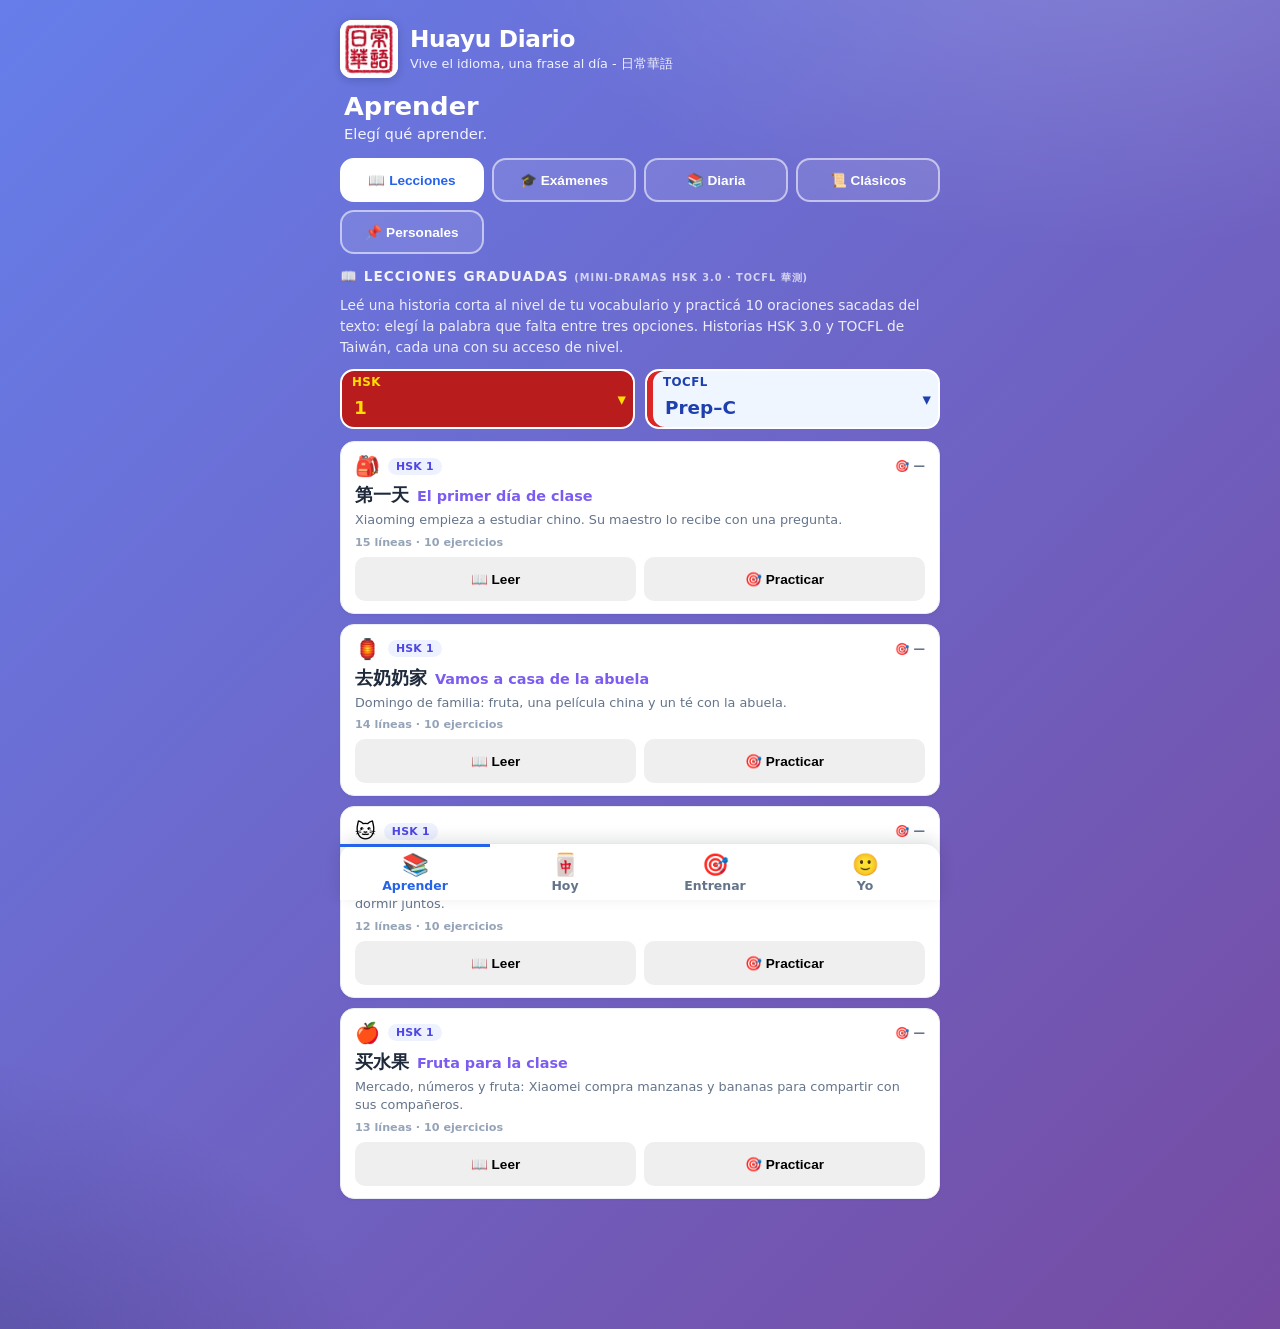
<file: index.html>
<!DOCTYPE html>
<html lang="es">
<head>
    <meta charset="UTF-8">
    <meta name="viewport" content="width=device-width, initial-scale=1.0">
    <title>Huayu Diario 日常華語 | Vive el idioma, una frase al día</title>
    <!-- v9.8: favicon con el sello rojo 日常華語 (reemplaza el SVG azul genérico) -->
    <link rel="icon" type="image/png" sizes="64x64" href="icons/favicon.png">
    <!-- PWA: instalable tipo app + offline -->
    <link rel="manifest" href="manifest.json">
    <meta name="theme-color" content="#667eea">
    <link rel="apple-touch-icon" href="icons/logo-192.png">
    <meta name="mobile-web-app-capable" content="yes">
    <meta name="apple-mobile-web-app-status-bar-style" content="default">
    <meta name="apple-mobile-web-app-title" content="Huayu Diario">
    <link rel="stylesheet" href="style.css?v=20261120c">
</head>
<body>
    <!-- v10 UX: skip link — primer elemento focusable del body -->
    <a class="skip-link" href="#main">Ir al contenido</a>

    <div class="container">
        <!-- v10 UX: header reducido a la marca + racha. Guía, Racha (botón),
             cambio de modo y tema viven en la vista "Yo". -->
        <header class="header header-branded">
            <div class="header-row">
                <div class="brand-block">
                    <img src="icons/logo-sello.png" alt="Sello 日常華語 — Huayu Diario" class="app-logo-img" width="58" height="58">
                    <div class="brand-text">
                        <h1 class="app-title" data-i18n="appTitle">Huayu Diario</h1>
                        <p class="app-slogan" data-i18n="appSlogan">Vive el idioma, una frase al día - 日常華語</p>
                    </div>
                </div>
                <!-- racha en vivo (HuayuStats.getSummary) — solo lectura · toca → estadísticas -->
                <button id="header-streak" class="header-streak hidden" type="button" title="Tu racha: días seguidos practicando. Toca para ver tu calendario y progreso" aria-label="Racha de días practicando — abrir estadísticas">🔥 <span id="header-streak-n">0</span></button>
            </div>
        </header>

        <main id="main">

        <!-- ============================================================
             VISTA HOY — practicar. Única pantalla con la tarjeta.
             ============================================================ -->
        <section class="view hidden" id="view-hoy" role="tabpanel" aria-labelledby="nav-hoy">
            <h2 class="sr-only">Hoy</h2>

            <!-- v9.62: Gagné evento 3 — activa conocimiento previo. Lo llena
                 renderLastSessionNote() (app.js) con HuayuStats.getLastSession();
                 si no hay sesión previa queda vacío/oculto (fallback silencioso). -->
            <p class="lessons-intro last-session-note hidden" id="last-session-note" role="status"></p>

            <!-- v10 UX: fila de estado (ya no es sticky). El texto lo escribe
                 updateBar() del SRS: "N para repasar hoy" / "N para repetir en
                 esta sesión" / "Repaso al día · volvé mañana" / mazo vacío. -->
            <div class="control-panel study-bar" id="control-panel">
                <button id="btn-srs" class="srs-bar-btn" type="button"
                        title="Repaso con repetición espaciada: las palabras que fallaste o marcaste vuelven justo antes de olvidarlas">
                    <span class="srs-bar-ico" aria-hidden="true">🔁</span>
                    <span id="srs-bar-label">Repaso inteligente</span>
                    <span id="srs-bar-badge" class="srs-bar-badge hidden">0</span>
                </button>
                <!-- v9.7x: Intercalar vive en Hoy (antes en Aprender): ordena las
                     tarjetas de ESTA vista y su aviso sale justo abajo, en #module-status. -->
                <button id="btn-interleaving" class="speed-btn" type="button" title="Práctica intercalada">🔀 Intercalar</button>
            </div>

            <!-- Estado del módulo (cargando / sin datos / info) -->
            <div id="module-status" class="module-status hidden" role="status"></div>

            <!-- Tarjeta de Oración -->
            <div class="card" id="sentence-card">
                <!-- v10 UX: la cabecera de herramientas conserva SOLO lo que
                     cambia cómo se ve la frase (hoja "Ver"). Audio, modos de
                     práctica, ejercicios y respaldo se mudaron a sus vistas. -->
                <div class="card-tools-header">
                    <div class="tools-gear-row">
                        <!-- v10: sesión del día (anillo) + contador real del módulo -->
                        <div class="session-meta" id="session-meta">
                            <span class="session-ring" id="session-ring" aria-hidden="true"><span id="session-ring-txt">0/10</span></span>
                            <span class="session-label" id="session-label">Sesión de hoy</span>
                        </div>
                        <button id="btn-tools-toggle" class="tools-gear" type="button"
                                aria-expanded="false" aria-controls="tools-row"
                                title="Cómo ver la frase: 简/繁, pinyin, tonos, letra grande, fuente">👁 Ver</button>
                    </div>
                    <div class="tools-row" id="tools-row">
                        <div class="script-toggle">
                            <button id="btn-simplified" class="script-btn active">简 简体</button>
                            <button id="btn-traditional" class="script-btn">繁 繁體</button>
                        </div>
                        <button id="btn-pinyin" class="pinyin-btn active">📖 Pinyin: ON</button>
                        <button id="btn-tones" class="btn-secondary hidden">🎨 Tonos: OFF</button>
                        <button id="btn-tone-info" class="btn-secondary btn-tone-info" type="button" title="Colores por tono: leyenda y esquema de colores" aria-label="Leyenda de colores por tono">ℹ️</button>
                        <!-- v9.7x: velocidad también acá (misma clave ac_speed que Yo → Ajustes → Audio).
                             Grande y la fuente china se mudaron a Yo → Ajustes. -->
                        <button id="btn-speed-hoy" class="speed-btn" type="button" title="Velocidad del audio (clic para cambiar)">🐢 0.85x</button>
                    </div>
                </div>

                <div class="card-header practice-top-row">
                    <div class="practice-meta">
                        <!-- R3: el distintivo es un botón: abre la hoja de módulos (module-sheet.js).
                             Si no entra en una línea, cede primero el contador, nunca la bandera. -->
                        <button type="button" class="mod-btn" id="mod-btn" aria-haspopup="dialog" aria-controls="mod-sheet">
                            <span class="mb-flag" id="card-flag" aria-hidden="true"></span><span class="mb-name card-level" id="card-level">HSK 1</span><span class="mb-caret" aria-hidden="true">▾</span><span class="mb-count">· <span class="card-number" id="card-number">1/20</span></span>
                        </button>
                        <!-- v9.47: contador de intentos históricos de esta tarjeta -->
                        <span class="card-attempts hidden" id="card-attempts"></span>
                        <!-- v9.63: chip de origen cuando la tarjeta viene de OTRA situación de Diaria (interleaving real) -->
                        <span class="card-mixed-chip hidden" id="card-mixed-chip"></span>
                    </div>

                    <div class="practice-progress-slot">
                        <div class="progress-track" aria-hidden="true"><div id="progress-bar" class="progress-fill" style="width:0%"></div></div>
                    </div>

                    <div class="practice-audio-actions">
                        <div class="audio-controls-inline">
                            <button id="btn-play-es" class="btn-audio-mini" aria-label="Escuchar en español">🔊 ES</button>
                            <button id="btn-play-cn" class="btn-audio-mini" aria-label="Escuchar en chino">🔊 CN</button>
                            <!-- v9.69: "Solo oído" (mudado de Entrenar) — toggle persistente,
                                 mismo ejercicio de siempre (audio primero, texto oculto,
                                 opciones múltiples), ahora activable donde se usa. -->
                            <button id="btn-listen" class="btn-audio-mini" type="button" aria-pressed="false"
                                    title="Solo oído: escuchá la frase antes de verla, sin texto a la vista"
                                    aria-label="Activar modo solo oído">🎧</button>
                            <button id="btn-record" class="btn-audio-mini btn-record" type="button"
                                    title="Tocá para grabar tu pronunciación" aria-label="Grabar mi pronunciación">🎤</button>
                        </div>
                    </div>
                </div>

                <div class="sentence-container">
                    <p class="sentence" id="sentence-text"></p>
                    <p class="pinyin-text hidden" id="pinyin-display"></p>
                    <p class="translation" id="translation-text"></p>
                </div>

                <!-- Input para respuesta -->
                <div class="answer-section" id="answer-section">
                    <label for="answer-input" class="sr-only">Tu respuesta</label>
                    <input type="text" id="answer-input" placeholder="Escribe la palabra faltante..." autocomplete="off" autocapitalize="off" spellcheck="false">
                    <button id="btn-handwrite" class="btn-secondary btn-handwrite hidden" type="button"
                            title="Escribir a mano (trazar con el dedo)" aria-label="Escribir la respuesta a mano">✍️</button>
                    <button id="btn-check" class="btn-primary" data-i18n="btnCheck">Verificar</button>
                </div>

                <!-- v10 UX: feedback anunciado por lectores de pantalla -->
                <div class="feedback hidden" id="feedback" role="status" aria-live="polite" aria-atomic="true">
                    <p id="feedback-text"></p>
                </div>

                <!-- v10 UX: acciones en DOS etapas.
                     Antes de responder: "No la sé" (revela + califica Otra vez).
                     Después de responder: Otra vez / Bien / Fácil con el
                     intervalo real del repaso debajo. -->
                <div class="card-actions">
                    <button id="btn-read-lesson" class="btn-secondary btn-lesson hidden" type="button"
                            title="Leer el texto completo de esta lección en el Lector" data-i18n="readLesson">📖 Leer lección</button>

                    <div class="pre-answer-row" id="pre-answer-row">
                        <button id="btn-reveal" class="btn-link" type="button" data-i18n="btnReveal">No la sé, mostrar respuesta</button>
                    </div>

                    <div class="grade-row hidden" id="grade-row" role="group" aria-label="¿Cómo te fue con esta frase?">
                        <button id="btn-not-know" class="btn-grade btn-warning" type="button" data-grade="again">
                            <span class="g-label" data-i18n="btnRepeat">Otra vez</span><small class="g-int" id="g-int-again">10 min</small>
                        </button>
                        <button id="btn-good" class="btn-grade btn-good" type="button" data-grade="good">
                            <span class="g-label" data-i18n="btnGood">Bien</span><small class="g-int" id="g-int-good">1 día</small>
                        </button>
                        <button id="btn-know" class="btn-grade btn-success" type="button" data-grade="easy">
                            <span class="g-label" data-i18n="btnKnow">Fácil</span><small class="g-int" id="g-int-easy">no vuelve</small>
                        </button>
                    </div>

                    <div class="nav-row">
                        <button id="btn-prev" class="btn-link btn-prev" type="button" title="Volver a la frase anterior (no cambia el repaso)" data-i18n="btnPrev">‹ Anterior</button>
                    </div>
                </div>
            </div>

            <!-- v10 UX: cierre de sesión (se muestra al completar la meta del día) -->
            <div id="session-done" class="card session-done hidden" role="status" aria-live="polite">
                <div class="sd-hero">🎉</div>
                <h3 class="sd-title" id="sd-title">¡Sesión completa!</h3>
                <p class="sd-text" id="sd-text">Practicaste 10 frases hoy.</p>
                <div class="sd-actions">
                    <button id="btn-session-more" class="btn-primary" type="button">10 más</button>
                    <button id="btn-session-done" class="btn-secondary" type="button">Listo por hoy</button>
                </div>
            </div>

            <!-- v7.5: GRABACIÓN Y EVALUACIÓN DE PRONUNCIACIÓN — v10: colapsado,
                 se abre solo al tocar 🎤 -->
            <details class="record-details" id="record-details">
                <summary class="record-summary">🎤 Pronunciación <span class="record-summary-sub">grabá y compará con la referencia</span></summary>
                <div id="record-panel" class="record-panel" role="region" aria-label="Grabación y evaluación de pronunciación">
                    <canvas id="record-wave" class="record-wave" height="34" aria-hidden="true"></canvas>
                    <div id="rec-dl" class="rec-dl hidden" aria-hidden="true"><div id="rec-dl-fill" class="rec-dl-fill"></div></div>
                    <p id="record-hint" class="record-hint" data-i18n="recordHint">👆 Tocá 🎤 para grabar tu pronunciación</p>
                    <div id="record-result" class="record-result hidden" aria-live="polite"></div>
                    <div id="record-row-actions" class="record-row hidden">
                        <button id="btn-play-my-rec" class="btn-secondary rec-action hidden" type="button" data-i18n="recMy">▶️ Escuchar mi grabación</button>
                        <button id="btn-play-ref" class="btn-secondary rec-action hidden" type="button" data-i18n="recRef">🔊 Referencia</button>
                        <button id="btn-rec-again" class="btn-secondary rec-action hidden" type="button" data-i18n="recAgain">🔁 Grabar de nuevo</button>
                    </div>
                    <p class="record-privacy" id="record-privacy-note">🔒 Tu voz se procesa localmente y no se guarda · 你的声音只在设备上处理，不会保存</p>
                </div>
            </details>
        </section>

        <!-- ============================================================
             VISTA APRENDER — elegir qué estudiar (catálogo).
             ============================================================ -->
        <section class="view" id="view-aprender" role="tabpanel" aria-labelledby="nav-aprender">
            <div class="view-head">
                <h2 class="view-title" data-i18n="viewAprender">Aprender</h2>
                <p class="view-sub" data-i18n="viewAprenderSub">Elegí qué aprender.</p>
            </div>

            <nav class="module-tabs" id="module-tabs" role="tablist" aria-label="Selectores de contenido">
                <button class="mtab active" id="tab-lessons" role="tab" aria-selected="true" aria-controls="panel-lessons" data-tab="lessons" type="button" data-i18n="tabLessons">📖 Lecciones</button>
                <button class="mtab" id="tab-exams" role="tab" aria-selected="false" aria-controls="panel-exams" data-tab="exams" type="button" data-i18n="tabExams">🎓 Exámenes</button>
                <button class="mtab" id="tab-daily" role="tab" aria-selected="false" aria-controls="panel-daily" data-tab="daily" type="button" data-i18n="tabDaily">📚 Diaria</button>
                <button class="mtab" id="tab-classics" role="tab" aria-selected="false" aria-controls="panel-classics" data-tab="classics" type="button" data-i18n="tabClassics">📜 Clásicos</button>
                <button class="mtab" id="tab-personal" role="tab" aria-selected="false" aria-controls="panel-personal" data-tab="personal" type="button">📌 Personales</button>
            </nav>

            <div class="tab-panels">
                <!-- Panel Lecciones graduadas (v9.0) -->
                <div class="tab-panel section-lessons" id="panel-lessons" role="tabpanel" aria-labelledby="tab-lessons">
                    <h3 class="section-title lessons-title"><span data-i18n="lessonsTitle">📖 LECCIONES GRADUADAS</span> <span class="lessons-sub">(mini-dramas HSK 3.0 · TOCFL 華測)</span></h3>
                    <p class="lessons-intro">Leé una historia corta al nivel de tu vocabulario y practicá 10 oraciones sacadas del texto: elegí la palabra que falta entre tres opciones. Historias HSK 3.0 y TOCFL de Taiwán, cada una con su acceso de nivel.</p>
                    <!-- v9.7x: dos botones-menú (<select> nativo) en lugar de las filas de
                         chips. Siguen DENTRO de #lesson-levels: lessons-dele.js lo oculta
                         en "aprendo español". Solo REFLEJAN data-level de #lesson-list
                         (lessons-graduated.js); el activo muestra el nivel, el otro su
                         placeholder deshabilitado ("HSK" / "TOCFL"). -->
                    <div class="lesson-levels" id="lesson-levels" role="group" aria-label="Filtrar por nivel">
                        <div class="lvsel-row">
                            <!-- v9.7x: dos líneas — etiqueta chica (examen) arriba y el nivel
                                 grande abajo (las opciones van sin el prefijo; el aria-label
                                 ya nombra el examen). Inactivo: el rango de niveles. -->
                            <label class="lvsel lvsel-hsk on">
                                <span class="lvsel-tag" aria-hidden="true">HSK</span>
                                <select id="sel-lv-hsk" aria-label="Lecciones HSK: elegí el nivel">
                                    <option value="" disabled hidden>1–9</option>
                                    <option value="1" selected>1</option>
                                    <option value="2">2</option>
                                    <option value="3">3</option>
                                    <option value="4">4</option>
                                    <option value="5">5</option>
                                    <option value="6">6</option>
                                    <option value="7-9">7-9</option>
                                </select>
                            </label>
                            <label class="lvsel lvsel-tocfl">
                                <span class="lvsel-tag" aria-hidden="true">TOCFL</span>
                                <!-- opciones generadas en JS desde TOCFL_ORDER (buildTocflOptions) -->
                                <select id="sel-lv-tocfl" aria-label="Lecciones TOCFL: elegí el nivel">
                                    <option value="" disabled hidden selected>Prep–C</option>
                                </select>
                            </label>
                        </div>
                    </div>
                    <div class="lesson-list" id="lesson-list" data-level="1"></div>
                    <!-- fichas de familia (lessons-familia.js + familia-ui.js): solo con un nivel TOCFL que las tenga -->
                    <div class="lesson-list fam-list hidden" id="fam-list"></div>
                </div>

                <!-- Panel Exámenes -->
                <div class="tab-panel section-exams hidden" id="panel-exams" role="tabpanel" aria-labelledby="tab-exams">
                    <h3 class="section-title" data-i18n="examsTitle">🎓 EXÁMENES INTERNACIONALES</h3>
                    <!-- R3: los exámenes y niveles se eligen en la hoja de módulos (botón del módulo, en Hoy) -->
                    <p class="lessons-intro" data-i18n="examsIntro">¿En qué nivel estás? Hacé el test de colocación: palabras reales del HSK 3.0, 4 opciones, sube de a un nivel. Para practicar un examen, tocá el botón del módulo arriba de la tarjeta, en Hoy.</p>
                    <!-- v10: único punto de entrada al test de colocación -->
                    <button id="btn-placement" class="placement-btn" type="button"
                            title="2 aciertos por nivel y subimos: descubrí en qué nivel HSK estás hoy"
                            data-i18n="placementTest">
                        🎯 Test de colocación — descubrí tu nivel
                    </button>
                    <p id="placement-status" class="placement-status hidden" role="status"></p>
                    <!-- R8: lecturas tipo examen (readings-pilot.js + readings-ui.js; el visor es el de lecciones) -->
                    <section class="rd-section" aria-labelledby="rd-title">
                        <h4 id="rd-title" class="rd-title">📖 Lecturas tipo examen</h4>
                        <p class="lessons-intro rd-intro">Textos cortos con preguntas de comprensión, como en la parte de lectura de los exámenes. Son textos originales de la app: el nivel es aproximado y <b>no es oficial</b>.</p>
                        <div id="reading-list" class="rd-list"></div>
                    </section>
                    <!-- R12: lecturas de estudio (tipo 'estudio'): más difíciles; no entran en la práctica tipo examen de Entrenar -->
                    <section class="rd-section hidden" id="rd-study-section" aria-labelledby="rd-study-title">
                        <h4 id="rd-study-title" class="rd-title">📚 Lecturas de estudio</h4>
                        <p class="lessons-intro rd-intro">Textos para leer y estudiar con calma: traen más palabras fuera de nivel (con asterisco en el glosario). Van aparte de las lecturas tipo examen.</p>
                        <div id="reading-study" class="rd-list"></div>
                    </section>
                </div>

                <!-- Panel Diaria -->
                <div class="tab-panel section-daily hidden" id="panel-daily" role="tabpanel" aria-labelledby="tab-daily">
                    <h3 class="section-title" data-i18n="dailyTitle">📚 PRÁCTICA DIARIA</h3>
                    <p class="lessons-intro" data-i18n="dailyIntro">Elegí una situación cotidiana: primero leés un diálogo corto para entender el contexto, después practicás sus frases sueltas con hueco ___. "Todas" mezcla las oraciones de todas las situaciones.</p>
                    <p class="aprender-hoy-hint" data-i18n="hoyHintDaily">↪ Elegí una situación y tocá ▶ Practicar en Hoy.</p>
                    <div class="category-filter daily-filter">
                        <div class="daily-dropdown" id="daily-dropdown">
                            <button id="btn-daily-toggle" class="daily-main-btn" type="button"
                                    aria-haspopup="menu" aria-expanded="false" aria-controls="daily-menu"
                                    title="Elegí una categoría de práctica diaria">
                                <span aria-hidden="true">📚</span> <span id="daily-current">Práctica Diaria</span>
                                <span class="daily-caret" aria-hidden="true">▾</span>
                            </button>
                            <ul id="daily-menu" class="daily-menu hidden" role="menu" aria-labelledby="btn-daily-toggle">
                                <li role="none"><button type="button" class="cat-btn" role="menuitem" data-module="todas">📖 Todas</button></li>
                                <li role="none"><button type="button" class="cat-btn" role="menuitem" data-module="Saludos">👋 Saludos</button></li>
                                <li role="none"><button type="button" class="cat-btn" role="menuitem" data-module="Supermercado">🛒 Supermercado</button></li>
                                <li role="none"><button type="button" class="cat-btn" role="menuitem" data-module="Migraciones">🛂 Migraciones</button></li>
                                <li role="separator" class="daily-menu-sep" aria-hidden="true"></li>
                                <li role="none"><button type="button" class="cat-btn" role="menuitem" data-module="En un restaurante">🍜 En un restaurante</button></li>
                                <li role="none"><button type="button" class="cat-btn" role="menuitem" data-module="En el colectivo">🚌 En el colectivo</button></li>
                                <li role="none"><button type="button" class="cat-btn" role="menuitem" data-module="En el subterráneo">🚇 En el subterráneo</button></li>
                                <li role="none"><button type="button" class="cat-btn" role="menuitem" data-module="En la clase de idioma">🏫 En la clase de idioma</button></li>
                                <li role="none"><button type="button" class="cat-btn" role="menuitem" data-module="En el shopping">🛍️ En el shopping</button></li>
                                <li role="none"><button type="button" class="cat-btn" role="menuitem" data-module="En el cine">🎬 En el cine</button></li>
                                <li role="none"><button type="button" class="cat-btn" role="menuitem" data-module="En el gimnasio">🏋️ En el gimnasio</button></li>
                                <li role="none"><button type="button" class="cat-btn" role="menuitem" data-module="Barrio chino">🏮 Barrio chino</button></li>
                            </ul>
                        </div>
                    </div>
                    <!-- v9.7x: elegir NO salta a Hoy; queda la elección a la vista y el salto es explícito -->
                    <div class="choice-confirm hidden" id="daily-choice" role="status" aria-live="polite">
                        <span class="choice-label"></span>
                        <button type="button" class="choice-go">▶ Practicar en Hoy</button>
                    </div>
                </div>

                <!-- Panel Clásicos -->
                <div class="tab-panel section-classics hidden" id="panel-classics" role="tabpanel" aria-labelledby="tab-classics">
                    <h3 class="section-title classics-title"><span data-i18n="classicsTitle">📜 CLÁSICOS ANTIGUOS</span> <span class="classics-sub">(Sabiduría Milenaria)</span></h3>
                    <p class="lessons-intro" data-i18n="classicsIntro">Elegí un clásico para practicar frases sueltas de sus enseñanzas más conocidas, o tocá 📖 Leer el texto original para recorrer el texto completo por capítulos, con pinyin y traducción.</p>
                    <p class="aprender-hoy-hint" data-i18n="hoyHintClassics">↪ Elegí un clásico del menú y tocá ▶ Practicar en Hoy; el texto original se lee acá.</p>
                    <div class="classics-dropdown" id="classics-dropdown">
                        <button id="btn-classics-toggle" class="classics-main-btn" type="button"
                                aria-haspopup="menu" aria-expanded="false" aria-controls="classics-menu"
                                title="Elegí un clásico para practicar">
                            <span aria-hidden="true">📜</span> <span id="classics-current">Clásicos Antiguos</span>
                            <span class="daily-caret" aria-hidden="true">▾</span>
                        </button>
                        <ul id="classics-menu" class="classics-menu hidden" role="menu" aria-labelledby="btn-classics-toggle">
                            <li role="none"><button type="button" class="cat-btn classic-item" role="menuitem" data-module="Clasicos-Daxue" aria-label="Gran Estudio, Dàxué">
                                <span class="ci-zh" lang="zh">大学</span><span class="ci-py">Dàxué</span><span class="ci-es">Gran Estudio</span></button></li>
                            <li role="none"><button type="button" class="cat-btn classic-item" role="menuitem" data-module="Clasicos-Lunyu" aria-label="Analectas, Lúnyǔ">
                                <span class="ci-zh" lang="zh">论语</span><span class="ci-py">Lúnyǔ</span><span class="ci-es">Analectas</span></button></li>
                            <li role="none"><button type="button" class="cat-btn classic-item" role="menuitem" data-module="Clasicos-Zhongyong" aria-label="Doctrina del Medio, Zhōngyōng">
                                <span class="ci-zh" lang="zh">中庸</span><span class="ci-py">Zhōngyōng</span><span class="ci-es">Doctrina del Medio</span></button></li>
                            <li role="none"><button type="button" class="cat-btn classic-item" role="menuitem" data-module="Clasicos-Mengzi" aria-label="Mencio, Mèngzǐ">
                                <span class="ci-zh" lang="zh">孟子</span><span class="ci-py">Mèngzǐ</span><span class="ci-es">Mencio</span></button></li>
                            <li role="none"><button type="button" class="cat-btn classic-item" role="menuitem" data-module="Clasicos-Sanzijing" aria-label="Clásico de los Tres Caracteres, Sānzìjīng">
                                <span class="ci-zh" lang="zh">三字经</span><span class="ci-py">Sānzìjīng</span><span class="ci-es">Tres Caracteres</span></button></li>
                            <li role="none"><button type="button" class="cat-btn classic-item" role="menuitem" data-module="Clasicos-Xiaojing" aria-label="Clásico de la Piedad Filial, Xiàojīng">
                                <span class="ci-zh" lang="zh">孝经</span><span class="ci-py">Xiàojīng</span><span class="ci-es">Piedad Filial</span></button></li>
                            <li role="none"><button type="button" class="cat-btn classic-item" role="menuitem" data-module="Clasicos-Daodejing" aria-label="Tao Te King, Dàodéjīng">
                                <span class="ci-zh" lang="zh">道德经</span><span class="ci-py">Dàodéjīng</span><span class="ci-es">Tao Te King</span></button></li>
                            <li role="none"><button type="button" class="cat-btn classic-item" role="menuitem" data-module="Clasicos-Xinjing" aria-label="Sutra del Corazón, Xīnjīng">
                                <span class="ci-zh" lang="zh">心经</span><span class="ci-py">Xīnjīng</span><span class="ci-es">Sutra del Corazón</span></button></li>
                            <li role="none"><button type="button" class="cat-btn classic-item" role="menuitem" data-module="Clasicos-Jingangjing" aria-label="Sutra del Diamante, Jīngāngjīng">
                                <span class="ci-zh" lang="zh">金刚经</span><span class="ci-py">Jīngāngjīng</span><span class="ci-es">Sutra del Diamante</span></button></li>
                        </ul>
                    </div>
                    <!-- v9.7x: elegir NO salta a Hoy; queda la elección a la vista y el salto es explícito -->
                    <div class="choice-confirm hidden" id="classics-choice" role="status" aria-live="polite">
                        <span class="choice-label"></span>
                        <button type="button" class="choice-go">▶ Practicar en Hoy</button>
                    </div>
                    <h4 class="cread-head">📖 Leer el texto original <span class="cread-sub">por bloques, como las lecciones</span></h4>
                    <div class="cread-list" id="cread-list" role="group" aria-label="Leer el texto original de un clásico"></div>
                </div>

                <!-- Panel Personales (v9.7x): textos propios pegados en el Lector,
                     guardados en IndexedDB (personal-lessons.js) — texto libre, sin
                     nivel HSK/TOCFL/DELE asociado. -->
                <div class="tab-panel section-personal hidden" id="panel-personal" role="tabpanel" aria-labelledby="tab-personal">
                    <h3 class="section-title">📌 MIS LECTURAS</h3>
                    <p class="lessons-intro">Textos que guardaste desde el Lector (Entrenar) — se leen y se escuchan tal cual, sin ejercicios.</p>
                    <div class="lesson-list" id="personal-list"></div>
                </div>
            </div>
        </section>

        <!-- ============================================================
             VISTA ENTRENAR — habilidades sueltas (el gimnasio).
             ============================================================ -->
        <section class="view hidden" id="view-entrenar" role="tabpanel" aria-labelledby="nav-entrenar">
            <div class="view-head">
                <h2 class="view-title" data-i18n="viewEntrenar">Entrenar</h2>
                <p class="view-sub" data-i18n="viewEntrenarSub">Ejercicios sueltos para el oído, la voz y la mano.</p>
            </div>

            <div class="train-grid">
                <button id="btn-mp-pairs" class="train-card" type="button" title="Entrenamiento de oído: palabras que solo difieren en el tono (HSK 1-2). ¿Cuál escuchaste?">
                    <span class="tc-ico" aria-hidden="true">🎯</span>
                    <span class="tc-title">Pares mínimos</span>
                    <span class="tc-sub">¿买 o 卖? Distinguí tonos de oído</span>
                </button>
                <!-- v9.69: "Solo oído" se mudó a Hoy (junto a 🔊 CN / 🎤 en el
                     header del ejercicio) — solo tenía efecto visible ahí. -->
                <!-- v9.70: reemplazo prometido — Podcast: escuchar una lección
                     de Aprender de corrido, manos libres, sin texto por defecto. -->
                <button id="btn-podcast" class="train-card" type="button" title="Escuchá una lección de Aprender de corrido, manos libres, sin texto a la vista">
                    <span class="tc-ico" aria-hidden="true">🎙️</span>
                    <span class="tc-title">Podcast</span>
                    <span class="tc-sub">Escuchá una lección entera de Aprender, de corrido</span>
                </button>
                <button id="btn-train-record" class="train-card" type="button" title="Grabá lo que quieras decir (hasta 30 s) y mirá qué entendió la IA">
                    <span class="tc-ico" aria-hidden="true">🎤</span>
                    <span class="tc-title">Pronunciación libre</span>
                    <span class="tc-sub">Grabá y mirá qué entendió la IA — estilo chat, sin frase fija</span>
                </button>
                <button id="btn-train-write" class="train-card" type="button" title="Practicá los trazos de las palabras que tenés para repasar hoy">
                    <span class="tc-ico" aria-hidden="true">✍️</span>
                    <span class="tc-title">Escribir a mano</span>
                    <span class="tc-sub">Elegí una palabra de tu repaso del día y trazala de memoria</span>
                </button>
                <!-- R7: la práctica tipo examen se mudó de Exámenes a Entrenar (exam-practice.js; piloto
                     TOCFL Prep / A1 y HSK 1). Solo en «aprendo chino»: en cn-es se oculta como Pares mínimos. -->
                <button id="btn-exam-practice" class="train-card" type="button" aria-haspopup="dialog" aria-controls="exam-pop" title="20 ítems de escuchar, leer y ordenar con el vocabulario de tu nivel. Es práctica: no es un examen oficial">
                    <span class="tc-ico" aria-hidden="true">📝</span>
                    <span class="tc-title">Práctica tipo examen</span>
                    <span class="tc-sub">Escuchar, leer y ordenar · no oficial</span>
                </button>
            </div>

            <!-- LECTOR DE TEXTO LIBRE -->
            <div class="reader-banner" id="reader-banner">
                <div class="reader-head">
                    <h3 class="section-title" data-i18n="readerTitle">🗣️ Lector de texto</h3>
                    <span id="reader-lang" class="reader-lang">🌐 Detectado: —</span>
                </div>
                <label for="reader-input" class="sr-only">Texto para leer en voz alta</label>
                <textarea id="reader-input" class="reader-input" rows="3" maxlength="1200" placeholder="Pegá acá texto en chino 你好 o en español... y lo leo en voz alta con la voz elegida"></textarea>
                <div class="reader-library">
                    <select id="reader-library" class="reader-library-select" aria-label="Biblioteca de lecturas">
                        <option value="" data-i18n="libraryOpt">📚 Biblioteca de lecturas…</option>
                    </select>
                    <button id="btn-library-load" class="btn-secondary" type="button" title="Cargar la lectura elegida en el Lector" data-i18n="libraryLoad">Cargar</button>
                </div>
                <div id="reader-preview" class="reader-preview hidden" aria-live="polite"></div>
                <div class="reader-actions">
                    <button id="btn-reader-speed" class="speed-btn" type="button"></button>
                    <button id="btn-reader-kara" class="speed-btn" type="button" title="Resalta cada palabra china al ritmo de la voz (preferencia compartida con Clásicos y Lecciones)">✨ Karaoke: OFF</button>
                    <button id="btn-reader-clear" class="btn-secondary" type="button" data-i18n="readerClear">🗑️ Limpiar</button>
                    <button id="btn-reader-save" class="btn-secondary" type="button" title="Guardar este texto en Mis lecturas (Aprender → 📌 Personales)">💾 Guardar</button>
                    <button id="btn-reader-play" class="btn-primary" type="button" data-i18n="readerPlay">🔊 Leer</button>
                </div>
            </div>

            <!-- PLANILLAS DE ESCRITURA 写字 -->
            <div class="reader-banner writer-banner" id="writer-banner">
                <div class="reader-head">
                    <h3 class="section-title">✍️ Planillas de escritura 写字</h3>
                    <span class="reader-lang">hojas A4 para imprimir, con orden de trazos</span>
                </div>
                <!-- v9.11x: panel reordenado en grupos — (a) caracteres, (b) estilo
                     de hoja, (c) ajustes por carácter, (d) estado, (e) acciones —
                     para que se lea de arriba a abajo en el orden en que se decide
                     cada cosa, en vez de "Trazos" y "Composición" sueltos como dos
                     interruptores aparte (ver pzTrazos, unificado). -->
                <label for="pz-input" class="sr-only">Caracteres para la planilla</label>
                <textarea id="pz-input" class="reader-input" rows="2" maxlength="80" placeholder="Pegá los caracteres a practicar, ej.: 你是哪国人"></textarea>
                <div class="pz-options">
                    <button id="btn-pz-module" class="btn-secondary pz-module-btn" type="button" title="Cargar los caracteres de las palabras del módulo activo">📋 Usar módulo: <b id="pz-module-name">Todas</b></button>
                </div>
                <div class="pz-options">
                    <label class="pz-label" for="select-pz-style">Estilo de hoja
                        <select id="select-pz-style" class="level-dropdown">
                            <option value="clasica" selected>Clásica (celdas)</option>
                            <option value="cuaderno">Cuaderno 筆順 + 寫字</option>
                        </select>
                    </label>
                    <label class="pz-label" for="select-pz-cells">Celdas por fila
                        <select id="select-pz-cells" class="level-dropdown">
                            <option value="10">10 (celdas grandes)</option>
                            <option value="12" selected>12 (normal)</option>
                            <option value="14">14 (más repaso)</option>
                        </select>
                    </label>
                </div>
                <div class="pz-options">
                    <button id="btn-pz-trazos" class="speed-btn active" type="button" title="Clásica: celdas con la secuencia paso a paso después del modelo. Cuaderno: fila de trazos sobre las celdas de calco.">✍️ Orden de trazos: ON</button>
                    <button id="btn-pz-radical" class="speed-btn" type="button" title="Estilo Cuaderno: mostrar el radical del carácter por separado — piloto, descarga un diccionario externo la 1.ª vez que se usa">部 Radical: OFF</button>
                    <label class="pz-label" for="select-pz-pron">Pronunciación
                        <select id="select-pz-pron" class="level-dropdown">
                            <option value="none">Ninguna</option>
                            <option value="pinyin" selected>Pinyin</option>
                            <option value="zhuyin">Zhuyin 注音</option>
                        </select>
                    </label>
                    <button id="btn-pz-significado" class="speed-btn" type="button" title="Estilo Cuaderno: mostrar el significado mínimo (primera acepción) de cada carácter">📖 Significado: OFF</button>
                </div>
                <div id="pz-counter" class="pz-counter" role="status">📊 Hoja A4…</div>
                <div id="pz-status" class="module-status hidden" role="status"></div>
                <div class="reader-actions">
                    <button id="btn-pz-generate" class="btn-primary" type="button">📄 Generar hoja</button>
                    <button id="btn-pz-pdf" class="btn-success hidden" type="button">⬇️ Descargar PDF</button>
                    <button id="btn-pz-print" class="btn-secondary hidden" type="button" title="Imprimir en papel (abre el diálogo del sistema)" aria-label="Imprimir">🖨️</button>
                </div>
                <div id="pz-preview" class="pz-preview hidden"></div>
            </div>
        </section>

        <!-- ============================================================
             VISTA YO — progreso y ajustes.
             ============================================================ -->
        <section class="view hidden" id="view-yo" role="tabpanel" aria-labelledby="nav-yo">
            <div class="view-head">
                <h2 class="view-title" data-i18n="viewYo">Yo</h2>
                <p class="view-sub" data-i18n="viewYoSub">Tu progreso, tu repaso y los ajustes de la app.</p>
            </div>

            <div class="card yo-card yo-progress">
                <h3 class="yo-h" data-i18n="yoProgress">📈 Progreso</h3>
                <div class="stats stats-bottom">
                    <span id="stats-known">✅ Conocidas: 0</span>
                    <span id="stats-new">🎖️ Nuevas: 0</span>
                </div>
                <!-- onboarding.js inyecta 📖 Guía y stats.js 📊 Racha acá -->
                <div class="header-actions yo-actions"></div>
            </div>

            <!-- Panel de Vocabulario -->
            <div class="vocabulary-panel">
                <h3 data-i18n="vocabTitle">📚 Palabras aprendidas</h3>
                <p class="vocab-hint" data-i18n="vocabHint">Se guardan automáticamente al cerrar el navegador · tocá una palabra para ver su traducción</p>
                <div id="vocab-list"></div>
            </div>

            <div class="card yo-card yo-settings">
                <h3 class="yo-h" data-i18n="yoSettings">⚙️ Ajustes</h3>

                <div class="set-row">
                    <span class="set-label" data-i18n="setMode">Estoy aprendiendo</span>
                    <button id="btn-toggle-lang-mode" class="lang-switch-btn set-ctrl" type="button" title="Cambiar la dirección de aprendizaje">🇨🇳 Chino · cambiar a Español</button>
                </div>
                <div class="set-row">
                    <span class="set-label" data-i18n="setTheme">Tema</span>
                    <button id="btn-theme" class="theme-toggle set-ctrl" aria-label="Cambiar tema">🌙</button>
                </div>
                <!-- v9.7x: cómo se ve el texto chino. 简/繁 es el MISMO estado que el de
                     la hoja 👁 Ver de Hoy (charType); Grande y la fuente se mudaron desde Hoy. -->
                <div class="set-row">
                    <span class="set-label" data-i18n="setScript">Escritura</span>
                    <div class="set-ctrl script-toggle set-script" role="group" aria-label="Escritura: simplificado o tradicional">
                        <button id="btn-simplified-set" class="script-btn" type="button">简 简体</button>
                        <button id="btn-traditional-set" class="script-btn" type="button">繁 繁體</button>
                    </div>
                </div>
                <div class="set-row">
                    <span class="set-label" data-i18n="setGrand">Letra grande</span>
                    <button id="btn-grand" class="speed-btn set-ctrl" type="button" title="Letras grandes para leer cómodo (modo abuelo)">🅰 Grande</button>
                </div>
                <div class="set-row">
                    <span class="set-label" data-i18n="setFont">Fuente china</span>
                    <button id="btn-font-mode" class="speed-btn set-ctrl" type="button" title="Cambiar fuente china">字体</button>
                </div>
                <div class="set-row">
                    <span class="set-label" data-i18n="setAudio">Audio</span>
                    <div class="set-ctrl set-group">
                        <button id="btn-speed" class="speed-btn" type="button" title="Velocidad del audio (clic para cambiar)">🐢 0.85x</button>
                        <button id="btn-voice-zh" class="speed-btn voice-btn" type="button" title="Voz china (clic para cambiar)">🇨🇳👩</button>
                        <button id="btn-voice-es" class="speed-btn voice-btn" type="button" title="Voz española (clic para cambiar)">🇦🇷👩</button>
                    </div>
                </div>
                <div class="set-row">
                    <span class="set-label" data-i18n="setSession">Meta diaria</span>
                    <div class="set-ctrl set-group" id="session-goal-group" role="group" aria-label="Frases por sesión">
                        <button type="button" class="speed-btn goal-btn" data-goal="5">5</button>
                        <button type="button" class="speed-btn goal-btn active" data-goal="10">10</button>
                        <button type="button" class="speed-btn goal-btn" data-goal="20">20</button>
                    </div>
                </div>
                <div class="set-row">
                    <span class="set-label" data-i18n="setStrokes">Tolerancia de trazos</span>
                    <div class="set-ctrl set-group" id="stroke-leniency-group" role="group" aria-label="Tolerancia de trazos">
                        <button type="button" class="speed-btn len-btn" data-lv="strict" data-i18n="lenStrict">🎯 Estricta</button>
                        <button type="button" class="speed-btn len-btn active" data-lv="normal" data-i18n="lenNormal">⚖️ Normal</button>
                        <button type="button" class="speed-btn len-btn" data-lv="lenient" data-i18n="lenLenient">🫧 Permisiva</button>
                    </div>
                </div>
                <div class="set-row">
                    <span class="set-label" data-i18n="setData">Datos</span>
                    <div class="set-ctrl set-group">
                        <button id="btn-backup" class="speed-btn" type="button" title="Respaldo: guardar tu progreso en un archivo o exportarlo a Anki">💾 Respaldo y Anki</button>
                        <button id="btn-install" class="speed-btn install-btn hidden" type="button" title="Instalar como app en tu celular o PC" data-i18n="installApp">📲 Instalar app</button>
                    </div>
                </div>
                <!-- sw-aviso.js: estado del precache (qué archivos del modo sin conexión faltan). Oculta si no hay service worker. -->
                <div class="set-row hidden" id="row-sw-estado">
                    <span class="set-label" data-i18n="setOffline">Modo sin conexión</span>
                    <div class="set-ctrl sw-estado">
                        <span id="sw-estado-txt" class="sw-estado-txt" role="status"></span>
                        <ul id="sw-estado-lista" class="sw-estado-lista hidden"></ul>
                        <button id="btn-sw-reintentar" class="speed-btn hidden" type="button"></button>
                    </div>
                </div>
            </div>

            <div class="danger-zone">
                <button id="btn-reset" class="btn-reset" data-i18n="btnReset">🗑️ Borrar progreso</button>
            </div>

            <footer class="app-footer" id="app-footer">
                <span class="app-footer-brand">日常華語 · Huayu Diario</span>
            </footer>
        </section>

        </main>

        <!-- v10 UX: barra de navegación inferior (roving tabindex en app.js) -->
        <nav class="app-nav" id="app-nav" role="tablist" aria-label="Secciones de la app">
            <button class="nav-btn active" id="nav-aprender" role="tab" aria-selected="true" aria-controls="view-aprender" data-view="aprender" type="button" tabindex="0">
                <span class="nav-ico" aria-hidden="true">📚</span><span class="nav-txt" data-i18n="navAprender">Aprender</span>
            </button>
            <button class="nav-btn" id="nav-hoy" role="tab" aria-selected="false" aria-controls="view-hoy" data-view="hoy" type="button" tabindex="-1">
                <span class="nav-ico" aria-hidden="true">🀄</span><span class="nav-txt" data-i18n="navHoy">Hoy</span>
            </button>
            <button class="nav-btn" id="nav-entrenar" role="tab" aria-selected="false" aria-controls="view-entrenar" data-view="entrenar" type="button" tabindex="-1">
                <span class="nav-ico" aria-hidden="true">🎯</span><span class="nav-txt" data-i18n="navEntrenar">Entrenar</span>
            </button>
            <button class="nav-btn" id="nav-yo" role="tab" aria-selected="false" aria-controls="view-yo" data-view="yo" type="button" tabindex="-1">
                <span class="nav-ico" aria-hidden="true">🙂</span><span class="nav-txt" data-i18n="navYo">Yo</span>
            </button>
        </nav>

    </div>

    <div id="offline-pill" class="offline-pill hidden" role="status">📴 Sin conexión · uso la voz del sistema</div>

    <!-- POPUP: traducción de una palabra del cajón de vocabulario -->
    <div id="vocab-pop" class="vocab-pop hidden" role="dialog" aria-label="Traducción de la palabra">
        <button id="btn-vocab-pop-close" class="vocab-pop-close" type="button" aria-label="Cerrar">✕</button>
        <div id="vocab-pop-body"></div>
    </div>

    <!-- v7.16: BANNER de práctica de trazos (pantalla completa) -->
    <div id="writer-practice-banner" class="wp-banner hidden" role="dialog" aria-modal="true" aria-label="Práctica de trazos">
        <div class="wp-top">
            <h3 id="wp-title">Practicar</h3>
            <button id="btn-wp-close" type="button" class="wp-close" aria-label="Cerrar práctica">✕</button>
        </div>
        <div class="wp-body">
            <div id="wp-target" class="wp-canvas"></div>
            <div id="wp-nav" class="wp-nav hidden">
                <button id="btn-wp-prev" type="button" class="btn-secondary" aria-label="Carácter anterior">◀</button>
                <span id="wp-counter">1 / 2</span>
                <button id="btn-wp-next" type="button" class="btn-secondary" aria-label="Carácter siguiente">▶</button>
            </div>
            <div class="wp-controls">
                <button id="btn-wp-animate" type="button" class="btn-secondary">▶ Animar</button>
                <button id="btn-wp-quiz" type="button" class="btn-primary">✍ Trazar</button>
            </div>
            <p class="wp-hint" id="wp-hint">Trazá con el dedo sobre el carácter gris</p>
        </div>
    </div>

    <!-- v9.34: BANNER de respuesta a mano -->
    <div id="handwrite-banner" class="wp-banner hidden" role="dialog" aria-modal="true" aria-label="Escribir la respuesta a mano">
        <div class="wp-top">
            <h3 id="hw-title">✍ Tu respuesta a mano</h3>
            <button id="btn-hw-close" type="button" class="wp-close" aria-label="Cerrar escritura a mano">✕</button>
        </div>
        <div class="wp-body">
            <div id="hw-target" class="wp-canvas"></div>
            <p class="hw-count" id="hw-count">1 / 1</p>
            <div class="wp-controls">
                <button id="btn-hw-hint" type="button" class="btn-secondary" title="Mirar cómo se escribe">💡 Pista</button>
                <button id="btn-hw-keyboard" type="button" class="btn-secondary" title="Volver al teclado sin rellenar">⌨️ Teclado</button>
            </div>
            <p class="wp-hint" id="hw-hint">Escribí el carácter de memoria (no lo vas a ver)</p>
        </div>
    </div>

    <!-- v7.11: POPUP leyenda de tonos + esquema de colores -->
    <div id="tone-legend-pop" class="vocab-pop hidden" role="dialog" aria-label="Leyenda de tonos y colores">
        <button id="btn-tone-legend-close" class="vocab-pop-close" type="button" aria-label="Cerrar">✕</button>
        <div id="tone-legend-body">
            <h3 class="tl-title">🎨 Colores por tono</h3>
            <p class="tl-intro">Cada color indica el tono de la sílaba (activá 🎨 Tonos para verlo en las frases):</p>
            <div class="tl-grid">
                <div class="tl-row"><span class="tl-sample tone-1">ā</span><span class="tl-label">Tono 1 · alto y plano</span></div>
                <div class="tl-row"><span class="tl-sample tone-2">á</span><span class="tl-label">Tono 2 · sube</span></div>
                <div class="tl-row"><span class="tl-sample tone-3">ǎ</span><span class="tl-label">Tono 3 · baja y sube poco</span></div>
                <div class="tl-row"><span class="tl-sample tone-4">à</span><span class="tl-label">Tono 4 · cae fuerte</span></div>
                <div class="tl-row"><span class="tl-sample tone-5">a</span><span class="tl-label">Tono 5 · neutro, sin énfasis</span></div>
            </div>
            <div class="tl-demo" aria-hidden="true"><span class="tone-1">妈</span><span class="tone-1">妈</span><span class="tone-2">骑</span><span class="tone-3">马</span>，<span class="tone-3">马</span><span class="tone-4">慢</span>，<span class="tone-1">妈</span><span class="tone-1">妈</span><span class="tone-4">骂</span><span class="tone-3">马</span>。</div>
            <h4 class="tl-sub">⚙️ Esquema de colores</h4>
            <div class="tl-schemes">
                <label class="tl-opt"><input type="radio" name="tone-scheme" value="standard" checked> Estándar (colores de la app)</label>
                <label class="tl-opt"><input type="radio" name="tone-scheme" value="colorblind"> Amigable para daltonismo (Okabe-Ito)</label>
                <label class="tl-opt"><input type="radio" name="tone-scheme" value="pleco"> Estilo Pleco</label>
                <label class="tl-opt"><input type="radio" name="tone-scheme" value="dummitt"> Estilo Dummitt</label>
                <label class="tl-opt"><input type="radio" name="tone-scheme" value="custom"> Personalizado</label>
            </div>
            <div id="tone-custom-colors" class="tl-custom hidden">
                <label>1<input type="color" id="tc-1" value="#2563eb" aria-label="Color del tono 1"></label>
                <label>2<input type="color" id="tc-2" value="#d97706" aria-label="Color del tono 2"></label>
                <label>3<input type="color" id="tc-3" value="#16a34a" aria-label="Color del tono 3"></label>
                <label>4<input type="color" id="tc-4" value="#dc2626" aria-label="Color del tono 4"></label>
                <label>·<input type="color" id="tc-5" value="#64748b" aria-label="Color del tono neutro"></label>
            </div>
            <label class="tl-check"><input type="checkbox" id="chk-tone-legend-once"> No mostrar esta leyenda al activar los tonos</label>
            <p id="tone-credits" class="tl-credits hidden"></p>
        </div>
    </div>

    <!-- v7.20: POPUP Test de Colocación -->
    <div id="placement-pop" class="vocab-pop hidden" role="dialog" aria-modal="true" aria-label="Test de colocación HSK">
        <button id="btn-placement-close" class="vocab-pop-close" type="button" aria-label="Cerrar">✕</button>
        <div id="placement-body"></div>
    </div>

    <!-- v9.7x: POPUP guardar/renombrar en Mis lecturas (personal-lessons.js) -->
    <div id="personal-pop" class="vocab-pop hidden" role="dialog" aria-modal="true" aria-label="Guardar en Mis lecturas">
        <button id="btn-personal-close" class="vocab-pop-close" type="button" aria-label="Cerrar">✕</button>
        <div id="personal-pop-body"></div>
    </div>

    <!-- v9.61: POPUP escena coherente de Práctica Diaria (antes de las frases sueltas) -->
    <div id="daily-story-pop" class="vocab-pop hidden" role="dialog" aria-modal="true" aria-label="Situación completa">
        <button id="btn-daily-story-close" class="vocab-pop-close" type="button" aria-label="Cerrar">✕</button>
        <div id="daily-story-body"></div>
    </div>

    <!-- R3: hoja de módulos «¿Qué practicás?» (module-sheet.js; Atrás = ✕ vía nav.js) -->
    <div id="mod-sheet" class="ms-overlay hidden">
        <div class="ms-sheet" role="dialog" aria-modal="true" aria-labelledby="ms-title">
            <div class="ms-head">
                <h3 id="ms-title">¿Qué practicás?</h3>
                <button type="button" class="ms-close" id="btn-mod-sheet-close" aria-label="Cerrar">✕</button>
            </div>
            <div class="ms-body" id="ms-body"></div>
        </div>
    </div>

    <!-- v9.67: POPUP guía corta, una sola vez por sección (feature-tips.js) -->
    <div id="feature-tip-pop" class="vocab-pop hidden" role="dialog" aria-modal="true" aria-label="Guía rápida">
        <button id="btn-feature-tip-close" class="vocab-pop-close" type="button" aria-label="Cerrar">✕</button>
        <div id="feature-tip-body"></div>
    </div>

    <!-- v7.21: POPUP Repaso SRS -->
    <div id="srs-pop" class="vocab-pop hidden" role="dialog" aria-modal="true" aria-label="Repaso con repetición espaciada">
        <button id="btn-srs-close" class="vocab-pop-close" type="button" aria-label="Cerrar">✕</button>
        <div id="srs-body"></div>
    </div>

    <!-- v9.7x: POPUP dedicado "Escribir a mano" (Entrenar) — lista las
         palabras del repaso de hoy; tocar una abre DIRECTO el lienzo de
         trazos (writer-practice-banner), sin pasar por el quiz de
         repaso y sin quedar superpuesto a #srs-pop. -->
    <div id="write-pop" class="vocab-pop hidden" role="dialog" aria-modal="true" aria-label="Escribir a mano">
        <button id="btn-write-close" class="vocab-pop-close" type="button" aria-label="Cerrar">✕</button>
        <div id="write-body"></div>
    </div>

    <!-- v9.3: RESPALDO de progreso + exportar a Anki -->
    <div id="backup-pop" class="vocab-pop hidden" role="dialog" aria-modal="true" aria-label="Respaldo de progreso">
        <button id="btn-backup-close" class="vocab-pop-close" type="button" aria-label="Cerrar">✕</button>
        <div id="backup-body">
            <h3 class="bk-title">💾 Respaldo de progreso</h3>
            <p class="bk-intro">Guardá tus palabras, tu mazo de repaso y tu progreso en un archivo:
                podés importarlo en otro equipo (por ejemplo de la app de GitHub a la de Vercel)
                o llevárselo a <b>Anki</b>.</p>
            <div class="bk-actions">
                <button id="btn-backup-export" class="btn-primary" type="button">⬇️ Descargar respaldo (.json)</button>
                <button id="btn-backup-import" class="btn-secondary" type="button">⬆️ Importar respaldo</button>
                <label for="backup-file" class="sr-only">Archivo de respaldo</label>
                <input type="file" id="backup-file" accept=".json,application/json" class="hidden">
                <button id="btn-anki-export" class="btn-secondary" type="button">📤 Exportar a Anki (.txt)</button>
            </div>
            <p class="bk-note" id="backup-msg">Anki: Archivo → Importar → elegí el .txt · columnas: Chino · Pinyin · Español.</p>
        </div>
    </div>

    <!-- v9.0: LECCIONES GRADUADAS — overlay de lectura + práctica -->
    <div id="lesson-pop" class="lq-pop hidden" role="dialog" aria-modal="true" aria-label="Lección graduada">
        <div class="lq-inner">
            <div class="lq-header">
                <span id="lq-progress-num" class="lq-progress-num">1/10</span>
                <div id="lq-segments" class="lq-segments" aria-hidden="true"></div>
                <button id="lq-close" class="lq-x" type="button" aria-label="Cerrar">✕</button>
            </div>
            <div id="lq-body" class="lq-body"></div>
        </div>
    </div>

    <!-- R5: PRÁCTICA TIPO EXAMEN (exam-practice.js; Atrás = ✕ vía nav.js) -->
    <div id="exam-pop" class="lq-pop hidden" role="dialog" aria-modal="true" aria-label="Práctica tipo examen">
        <div class="lq-inner">
            <div class="lq-header">
                <span id="ex-num" class="lq-progress-num"></span>
                <div id="ex-seg" class="lq-segments" aria-hidden="true"></div>
                <button id="ex-close" class="lq-x" type="button" aria-label="Cerrar">✕</button>
            </div>
            <div id="ex-body" class="lq-body"></div>
        </div>
    </div>

    <!-- v9.2: LECTOR DE CLÁSICOS -->
    <div id="cread-pop" class="lq-pop hidden" role="dialog" aria-modal="true" aria-label="Leer clásico">
        <div class="lq-inner">
            <div class="lq-header">
                <span id="cr-progress-num" class="lq-progress-num">📖</span>
                <div id="cr-segments" class="lq-segments" aria-hidden="true"></div>
                <button id="cr-close" class="lq-x" type="button" aria-label="Cerrar">✕</button>
            </div>
            <div id="cr-body" class="lq-body"></div>
        </div>
    </div>

    <!-- v9.20: PARES MÍNIMOS -->
    <div id="mp-pop" class="lq-pop hidden" role="dialog" aria-modal="true" aria-label="Pares mínimos: discriminación tonal">
        <div class="lq-inner">
            <div class="lq-header">
                <span id="mp-progress-num" class="lq-progress-num">🎯</span>
                <div id="mp-segments" class="lq-segments" aria-hidden="true"></div>
                <button id="mp-close" class="lq-x" type="button" aria-label="Cerrar">✕</button>
            </div>
            <div id="mp-body" class="lq-body"></div>
        </div>
    </div>

    <!-- v9.70: PODCAST — escuchar una lección de Aprender de corrido, manos
         libres (reemplaza a "Solo oído" en Entrenar, v9.69) -->
    <div id="podcast-pop" class="lq-pop hidden" role="dialog" aria-modal="true" aria-label="Podcast: escuchar una lección">
        <div class="lq-inner">
            <div class="lq-header">
                <span id="pd-progress-num" class="lq-progress-num">🎙️</span>
                <div id="pd-segments" class="lq-segments" aria-hidden="true"></div>
                <button id="pd-close" class="lq-x" type="button" aria-label="Cerrar">✕</button>
            </div>
            <div id="pd-body" class="lq-body"></div>
        </div>
    </div>

    <!-- v9.7x: PRONUNCIACIÓN LIBRE — grabar y ver qué entendió la IA,
         estilo chat/TalkPal (reemplaza el atajo "Pronunciación" de
         Entrenar, que saltaba a Hoy; el comparador contra la frase
         objetivo de Hoy sigue existiendo ahí, sin tocar) -->
    <div id="talk-pop" class="lq-pop hidden" role="dialog" aria-modal="true" aria-label="Pronunciación libre">
        <div class="lq-inner">
            <div class="lq-header">
                <span class="lq-progress-num">🎤</span>
                <div class="lq-segments" aria-hidden="true"></div>
                <button id="talk-close" class="lq-x" type="button" aria-label="Cerrar">✕</button>
            </div>
            <div id="tk-body" class="lq-body"></div>
        </div>
    </div>

    <!-- GUÍA DE INSTALACIÓN -->
    <div id="install-help" class="install-help hidden" role="dialog" aria-label="Cómo instalar la app">
        <div class="install-help-card">
            <button id="btn-install-help-close" class="install-help-close" type="button" aria-label="Cerrar">✕</button>
            <h3>📲 Cómo instalar la app</h3>
            <div class="install-help-cols">
                <div data-platform="android">
                    <h4>🤖 Android (Chrome, Brave u Opera)</h4>
                    <ol>
                        <li>Menú <b>⋮</b> (arriba a la derecha)</li>
                        <li>Tocá <b>“Instalar aplicación”</b> o <b>“Añadir a pantalla de inicio”</b></li>
                        <li>Confirmá ✅</li>
                    </ol>
                    <p class="install-help-note">ℹ️ No se descarga ningún APK: la instalación es instantánea y crea el ícono en tu pantalla de inicio. En Brave el ícono puede quedar solo ahí (no en el cajón de apps) — funciona igual.</p>
                </div>
                <div data-platform="desktop">
                    <h4>💻 PC / Mac (Chrome, Edge o Brave)</h4>
                    <ol>
                        <li>Buscá el ícono <b>⊕ Instalar</b> al final de la barra de direcciones, <b>o</b></li>
                        <li>Menú <b>⋮</b> → <b>“Guardar y compartir”</b> → <b>“Instalar página como aplicación…”</b></li>
                    </ol>
                </div>
                <div data-platform="opera">
                    <h4>🅾 Opera (PC / Mac)</h4>
                    <ol>
                        <li><b>Opera de escritorio aún no permite instalar PWAs como apps</b> (tampoco Opera GX) — no es un error de esta app</li>
                        <li><b>Salida fácil:</b> abrí esta página una vez en <b>Chrome o Edge</b> → ícono <b>⊕ Instalar</b> → el ícono queda en tu escritorio, independiente del navegador</li>
                        <li><b>Truco avanzado:</b> acceso directo a <b>opera.exe --app=</b>https://… → se abre en ventana propia, sin barras</li>
                        <li>💡 El <b>modo offline sí funciona</b> en Opera (Service Worker soportado)</li>
                    </ol>
                </div>
                <div data-platform="ios">
                    <h4>📱 iPhone / iPad (Safari)</h4>
                    <ol>
                        <li>Botón <b>Compartir</b> ⬆️ (abajo)</li>
                        <li>Deslizá y tocá <b>“Agregar a pantalla de inicio”</b></li>
                        <li>“Agregar” ✅</li>
                    </ol>
                </div>
            </div>
            <p class="install-help-tip">💡 ¿No aparece el ícono en la barra? Recargá la página (F5) — Chrome lo habilita desde la segunda visita, cuando el Service Worker ya estaba registrado. Si usás Opera en la PC, mirá su columna: ese navegador no ofrece instalación tipo app.</p>
        </div>
    </div>

    <!-- pinyin-pro autohospedado (funciona offline); si falta, fallback a CDN -->
    <script src="pinyin-pro.min.js" onerror="var s=document.createElement('script');s.src='https://unpkg.com/pinyin-pro';document.head.appendChild(s);"></script>
    <script src="config.js?v=20260921a"></script>
    <script src="text-utils.js?v=20260919c"></script>
    <script src="VoiceRecorder.js?v=20261121a"></script>
    <script src="voice-evaluator.js?v=20261009a"></script>
    <script src="dict-mini.js?v=20261014a"></script>
    <script src="lessons.js?v=20261015a"></script>
    <script src="lessons-tocfl.js?v=20261028a"></script>
    <script src="lessons-extra.js?v=20261028a"></script>
    <script src="lessons-ninos.js?v=20261029a"></script>
    <script src="ninos-sonidos.js?v=20261022a"></script>
    <script src="lessons-dele.js?v=20261028a"></script>
    <script src="ninos-ui.js?v=20261029a"></script>
    <script src="classics.js?v=20261002b"></script>
    <script src="classics-datong.js?v=20261119c"></script>
    <script src="onboarding.js?v=20261116b"></script>
    <script src="stats.js?v=20261120a"></script>
    <script src="audio-tts.js?v=20261122a"></script>
    <script src="data-embedded.js?v=20261002a"></script>
    <script src="feature-tips.js?v=20261009b"></script>
    <script src="app.js?v=20261120e"></script>
    <script src="module-sheet.js?v=20261015b"></script>
    <script src="exam-items.js?v=20261018b"></script>
    <script src="exam-practice.js?v=20261121c"></script>
    <script src="dict.js?v=20261014b"></script>
    <script src="pinyin-familias.js?v=20261122b"></script>
    <script src="trazos.js?v=20261120a"></script>
    <script src="srs.js?v=20261121a"></script>
    <script src="state-machine.js?v=20261116c"></script>
    <script src="reader.js?v=20261117a"></script>
    <script src="karaoke.js?v=20260926a"></script>
    <script src="classics-reader.js?v=20261121c"></script>
    <script src="readings-pilot.js?v=20261017a"></script>
    <script src="readings-tocfl.js?v=20261019a"></script>
    <script src="readings-examen.js?v=20261117a"></script>
    <script src="readings-unify.js?v=20261117a"></script>
    <script src="lessons-familia.js?v=20261119a"></script>
    <script src="lessons-graduated.js?v=20261121c"></script>
    <script src="familia-ui.js?v=20261119a"></script>
    <script src="lessons-listen.js?v=20261116c"></script>
    <script src="readings-ui.js?v=20261029a"></script>
    <script src="placement-test.js?v=20261015a"></script>
    <script src="minimal-pairs.js?v=20261015a"></script>
    <script src="daily-stories.js?v=20261121a"></script>
    <script src="podcast.js?v=20261118a"></script>
    <script src="free-talk.js?v=20261122a"></script>
    <script src="personal-lessons.js?v=20260928a"></script>
    <script src="nav.js?v=20261016b"></script>
    <script src="sw-aviso.js?v=20261120c"></script>
    <script>
    // Registro del Service Worker (PWA offline)
    if ('serviceWorker' in navigator && (location.protocol === 'https:' || location.hostname === 'localhost' || location.hostname === '127.0.0.1')) {
        window.addEventListener('load', function () {
            navigator.serviceWorker.register('sw.js').then(function (reg) {
                console.log('[PWA] Service Worker registrado, scope:', reg.scope);
            }).catch(function (err) {
                console.warn('[PWA] SW no registrado:', err);
            });
        });
    }
    </script>
</body>
</html>
</file>
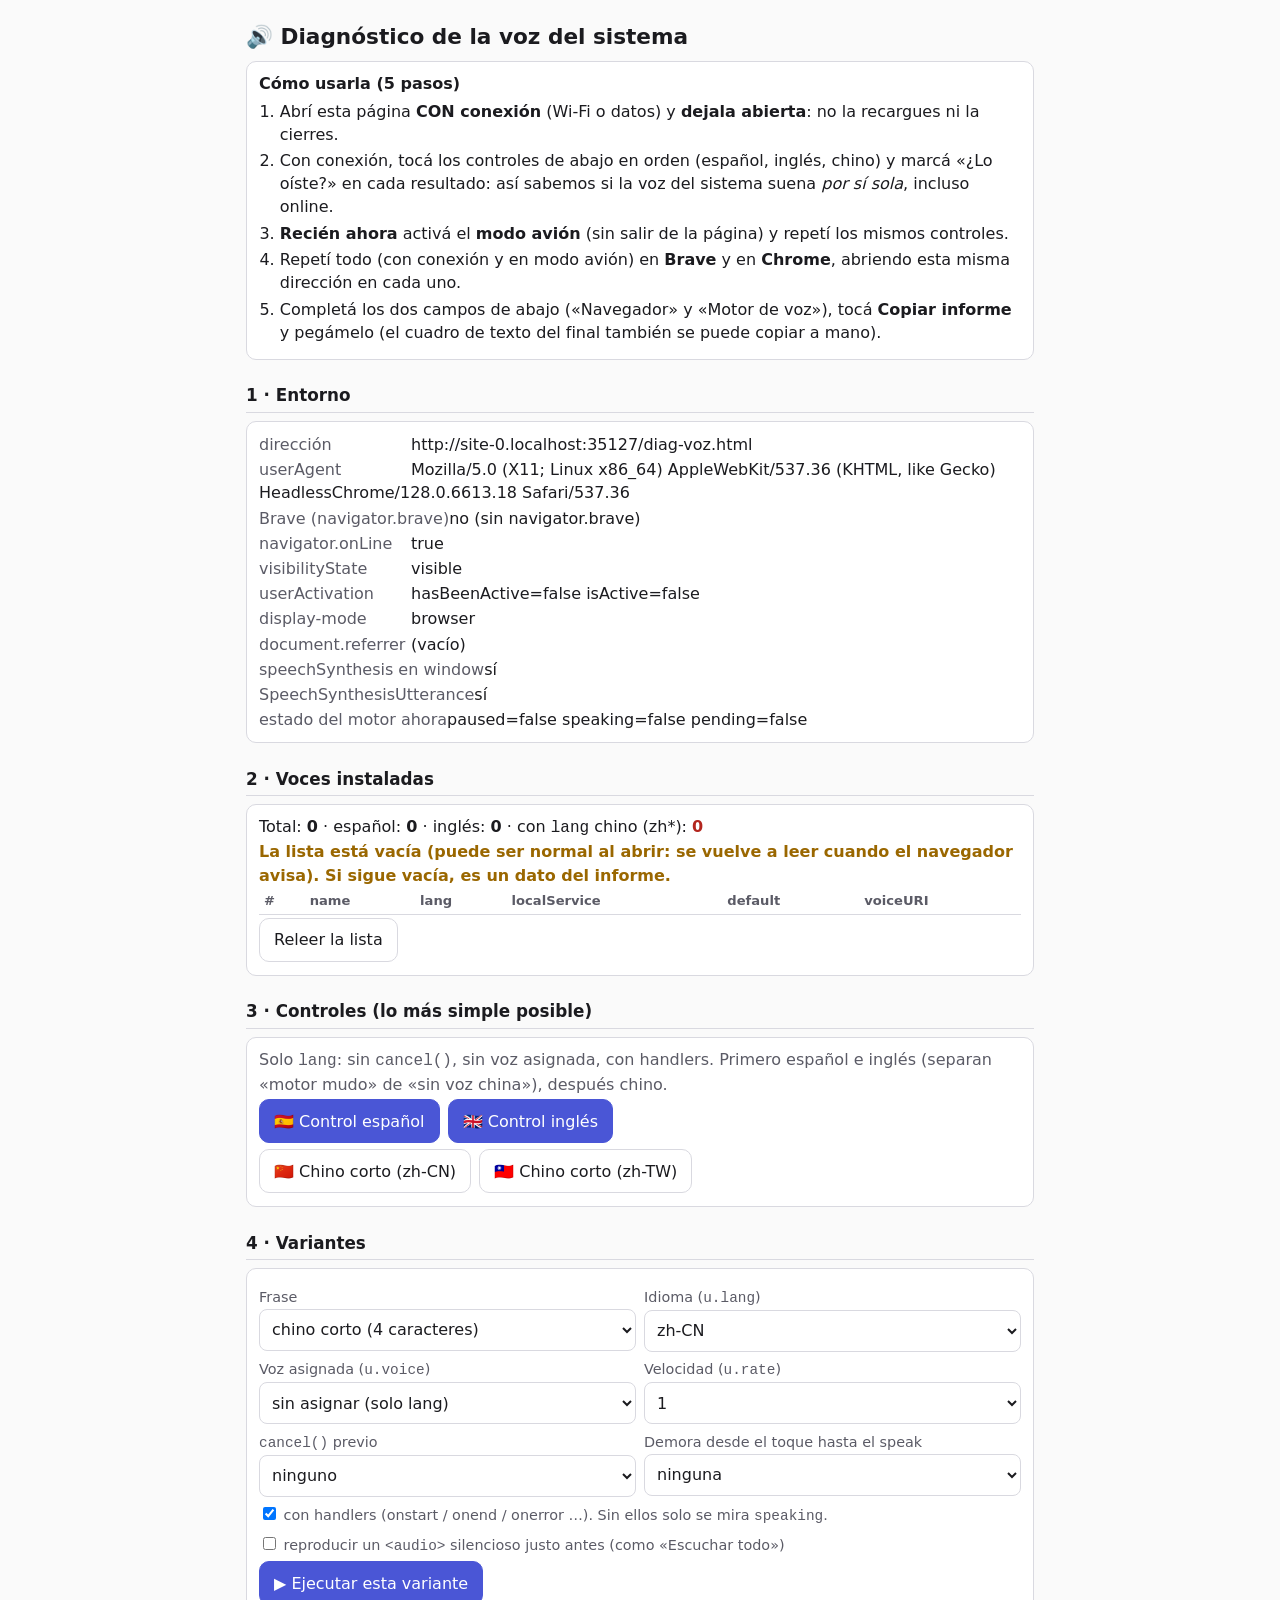
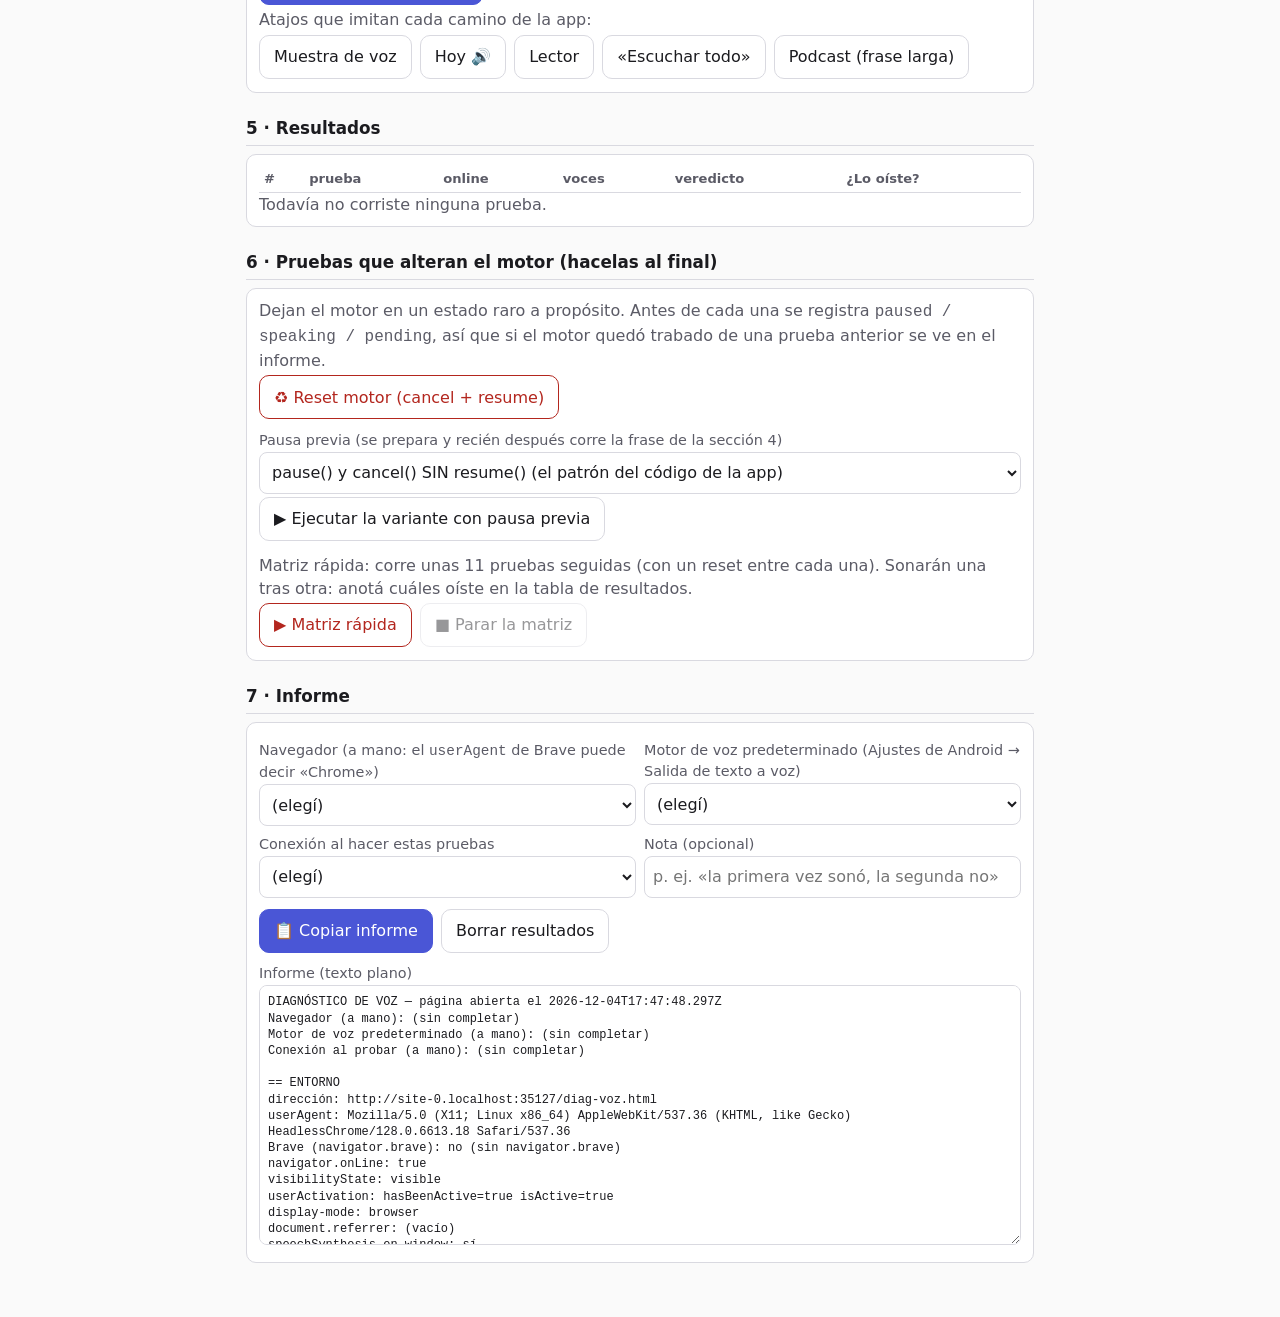
<file: diag-voz.html>
<!doctype html>
<html lang="es">
<head>
<meta charset="utf-8">
<meta name="viewport" content="width=device-width, initial-scale=1">
<meta name="robots" content="noindex,nofollow">
<title>Diagnóstico de voz</title>
<!--
  Página de DIAGNÓSTICO de la voz del sistema (speechSynthesis). NO es parte de la app: no la carga index.html, no está en el precaché de sw.js,
  no registra service worker, no pide nada a la red después de cargar (salvo un fetch a una ruta inexistente en las variantes «demora con fetch»),
  no guarda datos y no manda nada a ningún lado: el informe queda en esta pantalla y se copia a mano.
  Rama chore/diag-voz: se abre desde el preview de Vercel; no se mergea.
-->
<style>
:root{--bg:#fafafa;--fg:#1b1b1f;--mut:#5b5b66;--card:#fff;--line:#d9d9e0;--acc:#4a56d6;--ok:#12794a;--bad:#b3261e;--warn:#9a6700}
@media (prefers-color-scheme:dark){:root{--bg:#121216;--fg:#ececf1;--mut:#a0a0ad;--card:#1c1c22;--line:#33333d;--acc:#8e99ff;--ok:#5fd39b;--bad:#ff8a80;--warn:#e3b341}}
*{box-sizing:border-box}
body{margin:0;background:var(--bg);color:var(--fg);font:16px/1.45 system-ui,-apple-system,Segoe UI,Roboto,sans-serif;padding:12px 16px 60px;max-width:820px;margin-inline:auto}
h1{font-size:1.35rem;margin:.4em 0}
h2{font-size:1.05rem;margin:1.4em 0 .4em;border-bottom:1px solid var(--line);padding-bottom:.25em}
section{margin-bottom:.5em}
.card{background:var(--card);border:1px solid var(--line);border-radius:10px;padding:10px 12px;margin:8px 0}
ol.instr{margin:.3em 0;padding-left:1.3em}
ol.instr li{margin:.2em 0}
button{font:inherit;min-height:44px;padding:8px 14px;border-radius:10px;border:1px solid var(--line);background:var(--card);color:var(--fg);cursor:pointer;margin:3px 3px 3px 0}
button.pri{background:var(--acc);color:#fff;border-color:var(--acc)}
button.danger{border-color:var(--bad);color:var(--bad)}
button:disabled{opacity:.45;cursor:not-allowed}
button.sel{outline:2px solid var(--acc)}
label{display:block;font-size:.9rem;color:var(--mut);margin:.5em 0 .1em}
select,input[type=text]{font:inherit;width:100%;min-height:42px;padding:6px 8px;border-radius:8px;border:1px solid var(--line);background:var(--card);color:var(--fg)}
.row{display:grid;grid-template-columns:1fr 1fr;gap:8px}
@media (max-width:520px){.row{grid-template-columns:1fr}}
table{width:100%;border-collapse:collapse;font-size:.82rem}
th,td{border-bottom:1px solid var(--line);padding:4px 5px;text-align:left;vertical-align:top;word-break:break-word}
th{color:var(--mut);font-weight:600;white-space:nowrap;word-break:normal}
.scroll{overflow-x:auto}
pre,textarea{font:12px/1.35 ui-monospace,Menlo,Consolas,monospace}
textarea{width:100%;min-height:260px;background:var(--card);color:var(--fg);border:1px solid var(--line);border-radius:8px;padding:8px}
.mut{color:var(--mut)}
.ok{color:var(--ok);font-weight:600}.bad{color:var(--bad);font-weight:600}.warn{color:var(--warn);font-weight:600}
.k{display:inline-block;min-width:9.5em;color:var(--mut)}
.env div{padding:1px 0;word-break:break-word}
#aviso{position:sticky;top:0;z-index:5;background:var(--acc);color:#fff;padding:6px 10px;border-radius:8px;margin:6px 0;display:none}
.errbox{border-color:var(--bad)}
</style>
</head>
<body>
<h1>🔊 Diagnóstico de la voz del sistema</h1>
<div id="aviso" role="status"></div>

<section class="card" id="instrucciones">
  <b>Cómo usarla (5 pasos)</b>
  <ol class="instr">
    <li>Abrí esta página <b>CON conexión</b> (Wi-Fi o datos) y <b>dejala abierta</b>: no la recargues ni la cierres.</li>
    <li>Con conexión, tocá los controles de abajo en orden (español, inglés, chino) y marcá «¿Lo oíste?» en cada resultado: así sabemos si la voz del sistema suena <i>por sí sola</i>, incluso online.</li>
    <li><b>Recién ahora</b> activá el <b>modo avión</b> (sin salir de la página) y repetí los mismos controles.</li>
    <li>Repetí todo (con conexión y en modo avión) en <b>Brave</b> y en <b>Chrome</b>, abriendo esta misma dirección en cada uno.</li>
    <li>Completá los dos campos de abajo («Navegador» y «Motor de voz»), tocá <b>Copiar informe</b> y pegámelo (el cuadro de texto del final también se puede copiar a mano).</li>
  </ol>
</section>

<h2>1 · Entorno</h2>
<section class="card env" id="env"></section>

<h2>2 · Voces instaladas</h2>
<section class="card">
  <div id="voces-resumen"></div>
  <div class="scroll"><table id="voces-tabla"><thead><tr><th>#</th><th>name</th><th>lang</th><th>localService</th><th>default</th><th>voiceURI</th></tr></thead><tbody></tbody></table></div>
  <button id="b-voces">Releer la lista</button>
  <span class="mut" id="voces-nota"></span>
</section>

<h2>3 · Controles (lo más simple posible)</h2>
<section class="card">
  <div class="mut">Solo <code>lang</code>: sin <code>cancel()</code>, sin voz asignada, con handlers. Primero español e inglés (separan «motor mudo» de «sin voz china»), después chino.</div>
  <div>
    <button class="run pri" data-ctl="es">🇪🇸 Control español</button>
    <button class="run pri" data-ctl="en">🇬🇧 Control inglés</button>
  </div>
  <div>
    <button class="run" data-ctl="zhcn">🇨🇳 Chino corto (zh-CN)</button>
    <button class="run" data-ctl="zhtw">🇹🇼 Chino corto (zh-TW)</button>
  </div>
</section>

<h2>4 · Variantes</h2>
<section class="card">
  <div class="row">
    <div><label for="f-texto">Frase</label>
      <select id="f-texto">
        <option value="zhcorta">chino corto (4 caracteres)</option>
        <option value="muestra">chino: la muestra de voz de la app</option>
        <option value="zh150">chino ≈144 caracteres</option>
        <option value="zh600">chino ≈592 caracteres (como el Podcast)</option>
        <option value="es">español</option>
        <option value="en">inglés</option>
      </select></div>
    <div><label for="f-lang">Idioma (<code>u.lang</code>)</label>
      <select id="f-lang"><option>zh-CN</option><option>zh-TW</option><option>es-ES</option><option>en-US</option><option value="">(sin lang)</option></select></div>
  </div>
  <div class="row">
    <div><label for="f-voz">Voz asignada (<code>u.voice</code>)</label>
      <select id="f-voz"><option value="none">sin asignar (solo lang)</option><option value="app">como la app (sysVoiceFor: la 1.ª del idioma)</option></select></div>
    <div><label for="f-rate">Velocidad (<code>u.rate</code>)</label>
      <select id="f-rate"><option>1</option><option>0.85</option><option>0.7</option></select></div>
  </div>
  <div class="row">
    <div><label for="f-cancel"><code>cancel()</code> previo</label>
      <select id="f-cancel"><option value="no">ninguno</option><option value="inmediato">inmediato (justo antes del speak)</option><option value="400">hace 400 ms</option><option value="3000">hace 3 s</option></select></div>
    <div><label for="f-demora">Demora desde el toque hasta el speak</label>
      <select id="f-demora"><option value="0">ninguna</option><option value="400">400 ms</option><option value="3000">3 s</option><option value="fetch">tras un fetch (falla o 404)</option><option value="fetch+400">tras un fetch + 400 ms (como el Lector)</option></select></div>
  </div>
  <label><input type="checkbox" id="f-handlers" checked> con handlers (onstart / onend / onerror …). Sin ellos solo se mira <code>speaking</code>.</label>
  <label><input type="checkbox" id="f-desbloqueo"> reproducir un <code>&lt;audio&gt;</code> silencioso justo antes (como «Escuchar todo»)</label>
  <div><button class="run pri" id="b-var">▶ Ejecutar esta variante</button></div>
  <div class="mut">Atajos que imitan cada camino de la app:</div>
  <div>
    <button class="run" data-pre="muestra">Muestra de voz</button>
    <button class="run" data-pre="hoy">Hoy 🔊</button>
    <button class="run" data-pre="lector">Lector</button>
    <button class="run" data-pre="escuchar">«Escuchar todo»</button>
    <button class="run" data-pre="podcast">Podcast (frase larga)</button>
  </div>
</section>

<h2>5 · Resultados</h2>
<section class="card">
  <div class="scroll"><table id="runs-tabla"><thead><tr><th>#</th><th>prueba</th><th>online</th><th>voces</th><th>veredicto</th><th>¿Lo oíste?</th></tr></thead><tbody></tbody></table></div>
  <div class="mut" id="runs-vacio">Todavía no corriste ninguna prueba.</div>
</section>

<h2>6 · Pruebas que alteran el motor (hacelas al final)</h2>
<section class="card">
  <div class="mut">Dejan el motor en un estado raro a propósito. Antes de cada una se registra <code>paused / speaking / pending</code>, así que si el motor quedó trabado de una prueba anterior se ve en el informe.</div>
  <div><button class="danger" id="b-reset">♻ Reset motor (cancel + resume)</button></div>
  <label for="f-pausa">Pausa previa (se prepara y recién después corre la frase de la sección 4)</label>
  <select id="f-pausa">
    <option value="sin-resume">pause() y cancel() SIN resume() (el patrón del código de la app)</option>
    <option value="cancel-resume">pause(), cancel() y resume()</option>
    <option value="pause-resume">pause(), resume() y cancel()</option>
  </select>
  <div><button class="run" id="b-pausa">▶ Ejecutar la variante con pausa previa</button></div>
  <div class="mut" style="margin-top:.6em">Matriz rápida: corre unas 11 pruebas seguidas (con un reset entre cada una). Sonarán una tras otra: anotá cuáles oíste en la tabla de resultados.</div>
  <div><button class="run danger" id="b-matriz">▶ Matriz rápida</button> <button id="b-parar" disabled>■ Parar la matriz</button></div>
</section>

<h2>7 · Informe</h2>
<section class="card">
  <div class="row">
    <div><label for="m-nav">Navegador (a mano: el <code>userAgent</code> de Brave puede decir «Chrome»)</label>
      <select id="m-nav"><option value="">(elegí)</option><option>Brave</option><option>Chrome</option><option>APK instalado (TWA)</option><option>Samsung Internet</option><option>Otro</option></select></div>
    <div><label for="m-motor">Motor de voz predeterminado (Ajustes de Android → Salida de texto a voz)</label>
      <select id="m-motor"><option value="">(elegí)</option><option>Samsung TTS</option><option>Google TTS</option><option>Otro</option></select></div>
  </div>
  <div class="row">
    <div><label for="m-conex">Conexión al hacer estas pruebas</label>
      <select id="m-conex"><option value="">(elegí)</option><option>con conexión</option><option>modo avión</option></select></div>
    <div><label for="m-nota">Nota (opcional)</label><input type="text" id="m-nota" placeholder="p. ej. «la primera vez sonó, la segunda no»"></div>
  </div>
  <div style="margin-top:8px"><button class="pri" id="b-copiar">📋 Copiar informe</button> <button id="b-limpiar">Borrar resultados</button></div>
  <label for="informe">Informe (texto plano)</label>
  <textarea id="informe" readonly spellcheck="false"></textarea>
</section>

<section class="card errbox" id="errores-card" style="display:none"><b>Errores de la página</b><pre id="errores"></pre></section>

<script>
(function () {
'use strict';
var $ = function (id) { return document.getElementById(id); };
var sleep = function (ms) { return new Promise(function (r) { setTimeout(r, ms); }); };
var SS = ('speechSynthesis' in window) ? window.speechSynthesis : null;
var T00 = performance.now(), T_ABIERTA = new Date().toISOString();
var GLOG = [];          // eventos de la página fuera de las pruebas
var RUNS = [];          // una entrada por prueba
var KEEP = [];          // referencias a las utterances (evita que el navegador las recolecte a mitad de frase)
var ocupado = false, parar = false, esBrave = '';
var SILENT_WAV = '[data-uri]';

var ZH = {
  zhcorta: '你好吗？',
  muestra: '你好！我们一起练习吧。',
  zh150: '今天天气很好，我们一起去公园玩。'.repeat(9),
  zh600: '今天天气很好，我们一起去公园玩。'.repeat(37),
  es: 'Hola, esta es una prueba de la voz del sistema.',
  en: 'Hello, this is a test of the system voice.'
};
var TEXTO_ETQ = { zhcorta: 'zh 4 car.', muestra: 'zh muestra', zh150: 'zh ≈144', zh600: 'zh ≈592', es: 'es', en: 'en' };

function glog(m) { GLOG.push(((performance.now() - T00) / 1000).toFixed(1) + ' s  ' + m); renderInforme(); }
function aviso(m) { var a = $('aviso'); a.textContent = m; a.style.display = 'block'; clearTimeout(aviso._t); aviso._t = setTimeout(function () { a.style.display = 'none'; }, 3500); }
function snap() { try { return SS ? ('paused=' + SS.paused + ' speaking=' + SS.speaking + ' pending=' + SS.pending) : 'sin speechSynthesis'; } catch (e) { return 'snap falló: ' + e.message; } }
function voces() { try { return SS ? SS.getVoices() : []; } catch (e) { return []; } }
function esZh(v) { return !!v.lang && /^zh/i.test(String(v.lang).replace('_', '-')); }
function esc(s) { return String(s == null ? '' : s).replace(/[&<>"']/g, function (c) { return { '&': '&amp;', '<': '&lt;', '>': '&gt;', '"': '&quot;', "'": '&#39;' }[c]; }); }

// misma regla que sysVoiceFor() de audio-tts.js (la 1.ª voz del idioma; con idioma regional, la del país exacto si existe)
function sysVoiceFor(langCode) {
  var full = String(langCode || '').toLowerCase().replace('_', '-'), pref = full.slice(0, 2);
  var norm = function (x) { return String(x.lang).toLowerCase().replace('_', '-'); };
  var vs = voces().filter(function (x) { return x.lang && norm(x).indexOf(pref) === 0; });
  if (!vs.length) return null;
  var exact = full.length > 2 ? vs.filter(function (x) { return norm(x).indexOf(full) === 0; }) : [];
  return (exact.length ? exact : vs)[0];
}

// ───────── entorno ─────────
function envLines() {
  var ua = navigator.userActivation;
  var dm = ['standalone', 'fullscreen', 'minimal-ui', 'browser'].filter(function (m) { try { return matchMedia('(display-mode: ' + m + ')').matches; } catch (e) { return false; } });
  return [
    ['dirección', location.href],
    ['userAgent', navigator.userAgent],
    ['Brave (navigator.brave)', esBrave || '…'],
    ['navigator.onLine', String(navigator.onLine)],
    ['visibilityState', document.visibilityState],
    ['userActivation', ua ? ('hasBeenActive=' + ua.hasBeenActive + ' isActive=' + ua.isActive) : 'n/d'],
    ['display-mode', dm.join(', ') || 'n/d'],
    ['document.referrer', document.referrer || '(vacío)'],
    ['speechSynthesis en window', SS ? 'sí' : 'NO'],
    ['SpeechSynthesisUtterance', ('SpeechSynthesisUtterance' in window) ? 'sí' : 'NO'],
    ['estado del motor ahora', snap()]
  ];
}
function renderEnv() {
  $('env').innerHTML = envLines().map(function (l) { return '<div><span class="k">' + esc(l[0]) + '</span>' + esc(l[1]) + '</div>'; }).join('');
}

// ───────── voces ─────────
var vocesUlt = '';
function resumenVoces() {
  var vs = voces(), zh = vs.filter(esZh), por = {};
  zh.forEach(function (v) { por[v.lang] = (por[v.lang] || 0) + 1; });
  var cuenta = function (re) { return vs.filter(function (v) { return v.lang && re.test(String(v.lang).replace('_', '-')); }).length; };
  return { total: vs.length, zh: zh.length, zhPor: por, es: cuenta(/^es/i), en: cuenta(/^en/i) };
}
function refrescarVoces(origen) {
  var vs = voces(), r = resumenVoces();
  var firma = vs.map(function (v) { return v.voiceURI + '|' + v.lang; }).join(';');
  var porTxt = Object.keys(r.zhPor).map(function (k) { return k + ' ×' + r.zhPor[k]; }).join(', ');
  var clase = !SS ? 'bad' : (r.zh === 0 ? 'bad' : 'ok');
  $('voces-resumen').innerHTML = '<div>Total: <b>' + r.total + '</b> · español: <b>' + r.es + '</b> · inglés: <b>' + r.en + '</b> · con <code>lang</code> chino (zh*): <b class="' + clase + '">' + r.zh + '</b>' + (porTxt ? ' (' + esc(porTxt) + ')' : '') + '</div>'
    + (r.total === 0 ? '<div class="warn">La lista está vacía (puede ser normal al abrir: se vuelve a leer cuando el navegador avisa). Si sigue vacía, es un dato del informe.</div>' : '');
  var tb = $('voces-tabla').tBodies[0];
  tb.innerHTML = vs.map(function (v, i) { return '<tr><td>' + i + '</td><td>' + esc(v.name) + '</td><td>' + esc(v.lang) + '</td><td>' + v.localService + '</td><td>' + v.default + '</td><td>' + esc(v.voiceURI) + '</td></tr>'; }).join('');
  // selector de voz de la sección 4 (conserva la elección)
  var sel = $('f-voz'), cur = sel.value;
  while (sel.options.length > 2) sel.remove(2);
  vs.forEach(function (v, i) { var o = document.createElement('option'); o.value = 'i:' + i; o.textContent = '#' + i + ' ' + v.name + ' (' + v.lang + (v.localService ? ', local' : ', red') + ')'; sel.appendChild(o); });
  if ([].some.call(sel.options, function (o) { return o.value === cur; })) sel.value = cur;
  if (firma !== vocesUlt) { glog('voces (' + (origen || 'lectura') + '): total=' + r.total + ' zh=' + r.zh + (porTxt ? ' [' + porTxt + ']' : '')); vocesUlt = firma; }
  return r;
}

// ───────── una prueba ─────────
function def(p) { return Object.assign({ texto: 'zhcorta', lang: '', rate: 1, voz: 'none', cancelPrev: 'no', pausaPrev: 'no', demora: '0', handlers: true, desbloqueo: false }, p); }

async function prepararPausa(modo, ev) {
  ev('preparación: hablo un texto en español para poder pausarlo');
  var h = new SpeechSynthesisUtterance('Texto de preparación para probar la pausa, lo bastante largo como para alcanzar a sonar.');
  h.lang = 'es-ES'; KEEP.push(h);
  var started = false; h.onstart = function () { started = true; }; h.onerror = function () { };
  SS.speak(h);
  for (var i = 0; i < 30 && !started; i++) await sleep(100);
  ev('preparación: onstart=' + started + ' · ' + snap());
  SS.pause(); ev('pause() → ' + snap()); await sleep(400);
  if (modo === 'sin-resume') { SS.cancel(); ev('cancel() SIN resume() → ' + snap()); }
  else if (modo === 'cancel-resume') { SS.cancel(); SS.resume(); ev('cancel() + resume() → ' + snap()); }
  else if (modo === 'pause-resume') { SS.resume(); ev('resume() → ' + snap()); await sleep(200); SS.cancel(); ev('cancel() → ' + snap()); }
  await sleep(400); ev('motor listo para la prueba → ' + snap());
}

function etiquetaParams(p) {
  var v = p.voz === 'none' ? 'sin voz' : (p.voz === 'app' ? 'voz app' : 'voz ' + p.voz.replace('i:', '#'));
  return [TEXTO_ETQ[p.texto] || p.texto, p.lang || 'sin lang', v, 'rate ' + p.rate, 'cancel ' + p.cancelPrev, p.pausaPrev !== 'no' ? 'pausa previa ' + p.pausaPrev : null,
    'demora ' + p.demora, p.handlers ? 'handlers' : 'SIN handlers', p.desbloqueo ? 'audio silencioso' : null].filter(Boolean).join(' · ');
}

async function ejecutar(etq, p0) {
  if (ocupado) { aviso('Hay una prueba en curso: esperá a que termine.'); return null; }
  var p = def(p0);
  ocupado = true; botones();
  var run = { n: RUNS.length + 1, etq: etq, p: p, ev: [], oi: '', ver: '…', onLine: navigator.onLine, nVoces: 0, antes: '' };
  RUNS.push(run); renderRuns();
  var t0 = performance.now(), done = false;
  var ev = function (m) { run.ev.push(Math.round(performance.now() - t0) + ' ms  ' + m); renderInforme(); };
  try {
    refrescarVoces('inicio de la prueba'); run.nVoces = voces().length; run.antes = snap();
    ev('inicio · online=' + navigator.onLine + ' · voces=' + run.nVoces + ' · estado previo: ' + run.antes);
    if (!SS) { run.ver = 'NO EXISTE speechSynthesis'; return run; }
    var texto = ZH[p.texto] || p.texto;
    if (p.pausaPrev !== 'no') await prepararPausa(p.pausaPrev, ev);
    if (p.desbloqueo) { try { var a = new Audio(SILENT_WAV); var pr = a.play(); if (pr && pr.catch) pr.catch(function (e) { ev('<audio> silencioso rechazado: ' + e.name); }); ev('<audio> silencioso: play()'); } catch (e) { ev('<audio> silencioso falló: ' + e.name); } }
    if (String(p.demora).indexOf('fetch') === 0) {
      ev('await fetch a una ruta inexistente…');
      try { var r = await fetch('./__diag_no_existe__?' + Date.now(), { cache: 'no-store' }); ev('fetch respondió ' + r.status); } catch (e) { ev('fetch falló (' + e.name + ')'); }
      if (String(p.demora).indexOf('+400') !== -1) await sleep(400);
    } else if (+p.demora > 0) { ev('espero ' + p.demora + ' ms'); await sleep(+p.demora); }
    if (p.cancelPrev === 'inmediato') { SS.cancel(); ev('cancel() inmediato → ' + snap()); }
    else if (p.cancelPrev === '400' || p.cancelPrev === '3000') { SS.cancel(); ev('cancel() y espero ' + p.cancelPrev + ' ms'); await sleep(+p.cancelPrev); }

    var u = new SpeechSynthesisUtterance(texto); KEEP.push(u);
    if (p.lang) u.lang = p.lang;
    u.rate = +p.rate || 1;
    var vInfo = 'sin voz asignada';
    if (p.voz === 'app') {
      var v = sysVoiceFor(p.lang || 'zh-CN');
      if (v) { try { u.voice = v; vInfo = 'sysVoiceFor → ' + v.name + ' (' + v.lang + ')'; } catch (e) { vInfo = 'ERROR al asignar la voz: ' + e.message; } }
      else vInfo = 'sysVoiceFor → ninguna voz de ese idioma (queda sin voz asignada)';
    } else if (/^i:\d+$/.test(p.voz)) {
      var v2 = voces()[+p.voz.slice(2)];
      if (v2) { try { u.voice = v2; vInfo = 'voz elegida → ' + v2.name + ' (' + v2.lang + ')'; } catch (e) { vInfo = 'ERROR al asignar la voz: ' + e.message; } } else vInfo = 'la voz elegida ya no está en la lista';
    }
    var st = { start: null, end: null, err: null, speaking: false, bnd: 0 };
    var ms = function () { return Math.round(performance.now() - t0); };
    if (p.handlers) {
      u.onstart = function () { st.start = ms(); ev('onstart'); };
      u.onend = function () { st.end = ms(); ev('onend'); };
      u.onerror = function (e) { st.err = (e && e.error) || '(sin código)'; ev('onerror → ' + st.err); };
      u.onpause = function () { ev('onpause'); }; u.onresume = function () { ev('onresume'); };
      u.onboundary = function () { st.bnd++; if (st.bnd === 1) ev('onboundary (primera)'); };
    }
    ev('speak() · ' + vInfo + ' · lang=' + (u.lang || '(vacío)') + ' · rate=' + u.rate + ' · ' + Array.from(texto).length + ' caracteres');
    var tSpeak = performance.now();
    SS.speak(u);
    ev('justo después de speak(): ' + snap());
    [100, 1000, 5000].forEach(function (d) { setTimeout(function () { if (!done) ev('+' + d + ' ms: ' + snap()); }, d); });

    var mudo = false;
    await new Promise(function (res) {
      var iv = setInterval(function () {
        var el = performance.now() - tSpeak;
        if (SS.speaking && !st.speaking) { st.speaking = true; ev('speaking pasó a true'); }
        var fin = function () { clearInterval(iv); res(); };
        if (st.end !== null || st.err !== null) return fin();
        if (!p.handlers && st.speaking && !SS.speaking) { ev('speaking volvió a false'); return fin(); }
        if (st.start === null && !st.speaking && el > 8000) { mudo = true; return fin(); }
        if (el > 120000) { ev('tope de 120 s sin onend'); return fin(); }
      }, 100);
    });
    done = true;
    if (mudo) { ev('MUDO: ni onstart ni onend ni speaking en 8 s → cancel() de limpieza'); try { SS.cancel(); } catch (e) { } await sleep(500); }
    // veredicto
    if (st.err !== null) run.ver = 'ERROR ' + st.err + (st.start !== null ? ' (después de onstart)' : ' (sin onstart)');
    else if (mudo) run.ver = 'MUDO (8 s sin señales)';
    else if (st.start !== null && st.end !== null) run.ver = 'habló: onstart ' + st.start + ' ms, onend ' + st.end + ' ms';
    else if (st.start === null && st.end !== null) run.ver = (st.end - Math.round(tSpeak - t0) < 300 ? 'onend INMEDIATO sin onstart (' + (st.end - Math.round(tSpeak - t0)) + ' ms)' : 'onend sin onstart (' + (st.end - Math.round(tSpeak - t0)) + ' ms)');
    else if (!p.handlers) run.ver = st.speaking ? 'speaking=true y volvió a false (sin handlers)' : 'sin señales';
    else run.ver = 'sin onend';
  } catch (e) {
    run.ver = 'EXCEPCIÓN ' + (e && e.name) + ': ' + (e && e.message); ev(run.ver);
  } finally {
    done = true; run.cierre = snap(); ev('fin · ' + run.ver + ' · estado: ' + run.cierre);
    ocupado = false; botones(); renderRuns();
  }
  return run;
}

// ───────── interfaz ─────────
function botones() {
  [].forEach.call(document.querySelectorAll('button.run'), function (b) { b.disabled = ocupado; });
  $('b-parar').disabled = !ocupado || !$('b-matriz').dataset.corriendo;
}
function renderRuns() {
  var tb = $('runs-tabla').tBodies[0];
  $('runs-vacio').style.display = RUNS.length ? 'none' : 'block';
  tb.innerHTML = RUNS.map(function (r) {
    var c = /^habló/.test(r.ver) ? 'ok' : (/MUDO|ERROR|NO EXISTE|EXCEPCI|INMEDIATO/.test(r.ver) ? 'bad' : 'warn');
    var b = function (val, txt) { return '<button data-oi="' + r.n + ':' + val + '"' + (r.oi === val ? ' class="sel"' : '') + ' style="min-height:34px;padding:2px 10px">' + txt + '</button>'; };
    return '<tr><td>' + r.n + '</td><td><b>' + esc(r.etq) + '</b><br><span class="mut">' + esc(etiquetaParams(r.p)) + '</span></td><td>' + r.onLine + '</td><td>' + r.nVoces + '</td><td class="' + c + '">' + esc(r.ver) + '</td><td>' + b('sí', 'Sí') + b('no', 'No') + '</td></tr>';
  }).join('');
  renderInforme();
}
function textoInforme() {
  var L = [], nl = function (s) { L.push(s == null ? '' : s); };
  nl('DIAGNÓSTICO DE VOZ — página abierta el ' + T_ABIERTA);
  nl('Navegador (a mano): ' + ($('m-nav').value || '(sin completar)'));
  nl('Motor de voz predeterminado (a mano): ' + ($('m-motor').value || '(sin completar)'));
  nl('Conexión al probar (a mano): ' + ($('m-conex').value || '(sin completar)'));
  if ($('m-nota').value) nl('Nota: ' + $('m-nota').value);
  nl(''); nl('== ENTORNO'); envLines().forEach(function (l) { nl(l[0] + ': ' + l[1]); });
  var r = resumenVoces();
  nl(''); nl('== VOCES: total=' + r.total + ' · es=' + r.es + ' · en=' + r.en + ' · zh*=' + r.zh + ' ' + JSON.stringify(r.zhPor));
  voces().forEach(function (v, i) { nl('#' + i + ' | ' + v.name + ' | ' + v.lang + ' | localService=' + v.localService + ' | default=' + v.default + ' | ' + v.voiceURI); });
  if (GLOG.length) { nl(''); nl('== EVENTOS DE LA PÁGINA'); GLOG.forEach(nl); }
  nl(''); nl('== PRUEBAS (' + RUNS.length + ')');
  RUNS.forEach(function (x) {
    nl(''); nl('#' + x.n + ' ' + x.etq + '  →  ' + x.ver + '  |  ¿lo oíste?: ' + (x.oi || '(sin marcar)'));
    nl('   parámetros: ' + etiquetaParams(x.p) + ' · online=' + x.onLine + ' · voces=' + x.nVoces);
    x.ev.forEach(function (e) { nl('   ' + e); });
  });
  return L.join('\n');
}
var pend = false;
function renderInforme() { if (pend) return; pend = true; setTimeout(function () { pend = false; $('informe').value = textoInforme(); }, 60); }

async function copiar() {
  var t = textoInforme(); $('informe').value = t;
  try { await navigator.clipboard.writeText(t); aviso('Informe copiado (' + t.length + ' caracteres).'); }
  catch (e) {
    try { $('informe').removeAttribute('readonly'); $('informe').select(); $('informe').setSelectionRange(0, t.length); var ok = document.execCommand('copy'); $('informe').setAttribute('readonly', ''); aviso(ok ? 'Informe copiado (método alternativo).' : 'No pude copiar: tocá el cuadro y copiá a mano.'); }
    catch (e2) { aviso('No pude copiar: tocá el cuadro y copiá a mano.'); }
  }
}
function leerForm() {
  return { texto: $('f-texto').value, lang: $('f-lang').value, rate: $('f-rate').value, voz: $('f-voz').value, cancelPrev: $('f-cancel').value, demora: $('f-demora').value, handlers: $('f-handlers').checked, desbloqueo: $('f-desbloqueo').checked };
}
function resetMotor() {
  if (!SS) return; var antes = snap();
  try { SS.cancel(); SS.resume(); } catch (e) { glog('reset falló: ' + e.message); }
  glog('Reset motor (cancel + resume): antes ' + antes + ' → ' + snap());
  return sleep(400).then(function () { glog('tras el reset: ' + snap()); });
}

var CONTROLES = {
  es: ['Control español', { texto: 'es', lang: 'es-ES' }],
  en: ['Control inglés', { texto: 'en', lang: 'en-US' }],
  zhcn: ['Control chino zh-CN', { texto: 'zhcorta', lang: 'zh-CN' }],
  zhtw: ['Control chino zh-TW', { texto: 'zhcorta', lang: 'zh-TW' }]
};
var ATAJOS = {
  muestra: ['Camino muestra de voz', { texto: 'muestra', lang: 'zh-CN', voz: 'app', cancelPrev: 'inmediato', handlers: false }],
  hoy: ['Camino Hoy 🔊', { texto: 'muestra', lang: 'zh-CN', voz: 'app', cancelPrev: 'inmediato', demora: 'fetch' }],
  lector: ['Camino Lector', { texto: 'zhcorta', lang: 'zh-CN', voz: 'none', demora: 'fetch+400' }],
  escuchar: ['Camino «Escuchar todo»', { texto: 'muestra', lang: 'zh-CN', voz: 'app', desbloqueo: true, demora: 'fetch' }],
  podcast: ['Camino Podcast (frase larga)', { texto: 'zh600', lang: 'zh-CN', voz: 'none', demora: 'fetch' }]
};
var MATRIZ = [
  ['M1 español, solo lang', { texto: 'es', lang: 'es-ES' }],
  ['M2 inglés, solo lang', { texto: 'en', lang: 'en-US' }],
  ['M3 zh-CN corto, solo lang', { texto: 'zhcorta', lang: 'zh-CN' }],
  ['M4 zh-CN corto, voz de la app', { texto: 'zhcorta', lang: 'zh-CN', voz: 'app' }],
  ['M5 zh-CN corto, cancel inmediato, sin voz', { texto: 'zhcorta', lang: 'zh-CN', cancelPrev: 'inmediato' }],
  ['M6 zh-CN corto, cancel inmediato + voz de la app', { texto: 'zhcorta', lang: 'zh-CN', cancelPrev: 'inmediato', voz: 'app' }],
  ['M7 zh-CN ≈144, solo lang', { texto: 'zh150', lang: 'zh-CN' }],
  ['M8 zh-CN ≈144, voz de la app', { texto: 'zh150', lang: 'zh-CN', voz: 'app' }],
  ['M9 zh-TW corto, solo lang', { texto: 'zhcorta', lang: 'zh-TW' }],
  ['M10 zh-CN corto tras pausa previa SIN resume', { texto: 'zhcorta', lang: 'zh-CN', pausaPrev: 'sin-resume' }],
  ['M11 zh-CN corto tras pausa + cancel + resume', { texto: 'zhcorta', lang: 'zh-CN', pausaPrev: 'cancel-resume' }]
];

async function correrMatriz() {
  if (ocupado) { aviso('Hay una prueba en curso.'); return; }
  parar = false; $('b-matriz').dataset.corriendo = '1';
  glog('matriz rápida: inicio'); botones();
  for (var i = 0; i < MATRIZ.length && !parar; i++) {
    await resetMotor(); await sleep(300);
    await ejecutar(MATRIZ[i][0], MATRIZ[i][1]);
    $('b-matriz').dataset.corriendo = '1'; botones();
    await sleep(600);
  }
  await resetMotor();
  glog('matriz rápida: ' + (parar ? 'detenida' : 'terminó'));
  delete $('b-matriz').dataset.corriendo; botones();
  aviso(parar ? 'Matriz detenida.' : 'Matriz terminada: marcá cuáles oíste.');
}

document.addEventListener('click', function (e) {
  var b = e.target.closest ? e.target.closest('button') : null; if (!b) return;
  if (b.dataset.ctl) { var c = CONTROLES[b.dataset.ctl]; ejecutar(c[0], c[1]); }
  else if (b.dataset.pre) { var a = ATAJOS[b.dataset.pre]; ejecutar(a[0], a[1]); }
  else if (b.dataset.oi) { var pr = b.dataset.oi.split(':'); var r = RUNS[+pr[0] - 1]; if (r) { r.oi = (r.oi === pr[1]) ? '' : pr[1]; renderRuns(); } }
  else if (b.id === 'b-var') ejecutar('Variante a mano', leerForm());
  else if (b.id === 'b-pausa') { var f = leerForm(); f.pausaPrev = $('f-pausa').value; ejecutar('Variante con pausa previa', f); }
  else if (b.id === 'b-reset') resetMotor();
  else if (b.id === 'b-matriz') correrMatriz();
  else if (b.id === 'b-parar') { parar = true; aviso('Se detiene al terminar la prueba en curso.'); }
  else if (b.id === 'b-copiar') copiar();
  else if (b.id === 'b-limpiar') { RUNS.length = 0; GLOG.length = 0; renderRuns(); aviso('Resultados borrados.'); }
  else if (b.id === 'b-voces') { refrescarVoces('botón'); renderEnv(); }
});
['m-nav', 'm-motor', 'm-conex', 'm-nota'].forEach(function (id) { $(id).addEventListener('input', renderInforme); });

// errores de la página, a la vista (no hay herramientas de desarrollo en el teléfono)
var ERRS = [];
function mostrarError(m) { ERRS.push(m); $('errores').textContent = ERRS.join('\n'); $('errores-card').style.display = 'block'; glog('ERROR DE LA PÁGINA: ' + m); }
window.addEventListener('error', function (e) { mostrarError((e.message || 'error') + ' (' + (e.filename || '').split('/').pop() + ':' + e.lineno + ')'); });
window.addEventListener('unhandledrejection', function (e) { mostrarError('promesa rechazada: ' + ((e.reason && e.reason.message) || e.reason)); });
window.addEventListener('online', function () { glog('evento online · navigator.onLine=' + navigator.onLine); renderEnv(); });
window.addEventListener('offline', function () { glog('evento offline · navigator.onLine=' + navigator.onLine); renderEnv(); });
document.addEventListener('visibilitychange', function () { glog('visibilityState=' + document.visibilityState); });

// arranque
renderEnv(); refrescarVoces('arranque'); botones(); renderRuns();
if (SS) {
  var vcCambio = function () { refrescarVoces('voiceschanged'); renderEnv(); };
  if ('onvoiceschanged' in SS) SS.onvoiceschanged = vcCambio; else if (SS.addEventListener) SS.addEventListener('voiceschanged', vcCambio);
  var reintentos = 0, ti = setInterval(function () { reintentos++; if (voces().length || reintentos > 20) { clearInterval(ti); refrescarVoces('reintento'); renderEnv(); } }, 500);
} else { glog('ESTE NAVEGADOR NO TIENE speechSynthesis'); }
try { if (navigator.brave && navigator.brave.isBrave) navigator.brave.isBrave().then(function (v) { esBrave = v ? 'sí' : 'no'; renderEnv(); }, function () { esBrave = 'error'; renderEnv(); }); else { esBrave = 'no (sin navigator.brave)'; renderEnv(); } } catch (e) { esBrave = 'n/d'; }
renderInforme();
})();
</script>
</body>
</html>
</file>
<file: style.css>
/* ===== Variables y Reset ===== */
:root {
    --primary: #2563eb;
    --success: #15803d;   /* v10 UX: 5.02:1 con blanco */
    --warning: #b45309;   /* v10 UX: 5.02:1 con blanco */
    --danger: #dc2626;
    --amber: #f59e0b;       /* NUEVO: Color ámbar para exámenes */
    --amber-dark: #b45309;  /* NUEVO: Ámbar oscuro para estado activo */
    /* v9.65 (AUDITORIA-GAGNE-MAYER.md, Mayer #1 + evento 7): lenguaje
       visual único de correcto/incorrecto/pista/aproximado. Antes
       .feedback, .rec-score/.rec-bad/.rec-approx y .pl-opt/.lq-opt (+
       .pl-fb-head, .btn-record.is-ok/is-bad) definían cada uno su
       propio verde/rojo — hasta 3 tonos de "correcto" distintos en
       pantalla (var(--success) #15803d, rgba(22,163,74,…) en pl-opt,
       #22c55e en lq-opt) y 2 de "incorrecto" (var(--danger) #dc2626,
       #ef4444 en lq-opt). Estos 4 son ahora la ÚNICA fuente para ese
       feedback puntual por respuesta. Quedan separados a propósito de
       --success/--warning/--danger/--amber de arriba: esos siguen de
       uso general (botones, tono 2.º/3.º/4.º, chips, etc.) — tocarlos
       habría cambiado UI no relacionada con "esta respuesta fue
       correcta/incorrecta". Las variantes dark-mode/paper-mode que ya
       existían para estos mismos selectores NO se tocan en este lote:
       siguen con sus valores propios más abajo en la hoja. */
    --color-correct: #15803d;   /* = --success */
    --color-incorrect: #dc2626; /* = --danger */
    --color-hint: #d97706;      /* pista activa, "seguís jugando" (v9.62 .feedback.hint) */
    --color-approx: #b45309;    /* = --warning: "casi correcto" (evaluación de voz) */
    --bg-light: #f8fafc;
    --bg-card: #ffffff;
    --text-primary: #1e293b;
    --text-secondary: #64748b;
    --border: #e2e8f0;
    --shadow: 0 4px 6px -1px rgba(0, 0, 0, 0.1);
    --radius: 12px;
}

* {
    margin: 0;
    padding: 0;
    box-sizing: border-box;
}

body {
    font-family: 'Segoe UI', system-ui, -apple-system, sans-serif;
    background: linear-gradient(135deg, #667eea 0%, #764ba2 100%);
    min-height: 100vh;
    padding: 20px;
}

.container {
    max-width: 600px;
    margin: 0 auto;
}

/* ===== Header ===== */
.header {
    text-align: center;
    margin-bottom: 24px;
    color: white;
}

.header h1 {
    font-size: 2rem;
    margin-bottom: 8px;
}

.subtitle {
    opacity: 0.9;
    font-size: 0.95rem;
}

/* ===== Panel de Control ===== */
.control-panel {
    display: flex;
    justify-content: space-between;
    align-items: center;
    margin-bottom: 20px;
    flex-wrap: wrap;
    gap: 12px;
}

.mode-selector {
    display: flex;
    gap: 8px;
}

.mode-btn {
    padding: 8px 16px;
    border: 2px solid white;
    background: transparent;
    color: white;
    border-radius: 20px;
    cursor: pointer;
    transition: all 0.3s;
    font-size: 0.85rem;
}

.mode-btn.active {
    background: white;
    color: var(--primary);
}

.stats {
    display: flex;
    gap: 16px;
    color: white;
    font-size: 0.9rem;
}

/* ===== Toggle Simplificado / Tradicional ===== */
.script-toggle {
    display: flex;
    gap: 0;
    border-radius: 20px;
    overflow: hidden;
    border: 2px solid white;
}

.script-btn {
    padding: 8px 14px;
    border: none;
    background: transparent;
    color: white;
    cursor: pointer;
    transition: all 0.3s;
    font-size: 0.8rem;
}

.script-btn.active {
    background: white;
    color: var(--primary);
    font-weight: 600;
}

.script-label {
    color: white;
    font-size: 0.8rem;
    align-self: center;
    opacity: 0.8;
}

/* ===== Toggle Pinyin ===== */
.pinyin-btn {
    padding: 8px 16px;
    border: 2px solid white;
    background: rgba(255, 255, 255, 0.2);
    color: white;
    border-radius: 20px;
    cursor: pointer;
    transition: all 0.3s;
    font-size: 0.85rem;
}

.pinyin-btn.active {
    background: white;
    color: #7c3aed;
    font-weight: 600;
}

@media (hover: hover) { .pinyin-btn:hover {
    transform: translateY(-2px);
} }

.pinyin-text {
    font-size: 0.9rem;
    color: #64748b;
    margin-top: 8px;
    font-style: italic;
    transition: opacity 0.3s;
}
/* Estilo para el botón de tonos */
#btn-tones {
    border-color: var(--warning);
    color: var(--text-primary);
}

#btn-tones.active {
    background-color: var(--warning);
    color: white;
    border-color: var(--warning);
}

body.dark-mode #btn-tones.active {
    color: #000;
}

/* ===== SECCIONES DE FILTROS (NUEVO) ===== */
.section-daily, .section-exams {
    margin-bottom: 20px;
}

.section-title {
    color: white;
    font-size: 0.85rem;
    text-transform: uppercase;
    letter-spacing: 1px;
    margin-bottom: 10px;
    opacity: 0.9;
    font-weight: 600;
}

.category-filter {
    display: flex;
    gap: 8px;
    flex-wrap: wrap;
    align-items: center;
}

/* Botones de Práctica Diaria (Estilo original) */
.cat-btn {
    padding: 6px 14px;
    border: 2px solid rgba(255, 255, 255, 0.6);
    background: rgba(255, 255, 255, 0.1);
    color: white;
    border-radius: 20px;
    cursor: pointer;
    font-size: 0.8rem;
    transition: all 0.3s;
}

.cat-btn.active {
    background: white;
    color: var(--primary);
    border-color: white;
    font-weight: 600;
}

@media (hover: hover) { .cat-btn:hover:not(.active) {
    background: rgba(255, 255, 255, 0.25);
} }

.btn-reset {
    padding: 6px 14px;
    border: 2px solid rgba(255, 255, 255, 0.4);
    background: transparent;
    color: rgba(255, 255, 255, 0.7);
    border-radius: 20px;
    cursor: pointer;
    font-size: 0.75rem;
    transition: all 0.3s;
    margin-left: auto;
}

@media (hover: hover) { .btn-reset:hover {
    border-color: var(--danger);
    color: white;
    background: rgba(220, 38, 38, 0.3);
} }

/* Separador visual entre secciones */
.section-exams {
    border-top: 2px dashed rgba(255, 255, 255, 0.3);
    padding-top: 20px;
    margin-top: 10px;
}

/* Botones de Exámenes (Estilo Ámbar) */
.btn-exam {
    padding: 6px 16px;
    border: none;
    background: var(--amber);
    color: white;
    border-radius: 20px;
    cursor: pointer;
    font-size: 0.8rem;
    font-weight: 600;
    transition: all 0.3s;
    box-shadow: 0 2px 4px rgba(245, 158, 11, 0.3);
}

@media (hover: hover) { .btn-exam:hover {
    background: #d97706;
    transform: translateY(-2px);
    box-shadow: 0 4px 6px rgba(245, 158, 11, 0.4);
} }

.btn-exam.active {
    background: var(--amber-dark);
    box-shadow: inset 0 2px 4px rgba(0, 0, 0, 0.2);
    transform: translateY(0);
}

.vocab-hint {
    font-size: 0.75rem;
    color: var(--text-secondary);
    margin-bottom: 12px;
    opacity: 0.7;
}

/* ===== Tarjeta Principal ===== */
.card {
    background: var(--bg-card);
    border-radius: var(--radius);
    padding: 24px;
    box-shadow: var(--shadow);
    margin-bottom: 20px;
}

.card-header {
    display: flex;
    justify-content: space-between;
    align-items: center;
    margin-bottom: 20px;
    font-size: 0.85rem;
    color: var(--text-secondary);
    gap: 10px; /* Espacio entre los 3 grupos */
}

/* El nivel a la izquierda, el contador a la derecha, el audio en el medio */
.card-level {
    flex-shrink: 0; /* No se aplasta */
}

.card-number {
    flex-shrink: 0; /* No se aplasta */
    text-align: right;
}

/* v9.47: chip 🎯 — intentos históricos de la tarjeta actual */
.card-attempts {
    flex-shrink: 0; /* No se aplasta */
    font-weight: 700;
    color: var(--primary, #2563eb);
    white-space: nowrap; /* el emoji y el número nunca se parten */
}

/* v9.63: chip 🔀 — esta tarjeta vino de OTRA situación de Diaria
   (interleaving real). Violeta a propósito: no es ni el azul de intentos
   ni los ámbar/verde/rojo de feedback, para que se lea como "es de otro
   tema", no como un estado de acierto/error. */
.card-mixed-chip {
    flex-shrink: 0;
    font-weight: 700;
    color: #7c3aed;
    white-space: nowrap;
}

.sentence-container {
    margin-bottom: 24px;
}

.sentence {
    font-size: 1.5rem;
    line-height: 1.6;
    color: var(--text-primary);
    margin-bottom: 12px;
    min-height: 60px;
}

.translation {
    font-size: 1rem;
    color: var(--text-secondary);
    padding-left: 12px;
    border-left: 3px solid var(--primary);
    min-height: 1.5em;
    transition: opacity 0.3s ease;
}

/* ===== Sección de Respuesta ===== */
.answer-section {
    display: flex;
    gap: 12px;
    margin-bottom: 16px;
}

#answer-input {
    flex: 1;
    padding: 12px 16px;
    border: 2px solid var(--border);
    border-radius: 8px;
    font-size: 1rem;
    transition: border-color 0.3s;
}

#answer-input:focus {
    border-color: var(--primary);
}

/* ===== Botones ===== */
.btn-primary {
    padding: 12px 24px;
    background: var(--primary);
    color: white;
    border: none;
    border-radius: 8px;
    cursor: pointer;
    font-size: 1rem;
    transition: transform 0.2s;
}

@media (hover: hover) { .btn-primary:hover {
    transform: translateY(-2px);
} }

.btn-secondary, .btn-success, .btn-warning {
    padding: 10px 16px;
    border: none;
    border-radius: 8px;
    cursor: pointer;
    font-size: 0.9rem;
    transition: transform 0.2s;
}

.btn-secondary {
    background: var(--bg-light);
    color: var(--text-primary);
}

.btn-success {
    background: var(--success);
    color: white;
}

.btn-warning {
    background: var(--warning);
    color: white;
}

@media (hover: hover) { .btn-secondary:hover, .btn-success:hover, .btn-warning:hover {
    transform: translateY(-2px);
} }

.card-actions {
    display: flex;
    gap: 12px;
    justify-content: center;
}

/* ===== Feedback ===== */
.feedback {
    padding: 12px 16px;
    border-radius: 8px;
    margin-bottom: 16px;
    animation: fadeIn 0.3s;
}

.feedback.correct {
    background: #dcfce7;
    color: var(--color-correct);
}

.feedback.incorrect {
    background: #fee2e2;
    color: var(--color-incorrect);
}

.hidden {
    display: none;
}

@keyframes fadeIn {
    from { opacity: 0; transform: translateY(-10px); }
    to { opacity: 1; transform: translateY(0); }
}

/* ===== Panel de Vocabulario ===== */
.vocabulary-panel {
    background: var(--bg-card);
    border-radius: var(--radius);
    padding: 20px;
    box-shadow: var(--shadow);
    margin-bottom: 20px;
}

.vocabulary-panel h3 {
    margin-bottom: 16px;
    color: var(--text-primary);
}

#vocab-list {
    display: flex;
    flex-wrap: wrap;
    gap: 8px;
}

.vocab-item {
    background: var(--bg-light);
    padding: 6px 12px;
    border-radius: 16px;
    font-size: 0.85rem;
    border: 1px solid var(--border);
}

.vocab-item.known {
    background: #dcfce7;
    border-color: var(--success);
}

/* ===== Controles de Audio ===== */
/* Contenedor inline dentro del header */
.audio-controls-inline {
    display: flex;
    gap: 6px;
    align-items: center;
}

.btn-audio-mini {
    padding: 4px 10px;
    background: rgba(37, 99, 235, 0.1); /* Azul muy suave */
    color: var(--primary);
    border: 1px solid rgba(37, 99, 235, 0.3);
    border-radius: 12px;
    font-size: 0.75rem;
    font-weight: 600;
    cursor: pointer;
    transition: all 0.2s;
    white-space: nowrap;
}

@media (hover: hover) { .btn-audio-mini:hover {
    background: var(--primary);
    color: white;
    transform: translateY(-1px);
} }

.btn-audio-mini:disabled {
    opacity: 0.6;
    cursor: not-allowed;
    transform: none;
}

/* Ajuste para modo oscuro */
body.dark-mode .btn-audio-mini {
    background: rgba(255, 255, 255, 0.1);
    color: #93c5fd;
    border-color: rgba(147, 197, 253, 0.3);
}

@media (hover: hover) { body.dark-mode .btn-audio-mini:hover {
    background: #2563eb;
    color: white;
} }

/* v9.69: estado persistente "activado" (ej. 🎧 Solo oído) — distinto del
   :hover momentáneo, mismo azul sólido de la familia. */
.btn-audio-mini.active {
    background: var(--primary);
    color: white;
    border-color: var(--primary);
}

body.dark-mode .btn-audio-mini.active {
    background: #2563eb;
    color: white;
    border-color: #2563eb;
}

/* ===== Responsive ===== */
@media (max-width: 480px) {
    .sentence {
        font-size: 1.2rem;
    }
    
    .card-actions {
        flex-direction: column;
    }
    
    .control-panel {
        flex-direction: column;
    }
    
    .btn-reset {
        margin-left: 0;
        width: 100%;
        margin-top: 8px;
    }
}
/* ===== MODO OSCURO ===== */
body.dark-mode {
    --bg-light: #1e293b;       /* Fondo de tarjetas oscuro */
    --bg-card: #0f172a;        /* Fondo principal más oscuro */
    --text-primary: #f1f5f9;   /* Texto claro */
    --text-secondary: #94a3b8; /* Texto secundario gris claro */
    --border: #334155;         /* Bordes sutiles */
    background: linear-gradient(135deg, #1e1b4b 0%, #312e81 100%); /* Fondo morado oscuro */
}

body.dark-mode .card,
body.dark-mode .vocabulary-panel {
    box-shadow: 0 4px 6px -1px rgba(0, 0, 0, 0.5);
    border: 1px solid var(--border);
}

body.dark-mode #answer-input {
    background-color: #1e293b;
    color: white;
    border-color: #475569;
}

body.dark-mode .btn-secondary {
    background: #334155;
    color: white;
}

/* Botón toggle modo oscuro */
.theme-toggle {
    position: fixed;
    bottom: 20px;
    right: 20px;
    width: 50px;
    height: 50px;
    border-radius: 50%;
    border: none;
    background: var(--primary);
    color: white;
    font-size: 1.5rem;
    cursor: pointer;
    box-shadow: 0 4px 12px rgba(0,0,0,0.3);
    transition: transform 0.3s;
    z-index: 1000;
}

@media (hover: hover) { .theme-toggle:hover {
    transform: scale(1.1);
} }
/* Selector de nivel HSK */
.hsk-level-selector {
    margin-bottom: 15px;
    display: flex;
    align-items: center;
    gap: 10px;
    color: white;
    font-size: 0.9rem;
}

.level-dropdown {
    padding: 8px 12px;
    border-radius: 8px;
    border: 2px solid rgba(255,255,255,0.3);
    background: rgba(255,255,255,0.1);
    color: white;
    font-size: 0.9rem;
    cursor: pointer;
}

.level-dropdown option {
    background: #1e293b;
    color: white;
}

.level-dropdown:focus {
    border-color: var(--amber);
}

/* ===== COLORES POR TONO ===== */
/* Tonos 1-4 como ya los tienes */

/* ── v7.2: hueco completado al responder (la oración queda entera) ── */
.blank-fill {
    font-weight: 700;
    border-radius: 4px;
    padding: 0 3px;
    margin: 0 1px;
    border-bottom: 2px solid currentColor;
}
.blank-fill.correct { color: #16a34a; background: rgba(22, 163, 74, .12); }
.blank-fill.wrong   { color: #dc2626; background: rgba(220, 38, 38, .10); }
.blank-fill.reveal  { color: #d97706; background: rgba(217, 119, 6, .12); }
body.dark-mode .blank-fill.correct { color: #4ade80; background: rgba(74, 222, 128, .15); }
body.dark-mode .blank-fill.wrong   { color: #f87171; background: rgba(248, 113, 113, .12); }
body.dark-mode .blank-fill.reveal  { color: #fbbf24; background: rgba(251, 191, 36, .14); }

/* v9.13x — Nuevo Estándar: vive en variables PROPIAS (--tone-N-std),
   separadas de las que escribe applyToneScheme() (--tone-N, para los
   esquemas Okabe-Ito/Pleco/Dummitt/Personalizado). .tone-N usa
   --tone-N si hay un esquema elegido, si no cae a --tone-N-std — así el
   Estándar no necesita JS (nunca se pisa a sí mismo) y, a la vez, un
   esquema elegido nunca puede quedar tapado por el Estándar.
   IMPORTANTE: --tone-N-std SÍ tiene variante propia para modo oscuro
   (ver body.dark-mode acá abajo — T1-T4 no cambiaban con el tema antes
   de este cambio, ver AUDITORIA) y T1 también tiene variante propia para
   modo papel (ver body.paper-mode). --tone-N (sin -std) NUNCA se define
   acá en CSS — solo applyToneScheme() en JS la fija, para que
   body.dark-mode/body.paper-mode no puedan tapar el esquema que el
   usuario eligió.
   T3 = EXACTAMENTE el tono 2 de Okabe-Ito (TONE_SCHEMES.colorblind en
   app.js: '#E69F00', igual en claro/papel y oscuro) — pedido explícito,
   no es un valor elegido por contraste.
   Contraste verificado contra el fondo real de Lector/Tarjetas/Leyenda en
   los 3 temas — ver tabla en el PR. */
:root {
    --tone-1-std: #2563eb; /* T1 azul (el de siempre) */
    --tone-2-std: #157538; /* T2 verde */
    --tone-3-std: #E69F00; /* T3 = Okabe-Ito T2, sin tocar */
    --tone-4-std: #ca1f16; /* T4 rojo */
    --tone-0-std: #5e6573; /* T5 gris ceniza */
}
body.dark-mode {
    --tone-1-std: #4f8cff; /* T1 azul, modo oscuro */
    --tone-2-std: #42d78c; /* T2 verde esmeralda, más claro */
    --tone-3-std: #E69F00; /* T3 = Okabe-Ito T2, sin tocar */
    --tone-4-std: #f16255; /* T4 rojo más brillante */
    --tone-0-std: #89909f; /* T5 gris claro */
}
body.paper-mode {
    --tone-1-std: #1d4ed8; /* T1 azul, modo papel */
}

.tone-1 { color: var(--tone-1, var(--tone-1-std)); }
.tone-2 { color: var(--tone-2, var(--tone-2-std)); }
.tone-3 { color: var(--tone-3, var(--tone-3-std)); }
.tone-4 { color: var(--tone-4, var(--tone-4-std)); }

/* Tono neutro: el DOM usa tone-5 (pinyin-pro num 5); tone-0 queda como
   alias defensivo por si alguna función vuelve a generar ese nombre. */
.tone-0, .tone-5 { color: var(--tone-0, var(--tone-0-std)); } /* Gris */

/* ===== BARRA DE PROGRESO ===== */
.progress-track {
    height: 6px;
    background: rgba(37, 99, 235, 0.12);
    border-radius: 999px;
    overflow: hidden;
    margin-bottom: 16px;
}

.progress-fill {
    height: 100%;
    background: linear-gradient(90deg, var(--primary), #7c3aed);
    border-radius: 999px;
    transition: width 0.4s ease;
}

body.dark-mode .progress-track {
    background: rgba(147, 197, 253, 0.15);
}

/* ===== BOTÓN DE VELOCIDAD ===== */
.speed-btn {
    padding: 8px 16px;
    border: 2px solid var(--success);
    background: rgba(22, 163, 74, 0.15);
    color: var(--text-primary);
    border-radius: 20px;
    cursor: pointer;
    transition: all 0.3s;
    font-size: 0.85rem;
    font-weight: 600;
}

@media (hover: hover) { .speed-btn:hover {
    background: var(--success);
    color: white;
    transform: translateY(-2px);
} }

body.dark-mode .speed-btn {
    color: #bbf7d0;
}

/* ===== ESTADO DEL MÓDULO ===== */
.module-status {
    background: var(--bg-card);
    color: var(--text-secondary);
    border: 1px solid var(--border);
    border-left: 4px solid var(--primary);
    border-radius: 8px;
    padding: 10px 14px;
    font-size: 0.85rem;
    margin-bottom: 16px;
    box-shadow: var(--shadow);
}

.module-status.error {
    border-left-color: var(--danger);
    background: #fee2e2;
    color: var(--danger);
}

body.dark-mode .module-status.error {
    background: rgba(220, 38, 38, 0.15);
    color: #fca5a5;
}

/* ===== BOTONES DE VOZ (F/M por idioma) ===== */
.voice-btn {
    border-color: var(--primary);
    background: rgba(37, 99, 235, 0.12);
}

@media (hover: hover) { .voice-btn:hover {
    background: var(--primary);
} }

/* ===== BANNER: LECTOR DE TEXTO LIBRE ===== */
.reader-banner {
    background: var(--bg-card);
    border: 1px solid var(--border);
    border-left: 4px solid var(--primary);
    border-radius: var(--radius);
    padding: 16px;
    margin-bottom: 24px;
    box-shadow: var(--shadow);
}

.reader-head {
    display: flex;
    justify-content: space-between;
    align-items: center;
    flex-wrap: wrap;
    gap: 8px;
    margin-bottom: 10px;
}

.reader-head .section-title {
    margin: 0;
}

.reader-lang {
    font-size: 0.8rem;
    color: var(--text-secondary);
    font-weight: 600;
    white-space: nowrap;
}

.reader-input {
    width: 100%;
    min-height: 72px;
    resize: vertical;
    padding: 12px 16px;
    border: 2px solid var(--border);
    border-radius: 8px;
    font-size: 1rem;
    font-family: inherit;
    line-height: 1.5;
    background: var(--bg-card);
    color: var(--text-primary);
    transition: border-color 0.3s;
}

.reader-input:focus {
    border-color: var(--primary);
}

.reader-actions {
    display: flex;
    flex-wrap: wrap;
    justify-content: flex-end;
    align-items: center;
    gap: 10px;
    margin-top: 12px;
}

body.dark-mode .reader-input {
    background-color: #1e293b;
    color: white;
    border-color: #475569;
}

/* ===== LECTOR: VISTA PREVIA CON PINYIN Y TONOS ===== */
.reader-preview {
    margin-top: 12px;
    padding: 12px 14px;
    background: var(--bg-light);
    border: 1px dashed var(--border);
    border-radius: 8px;
    line-height: 2;
    overflow-wrap: break-word;
}

.reader-preview .reader-py {
    font-size: 0.9rem;
    margin-bottom: 2px;
}

.reader-preview .reader-hz {
    font-size: 1.15rem;
}

body.dark-mode .reader-preview {
    background: #0f172a;
    border-color: #334155;
}

/* ===== v7.9: LECTOR INTERLINEAL (hanzi + pinyin debajo + toque) ===== */
/* Palabra = unidad tocable (inline-flex): los renglones cortan POR PALABRA,
   nunca a mitad de palabra, como en un libro de texto chino. */
.reader-placeholder {
    color: var(--text-secondary);
    font-style: italic;
    font-size: 0.95rem;
}

.reader-es {
    font-size: 1.05rem;
    line-height: 1.6;
}

.reader-line {
    line-height: 1.45;
    white-space: pre-wrap;      /* conserva espacios dobles si los hubiera */
}

.reader-word {
    display: inline-flex;
    align-items: flex-end;
    margin: 0 6px 8px 0;
    padding: 2px 1px;
    border-radius: 6px;
    cursor: pointer;
    vertical-align: top;
    -webkit-tap-highlight-color: transparent;
    transition: background-color 0.15s;
}

.reader-word:active {
    background-color: rgba(37, 99, 235, 0.12);
}

.ruby-col {
    display: inline-flex;
    flex-direction: column;
    align-items: center;
    min-width: 1.35em;          /* columnas parejas dentro de la palabra */
}

.ruby-char {
    font-size: 1.45rem;
    line-height: 1.25;
}
/* v9.7x: el carácter suma la clase .lq-ch para que karaoke.js lo pueda
   resaltar (mismo contrato que classics-reader.js/lessons-graduated.js) —
   pero acá NO queremos el tinte morado de hover/active de .lq-ch (línea
   ~4449): la palabra entera (.reader-word:active) ya tiene su propio
   feedback al tocar; sin esto quedaría un doble tinte superpuesto.
   Especificidad más alta que ".lq-ch:hover"/".lq-ch:active" a propósito. */
.ruby-char.lq-ch:active {
    background: none;
}
@media (hover: hover) { .ruby-char.lq-ch:hover {
    background: none;
} }

.ruby-py {
    font-size: 0.72rem;
    line-height: 1.1;
    margin-top: 2px;
    color: var(--text-secondary);
    white-space: nowrap;        /* el pinyin no parte en vertical */
}

/* FIX: .ruby-py y .tone-N tienen la MISMA especificidad (una clase cada
   una) — sin esto, el gris de .ruby-py de arriba gana el empate porque
   está declarado después, y el pinyin queda siempre gris, nunca coloreado
   por tono (bug preexistente, afectaba a TODOS los esquemas). Especificidad
   más alta acá (.ruby-py.tone-N) para que el pinyin sí tome el color del
   tono, igual que el hanzi. */
.ruby-py.tone-1 { color: var(--tone-1, var(--tone-1-std)); }
.ruby-py.tone-2 { color: var(--tone-2, var(--tone-2-std)); }
.ruby-py.tone-3 { color: var(--tone-3, var(--tone-3-std)); }
.ruby-py.tone-4 { color: var(--tone-4, var(--tone-4-std)); }
.ruby-py.tone-0, .ruby-py.tone-5 { color: var(--tone-0, var(--tone-0-std)); }

/* Puntuación pegada a la palabra anterior: columna estrecha, sin pinyin */
.ruby-col.ruby-punct {
    min-width: auto;
}

.ruby-punct .ruby-char {
    font-size: 1.45rem;
}

/* Latin/dígitos sueltos dentro de texto chino (nombres, números) */
.reader-non-zh {
    display: inline;
    vertical-align: baseline;
}

/* v7.10: palabras del lector en ESPAÑOL — tocables con el mismo popup,
   visual plano (sin ruby) para no cambiar cómo se ve el texto */
.reader-word-plain {
    display: inline;
    margin: 0;
    padding: 0 1px;
    border-radius: 3px;
}

/* Regla de duplicación: Modo Oscuro (la variable --text-secondary ya vira sola) */
body.dark-mode .reader-word:active {
    background-color: rgba(255, 255, 255, 0.12);
}

/* Regla de duplicación: Móvil ≤480px */
@media (max-width: 480px) {
    .ruby-char,
    .ruby-punct .ruby-char {
        font-size: 1.25rem;
    }

    .ruby-py {
        font-size: 0.62rem;
    }

    .ruby-col {
        min-width: 1.2em;
    }

    .reader-word {
        margin: 0 4px 6px 0;
    }
}

/* ===== PWA: BOTÓN INSTALAR + PILL OFFLINE ===== */
.install-btn {
    border-color: var(--success);
    background: linear-gradient(135deg, rgba(22, 163, 74, 0.25), rgba(5, 150, 105, 0.25));
    box-shadow: 0 2px 8px rgba(22, 163, 74, 0.25);
}

@media (hover: hover) { .install-btn:hover {
    background: linear-gradient(135deg, var(--success), #059669);
    color: white;
} }

.offline-pill {
    position: fixed;
    bottom: calc(68px + env(safe-area-inset-bottom, 0px)); /* a11y: por encima de #app-nav (57 px + zona segura); antes (18px) la tapaba */
    left: 50%;
    transform: translateX(-50%);
    background: #1e293b;
    color: #fca5a5;
    border: 1px solid rgba(252, 165, 165, 0.35);
    padding: 8px 18px;
    border-radius: 999px;
    font-size: 0.82rem;
    font-weight: 600;
    box-shadow: 0 6px 18px rgba(0, 0, 0, 0.35);
    z-index: 9999;
    pointer-events: none;
}

body.dark-mode .offline-pill {
    background: #020617;
}

/* ===== PWA: GUÍA DE INSTALACIÓN ===== */
.install-help {
    position: fixed;
    inset: 0;
    background: rgba(15, 23, 42, 0.55);
    display: flex;
    align-items: center;
    justify-content: center;
    padding: 16px;
    z-index: 10000;
}

.install-help.hidden {
    display: none;
}

.install-help-card {
    position: relative;
    background: var(--bg-card);
    border-radius: var(--radius);
    box-shadow: 0 24px 60px rgba(0, 0, 0, 0.35);
    padding: 22px;
    max-width: 800px;
    width: 100%;
    max-height: 85vh;
    overflow: auto;
}

.install-help-card h3 {
    font-size: 1.15rem;
    margin-bottom: 14px;
    color: var(--text-primary);
}

.install-help-cols {
    display: grid;
    grid-template-columns: repeat(2, 1fr);
    gap: 12px;
}

.install-help-cols > div {
    border: 1px solid var(--border);
    border-radius: 10px;
    padding: 12px;
    background: var(--bg-light);
    transition: all 0.2s;
}

.install-help-cols h4 {
    font-size: 0.92rem;
    margin-bottom: 8px;
    color: var(--text-primary);
}

.install-help-cols ol {
    padding-left: 18px;
    font-size: 0.82rem;
    color: var(--text-secondary);
    line-height: 1.55;
}

.install-help-active {
    border-color: var(--primary) !important;
    box-shadow: 0 0 0 2px rgba(37, 99, 235, 0.25);
}

.install-help-close {
    position: absolute;
    top: 10px;
    right: 12px;
    border: none;
    background: transparent;
    font-size: 1.1rem;
    cursor: pointer;
    color: var(--text-secondary);
    padding: 6px;
    line-height: 1;
}

@media (hover: hover) { .install-help-close:hover {
    color: var(--danger);
} }

.install-help-tip {
    margin-top: 14px;
    font-size: 0.82rem;
    color: var(--text-secondary);
    background: rgba(37, 99, 235, 0.08);
    border-left: 3px solid var(--primary);
    padding: 10px 12px;
    border-radius: 8px;
}

.install-help-note {
    margin-top: 10px;
    font-size: 0.76rem;
    line-height: 1.5;
    color: var(--text-secondary);
    background: rgba(22, 163, 74, 0.08);
    border-left: 3px solid #16a34a;
    padding: 8px 10px;
    border-radius: 8px;
}

@media (max-width: 640px) {
    .install-help-cols {
        grid-template-columns: 1fr;
    }
}

body.dark-mode .install-help-card {
    background: #1e293b;
}

body.dark-mode .install-help-cols > div {
    background: #0f172a;
    border-color: #334155;
}

body.dark-mode .install-help-note {
    background: rgba(22, 163, 74, 0.15);
}

/* ===== v6: hueco clicable → banner de escritura ===== */
.blank-slot {
    display: inline-block;
    min-width: 64px;
    padding: 0 10px;
    text-align: center;
    color: var(--primary);
    font-weight: 700;
    border-bottom: 3px dashed var(--primary);
    border-radius: 6px;
    cursor: pointer;
    animation: blankPulse 1.8s ease-in-out infinite;
}

@media (hover: hover) { .blank-slot:hover {
    background: rgba(37, 99, 235, 0.1);
} }

@keyframes blankPulse {
    0%, 100% { opacity: 1; }
    50% { opacity: 0.45; }
}

.answer-section.answer-glow {
    animation: answerGlow 1.4s ease;
}

@keyframes answerGlow {
    0% { box-shadow: 0 0 0 0 rgba(37, 99, 235, 0.55); }
    60% { box-shadow: 0 0 0 10px rgba(37, 99, 235, 0.18); }
    100% { box-shadow: 0 0 0 0 rgba(37, 99, 235, 0); }
}

/* ===== v6: chips del cajón de vocabulario clicables ===== */
.vocab-item {
    cursor: pointer;
    transition: transform 0.15s, box-shadow 0.15s;
}

@media (hover: hover) { .vocab-item:hover {
    transform: translateY(-2px);
    box-shadow: 0 3px 10px rgba(0, 0, 0, 0.18);
} }

/* ===== v6: popup de traducción (cajón de vocabulario) ===== */
.vocab-pop {
    position: fixed;
    left: 50%;
    bottom: 74px;
    transform: translateX(-50%);
    width: min(430px, calc(100vw - 32px));
    background: var(--bg-card);
    border: 1px solid var(--border);
    border-radius: 14px;
    box-shadow: 0 18px 44px rgba(0, 0, 0, 0.3);
    padding: 16px 20px;
    z-index: 9500;
    animation: vocabPopUp 0.22s ease;
}

@keyframes vocabPopUp {
    from { opacity: 0; transform: translateX(-50%) translateY(14px); }
    to { opacity: 1; transform: translateX(-50%) translateY(0); }
}

.vocab-pop-close {
    position: absolute;
    top: 8px;
    right: 10px;
    background: none;
    border: none;
    font-size: 1rem;
    cursor: pointer;
    color: var(--text-secondary);
    line-height: 1;
}

@media (hover: hover) { .vocab-pop-close:hover {
    color: var(--danger);
} }

.vp-word {
    font-size: 1.5rem;
    font-weight: 800;
    color: var(--text-primary);
    margin-bottom: 4px;
    padding-right: 20px;
}

/* v9.68: emoji decorativo junto a la palabra (piloto de codificación
   dual) — mismo tamaño de línea, sin peso propio (no es texto). */
.vp-emoji {
    font-size: 1.15rem;
    font-weight: 400;
}

.vp-pinyin {
    font-size: 0.92rem;
    color: var(--text-secondary);
    margin-bottom: 4px;
}

.vp-trans {
    font-size: 1.08rem;
    color: var(--primary);
    font-weight: 700;
    margin-bottom: 2px;
}

.vp-trad {
    font-size: 0.85em;
    color: var(--text-secondary);
    font-weight: 400;
}

/* v9.61: popup de escena coherente (Práctica Diaria) — reusa .vocab-pop,
   solo agrega scroll (puede tener 6+ renglones) y el layout de línea. */
#daily-story-pop {
    max-height: min(560px, calc(100vh - 100px));
    overflow-y: auto;
}

/* v9.67: guía corta, una sola vez por sección (feature-tips.js) — reusa
   .vocab-pop igual que #daily-story-pop, sin nada propio de posición. */
.ft-head {
    font-size: 1.1rem;
    font-weight: 800;
    color: var(--text-primary);
    margin-bottom: 8px;
    padding-right: 20px;
}

.ft-line {
    font-size: 0.9rem;
    color: var(--text-secondary);
    line-height: 1.5;
    margin: 0 0 8px;
}

.ft-actions {
    margin-top: 10px;
    text-align: center;
}

.ft-actions .btn-primary {
    width: 100%;
}

.ds-head {
    font-size: 1.15rem;
    font-weight: 800;
    margin-bottom: 2px;
}

.ds-intro {
    font-size: 0.85rem;
    color: var(--text-secondary);
    margin: 0 0 10px;
}

.ds-lines {
    display: flex;
    flex-direction: column;
    gap: 10px;
}

.ds-line {
    display: flex;
    align-items: flex-start;
    gap: 8px;
    padding: 8px 10px;
    background: var(--bg-light);
    border-radius: 10px;
}

body.dark-mode .ds-line {
    background: #0f172a;
}

.ds-play {
    flex: 0 0 auto;
    border: none;
    background: var(--bg-card);
    border-radius: 50%;
    width: 30px;
    height: 30px;
    font-size: 0.95rem;
    cursor: pointer;
    line-height: 1;
}

.ds-play:disabled {
    opacity: 0.6;
    cursor: default;
}

.ds-line-text {
    flex: 1 1 auto;
    min-width: 0;
}

.ds-line-text .ds-zh {
    margin-bottom: 2px;
}

.ds-es {
    font-size: 0.88rem;
    color: var(--text-secondary);
}

/* v9.68: emoji decorativos de la línea (piloto de codificación dual) */
.ds-emoji-hints {
    margin-top: 4px;
    font-size: 1.05rem;
    line-height: 1;
}

.ds-emoji-hint {
    margin-right: 4px;
}

.ds-actions {
    margin-top: 14px;
    text-align: center;
}

.ds-actions .btn-primary {
    width: 100%;
}

/* v9.66: glosario corto y salteable ANTES de la escena (pre-entrenamiento) */
.ds-glossary {
    display: flex;
    flex-direction: column;
    gap: 8px;
    margin-bottom: 6px;
}

.ds-gloss-item {
    display: flex;
    align-items: baseline;
    gap: 8px;
    flex-wrap: wrap;
    padding: 8px 10px;
    background: var(--bg-light);
    border-radius: 10px;
}

body.dark-mode .ds-gloss-item {
    background: #0f172a;
}

.ds-gloss-zh {
    font-weight: 700;
    font-size: 1.05rem;
}

.ds-gloss-py {
    font-size: 0.82rem;
    color: var(--text-secondary);
}

.ds-gloss-es {
    font-size: 0.88rem;
    color: var(--text-secondary);
    flex: 1 1 auto;
}

.ds-actions-row {
    display: flex;
    gap: 8px;
}

.ds-actions-row .btn-primary,
.ds-actions-row .btn-secondary {
    flex: 1 1 auto;
    width: auto;
}

.vp-example {
    font-size: 0.86rem;
    color: var(--text-secondary);
    font-style: italic;
    margin-top: 6px;
}

/* Pinyin del ejemplo (palabra china tocada) */
.vp-example-py {
    font-size: 0.78rem;
    color: var(--text-secondary);
    opacity: 0.85;
    margin-top: 2px;
}

/* Apoyo: ejemplo traducido al otro idioma, más discreto */
.vp-example-alt {
    font-size: 0.78rem;
    color: var(--text-secondary);
    opacity: 0.85;
    margin-top: 4px;
}

.vp-example-py-inline {
    opacity: 0.8;
    font-size: 0.9em;
}

.vp-missing {
    font-size: 0.86rem;
    color: var(--text-secondary);
    margin-top: 6px;
}

body.dark-mode .vocab-pop {
    background: #1e293b;
    border-color: #334155;
}

/* ===== v7.10: popup — lema / aparece-en / desglose por carácter ===== */
.vp-note {
    font-size: 0.8rem;
    color: var(--text-secondary);
    margin: 8px 0 2px;
}

.vp-chars {
    display: flex;
    flex-wrap: wrap;
    gap: 6px;
    margin-top: 6px;
}

.vp-char-row {
    display: flex;
    align-items: baseline;
    gap: 5px;
    background: var(--bg-light);
    border: 1px solid var(--border);
    border-radius: 6px;
    padding: 4px 8px;
}

.vp-char {
    font-size: 1.15rem;
    font-weight: 700;
}

.vp-char-py {
    font-size: 0.75rem;
    color: var(--text-secondary);
}

.vp-char-es {
    font-size: 0.8rem;
}

/* Regla de duplicación: Modo Oscuro */
body.dark-mode .vp-char-row {
    background: #0f172a;
    border-color: #334155;
}

/* Regla de duplicación: Móvil ≤480px */
@media (max-width: 480px) {
    .vp-char {
        font-size: 1.05rem;
    }

    .vp-char-row {
        padding: 3px 6px;
        gap: 4px;
    }
}

/* ===== v7.12 Capa 4: definición breve de diccionario en el popup ===== */
/* Sentidos ES del dict-mini (bloque chip destacado) */
.vp-def {
    font-size: 0.92rem;
    color: var(--text);
    background: var(--bg-light);
    border-left: 3px solid var(--primary);
    border-radius: 6px;
    padding: 6px 9px;
    margin-top: 7px;
}

/* v7.12: índice inverso ES→ZH — una fila por candidato chino */
.vp-dict-es-row {
    font-size: 0.86rem;
    margin-top: 6px;
    line-height: 1.45;
}

.vp-dict-zh {
    font-size: 1.05rem;
    font-weight: 700;
}

.vp-dict-py {
    font-size: 0.78rem;
    color: var(--text-secondary);
}

.vp-dict-def {
    font-size: 0.82rem;
    color: var(--text-secondary);
}

/* Regla de duplicación: Modo Oscuro */
body.dark-mode .vp-def {
    background: #0f172a;
    border-left-color: #60a5fa;
}

/* Regla de duplicación: Móvil ≤480px */
@media (max-width: 480px) {
    .vp-def {
        font-size: 0.88rem;
        padding: 5px 8px;
    }

    .vp-dict-zh {
        font-size: 1rem;
    }
}

/* ===== ✍️ Planillas de escritura 写字 (v6.5) ===== */
.writer-banner {
    border-left-color: #16a085;
}

.pz-options {
    display: flex;
    flex-wrap: wrap;
    align-items: center;
    gap: 10px;
    margin-top: 10px;
}

.pz-label {
    display: inline-flex;
    align-items: center;
    gap: 8px;
    font-size: 0.85rem;
    color: var(--text-secondary);
    font-weight: 600;
}

.pz-label select.level-dropdown {
    width: auto;
    padding: 7px 10px;
    margin: 0;
}

/* v9.9x — Paso C (auditoría de la planilla): .level-dropdown nació para un
   fondo oscuro/de color (texto blanco, ver la regla base más arriba) — su
   hábitat original es el selector de nivel HSK, sobre un header con
   degradé. body.dark-mode y body.paper-mode ya traían su propio parche
   para .pz-label select.level-dropdown (más abajo en este archivo) porque
   la tarjeta de la planilla es clara en esos dos temas también — pero
   nunca se agregó el equivalente para el tema CLARO (el default), así que
   quedaba texto blanco sobre tarjeta blanca: invisible. Mismo patrón que
   los otros dos, con :not() en vez de body.light-mode (no existe esa
   clase — claro es la ausencia de dark-mode/paper-mode). */
body:not(.dark-mode):not(.paper-mode) .pz-label select.level-dropdown {
    background: #fff;
    color: #1e293b;
    border-color: #e2e8f0;
}
body:not(.dark-mode):not(.paper-mode) .pz-label select.level-dropdown option {
    background: #fff;
    color: #1e293b;
}

.pz-module-btn b {
    color: var(--primary);
}

/* v9.11x — Paso B (reorden del panel): mismo alto para TODOS los
   controles de la fila (botones .speed-btn/.btn-secondary y los <select>
   dentro de .pz-label) — antes podían diferir unos px según el tipo de
   control (padding/borde distintos de cada clase). Acotado a
   #writer-banner para no tocar botones del resto de la app. */
#writer-banner .pz-options > button,
#writer-banner .pz-options > .pz-label,
#writer-banner .pz-options > .pz-label select.level-dropdown {
    min-height: 40px;
    box-sizing: border-box;
}

/* Móvil ≤480px: una columna, controles a ancho completo — más fáciles de
   tocar y de leer que una fila apretada de botones/selects chicos. */
@media (max-width: 480px) {
    #writer-banner .pz-options {
        flex-direction: column;
        align-items: stretch;
    }
    #writer-banner .pz-options > button,
    #writer-banner .pz-options > .pz-label {
        width: 100%;
        justify-content: space-between;
    }
    #writer-banner .pz-options > .pz-label select.level-dropdown {
        flex: 1 1 auto;
    }
}

.pz-preview {
    margin-top: 12px;
    border: 1px solid var(--border);
    border-radius: 10px;
    background: #fff;
    overflow: hidden;
}

.pz-preview iframe {
    border: 0;
    display: block;
    transform-origin: top left;
}

body.dark-mode .pz-preview {
    border-color: #334155;
}

/* ============================================================
   v6.9 — Dropdown "Práctica Diaria" + Sección "Clásicos Antiguos"
   ============================================================ */

/* ----- Dropdown Práctica Diaria ----- */
.daily-filter {
    position: relative;
}

.daily-dropdown {
    position: relative;
    display: inline-block;
    width: 100%;
}

.daily-main-btn {
    display: flex;
    align-items: center;
    justify-content: center;
    gap: 8px;
    width: 100%;
    padding: 12px 18px;
    background: rgba(255, 255, 255, 0.95);
    color: var(--primary);
    border: 3px solid #ffffff;
    border-radius: 14px;
    font-size: 0.95rem;
    font-weight: 700;
    cursor: pointer;
    transition: all 0.25s;
    box-shadow: 0 4px 12px rgba(0, 0, 0, 0.18);
}

@media (hover: hover) { .daily-main-btn:hover {
    transform: translateY(-1px);
    box-shadow: 0 6px 16px rgba(0, 0, 0, 0.25);
} }

.daily-main-btn[aria-expanded="true"] {
    border-radius: 14px 14px 0 0;
    box-shadow: 0 4px 12px rgba(0, 0, 0, 0.18);
}

.daily-main-btn:focus-visible,
.daily-menu .cat-btn:focus-visible,
.classics-main-btn:focus-visible,
.classics-menu .cat-btn:focus-visible {
    outline: 3px solid var(--amber);
    outline-offset: 2px;
}

.daily-caret {
    font-size: 0.8rem;
    transition: transform 0.25s;
    margin-left: auto;
}

.daily-main-btn[aria-expanded="true"] .daily-caret {
    transform: rotate(180deg);
}

.daily-menu {
    position: absolute;
    top: 100%;
    left: 0;
    right: 0;
    /* v9.7x fix: 60 quedaba POR DEBAJO de .app-nav (z-index:900, barra
       inferior fija) — con la lista larga (11 ítems), los últimos caían
       en la franja de pantalla del nav y le robaban el toque (confirmado
       con Playwright: el click en "Barrio chino" lo interceptaba
       #nav-entrenar). Mismo fix en classics-menu/dele-menu/tocfl-menu. */
    z-index: 950;
    margin: 0;
    padding: 6px;
    list-style: none;
    background: var(--bg-card);
    border-radius: 0 0 14px 14px;
    box-shadow: 0 12px 28px rgba(0, 0, 0, 0.28);
    max-height: min(58vh, 420px);
    overflow-y: auto;
    border-top: 2px solid rgba(37, 99, 235, 0.25);
}

.daily-menu.hidden {
    display: none;
}

.daily-menu .cat-btn {
    display: block;
    width: 100%;
    text-align: left;
    padding: 10px 12px;
    margin: 2px 0;
    border: none;
    border-radius: 9px;
    background: transparent;
    color: var(--text-primary);
    font-size: 0.88rem;
    border-left: 3px solid transparent;
}

@media (hover: hover) { .daily-menu .cat-btn:hover:not(.active) {
    background: rgba(37, 99, 235, 0.08);
} }

.daily-menu .cat-btn.active {
    background: rgba(37, 99, 235, 0.12);
    color: var(--primary);
    border-left-color: var(--primary);
    font-weight: 700;
}

.daily-menu-sep {
    height: 1px;
    margin: 6px 10px;
    background: var(--border);
}

/* ----- Sección Clásicos Antiguos ----- */
.section-classics {
    margin-bottom: 20px;
    padding: 14px;
    background: rgba(255, 255, 255, 0.12);
    border: 1px solid rgba(245, 158, 11, 0.45);
    border-radius: var(--radius);
}

.classics-title {
    color: #fde68a;
}

.classics-sub {
    text-transform: none;
    font-weight: 500;
    font-size: 0.78rem;
    opacity: 0.85;
}

/* ----- Dropdown Clásicos Antiguos (v7.0, estética ámbar/serif) ----- */
.classics-dropdown {
    position: relative;
}

.classics-main-btn {
    display: flex;
    align-items: center;
    justify-content: center;
    gap: 8px;
    width: 100%;
    padding: 11px 16px;
    background: rgba(255, 251, 235, 0.95);
    color: #7c2d12;
    border: 2px solid var(--amber);
    border-radius: 12px;
    font-size: 0.95rem;
    font-weight: 700;
    cursor: pointer;
    transition: all 0.25s;
    box-shadow: 0 3px 10px rgba(0, 0, 0, 0.15);
    font-family: Georgia, 'Times New Roman', 'Noto Serif SC', serif;
}

@media (hover: hover) { .classics-main-btn:hover {
    transform: translateY(-1px);
    box-shadow: 0 5px 14px rgba(0, 0, 0, 0.22);
} }

.classics-main-btn[aria-expanded="true"] {
    border-radius: 12px 12px 0 0;
    box-shadow: 0 3px 10px rgba(0, 0, 0, 0.15);
}

.classics-menu {
    position: absolute;
    top: 100%;
    left: 0;
    right: 0;
    z-index: 950; /* v9.7x fix: ver comentario en .daily-menu */
    margin: 0;
    padding: 6px;
    list-style: none;
    background: #fffdf5;
    border-radius: 0 0 12px 12px;
    box-shadow: 0 12px 28px rgba(0, 0, 0, 0.28);
    max-height: min(56vh, 420px);
    overflow-y: auto;
    border-top: 2px solid var(--amber);
}

.classics-menu.hidden {
    display: none;
}

.classics-menu .cat-btn {
    display: flex;
    align-items: baseline;
    gap: 8px;
    width: 100%;
    text-align: left;
    padding: 9px 12px;
    margin: 2px 0;
    border: none;
    border-radius: 9px;
    background: transparent;
    color: #422006;
    font-size: 0.85rem;
    cursor: pointer;
    border-left: 3px solid transparent;
    font-family: Georgia, 'Times New Roman', 'Noto Serif SC', serif;
    transition: background 0.2s;
}

@media (hover: hover) { .classics-menu .cat-btn:hover:not(.active) {
    background: rgba(245, 158, 11, 0.12);
} }

.classics-menu .cat-btn.active {
    background: #fef3c7;
    color: #7c2d12;
    border-left-color: #b45309;
    font-weight: 700;
}

.classics-menu .ci-zh {
    font-size: 1.12rem;
    font-weight: 700;
    color: #92400e;
    letter-spacing: 2px;
    white-space: nowrap;
}

.classics-menu .ci-py {
    font-style: italic;
    font-size: 0.75rem;
    color: #b45309;
    white-space: nowrap;
}

.classics-menu .ci-es {
    font-size: 0.75rem;
    color: var(--text-secondary);
    margin-left: auto;
    text-align: right;
    line-height: 1.2;
}

@media (max-width: 380px) {
    .classics-menu .ci-py {
        display: none; /* en pantallas muy angostas queda zh + es */
    }
}

/* ----- Dark mode (v6.9) ----- */
body.dark-mode .daily-main-btn {
    background: #1e293b;
    color: #93c5fd;
    border-color: #475569;
}

body.dark-mode .daily-menu {
    background: #0f172a;
    border-top-color: #334155;
}

body.dark-mode .daily-menu .cat-btn {
    color: #e2e8f0;
}

@media (hover: hover) { body.dark-mode .daily-menu .cat-btn:hover:not(.active) {
    background: rgba(147, 197, 253, 0.08);
} }

body.dark-mode .daily-menu .cat-btn.active {
    background: rgba(147, 197, 253, 0.14);
    color: #93c5fd;
    border-left-color: #93c5fd;
}

body.dark-mode .daily-menu-sep {
    background: #334155;
}

body.dark-mode .section-classics {
    background: rgba(15, 23, 42, 0.55);
    border-color: rgba(245, 158, 11, 0.35);
}

body.dark-mode .classics-main-btn {
    background: #292524;
    color: #fcd34d;
    border-color: #b45309;
}

body.dark-mode .classics-menu {
    background: #1c1917;
    border-top-color: #b45309;
}

body.dark-mode .classics-menu .cat-btn {
    color: #e7e5e4;
}

@media (hover: hover) { body.dark-mode .classics-menu .cat-btn:hover:not(.active) {
    background: rgba(252, 211, 77, 0.08);
} }

body.dark-mode .classics-menu .cat-btn.active {
    background: rgba(252, 211, 77, 0.14);
    color: #fcd34d;
    border-left-color: #fbbf24;
}

body.dark-mode .classics-menu .ci-zh {
    color: #fcd34d;
}

body.dark-mode .classics-menu .ci-py {
    color: #fbbf24;
}

body.dark-mode .classics-menu .ci-es {
    color: #94a3b8;
}

/* ----- Dropdown DELE (v7.4, paleta rojo España 🇪🇸) ----- */
/* Mismo patrón que Clásicos: botón principal + menú absoluto. */
.dele-dropdown {
    position: relative;
    flex: 1 1 100%;
    max-width: 260px;
}

.dele-main-btn {
    display: flex;
    align-items: center;
    justify-content: center;
    gap: 8px;
    width: 100%;
    padding: 9px 16px;
    background: #fff5f5;
    color: #7f1d1d;
    border: 2px solid var(--danger);
    border-radius: 20px;
    font-size: 0.8rem;
    font-weight: 700;
    cursor: pointer;
    transition: all 0.3s;
    box-shadow: 0 2px 4px rgba(220, 38, 38, 0.25);
}

@media (hover: hover) { .dele-main-btn:hover {
    background: #fecaca;
    transform: translateY(-2px);
    box-shadow: 0 4px 6px rgba(220, 38, 38, 0.35);
} }

.dele-main-btn[aria-expanded="true"] {
    border-radius: 20px 20px 0 0;
    transform: translateY(0);
}

.dele-menu {
    position: absolute;
    top: 100%;
    left: 0;
    right: 0;
    z-index: 950; /* v9.7x fix: ver comentario en .daily-menu */
    margin: 0;
    padding: 6px;
    list-style: none;
    background: #fffafa;
    border-radius: 0 0 12px 12px;
    box-shadow: 0 12px 28px rgba(0, 0, 0, 0.28);
    border-top: 2px solid var(--danger);
}

.dele-menu.hidden {
    display: none;
}

.dele-group-label {
    padding: 7px 12px 3px;
    font-size: 0.68rem;
    font-weight: 700;
    text-transform: uppercase;
    letter-spacing: 0.06em;
    color: #b91c1c;
    opacity: 0.75;
    list-style: none;
}

.dele-menu .cat-btn {
    display: flex;
    align-items: baseline;
    gap: 8px;
    width: 100%;
    text-align: left;
    padding: 9px 12px;
    margin: 2px 0;
    border: none;
    border-radius: 9px;
    background: transparent;
    color: #450a0a;
    font-size: 0.85rem;
    cursor: pointer;
    border-left: 3px solid transparent;
    transition: background 0.2s;
}

@media (hover: hover) { .dele-menu .cat-btn:hover:not(.active) {
    background: rgba(220, 38, 38, 0.08);
} }

.dele-menu .cat-btn.active {
    background: #fee2e2;
    color: #7f1d1d;
    border-left-color: #b91c1c;
    font-weight: 700;
}

.dele-menu .ci-zh {
    font-size: 1.02rem;
    font-weight: 700;
    color: #b91c1c;
    white-space: nowrap;
    min-width: 44px;
}

.dele-menu .ci-py {
    font-style: italic;
    font-size: 0.75rem;
    color: #dc2626;
    white-space: nowrap;
}

.dele-menu .ci-es {
    font-size: 0.75rem;
    color: var(--text-secondary);
    margin-left: auto;
    text-align: right;
    line-height: 1.2;
}

/* ítem "próximamente" (adultos): atenuado y no clicable */
.dele-menu .dele-soon {
    opacity: 0.45;
    cursor: default;
}

.dele-menu .dele-soon .ci-zh {
    color: #9ca3af;
}

.dele-menu .dele-soon .ci-py {
    color: #9ca3af;
}

@media (max-width: 380px) {
    .dele-menu .ci-py {
        display: none;
    }
}

body.dark-mode .dele-main-btn {
    background: #2a1416;
    color: #fca5a5;
    border-color: #b91c1c;
}

body.dark-mode .dele-menu {
    background: #1c1214;
    border-top-color: #b91c1c;
}

body.dark-mode .dele-menu .cat-btn {
    color: #e7e5e4;
}

@media (hover: hover) { body.dark-mode .dele-menu .cat-btn:hover:not(.active) {
    background: rgba(252, 165, 165, 0.08);
} }

body.dark-mode .dele-menu .cat-btn.active {
    background: rgba(252, 165, 165, 0.14);
    color: #fca5a5;
    border-left-color: #ef4444;
}

body.dark-mode .dele-menu .ci-zh {
    color: #f87171;
}

body.dark-mode .dele-menu .ci-py {
    color: #fb7185;
}

body.dark-mode .dele-group-label {
    color: #f87171;
}

/* ============================================================
   v7.5 — GRABACIÓN Y EVALUACIÓN DE PRONUNCIACIÓN
   Botón 🎤 (en el header de la tarjeta) + panel bajo la tarjeta
   ============================================================ */

/* ---------- Botón 🎤: mismo lenguaje visual que 🔊 ES / 🔊 CN ---------- */
.btn-record {
    padding: 4px 12px;               /* un poco más grande: botón clave para el alumno */
    font-size: 0.78rem;
    min-width: 52px;
}

/* GRABANDO: rojo pulsante (el timer lo escribe VoiceRecorder.js) */
.btn-record.is-recording {
    background: var(--danger);
    color: #fff;
    border-color: var(--danger);
    animation: recPulse 1.2s ease-out infinite;
}

@keyframes recPulse {
    0%   { box-shadow: 0 0 0 0 rgba(220, 38, 38, 0.55); }
    70%  { box-shadow: 0 0 0 9px rgba(220, 38, 38, 0); }
    100% { box-shadow: 0 0 0 0 rgba(220, 38, 38, 0); }
}

/* PROCESANDO: spinner CSS (texto vacío).
   v9.30: FUERA pointer-events:none — era la raíz del "no funciona como
   stop": el 1.er análisis descarga el motor (~100 MB, solo la 1.ª vez) y
   el botón quedaba intocable hasta 2 min (maxWaitMs). Ahora el clic
   durante el análisis CANCELA y vuelve a 🎤 (lo maneja VoiceRecorder.js). */
.btn-record.is-processing {
    color: transparent;
    position: relative;
    cursor: pointer;
}

.btn-record.is-processing::after {
    content: '';
    position: absolute;
    top: 0; left: 0; right: 0; bottom: 0;
    margin: auto;
    width: 13px;
    height: 13px;
    border: 2px solid rgba(37, 99, 235, 0.25);
    border-top-color: var(--primary);
    border-radius: 50%;
    animation: recSpin 0.7s linear infinite;
}

@keyframes recSpin { to { transform: rotate(360deg); } }

/* RESULTADO: ✅ verde (bien) / ✗ roja (mejorar) / 🎧 modo manual */
.btn-record.is-ok {
    background: var(--color-correct);
    color: #fff;
    border-color: var(--color-correct);
}

.btn-record.is-bad {
    background: var(--color-incorrect);
    color: #fff;
    border-color: var(--color-incorrect);
}

.btn-record.is-manual {
    background: var(--primary);
    color: #fff;
    border-color: var(--primary);
}

/* ---------- Panel bajo la tarjeta ---------- */
.record-panel {
    background: var(--bg-card);
    border: 1px solid var(--border);
    border-radius: var(--radius);
    box-shadow: var(--shadow);
    padding: 10px 14px 9px;
    margin: -8px auto 20px;          /* se pega visualmente a la tarjeta */
    max-width: 600px;                /* = ancho del .container → misma línea que la tarjeta */
}

.record-wave {
    display: none;                   /* solo mientras graba */
    width: 100%;
    height: 34px;
    margin: 2px 0 4px;
}

.record-panel.is-recording .record-wave { display: block; }

.record-hint {
    font-size: 0.8rem;
    color: var(--text-secondary);
    text-align: center;
    margin: 2px 0;
}

.record-panel.is-recording .record-hint {
    color: var(--danger);
    font-weight: 600;
}

.record-result { text-align: center; font-size: 0.9rem; }

.rec-score {
    display: inline-block;
    padding: 2px 12px;
    border-radius: 999px;
    color: #fff;
    font-weight: 700;
    font-size: 0.85rem;
    margin-bottom: 6px;
}

.rec-score.ok  { background: var(--color-correct); }
.rec-score.mid { background: var(--color-approx); }
.rec-score.low { background: var(--color-incorrect); }

.rec-msg-es { font-weight: 600; margin: 2px 0; color: var(--text-primary); }
.rec-msg-zh { margin: 2px 0; color: var(--text-secondary); white-space: pre-line; }

.rec-words {
    display: flex;
    gap: 6px;
    justify-content: center;
    flex-wrap: wrap;
    margin: 7px 0 2px;
}

.rec-word {
    background: rgba(220, 38, 38, 0.08);
    border: 1px solid rgba(220, 38, 38, 0.35);
    color: var(--danger);
    border-radius: 10px;
    padding: 2px 9px;
    font-size: 0.85rem;
    font-weight: 600;
}

.rec-tip {
    font-size: 0.76rem;
    color: var(--text-secondary);
    margin: 5px 0 0;
}

.rec-error {
    color: var(--danger);
    font-size: 0.85rem;
    margin: 2px 0;
    white-space: pre-line;
}

.record-row {
    display: flex;
    gap: 8px;
    justify-content: center;
    margin-top: 9px;
    flex-wrap: wrap;
}

.rec-action { font-size: 0.8rem; padding: 5px 11px; }

.record-privacy {
    font-size: 0.66rem;
    color: var(--text-secondary);
    text-align: center;
    margin: 9px 0 0;
    opacity: 0.75;
}

/* ---------- Modo oscuro ---------- */
body.dark-mode .record-panel {
    box-shadow: 0 4px 6px -1px rgba(0, 0, 0, 0.5);
}

body.dark-mode .rec-word {
    background: rgba(252, 165, 165, 0.1);
    border-color: rgba(252, 165, 165, 0.4);
    color: #fca5a5;
}

body.dark-mode .btn-record.is-processing::after {
    border-color: rgba(147, 197, 253, 0.25);
    border-top-color: #93c5fd;
}

/* ---------- Responsive ---------- */
@media (max-width: 480px) {
    .btn-record { padding: 4px 9px; min-width: 46px; }
    .record-panel { padding: 9px 10px 8px; margin-top: -10px; }
    .record-row .rec-action { flex: 1 1 auto; }
}

/* ============================================================
   v7.6 — voice-evaluator.js: motor Whisper WASM 100% local
   (barra de descarga del modelo + feedback carácter por carácter
   con la paleta de tonos de la app + transparencia "escuché: …")
   ============================================================ */
.rec-dl {
    height: 6px;
    max-width: 280px;
    margin: 6px auto 3px;
    border-radius: 3px;
    background: rgba(37, 99, 235, 0.12);
    overflow: hidden;
}

.rec-dl-fill {
    height: 100%;
    width: 0%;
    border-radius: 3px;
    background: linear-gradient(90deg, var(--primary), var(--success));
    transition: width 0.25s ease;
}

.rec-transcript-label {
    font-size: 0.72rem;
    color: var(--text-secondary);
    margin: 7px 0 1px;
}

.rec-transcript {
    font-size: 1.35rem;
    letter-spacing: 0.14em;
    line-height: 1.55;
    margin: 2px 0;
}

.rec-transcript .rec-bad {
    color: var(--color-incorrect);
    font-weight: 700;
    background: rgba(220, 38, 38, 0.10); /* = --color-incorrect, alfa baja */
    border-radius: 4px;
    text-decoration: underline wavy var(--color-incorrect) 2px;
    text-underline-offset: 5px;
    padding: 0 1px;
}

.rec-heard {
    font-size: 0.74rem;
    color: var(--text-secondary);
    margin: 5px auto 0;
    max-width: 92%;
    overflow-wrap: anywhere;
}

/* ===== v7.7 — tono real (F0 + DTW): aproximados, detalle y contornos ===== */

/* tono aproximado: color del tono esperado + subrayado punteado ámbar */
.rec-transcript .rec-approx {
    text-decoration: underline dotted var(--color-approx) 2px;
    text-underline-offset: 5px;
    opacity: 0.85;
}

/* detalle cualitativo por carácter ("sonó como 2.º tono, buscá 4.º…") */
.rec-details {
    margin: 6px auto 0;
    max-width: 94%;
    display: flex;
    flex-direction: column;
    gap: 3px;
}

.rec-detail {
    font-size: 0.75rem;
    color: var(--text-secondary);
    margin: 0;
    line-height: 1.45;
}

.rec-detail.is-wrong {
    color: var(--text-primary);
    background: rgba(220, 38, 38, 0.07);
    border-radius: 6px;
    padding: 3px 8px;
}

/* gráfico de contornos de pitch superpuestos (alumno vs referencia) */
.rec-pitch-wrap {
    margin: 9px auto 2px;
    max-width: 96%;
    background: rgba(37, 99, 235, 0.05);
    border: 1px solid rgba(37, 99, 235, 0.14);
    border-radius: 10px;
    padding: 6px 8px 7px;
}

.rec-pitch-label {
    font-size: 0.66rem;
    color: var(--text-secondary);
    margin: 0 0 4px;
    line-height: 1.4;
}

.rec-pitch {
    display: block;
    width: 100%;
    height: 92px;
}

/* ---------- Modo oscuro ---------- */
body.dark-mode .rec-dl { background: rgba(147, 197, 253, 0.14); }

body.dark-mode .rec-transcript .rec-bad {
    background: rgba(248, 113, 113, 0.12);
}

body.dark-mode .rec-detail.is-wrong {
    background: rgba(248, 113, 113, 0.10);
}

body.dark-mode .rec-pitch-wrap {
    background: rgba(147, 197, 253, 0.07);
    border-color: rgba(147, 197, 253, 0.18);
}

/* ---------- Responsive ---------- */
@media (max-width: 480px) {
    .rec-transcript { font-size: 1.18rem; letter-spacing: 0.1em; }
    .rec-dl { max-width: 220px; }
    .rec-detail { font-size: 0.72rem; }
    .rec-pitch { height: 80px; }
}

/* ============================================================
   v7.8 — MODO ESPAÑOL (cn-es): feedback SIN tonos (spec v4.0 §5)
   Chips de palabras + métrica de confianza + comparativa textual.
   ============================================================ */
.rec-es-word {
    display: inline-block;
    padding: 2px 9px;
    margin: 2px;
    border-radius: 9px;
    font-size: 1.02rem;
    font-weight: 600;
    background: rgba(16, 185, 129, 0.12);
    color: var(--success);
    border: 1px solid rgba(16, 185, 129, 0.35);
}
.rec-es-word.is-bad {
    background: rgba(220, 38, 38, 0.10);
    color: var(--danger);
    border-color: rgba(220, 38, 38, 0.4);
    text-decoration: underline wavy rgba(220, 38, 38, 0.55);
    text-underline-offset: 3px;
}
.rec-conf {
    font-size: 0.78rem;
    color: var(--text-secondary);
    margin: 3px 0 0;
}
.rec-es-vs {
    font-size: 0.84rem;
    color: var(--text-primary);
    margin: 5px 0 0;
    white-space: pre-line;
    font-weight: 500;
}

/* ---------- Modo oscuro (v7.8) ---------- */
body.dark-mode .rec-es-word {
    background: rgba(52, 211, 153, 0.14);
    border-color: rgba(52, 211, 153, 0.35);
}
body.dark-mode .rec-es-word.is-bad {
    background: rgba(248, 113, 113, 0.12);
    border-color: rgba(248, 113, 113, 0.4);
}

/* ---------- Responsive (v7.8) ---------- */
@media (max-width: 480px) {
    .rec-es-word { font-size: 0.95rem; padding: 2px 7px; }
    .rec-conf { font-size: 0.72rem; }
    .rec-es-vs { font-size: 0.78rem; }
}

/* ===== v7.11: leyenda de tonos + esquemas de color ===== */
/* El popup reutiliza .vocab-pop (posición/ancho/animación); acá solo el ancho
   propio y el contenido. Las muestras (.tl-sample) y la oración demo usan las
   MISMAS clases tone-1..5 que la tarjeta y el lector → reflejan en vivo el
   esquema activo sin JS extra. */
.btn-tone-info {
    padding: 8px 12px;
    font-size: 0.85rem;
}

/* v9.13x: 6 esquemas + personalizado + aviso de migración ya no entran
   siempre a la vista en móvil chico — mismo patrón que #daily-story-pop
   (scroll interno, el popup no se sale de la pantalla ni tapa la frase
   demo, que queda arriba del scroll de los esquemas). */
#tone-legend-pop {
    width: min(370px, calc(100vw - 32px));
    max-height: min(560px, calc(100vh - 100px));
    overflow-y: auto;
}

.tl-title {
    margin: 0 0 4px;
    font-size: 1.02rem;
    font-weight: 800;
    color: var(--text-primary);
    padding-right: 20px;
}
.tl-intro {
    margin: 0 0 8px;
    font-size: 0.82rem;
    color: var(--text-secondary);
}
.tl-grid {
    display: flex;
    flex-direction: column;
    gap: 5px;
    margin: 6px 0 8px;
}
.tl-row { display: flex; align-items: center; gap: 10px; }
.tl-sample {
    font-size: 1.3rem;
    font-weight: 700;
    width: 34px;
    text-align: center;
    line-height: 1.2;
}
.tl-label { font-size: 0.86rem; color: var(--text-primary); }

/* Oración demo (妈妈骑马，马慢，妈妈骂马。) — previsualiza el esquema activo */
.tl-demo {
    font-size: 1.12rem;
    line-height: 1.9;
    letter-spacing: 2px;
    margin: 2px 0 10px;
    padding: 6px 10px;
    background: rgba(37, 99, 235, 0.06);
    border-radius: 8px;
}
body.dark-mode .tl-demo { background: rgba(147, 197, 253, 0.09); }

.tl-sub {
    margin: 8px 0 6px;
    font-size: 0.88rem;
    font-weight: 700;
    color: var(--text-primary);
}
.tl-schemes { display: flex; flex-direction: column; gap: 5px; }
.tl-opt {
    display: flex;
    align-items: center;
    gap: 8px;
    font-size: 0.86rem;
    color: var(--text-primary);
    cursor: pointer;
}
.tl-custom {
    display: grid;
    grid-template-columns: repeat(5, 1fr);
    gap: 8px;
    margin: 10px 0 2px;
}
/* .tl-custom define display:grid y vive DESPUÉS de .hidden en este archivo:
   a igual especificidad ganaría grid y la grilla jamás se ocultaría
   (mismo caso que .install-help.hidden). La regla compuesta garantiza ocultarla. */
.tl-custom.hidden { display: none; }
.tl-custom label {
    display: flex;
    flex-direction: column;
    align-items: center;
    gap: 3px;
    font-size: 0.75rem;
    font-weight: 600;
    color: var(--text-secondary);
}
.tl-custom input[type="color"] {
    width: 100%;
    height: 30px;
    border: none;
    border-radius: 6px;
    padding: 0;
    background: none;
    cursor: pointer;
}
.tl-check {
    display: flex;
    align-items: center;
    gap: 8px;
    margin-top: 12px;
    font-size: 0.8rem;
    color: var(--text-secondary);
    cursor: pointer;
}

/* v9.13x: crédito de Dummitt (TONE_DUMMITT_CREDIT en app.js) — chico y
   discreto, solo visible mientras ese preset está elegido. */
.tl-credits {
    margin: 10px 0 0;
    font-size: 0.72rem;
    color: var(--text-secondary);
    font-style: italic;
}
.tl-credits.hidden { display: none; }

/* ---------- Modo oscuro (regla de duplicación) ---------- */
body.dark-mode .tl-title,
body.dark-mode .tl-sub,
body.dark-mode .tl-label,
body.dark-mode .tl-opt { color: #e2e8f0; }
body.dark-mode .tl-intro,
body.dark-mode .tl-check,
body.dark-mode .tl-credits,
body.dark-mode .tl-custom label { color: #cbd5e1; }

/* ---------- Responsive ≤480px (regla de duplicación) ---------- */
@media (max-width: 480px) {
    .tl-sample { font-size: 1.15rem; width: 30px; }
    .tl-label { font-size: 0.8rem; }
    .tl-demo { font-size: 1.02rem; letter-spacing: 1px; }
    .tl-custom { gap: 5px; }
    .tl-custom input[type="color"] { height: 26px; }
    .btn-tone-info { padding: 6px 10px; }
}

/* ============================================================
   v7.13 — Orden de trazos (Hanzi Writer) + contexto de palabras
   ============================================================ */
/* Sección de trazos dentro de #vocab-pop (solo palabras chinas) */
.vp-strokes {
    margin-top: 12px;
    padding-top: 10px;
    border-top: 1px dashed var(--border);
}
.vp-strokes-title {
    font-size: 0.82rem;
    font-weight: 700;
    color: var(--text-secondary);
    margin-bottom: 8px;
}
.vp-stroke-row {
    display: flex;
    flex-wrap: wrap;
    gap: 10px;
    justify-content: center;
}
.vp-stroke-char {
    width: 130px;
    border: 1px solid var(--border);
    border-radius: 10px;
    background: var(--bg-light);
    padding: 4px;
    position: relative;
    transition: border-color 0.2s, box-shadow 0.2s;
}
.vp-stroke-target { width: 100%; line-height: 0; }
.vp-stroke-target svg { display: block; margin: 0 auto; }
/* Estado cargando (mientras llegan los datos del carácter) */
.vp-stroke-char.loading::after {
    content: '···';
    position: absolute;
    inset: 0;
    display: flex;
    align-items: center;
    justify-content: center;
    font-size: 1rem;
    letter-spacing: 2px;
    color: var(--text-secondary);
    animation: vpStrokePulse 1.1s ease-in-out infinite;
}
@keyframes vpStrokePulse {
    0%, 100% { opacity: 0.35; }
    50% { opacity: 1; }
}
/* Carácter sin datos en hanzi-writer-data (raro) o motor sin cargar */
.vp-stroke-char.nodata {
    min-height: 60px;
    display: flex;
    align-items: center;
    justify-content: center;
}
.vp-stroke-char.nodata::after {
    content: 'sin datos';
    position: static;
    font-size: 0.7rem;
    color: var(--text-secondary);
    animation: none;
}
/* Cuadro activo durante ✍ Practicar (y verde al completarlo) */
.vp-stroke-char.quiz-on {
    border-color: var(--primary);
    box-shadow: 0 0 0 2px rgba(37, 99, 235, 0.25);
}
.vp-stroke-char.quiz-ok { border-color: var(--success); }
.vp-stroke-btns {
    display: flex;
    gap: 8px;
    justify-content: center;
    margin-top: 10px;
}
.vp-stroke-btn {
    border: 1px solid var(--primary);
    color: var(--primary);
    background: transparent;
    border-radius: 999px;
    padding: 6px 14px;
    font-size: 0.82rem;
    font-weight: 600;
    cursor: pointer;
    transition: background 0.15s, color 0.15s;
}
@media (hover: hover) { .vp-stroke-btn:hover { background: var(--primary); color: #fff; } }
.vp-stroke-btn:disabled { opacity: 0.45; cursor: not-allowed; }
.vp-stroke-hint,
.vp-stroke-note {
    margin-top: 8px;
    font-size: 0.72rem;
    color: var(--text-secondary);
    text-align: center;
}
/* Contexto guardado al marcar la palabra (v7.13 B4) */
.vp-ctx {
    margin-top: 12px;
    padding: 10px 12px;
    border: 1px solid var(--border);
    border-left: 3px solid var(--primary);
    border-radius: 10px;
    background: var(--bg-light);
}
.vp-ctx-title {
    font-size: 0.75rem;
    font-weight: 700;
    color: var(--text-secondary);
    margin-bottom: 6px;
}
.vp-ctx-zh { font-size: 1.05rem; color: var(--text-primary); }
.vp-ctx-py { font-size: 0.78rem; color: var(--text-secondary); }
.vp-ctx-es {
    margin-top: 4px;
    font-size: 0.85rem;
    color: var(--text-secondary);
    font-style: italic;
}

/* ---------- Modo oscuro (regla de duplicación) ---------- */
body.dark-mode .vp-strokes { border-top-color: #334155; }
body.dark-mode .vp-strokes-title,
body.dark-mode .vp-ctx-title,
body.dark-mode .vp-stroke-hint,
body.dark-mode .vp-stroke-note { color: #94a3b8; }
body.dark-mode .vp-stroke-char {
    background: #0f172a;
    border-color: #334155;
}
body.dark-mode .vp-stroke-char.loading::after { color: #94a3b8; }
body.dark-mode .vp-stroke-char.nodata::after { color: #94a3b8; }
body.dark-mode .vp-stroke-char.quiz-on {
    border-color: #60a5fa;
    box-shadow: 0 0 0 2px rgba(96, 165, 250, 0.25);
}
body.dark-mode .vp-stroke-char.quiz-ok { border-color: #4ade80; }
body.dark-mode .vp-stroke-btn {
    border-color: #60a5fa;
    color: #60a5fa;
}
@media (hover: hover) { body.dark-mode .vp-stroke-btn:hover { background: #60a5fa; color: #0f172a; } }
body.dark-mode .vp-ctx {
    background: #0f172a;
    border-color: #334155;
    border-left-color: #60a5fa;
}
body.dark-mode .vp-ctx-zh { color: #e2e8f0; }
body.dark-mode .vp-ctx-es { color: #94a3b8; }

/* ---------- Responsive ≤480px (regla de duplicación) ---------- */
@media (max-width: 480px) {
    /* Los cuadros de trazo se crean a 100px en pantallas chicas
       (mountVpStrokes mide innerWidth) — el card acompaña */
    .vp-stroke-char { width: 108px; }
    .vp-stroke-btn { padding: 7px 12px; font-size: 0.8rem; }
    .vp-ctx-zh { font-size: 1rem; }
}

/* ===== v7.14: Botón "📖 Leer lección" + destello del lector ===== */
/* Acción de CONTEXTO (leer el texto completo de la lección actual),
   distinta del ciclo Revelar/La sé/Repetir: va en su propia fila,
   con borde punteado y color primario para no confundirla.          */
.btn-lesson {
    flex-basis: 100%;          /* fila propia dentro de .card-actions */
    border-style: dashed;
    border-color: var(--primary);
    color: var(--primary);
    font-weight: 600;
}

@media (hover: hover) { .btn-lesson:hover {
    background: rgba(37, 99, 235, 0.08);
    border-style: solid;
} }

/* Destello del banner del Lector al cargar una lección (scrollIntoView) */
.reader-banner.lesson-glow {
    animation: lessonGlow 2.4s ease;
}

@keyframes lessonGlow {
    0%, 100% { box-shadow: 0 4px 6px -1px rgba(0, 0, 0, 0.1); }
    30% {
        box-shadow: 0 0 0 4px rgba(37, 99, 235, 0.30),
                    0 0 24px rgba(37, 99, 235, 0.45);
    }
}

/* Duplicación Regla 6.2 — MODO OSCURO */
body.dark-mode .btn-lesson {
    border-color: #60a5fa;          /* azul claro legible sobre #0f172a */
    color: #93c5fd;
}

@media (hover: hover) { body.dark-mode .btn-lesson:hover {
    background: rgba(96, 165, 250, 0.12);
} }

body.dark-mode .reader-banner.lesson-glow {
    animation-name: lessonGlowDark;
}

@keyframes lessonGlowDark {
    0%, 100% { box-shadow: 0 4px 6px -1px rgba(0, 0, 0, 0.5); }
    30% {
        box-shadow: 0 0 0 4px rgba(96, 165, 250, 0.30),
                    0 0 24px rgba(96, 165, 250, 0.45);
    }
}

/* Duplicación Regla 6.2 — MÓVIL ≤480px (card-actions ya apila column) */
@media (max-width: 480px) {
    .btn-lesson {
        font-size: 0.92rem;
        padding: 9px 12px;
    }
}

/* ===== v7.15: BIBLIOTECA DE LECTURAS (select + Cargar en el Lector) ===== */
/* Fuente de lecturas: lessons.js. Permite leer cualquier sección/capítulo
   sin estar estudiando ese módulo; complementa al botón 📖 de la tarjeta. */
.reader-library {
    display: flex;
    align-items: stretch;
    gap: 8px;
    margin-top: 10px;
}

.reader-library-select {
    flex: 1;
    min-width: 0;
    padding: 10px 12px;
    border: 2px solid var(--border);
    border-radius: 8px;
    font-size: 0.95rem;
    font-family: inherit;
    background: var(--bg-card);
    color: var(--text-primary);
    transition: border-color 0.3s;
}

.reader-library-select:focus {
    border-color: var(--primary);
}

/* Duplicación Regla 6.2 — MODO OSCURO */
body.dark-mode .reader-library-select {
    background-color: #1e293b;
    color: white;
    border-color: #475569;
}

/* Duplicación Regla 6.2 — MÓVIL ≤480px */
@media (max-width: 480px) {
    .reader-library { gap: 6px; }
    .reader-library-select {
        font-size: 0.9rem;
        padding: 9px 10px;
    }
    .reader-library .btn-secondary {
        font-size: 0.9rem;
        padding: 9px 12px;
        white-space: nowrap;
    }
}

/* ============================================================
   v7.16 — Banner de Práctica de Trazos (fullscreen)
   El popup #vocab-pop queda para CONSULTA; la práctica con el
   dedo va a #writer-practice-banner con lienzo grande.
   Los colores usan variables del tema (se intercambian solas en
   dark); el bloque dark de más abajo refuerza lo que no cubren.
   ============================================================ */
.wp-banner {
    position: fixed;
    top: 0; left: 0; right: 0; bottom: 0;
    background: var(--bg-card);
    z-index: 2000; /* encima del vocab-pop y de la leyenda de tonos */
    display: flex;
    flex-direction: column;
    padding: 14px 16px;
    box-sizing: border-box;
    overflow-y: auto;
}
.wp-banner.hidden { display: none; }

.wp-top {
    display: flex;
    align-items: center;
    justify-content: space-between;
    gap: 10px;
    width: 100%;
    max-width: 560px;
    margin: 0 auto;
}
.wp-top h3 {
    margin: 0;
    font-size: 1.1rem;
    color: var(--text-primary);
    overflow-wrap: anywhere;
}
.wp-close {
    background: transparent;
    border: 1px solid var(--border);
    border-radius: 8px;
    padding: 4px 12px;
    font-size: 1rem;
    color: var(--text-secondary);
    cursor: pointer;
    flex-shrink: 0;
}
@media (hover: hover) { .wp-close:hover { border-color: var(--primary); color: var(--primary); } }

.wp-body {
    flex: 1;
    display: flex;
    flex-direction: column;
    align-items: center;
    justify-content: center;
    gap: 16px;
    width: 100%;
    max-width: 560px;
    margin: 0 auto;
    padding-bottom: 12px;
}
.wp-canvas {
    width: min(80vw, 340px);
    height: min(80vw, 340px);
    position: relative;
    border: 2px dashed var(--border);
    border-radius: var(--radius);
    background: var(--bg-light);
    touch-action: none; /* trazar con el dedo sin scrollear la página */
}
.wp-canvas.loading::after {
    content: '···';
    position: absolute;
    top: 0; left: 0; right: 0; bottom: 0;
    display: flex;
    align-items: center;
    justify-content: center;
    font-size: 2rem;
    color: var(--text-secondary);
    animation: wpPulse 1.2s ease-in-out infinite;
}
@keyframes wpPulse { 0%, 100% { opacity: 0.3; } 50% { opacity: 1; } }

.wp-nav { display: flex; align-items: center; gap: 12px; }
.wp-nav span {
    font-size: 0.95rem;
    color: var(--text-secondary);
    min-width: 44px;
    text-align: center;
}
.wp-nav button:disabled { opacity: 0.35; cursor: default; }

.wp-controls {
    display: flex;
    gap: 12px;
    flex-wrap: wrap;
    justify-content: center;
}
.wp-hint {
    margin: 0;
    font-size: 0.9rem;
    color: var(--text-secondary);
    text-align: center;
}

/* Duplicación Regla 6.2 — MODO OSCURO (refuerzo: el canvas y el
   borde dashed no derivan de una variable que cambie sola) */
body.dark-mode .wp-banner { background: #0f172a; }
body.dark-mode .wp-top h3 { color: #f1f5f9; }
body.dark-mode .wp-close {
    background: transparent;
    border-color: #334155;
    color: #94a3b8;
}
@media (hover: hover) { body.dark-mode .wp-close:hover { border-color: #60a5fa; color: #60a5fa; } }
body.dark-mode .wp-canvas {
    background: #1e293b; /* el trazo claro (#e2e8f0 de vpStrokeColors) resalta */
    border-color: #334155;
}
body.dark-mode .wp-canvas.loading::after { color: #94a3b8; }
body.dark-mode .wp-nav span,
body.dark-mode .wp-hint { color: #94a3b8; }

/* Duplicación Regla 6.2 — MÓVIL ≤480px */
@media (max-width: 480px) {
    .wp-banner { padding: 12px 12px; }
    .wp-top h3 { font-size: 1rem; }
    .wp-body { gap: 12px; }
    .wp-canvas {
        width: min(82vw, 300px);
        height: min(82vw, 300px);
    }
    .wp-controls { gap: 10px; }
    .wp-controls .btn-secondary,
    .wp-controls .btn-primary {
        font-size: 0.95rem;
        padding: 9px 14px;
    }
    .wp-hint { font-size: 0.85rem; }
}

/* ======================================================================
   v9.34 — RESPUESTA A MANO (✍️ junto al input de respuesta)
   El banner #handwrite-banner REUTILIZA las clases .wp-banner/.wp-top/
   .wp-body/.wp-canvas/.wp-controls/.wp-hint/.wp-close del banner de
   práctica v7.16 (incluido su dark-mode y su media query) → solo se
   agregan el contador, el botón ✍️ del panel y el ✍️ del quiz SRS.
   ====================================================================== */
.btn-handwrite {
    flex: 0 0 auto;          /* en la fila .answer-section: no se achica */
    padding: 12px 14px;
    font-size: 1.15rem;
    line-height: 1;
}
.srs-prod-hw {
    flex: 0 0 auto;          /* en la fila .srs-prod-row del quiz de repaso */
    padding: 8px 14px;
    font-size: 1.15rem;
    line-height: 1;
    white-space: nowrap;
}
.hw-count {
    margin: 0;
    font-size: 0.95rem;
    font-weight: 600;
    color: var(--text-secondary);
    text-align: center;
}
body.dark-mode .hw-count { color: #94a3b8; }
body.grand-mode .btn-handwrite { font-size: 1.3rem; padding: 14px 18px; }

/* ======================================================================
   v7.18 MOBILE-FIRST: la práctica primero, la configuración después
   Orden: header compacto → barra de estudio sticky → TARJETA → tabs de
   módulos → stats + vocabulario → lector/planillas → borrar progreso.
   ====================================================================== */

/* ===== Header compacto: 1 fila con acciones a la derecha ===== */
.header {
    margin-bottom: 14px;
}

.header-row {
    display: flex;
    justify-content: space-between;
    align-items: center;
    gap: 10px;
}

.header-row h1 {
    font-size: 1.45rem;
    margin-bottom: 0;
    text-align: left;
    line-height: 1.2;
}

.header .subtitle {
    text-align: left;
    font-size: 0.82rem;
    margin: 4px 0 0;
    opacity: 0.85;
}

.header-actions {
    display: flex;
    align-items: center;
    gap: 8px;
    flex: 0 0 auto;
}

/* El botón de tema deja de ser flotante y pasa a ser ícono del header */
.header-actions .theme-toggle {
    position: static;
    width: 42px;
    height: 42px;
    font-size: 1.15rem;
    background: rgba(255, 255, 255, 0.18);
    box-shadow: none;
}

@media (hover: hover) { .header-actions .theme-toggle:hover {
    transform: scale(1.08);
} }

body.dark-mode .header-actions .theme-toggle {
    background: rgba(255, 255, 255, 0.10);
}

/* Instalar: chip compacto del header (aparece solo con beforeinstallprompt) */
.header-actions .install-btn {
    min-height: 42px;
    padding: 6px 12px;
    font-size: 0.78rem;
}

/* ===== Barra de estudio: modos 2 columnas + chips flex-wrap ===== */
.control-panel {
    display: block;
    margin-bottom: 14px;
    padding: 10px;
    border-radius: 16px;
    background: rgba(255, 255, 255, 0.10);
    border: 1px solid rgba(255, 255, 255, 0.16);
}

/* Sticky: pinyin/tonos/velocidad/voces siempre a mano durante la práctica */
.control-panel.study-bar {
    position: sticky;
    top: 0;
    z-index: 500;
    backdrop-filter: blur(10px);
    -webkit-backdrop-filter: blur(10px);
    background: rgba(102, 126, 234, 0.94);
    box-shadow: 0 6px 18px rgba(31, 38, 135, 0.28);
}

body.dark-mode .control-panel {
    background: rgba(255, 255, 255, 0.05);
    border-color: rgba(255, 255, 255, 0.10);
}

body.dark-mode .control-panel.study-bar {
    background: rgba(30, 27, 75, 0.96);
}

.mode-selector {
    display: grid;
    grid-template-columns: 1fr 1fr;
    gap: 8px;
    margin-bottom: 10px;
}

.mode-btn {
    display: flex;
    flex-direction: column;
    align-items: center;
    justify-content: center;
    gap: 2px;
    min-height: 50px;
    padding: 7px 10px;
    border-radius: 14px;
}

.mode-btn b {
    font-size: 0.95rem;
    line-height: 1.1;
}

.mode-btn small {
    font-size: 0.67rem;
    font-weight: 500;
    opacity: 0.85;
    line-height: 1.1;
}

body.dark-mode .mode-btn.active small,
body.dark-mode .mode-btn.active b {
    opacity: 1;
}

/* Toolbar de chips: 1-2 filas, NO pila vertical */
.tools-row {
    display: flex;
    flex-wrap: wrap;
    gap: 8px;
    justify-content: center;
    align-items: center;
}

.tools-row > button,
.tools-row > .script-toggle {
    min-height: 40px;
}

.tools-row .speed-btn,
.tools-row .pinyin-btn,
.tools-row .btn-secondary {
    padding: 8px 12px;
    font-size: 0.8rem;
}

.tools-row .script-toggle {
    border-width: 1.5px;
}

.tools-row .script-btn {
    padding: 8px 12px;
    font-size: 0.78rem;
}

/* ===== Tabs de módulos (debajo de la práctica) ===== */
.module-tabs {
    display: grid;
    grid-template-columns: repeat(4, 1fr);
    gap: 8px;
    margin: 4px 0 14px;
}

.mtab {
    min-height: 44px;
    padding: 8px 6px;
    border-radius: 14px;
    cursor: pointer;
    border: 2px solid rgba(255, 255, 255, 0.55);
    background: rgba(255, 255, 255, 0.10);
    color: white;
    font-size: 0.85rem;
    font-weight: 600;
    transition: all 0.25s;
}

.mtab.active {
    background: white;
    color: var(--primary);
    border-color: white;
}

@media (hover: hover) { .mtab:not(.active):hover {
    background: rgba(255, 255, 255, 0.22);
} }

.tab-panel {
    margin-bottom: 18px;
}

/* El separador punteado de la era pre-tabs no aplica dentro de un panel */
.tab-panel.section-exams {
    border-top: none;
    padding-top: 0;
    margin-top: 0;
}

/* ===== Stats al final + zona destructiva discreta ===== */
.stats-bottom {
    justify-content: center;
    margin: 0 0 10px;
}

.danger-zone {
    display: flex;
    justify-content: center;
    padding: 6px 0 24px;
}

.danger-zone .btn-reset {
    margin-left: 0;
    border-color: rgba(255, 255, 255, 0.35);
    font-size: 0.72rem;
    opacity: 0.85;
}

@media (hover: hover) { .danger-zone .btn-reset:hover {
    opacity: 1;
} }

/* ===== Ajustes ≥768px: mismo orden, más aire ===== */
@media (min-width: 768px) {
    .header-row h1 { font-size: 1.7rem; }
    .control-panel { padding: 12px 14px; }
    .tools-row { gap: 10px; }
}

/* ===== Duplicación móvil ≤480px (Regla 6.2) ===== */
@media (max-width: 480px) {
    .header-row h1 { font-size: 1.22rem; }
    .header .subtitle { font-size: 0.76rem; }
    .control-panel { padding: 8px; }
    .mode-selector { gap: 6px; margin-bottom: 8px; }
    .mode-btn { min-height: 48px; }
    .mode-btn b { font-size: 0.88rem; }
    .mode-btn small { font-size: 0.62rem; }
    .tools-row { gap: 6px; }
    .tools-row .speed-btn,
    .tools-row .pinyin-btn,
    .tools-row .btn-secondary { padding: 7px 10px; font-size: 0.75rem; min-height: 40px; }
    .tools-row .script-btn { padding: 7px 10px; font-size: 0.74rem; }
    .mtab { font-size: 0.78rem; min-height: 42px; padding: 7px 4px; }
    .module-tabs { gap: 6px; }
    .stats-bottom { font-size: 0.82rem; gap: 12px; }
    .danger-zone { padding-bottom: 20px; }
}

/* ======================================================================
   v7.20 — TEST DE COLOCACIÓN (HSK 3.0 · 9 niveles)
   Popup: reutiliza .vocab-pop (posición/ancho/animación). Acá solo el
   interior del quiz + botones de acceso. Dark + ≤480px al final.
   ====================================================================== */
#placement-pop {
    max-height: min(76vh, 620px);
    overflow-y: auto;
    -webkit-overflow-scrolling: touch;
}

.pl-title { margin: 2px 0 8px; font-size: 1.15rem; color: var(--text-primary); }
.pl-intro { font-size: 0.92rem; line-height: 1.5; color: var(--text-secondary); margin: 0 0 10px; }
.pl-points { list-style: none; margin: 0 0 12px; padding: 0; font-size: 0.85rem; color: var(--text-secondary); }
.pl-points li { padding: 3px 0; }
.pl-last {
    background: rgba(37, 99, 235, 0.08);
    border: 1px solid rgba(37, 99, 235, 0.25);
    border-radius: 10px;
    padding: 8px 12px;
    font-size: 0.88rem;
    color: var(--text-primary);
    margin-bottom: 12px;
}
.pl-intro-actions { display: flex; gap: 8px; flex-wrap: wrap; }
.pl-intro-actions .btn-primary,
.pl-intro-actions .btn-secondary { flex: 1 1 auto; }

/* --- botones de acceso --- */
.placement-btn {
    display: block;
    width: 100%;
    margin-top: 8px;
    padding: 11px 14px;
    border: 1.5px dashed var(--primary);
    border-radius: var(--radius);
    background: rgba(37, 99, 235, 0.06);
    color: var(--primary);
    font-weight: 700;
    font-size: 0.92rem;
    cursor: pointer;
    transition: background 0.15s ease, transform 0.1s ease;
}
@media (hover: hover) { .placement-btn:hover { background: rgba(37, 99, 235, 0.14); } }
.placement-btn:active { transform: scale(0.98); }
.placement-status {
    margin: 8px 0 0;
    font-size: 0.82rem;
    color: var(--text-secondary);
    text-align: center;
}
.placement-daily-btn {
    display: block;
    width: 100%;
    margin-top: 10px;
    padding: 10px 12px;
    border: 1.5px dashed var(--border);
    border-radius: var(--radius);
    background: transparent;
    color: var(--text-secondary);
    font-size: 0.85rem;
    cursor: pointer;
    transition: border-color 0.15s ease, color 0.15s ease;
}
.placement-daily-btn b { color: var(--primary); }
@media (hover: hover) { .placement-daily-btn:hover { border-color: var(--primary); color: var(--text-primary); } }

/* --- quiz --- */
.pl-meta { display: flex; align-items: center; gap: 8px; margin: 2px 0 4px; }
.pl-lv {
    background: var(--primary);
    color: #fff;
    font-weight: 800;
    border-radius: 999px;
    padding: 3px 10px;
    font-size: 0.8rem;
}
.pl-count { font-size: 0.82rem; color: var(--text-secondary); }
.pl-passed { margin-left: auto; font-size: 0.78rem; color: var(--success); font-weight: 700; }
.pl-prompt { margin: 6px 0 4px; font-size: 0.88rem; color: var(--text-secondary); }
.pl-hanzi {
    text-align: center;
    font-size: clamp(2.4rem, 10vw, 3.2rem);
    font-weight: 800;
    color: var(--text-primary);
    line-height: 1.25;
    margin: 6px 0 14px;
    word-break: break-word;
}
.pl-opts { display: grid; grid-template-columns: 1fr 1fr; gap: 8px; }
.pl-opt {
    display: flex;
    align-items: center;
    gap: 8px;
    text-align: left;
    padding: 12px 10px;
    border-radius: 10px;
    border: 1.5px solid var(--border);
    background: var(--bg-light);
    color: var(--text-primary);
    font-size: 0.92rem;
    line-height: 1.3;
    cursor: pointer;
    min-height: 48px;
    word-break: break-word;
    transition: border-color 0.12s ease, background 0.12s ease;
}
@media (hover: hover) { .pl-opt:hover:not(:disabled) { border-color: var(--primary); background: rgba(37, 99, 235, 0.06); } }
.pl-opt:disabled { cursor: default; opacity: 0.72; }
.pl-opt-key {
    flex: none;
    width: 22px;
    height: 22px;
    border-radius: 50%;
    background: var(--border);
    color: var(--text-secondary);
    display: inline-flex;
    align-items: center;
    justify-content: center;
    font-size: 0.72rem;
    font-weight: 800;
}
.pl-opt.is-ok { border-color: var(--color-correct); background: rgba(21, 128, 61, 0.12); opacity: 1; } /* v9.65: antes rgba(22,163,74,…), un verde distinto de --color-correct */
.pl-opt.is-ok .pl-opt-key { background: var(--color-correct); color: #fff; }
.pl-opt.is-bad { border-color: var(--color-incorrect); background: rgba(220, 38, 38, 0.10); opacity: 1; }
.pl-opt.is-bad .pl-opt-key { background: var(--color-incorrect); color: #fff; }

.pl-fb { margin-top: 12px; border-top: 1px dashed var(--border); padding-top: 10px; text-align: center; }
.pl-fb.hidden { display: none; }
.pl-fb-head { font-weight: 800; font-size: 0.95rem; }
.pl-fb-head.is-ok { color: var(--color-correct); }
.pl-fb-head.is-bad { color: var(--color-incorrect); }
.pl-fb-word { margin-top: 4px; font-size: 1.05rem; color: var(--text-primary); }
.pl-fb-py { color: var(--text-secondary); font-size: 0.9rem; }
.pl-fb-es { color: var(--text-secondary); font-size: 0.92rem; margin: 2px 0 10px; }
.pl-fb .pl-next { width: 100%; }

/* --- resultado --- */
.pl-result-badge { text-align: center; font-size: 2rem; margin-top: 4px; }
.pl-result-kicker { text-align: center; color: var(--text-secondary); font-size: 0.85rem; margin: 4px 0 2px; }
.pl-result-lv { text-align: center; font-size: 2.6rem; font-weight: 900; color: var(--primary); line-height: 1.1; }
.pl-result-desc { text-align: center; color: var(--text-primary); font-weight: 700; margin: 6px 0 2px; }
.pl-result-msg { text-align: center; color: var(--text-secondary); font-size: 0.9rem; margin: 4px 0 2px; }
.pl-result-stats { text-align: center; color: var(--text-secondary); font-size: 0.82rem; margin: 2px 0 12px; }
.pl-result-actions { display: flex; flex-direction: column; gap: 8px; }

/* --- dark mode --- */
body.dark-mode .placement-btn { border-color: #93b4ff; color: #93b4ff; background: rgba(147, 180, 255, 0.08); }
@media (hover: hover) { body.dark-mode .placement-btn:hover { background: rgba(147, 180, 255, 0.16); } }
body.dark-mode .placement-daily-btn { border-color: var(--border); color: var(--text-secondary); }
body.dark-mode .placement-daily-btn b { color: #93b4ff; }
body.dark-mode .pl-last { background: rgba(147, 180, 255, 0.10); border-color: rgba(147, 180, 255, 0.35); }
body.dark-mode .pl-opt { background: rgba(255, 255, 255, 0.05); border-color: var(--border); }
@media (hover: hover) { body.dark-mode .pl-opt:hover:not(:disabled) { border-color: #93b4ff; background: rgba(147, 180, 255, 0.10); } }
body.dark-mode .pl-opt.is-ok { background: rgba(22, 163, 74, 0.22); }
body.dark-mode .pl-opt.is-bad { background: rgba(220, 38, 38, 0.18); }
body.dark-mode .pl-fb { border-top-color: var(--border); }

@media (max-width: 480px) {
    .pl-hanzi { font-size: 2.6rem; }
    .pl-opts { grid-template-columns: 1fr; gap: 7px; }
    .pl-opt { min-height: 46px; font-size: 0.95rem; }
    .placement-btn { font-size: 0.95rem; padding: 12px 14px; }
    .pl-result-lv { font-size: 2.2rem; }
}

/* ======================================================================
   v7.21 — REPASO SRS (repetición espaciada · Leitner 6 cajas)
   Popup #srs-pop reutiliza .vocab-pop. Botón del día en la barra de
   estudio (sticky en móvil) con badge de vencidas. Dark + ≤480px al final.
   ====================================================================== */
#srs-pop {
    max-height: min(76vh, 620px);
    overflow-y: auto;
    -webkit-overflow-scrolling: touch;
}

/* --- botón del día en la barra de estudio --- */
.srs-bar-btn {
    display: flex;
    align-items: center;
    justify-content: center;
    gap: 8px;
    width: 100%;
    margin-top: 10px;
    padding: 10px 14px;
    border: 1.5px dashed var(--border);
    border-radius: var(--radius);
    background: transparent;
    color: var(--text-secondary);
    font-weight: 700;
    font-size: 0.9rem;
    cursor: pointer;
    transition: background 0.15s ease, border-color 0.15s ease, color 0.15s ease, transform 0.1s ease;
}
.srs-bar-btn .srs-bar-ico { font-size: 1.05rem; }
@media (hover: hover) { .srs-bar-btn:hover { border-color: var(--primary); color: var(--text-primary); } }
.srs-bar-btn:active { transform: scale(0.99); }
.srs-bar-btn.has-due {
    border: 1.5px solid transparent;
    background: linear-gradient(135deg, var(--primary), #7c3aed);
    color: #fff;
    box-shadow: 0 4px 14px rgba(37, 99, 235, 0.35);
}
.srs-bar-badge {
    min-width: 22px;
    height: 22px;
    padding: 0 6px;
    border-radius: 999px;
    background: #f59e0b;
    color: #fff;
    font-size: 0.75rem;
    font-weight: 800;
    display: inline-flex;
    align-items: center;
    justify-content: center;
}
/* la regla display:inline-flex de arriba pisa la clase global .hidden por
   orden del cascade → la re-declaramos con mayor especificidad */
.srs-bar-badge.hidden { display: none; }

/* --- popup: títulos / intro / estadísticas --- */
.srs-title { margin: 2px 0 10px; font-size: 1.15rem; color: var(--text-primary); }
.srs-intro { font-size: 0.92rem; line-height: 1.5; color: var(--text-secondary); margin: 0 0 10px; }
.srs-points { list-style: none; margin: 0 0 12px; padding: 0; font-size: 0.88rem; color: var(--text-secondary); }
.srs-points li { padding: 3px 0; }
.srs-hero-due {
    text-align: center;
    font-size: 3rem;
    font-weight: 900;
    color: var(--primary);
    line-height: 1.1;
    margin: 6px 0 2px;
}
.srs-sum-line { text-align: center; color: var(--text-secondary); font-size: 0.88rem; margin: 4px 0 8px; }
.srs-sum-next { text-align: center; color: var(--text-secondary); font-size: 0.85rem; margin: 4px 0 10px; }
.srs-actions { display: flex; flex-direction: column; gap: 8px; margin: 10px 0 4px; }
.srs-stat-row {
    display: flex;
    align-items: center;
    justify-content: space-between;
    gap: 10px;
    padding: 7px 10px;
    border: 1px solid var(--border);
    border-radius: 10px;
    margin-bottom: 6px;
    font-size: 0.9rem;
    color: var(--text-primary);
}
.srs-stat-row small { color: var(--text-secondary); font-weight: 400; }
.srs-stat-hero { border-width: 1.5px; font-weight: 800; }
.srs-stat-v { font-weight: 800; color: var(--primary); }
.srs-clear {
    display: block;
    width: 100%;
    margin-top: 10px;
    padding: 9px 12px;
    border: none;
    border-radius: var(--radius);
    background: transparent;
    color: var(--danger);
    font-size: 0.82rem;
    cursor: pointer;
    opacity: 0.85;
}
@media (hover: hover) { .srs-clear:hover { background: rgba(220, 38, 38, 0.08); opacity: 1; } }

/* v9.7x — popup dedicado "Escribir a mano" (#write-pop, Entrenar):
   lista las palabras del repaso de hoy; tocar una abre el lienzo de
   trazos directo. Variables de tema (--text-primary, --bg-light, etc.)
   en vez de colores fijos → se adapta solo a oscuro/papel de arroz,
   sin necesitar overrides por tema como .tk-*/.srs-*. */
.wr-title { margin: 2px 0 10px; font-size: 1.15rem; color: var(--text-primary); }
.wr-sub { font-size: 0.88rem; color: var(--text-secondary); margin: 0 0 12px; }
.wr-empty { font-size: 0.92rem; line-height: 1.5; color: var(--text-secondary); margin: 0; text-align: center; padding: 12px 0; }
.wr-list { display: flex; flex-direction: column; gap: 8px; max-height: 50vh; overflow-y: auto; padding: 2px; }
.wr-row {
    display: flex; align-items: center; gap: 10px;
    width: 100%; text-align: left; cursor: pointer;
    background: var(--bg-light); border: 1.5px solid var(--border); border-radius: 10px;
    padding: 9px 12px; transition: border-color 0.12s ease, transform 0.1s ease;
}
@media (hover: hover) { .wr-row:hover { border-color: var(--primary); } }
.wr-row:active { transform: scale(0.98); }
.wr-hanzi { font-size: 1.4rem; font-weight: 700; color: var(--text-primary); flex: none; }
.wr-meta { display: flex; flex-direction: column; min-width: 0; flex: 1; }
.wr-py { font-size: 0.8rem; color: var(--text-secondary); }
.wr-es { font-size: 0.85rem; color: var(--text-primary); overflow: hidden; text-overflow: ellipsis; white-space: nowrap; }
.wr-go { font-size: 1.1rem; flex: none; opacity: 0.7; }

/* --- tarjeta de repaso --- */
.srs-meta { display: flex; align-items: center; gap: 8px; margin: 2px 0 4px; flex-wrap: wrap; }
.srs-chip {
    background: var(--primary);
    color: #fff;
    font-weight: 800;
    border-radius: 999px;
    padding: 3px 10px;
    font-size: 0.8rem;
}
.srs-count { font-size: 0.82rem; color: var(--text-secondary); }
.srs-lv { font-size: 0.78rem; color: var(--text-secondary); }
.srs-box { margin-left: auto; font-size: 0.75rem; color: var(--text-secondary); border: 1px solid var(--border); border-radius: 999px; padding: 2px 8px; }
.srs-card {
    text-align: center;
    font-size: clamp(2.4rem, 10vw, 3.2rem);
    font-weight: 800;
    color: var(--text-primary);
    line-height: 1.25;
    margin: 6px 0 8px;
    word-break: break-word;
}
.srs-tools { display: flex; justify-content: center; gap: 10px; margin-bottom: 12px; }
.srs-tool {
    width: 44px;
    height: 40px;
    border-radius: 10px;
    border: 1.5px solid var(--border);
    background: var(--bg-light);
    color: var(--text-primary);
    font-size: 1.05rem;
    cursor: pointer;
    transition: border-color 0.12s ease, transform 0.1s ease;
}
@media (hover: hover) { .srs-tool:hover { border-color: var(--primary); } }
.srs-tool:active { transform: scale(0.95); }
.srs-reveal-btn { width: 100%; }

.srs-ans { margin-top: 12px; border-top: 1px dashed var(--border); padding-top: 12px; text-align: center; }
.srs-ans.hidden { display: none; }
.srs-py { color: var(--text-secondary); font-size: 1rem; margin-bottom: 2px; }
.srs-es { color: var(--text-primary); font-size: 1.15rem; font-weight: 700; margin-bottom: 8px; word-break: break-word; }
.srs-es-missing { color: var(--text-secondary); font-weight: 400; }
.srs-ctx {
    margin: 0 auto 12px;
    max-width: 96%;
    background: rgba(37, 99, 235, 0.06);
    border: 1px solid rgba(37, 99, 235, 0.20);
    border-radius: 10px;
    padding: 8px 10px;
    text-align: left;
}
.srs-ctx-title { font-size: 0.75rem; font-weight: 800; color: var(--text-secondary); margin-bottom: 3px; }
.srs-ctx-zh { font-size: 0.98rem; color: var(--text-primary); }
.srs-ctx-es { font-size: 0.85rem; color: var(--text-secondary); margin-top: 2px; }

/* --- botones de calificación (Otra vez / Bien / Fácil) --- */
.srs-grades { display: grid; grid-template-columns: 1fr 1fr 1fr; gap: 8px; }
.srs-grade {
    display: flex;
    flex-direction: column;
    align-items: center;
    gap: 2px;
    padding: 10px 4px;
    border-radius: 10px;
    border: 1.5px solid var(--border);
    background: var(--bg-light);
    color: var(--text-primary);
    font-size: 0.88rem;
    font-weight: 700;
    cursor: pointer;
    min-height: 56px;
    transition: border-color 0.12s ease, background 0.12s ease, transform 0.1s ease;
}
.srs-grade small { font-weight: 500; font-size: 0.72rem; color: var(--text-secondary); }
.srs-grade:active { transform: scale(0.96); }
@media (hover: hover) { .srs-g-again:hover { border-color: var(--danger); background: rgba(220, 38, 38, 0.08); } }
@media (hover: hover) { .srs-g-good:hover { border-color: var(--success); background: rgba(22, 163, 74, 0.08); } }
@media (hover: hover) { .srs-g-easy:hover { border-color: var(--primary); background: rgba(37, 99, 235, 0.08); } }

/* --- botón "Sumar a mi repaso" del popup de vocabulario --- */
.vp-srs-add {
    display: block;
    width: 100%;
    margin-top: 12px;
    padding: 10px 12px;
    border: 1.5px dashed var(--primary);
    border-radius: 10px;
    background: rgba(37, 99, 235, 0.06);
    color: var(--primary);
    font-weight: 700;
    font-size: 0.9rem;
    cursor: pointer;
    transition: background 0.15s ease, transform 0.1s ease;
}
@media (hover: hover) { .vp-srs-add:hover { background: rgba(37, 99, 235, 0.14); } }
.vp-srs-add:active { transform: scale(0.98); }
.vp-srs-add.is-in {
    border-style: solid;
    border-color: var(--success);
    color: var(--success);
    background: rgba(22, 163, 74, 0.08);
    cursor: default;
}

/* --- dark mode --- */
body.dark-mode .srs-bar-btn { border-color: var(--border); color: var(--text-secondary); }
@media (hover: hover) { body.dark-mode .srs-bar-btn:hover { border-color: #93b4ff; color: var(--text-primary); } }
body.dark-mode .srs-bar-btn.has-due { border-color: transparent; color: #fff; }
body.dark-mode .srs-tool { background: rgba(255, 255, 255, 0.05); border-color: var(--border); }
@media (hover: hover) { body.dark-mode .srs-tool:hover { border-color: #93b4ff; } }
body.dark-mode .srs-grade { background: rgba(255, 255, 255, 0.05); border-color: var(--border); }
@media (hover: hover) { body.dark-mode .srs-g-again:hover { background: rgba(220, 38, 38, 0.16); } }
@media (hover: hover) { body.dark-mode .srs-g-good:hover { background: rgba(22, 163, 74, 0.18); } }
@media (hover: hover) { body.dark-mode .srs-g-easy:hover { background: rgba(147, 180, 255, 0.10); border-color: #93b4ff; } }
body.dark-mode .srs-stat-row { border-color: var(--border); }
body.dark-mode .srs-ctx { background: rgba(147, 180, 255, 0.10); border-color: rgba(147, 180, 255, 0.30); }
body.dark-mode .vp-srs-add { background: rgba(147, 180, 255, 0.08); color: #93b4ff; border-color: #93b4ff; }
@media (hover: hover) { body.dark-mode .vp-srs-add:hover { background: rgba(147, 180, 255, 0.16); } }
body.dark-mode .vp-srs-add.is-in { color: #4ade80; border-color: #4ade80; background: rgba(22, 163, 74, 0.12); }

@media (max-width: 480px) {
    .srs-bar-btn { padding: 9px 12px; font-size: 0.88rem; }
    .srs-card { font-size: 2.6rem; }
    .srs-grade { font-size: 0.84rem; min-height: 52px; padding: 8px 3px; }
    .srs-hero-due { font-size: 2.6rem; }
}

/* ======================================================================
   v8.1 — MODOS Y HERRAMIENTAS DENTRO DE LA TARJETA
   La cabecera de herramientas vive en #sentence-card, pegada a lo que
   controla (Recetario 7.1: reordenar botones · Tabla 17: riesgo bajo).
   La barra sticky (study-bar) queda solo con el Repaso SRS. Los chips
   venían vestidos para la barra violeta (bordes/texto blancos) → acá se
   re-vesten con la paleta de la tarjeta. Los IDs no cambian.
   ====================================================================== */
.card-tools-header {
    margin: -24px -24px 18px;   /* sangra hasta los bordes de .card (padding 24px) */
    padding: 14px 14px 12px;
    background: var(--bg-light);
    border-bottom: 1px solid var(--border);
    border-radius: var(--radius) var(--radius) 0 0;
}

.card-tools-header .mode-selector {
    margin-bottom: 10px;
}

/* Modos: decisión de nivel de app → grandes, siempre visibles, arriba */
.card-tools-header .mode-btn {
    border-color: var(--primary);
    background: transparent;
    color: var(--primary);
}
.card-tools-header .mode-btn.active {
    background: var(--primary);
    border-color: var(--primary);
    color: white;
}

/* Chips de visualización sobre fondo claro (hoja 👁 Ver de Hoy y, v9.7x,
   el mismo 简/繁 en Yo → Ajustes) */
.card-tools-header .script-toggle,
.yo-settings .script-toggle {
    border-color: var(--border);
}
.card-tools-header .script-btn,
.yo-settings .script-btn {
    color: var(--text-secondary);
}
.card-tools-header .script-btn.active,
.yo-settings .script-btn.active {
    background: var(--primary);
    color: white;
}
.card-tools-header .pinyin-btn {
    border-color: var(--primary);
    background: rgba(37, 99, 235, 0.08);
    color: var(--primary);
}
.card-tools-header .pinyin-btn.active {
    background: var(--primary);
    color: white;
}
/* speed-btn / voice-btn / #btn-tones / .btn-tone-info ya usan la paleta
   de la app (--success/--primary/--warning/--bg-light): sin cambios. */

/* Barra sticky v8.1: solo SRS → sin margen superior heredado */
#control-panel .srs-bar-btn {
    margin-top: 0;
}

/* --- Modo oscuro: la tarjeta se oscurece vía variables; los chips que
       usan --primary directo piden el azul claro de la paleta dark --- */
body.dark-mode .card-tools-header .mode-btn {
    border-color: #93c5fd;
    color: #93c5fd;
}
body.dark-mode .card-tools-header .mode-btn.active {
    background: #2563eb;
    border-color: #2563eb;
    color: white;
}
body.dark-mode .card-tools-header .script-btn,
body.dark-mode .yo-settings .script-btn {
    color: var(--text-secondary);
}
body.dark-mode .card-tools-header .script-btn.active,
body.dark-mode .yo-settings .script-btn.active {
    background: #2563eb;
    color: white;
}
body.dark-mode .card-tools-header .pinyin-btn {
    border-color: #93c5fd;
    background: rgba(147, 197, 253, 0.10);
    color: #93c5fd;
}
body.dark-mode .card-tools-header .pinyin-btn.active {
    background: #2563eb;
    color: white;
}

/* --- Móvil ≤480px: chips compactos; .card mantiene padding 24px → mismo margen --- */
@media (max-width: 480px) {
    .card-tools-header {
        padding: 10px 10px 10px;
    }
    .card-tools-header .mode-selector { margin-bottom: 8px; }
    .card-tools-header .mode-btn { min-height: 46px; }
    .card-tools-header .tools-row .speed-btn,
    .card-tools-header .tools-row .pinyin-btn,
    .card-tools-header .tools-row .btn-secondary { padding: 7px 10px; font-size: 0.75rem; min-height: 40px; }
    .card-tools-header .tools-row .script-btn { padding: 7px 10px; font-size: 0.74rem; }
}

/* ============================================================
   v8.2 — DROPDOWN TOCFL (Band A: Preparación + Nivel 1 + Nivel 2)
   Mismo patrón que el dropdown DELE (v7.4) pero con paleta TEAL
   (identidad Taiwán) para distinguirlo del rojo DELE.
   Reutiliza .dele-group-label (etiquetas de grupo) y .ci-zh/.ci-py/.ci-es.
   ============================================================ */
.tocfl-dropdown {
    position: relative;
    flex: 1 1 100%;
    max-width: 260px;
}

.tocfl-main-btn {
    display: flex;
    align-items: center;
    justify-content: center;
    gap: 8px;
    width: 100%;
    padding: 9px 16px;
    background: #f0fdfa;
    color: #134e4a;
    border: 2px solid #0d9488;
    border-radius: 20px;
    font-size: 0.8rem;
    font-weight: 700;
    cursor: pointer;
    transition: all 0.3s;
    box-shadow: 0 2px 4px rgba(13, 148, 136, 0.25);
}

@media (hover: hover) { .tocfl-main-btn:hover {
    background: #ccfbf1;
    transform: translateY(-2px);
    box-shadow: 0 4px 6px rgba(13, 148, 136, 0.35);
} }

.tocfl-main-btn[aria-expanded="true"] {
    border-radius: 20px 20px 0 0;
    transform: translateY(0);
}

.tocfl-menu {
    position: absolute;
    top: 100%;
    left: 0;
    right: 0;
    z-index: 950; /* v9.7x fix: ver comentario en .daily-menu */
    margin: 0;
    padding: 6px;
    list-style: none;
    background: #f7fefc;
    border-radius: 0 0 12px 12px;
    box-shadow: 0 12px 28px rgba(0, 0, 0, 0.28);
    border-top: 2px solid #0d9488;
}

.tocfl-menu.hidden {
    display: none;
}

/* las etiquetas de grupo reutilizan .dele-group-label (roja) → re-vestir en teal */
.tocfl-menu .dele-group-label {
    color: #0f766e;
}

.tocfl-menu .cat-btn {
    display: flex;
    align-items: baseline;
    gap: 8px;
    width: 100%;
    text-align: left;
    padding: 9px 12px;
    margin: 2px 0;
    border: none;
    border-radius: 9px;
    background: transparent;
    color: #134e4a;
    font-size: 0.85rem;
    cursor: pointer;
    border-left: 3px solid transparent;
    transition: background 0.2s;
}

@media (hover: hover) { .tocfl-menu .cat-btn:hover:not(.active) {
    background: rgba(13, 148, 136, 0.08);
} }

.tocfl-menu .cat-btn.active {
    background: #ccfbf1;
    color: #134e4a;
    border-left-color: #0f766e;
    font-weight: 700;
}

.tocfl-menu .ci-zh {
    font-size: 1.02rem;
    font-weight: 700;
    color: #0f766e;
    white-space: nowrap;
    min-width: 44px;
}

.tocfl-menu .ci-py {
    font-style: italic;
    font-size: 0.75rem;
    color: #0f766e; /* v9.7x: antes #0d9488 (3,3:1 en el ítem activo); el código del nivel es la info principal → ≥ 4,5:1 */
    white-space: nowrap;
}

.tocfl-menu .ci-es {
    font-size: 0.75rem;
    color: var(--text-secondary);
    margin-left: auto;
    text-align: right;
    line-height: 1.2;
}

/* ítem "próximamente" (Band B/C): atenuado y no clicable */
.tocfl-menu .dele-soon {
    opacity: 0.45;
    cursor: default;
}

.tocfl-menu .dele-soon .ci-zh {
    color: #9ca3af;
}

.tocfl-menu .dele-soon .ci-py {
    color: #9ca3af;
}

/* v9.7x: el código del nivel (Prep, A1… C) va primero y se ve siempre,
   también en pantallas chicas: es el nombre del nivel en toda la app */
.tocfl-menu .ci-py { min-width: 2.6em; }

/* --- Dark mode v8.2 (espeja el DELE) --- */
body.dark-mode .tocfl-main-btn {
    background: #102a26;
    color: #5eead4;
    border-color: #0d9488;
}

body.dark-mode .tocfl-menu {
    background: #0e211e;
    border-top-color: #0d9488;
}

body.dark-mode .tocfl-menu .cat-btn {
    color: #e7e5e4;
}

@media (hover: hover) { body.dark-mode .tocfl-menu .cat-btn:hover:not(.active) {
    background: rgba(94, 234, 212, 0.08);
} }

body.dark-mode .tocfl-menu .cat-btn.active {
    background: rgba(94, 234, 212, 0.14);
    color: #5eead4;
    border-left-color: #2dd4bf;
}

body.dark-mode .tocfl-menu .ci-zh {
    color: #2dd4bf;
}

body.dark-mode .tocfl-menu .ci-py {
    color: #14b8a6;
}

body.dark-mode .tocfl-group-label,
body.dark-mode .tocfl-menu .dele-group-label {
    color: #2dd4bf;
}

/* ═══════════════════════════════════════════════════════════════════
   v9.0 — LECCIONES GRADUADAS (Huayu Diario): lista, chips, overlay de
   lectura + práctica con fichas comparativas. Dark + ≤480px al pie.
   ═══════════════════════════════════════════════════════════════════ */
.lessons-title { color: white; }  /* sobre el fondo violeta de la app (como classics-title) */
.lessons-sub { font-size: 0.72em; color: rgba(255, 255, 255, .78); font-weight: 600; }
.lessons-intro {
    font-size: 0.86rem; color: rgba(255, 255, 255, .88); margin: 6px 0 12px; line-height: 1.5;
}
body.dark-mode .lessons-intro { color: rgba(226, 232, 240, .85); }
/* v9.7x: HSK arriba, TOCFL abajo — dos filas garantizadas (antes era
   una sola fila con flex-wrap + un separador "·", y el punto de corte
   entre HSK y TOCFL dependía del ancho de pantalla, no de la fila). */
.lesson-levels { display: flex; flex-direction: column; gap: 6px; margin: 0 0 12px; }
.lv-row { display: flex; flex-wrap: wrap; gap: 6px; }
.lv-chip {
    border: 1.5px solid #e2e8f0; background: #fff; color: #475569;
    border-radius: 999px; padding: 6px 12px; font-size: 0.78rem; font-weight: 700;
    cursor: pointer; transition: all .15s ease;
}
.lv-chip.active { background: linear-gradient(135deg, #7c5cf0, #2563eb); color: #fff; border-color: transparent; }

.lesson-list { display: flex; flex-direction: column; gap: 10px; }
.lesson-card {
    background: #fff; border: 1.5px solid #e8ecf4; border-radius: 14px;
    padding: 12px 14px; box-shadow: 0 1px 3px rgba(15, 23, 42, .05);
}
.lc-top { display: flex; align-items: center; gap: 8px; margin-bottom: 4px; }
.lc-emoji { font-size: 1.25rem; }
.lc-hsk {
    background: #eef2ff; color: #4f46e5; font-size: 0.68rem; font-weight: 800;
    border-radius: 999px; padding: 2px 8px; letter-spacing: .02em;
}
.lc-best { margin-left: auto; font-size: 0.72rem; color: #64748b; font-weight: 700; }
.lc-best .lq-done { color: #16a34a; }
.lc-titles { display: flex; align-items: baseline; gap: 8px; flex-wrap: wrap; }
.lc-zh { font-size: 1.15rem; font-weight: 800; color: #1e293b; }
.lc-es { font-size: 0.9rem; font-weight: 700; color: #7c5cf0; }
.lc-blurb { font-size: 0.8rem; color: #64748b; margin: 4px 0 6px; line-height: 1.45; }
.lc-meta { font-size: 0.7rem; color: #94a3b8; font-weight: 600; margin-bottom: 8px; }
.lc-actions { display: grid; grid-template-columns: 1fr 1fr; gap: 8px; }
/* v9.7x: Mis lecturas (personal-lessons.js) — mismo .lesson-card/.lc-* de
   arriba, 3 acciones en vez de 2 (Abrir/Renombrar/Borrar). */
.pl-actions { display: grid; grid-template-columns: 1fr 1fr 1fr; gap: 8px; }

/* botones compartidos del módulo */
.lq-btn {
    border: none; border-radius: 10px; padding: 10px 14px; font-size: 0.85rem;
    font-weight: 700; cursor: pointer; transition: transform .12s ease, box-shadow .12s ease;
}
.lq-btn:active { transform: scale(.97); }
.lq-primary { background: linear-gradient(135deg, #7c5cf0, #2563eb); color: #fff; box-shadow: 0 2px 8px rgba(99, 91, 255, .3); }
.lq-ghost { background: #f1f5f9; color: #334155; }
.lq-btn.lq-loading { opacity: .6; }

/* ── v9.70: PODCAST — lista + reproductor manos libres ── */
.pd-head { font-size: 1.15rem; font-weight: 800; color: #1e293b; margin-bottom: 2px; }
.pd-intro { font-size: 0.85rem; color: #64748b; margin: 0 0 12px; line-height: 1.5; }

.pd-continue {
    display: flex; flex-direction: column; align-items: flex-start; gap: 2px; width: 100%;
    text-align: left; font: inherit; cursor: pointer; margin-bottom: 12px;
    background: linear-gradient(135deg, rgba(124, 92, 240, .10), rgba(37, 99, 235, .10));
    border: 1.5px solid rgba(99, 91, 255, .28); border-radius: 14px; padding: 10px 14px;
}
.pd-continue-label { font-size: 0.72rem; font-weight: 800; color: #7c5cf0; }
.pd-continue-title { font-size: 0.95rem; font-weight: 700; color: #1e293b; }

.pd-list { display: flex; flex-direction: column; gap: 8px; }
.pd-item {
    display: flex; align-items: center; gap: 10px; width: 100%; text-align: left; font: inherit; color: inherit;
}
.pd-item-ico { font-size: 1.3rem; flex: none; }
.pd-item-text { display: flex; flex-direction: column; gap: 1px; min-width: 0; }
.pd-item-title { font-size: 0.94rem; font-weight: 700; color: #1e293b; }
.pd-item-meta { font-size: 0.72rem; color: #94a3b8; font-weight: 600; }

/* reproductor: pantalla mínima, sin texto por defecto (ver cabecera del archivo) */
.pd-player { display: flex; flex-direction: column; align-items: center; text-align: center; padding: 18px 4px 6px; }
.pd-lesson-head { font-size: 1.1rem; font-weight: 800; color: #1e293b; margin-bottom: 6px; }
.pd-status { font-size: 0.85rem; color: #64748b; min-height: 1.4em; margin-bottom: 18px; }
.pd-controls { display: flex; align-items: center; justify-content: center; gap: 18px; margin-bottom: 16px; }
.pd-ctrl-btn {
    border: none; background: #f1f5f9; color: #334155; border-radius: 50%;
    width: 52px; height: 52px; font-size: 1.3rem; cursor: pointer;
    display: flex; align-items: center; justify-content: center; transition: transform .12s ease;
}
.pd-ctrl-btn:active { transform: scale(.94); }
.pd-ctrl-btn:disabled { opacity: .4; cursor: default; }
.pd-ctrl-main {
    width: 68px; height: 68px; font-size: 1.7rem;
    background: linear-gradient(135deg, #7c5cf0, #2563eb); color: #fff;
    box-shadow: 0 4px 14px rgba(99, 91, 255, .35);
}
/* v9.72: progreso real del <audio> (currentTime/duration) — reusa
   .progress-track/.progress-fill (barra de la sesión SRS); se oculta con
   .hidden cuando no hay <audio> (fallback de voz del sistema, sin duration). */
.pd-player .progress-track { width: 100%; margin: 0 0 4px; }
.pd-time { width: 100%; font-size: 0.78rem; color: #64748b; font-variant-numeric: tabular-nums; margin-bottom: 16px; }
.pd-foot { display: flex; flex-wrap: wrap; justify-content: center; gap: 8px; margin-bottom: 4px; }
.pd-text { width: 100%; margin-top: 14px; padding: 12px 14px; background: #f8fafc; border-radius: 12px; text-align: left; }
.pd-text-line { margin-bottom: 12px; }
.pd-text-line:last-child { margin-bottom: 0; }
.pd-text-zh { font-size: 1.1rem; font-weight: 700; color: #1e293b; margin-bottom: 4px; }
.pd-text-es { font-size: 0.88rem; color: #64748b; }

body.dark-mode .pd-head, body.dark-mode .pd-lesson-head,
body.dark-mode .pd-continue-title, body.dark-mode .pd-item-title,
body.dark-mode .pd-text-zh { color: #f1f5f9; }
body.dark-mode .pd-intro, body.dark-mode .pd-status,
body.dark-mode .pd-item-meta, body.dark-mode .pd-text-es,
body.dark-mode .pd-time { color: #94a3b8; }
body.dark-mode .pd-continue { background: linear-gradient(135deg, rgba(124, 92, 240, .18), rgba(37, 99, 235, .18)); border-color: rgba(147, 138, 255, .35); }
body.dark-mode .pd-ctrl-btn { background: #334155; color: #e2e8f0; }
body.dark-mode .pd-text { background: #1e293b; }

body.paper-mode .pd-head, body.paper-mode .pd-lesson-head,
body.paper-mode .pd-continue-title, body.paper-mode .pd-item-title,
body.paper-mode .pd-text-zh { color: #3d3327; }
body.paper-mode .pd-intro, body.paper-mode .pd-status,
body.paper-mode .pd-item-meta, body.paper-mode .pd-text-es,
body.paper-mode .pd-time { color: #8a7a5f; }
body.paper-mode .pd-continue { background: #f0e6cd; border-color: #d8c69e; }
body.paper-mode .pd-ctrl-btn { background: #f0e6cd; color: #6b5b40; }
body.paper-mode .pd-text { background: #f3ead2; }

/* ============================================================
   PRONUNCIACIÓN LIBRE — free-talk.js (grabar y ver qué entendió la IA,
   estilo chat/TalkPal — sin frase objetivo, sin puntaje ni tonos)
   ============================================================ */
.tk-head { font-size: 1.15rem; font-weight: 800; color: #1e293b; margin-bottom: 2px; }
.tk-intro { font-size: 0.85rem; color: #64748b; margin: 0 0 12px; line-height: 1.5; }
.tk-chat { display: flex; flex-direction: column; gap: 10px; max-height: 42vh; overflow-y: auto; margin-bottom: 10px; padding: 2px; }
.tk-empty { text-align: center; color: #94a3b8; font-size: 0.85rem; padding: 20px 0; }
.tk-bubble { background: #fff; border: 1.5px solid #eceff5; border-radius: 14px; padding: 10px 12px; }
.tk-bubble-head { display: flex; align-items: center; gap: 8px; margin-bottom: 4px; }
.tk-play { border: none; background: #f1f5f9; color: #334155; border-radius: 50%; width: 28px; height: 28px; font-size: 0.8rem; cursor: pointer; flex: none; }
.tk-bubble-lang { font-size: 0.7rem; font-weight: 700; color: #94a3b8; }
.tk-bubble-text { font-size: 1.05rem; line-height: 1.5; color: #1e293b; }
.tk-pinyin { font-size: 0.82rem; color: #7c5cf0; margin-top: 2px; }
/* v9.7x: burbuja de "el motor no arrancó, pero grabé tu audio" — sin
   zh/es, mismo criterio que el fallback 🎧 del modo dirigido. */
.tk-engine-note { font-size: 0.88rem; color: #92400e; line-height: 1.5; margin: 0; }
.tk-status { text-align: center; font-size: 0.85rem; color: #64748b; min-height: 1.3em; margin: 4px 0 10px; }
.tk-status.is-error { color: var(--danger); font-weight: 600; }
.tk-controls { display: flex; justify-content: center; margin-bottom: 8px; }
.tk-record-btn {
    width: 72px; height: 72px; border: none; border-radius: 50%; cursor: pointer;
    background: linear-gradient(135deg, #7c5cf0, #2563eb); color: #fff; font-size: 1.7rem;
    display: flex; align-items: center; justify-content: center;
    box-shadow: 0 4px 14px rgba(99, 91, 255, .35); transition: transform .12s ease;
}
.tk-record-btn:active { transform: scale(.94); }
.tk-record-btn.is-recording {
    background: var(--danger); font-size: 0.95rem; font-weight: 700;
    animation: recPulse 1.2s ease-out infinite;
}
.tk-record-btn.is-processing { color: transparent; position: relative; }
.tk-record-btn.is-processing::after {
    content: ''; position: absolute; inset: 0; margin: auto; width: 22px; height: 22px;
    border: 3px solid rgba(255, 255, 255, .35); border-top-color: #fff; border-radius: 50%;
    animation: recSpin .7s linear infinite;
}
.tk-wave { display: block; width: 100%; max-width: 260px; height: 34px; margin: 0 auto 6px; visibility: hidden; }
.tk-wave.is-on { visibility: visible; }
.tk-clear { display: block; margin: 0 auto 8px; }

body.dark-mode .tk-head { color: #f1f5f9; }
body.dark-mode .tk-intro, body.dark-mode .tk-status { color: #94a3b8; }
body.dark-mode .tk-bubble { background: #1e293b; border-color: #334155; }
body.dark-mode .tk-bubble-text { color: #f1f5f9; }
body.dark-mode .tk-play { background: #334155; color: #e2e8f0; }
body.dark-mode .tk-pinyin { color: #a78bfa; }
body.dark-mode .tk-engine-note { color: #fbbf24; }

body.paper-mode .tk-head { color: #3d3327; }
body.paper-mode .tk-intro, body.paper-mode .tk-status { color: #8a7a5f; }
body.paper-mode .tk-bubble { background: #f3ead2; border-color: #e6dabf; }
body.paper-mode .tk-bubble-text { color: #3d3327; }
body.paper-mode .tk-play { background: #f0e6cd; color: #6b5b40; }
body.paper-mode .tk-pinyin { color: #9a6b2f; }
body.paper-mode .tk-engine-note { color: #8a5a1f; }

/* ── overlay a pantalla completa (lectura + práctica) ── */
.lq-pop {
    position: fixed; inset: 0; z-index: 1200; background: rgba(15, 23, 42, .55);
    backdrop-filter: blur(3px); display: flex; align-items: stretch; justify-content: center;
}
/* v9.0: el display:flex de arriba pisa al .hidden global (orden de cascade) —
   override explícito, misma lección del badge SRS v7.21 */
.lq-pop.hidden { display: none; }
.lq-inner {
    background: #f8fafc; width: 100%; max-width: 560px; display: flex; flex-direction: column;
    box-shadow: 0 0 40px rgba(0, 0, 0, .25); overflow: hidden;
}
.lq-header {
    display: flex; align-items: center; gap: 10px; padding: 12px 14px;
    background: #fff; border-bottom: 1px solid #eceff5; flex: none;
}
.lq-progress-num { font-size: 0.8rem; font-weight: 800; color: #475569; min-width: 38px; }
.lq-segments { display: flex; gap: 4px; flex: 1; }
.lq-seg { height: 5px; flex: 1; border-radius: 999px; background: #e2e8f0; }
.lq-seg.ok { background: #22c55e; }
.lq-seg.bad { background: #ef4444; }
.lq-x {
    border: none; background: #f1f5f9; color: #475569; width: 30px; height: 30px;
    border-radius: 999px; font-size: 0.9rem; cursor: pointer; flex: none;
}
.lq-body { flex: 1; overflow-y: auto; padding: 14px 16px 26px; -webkit-overflow-scrolling: touch; }

/* ── vista lectura ── */
.lq-story-head { display: flex; align-items: center; gap: 12px; margin-bottom: 6px; }
.lq-story-emoji { font-size: 2rem; }
.lq-story-zh { font-size: 1.3rem; font-weight: 800; color: #1e293b; }
.lq-story-es { font-size: 0.82rem; font-weight: 700; color: #7c5cf0; }
.lq-blurb { font-size: 0.84rem; color: #64748b; line-height: 1.5; margin: 4px 0 12px; }
.lq-lines { display: flex; flex-direction: column; gap: 10px; margin-bottom: 14px; }
.lq-line {
    background: #fff; border: 1.5px solid #eceff5; border-radius: 12px; padding: 10px 12px;
    cursor: pointer; transition: border-color .15s ease;
}
.lq-line:active { border-color: #7c5cf0; }
.lq-line-zh { font-size: 1.12rem; line-height: 1.6; color: #1e293b; }
.lq-line-py { font-size: 0.78rem; color: #7c5cf0; margin-top: 2px; }
.lq-line-es { font-size: 0.8rem; color: #94a3b8; margin-top: 3px; }
/* v9.7x: hablantes — etiqueta chica arriba de la línea, un color por persona (hasta 4) */
.lq-line-who {
    display: inline-flex; align-items: baseline; gap: 6px; margin-bottom: 4px;
    padding: 1px 8px; border-radius: 999px;
    font-size: 0.74rem; font-weight: 700; line-height: 1.35;
}
.lq-who-py { font-weight: 600; }
.lq-who-a { background: #ccfbf1; color: #115e59; }
.lq-who-b { background: #fce7f3; color: #9d174d; }
.lq-who-c { background: #fef3c7; color: #92400e; }
.lq-who-d { background: #dbeafe; color: #1e40af; }
body.dark-mode .lq-who-a { background: rgba(45, 212, 191, 0.16); color: #5eead4; }
body.dark-mode .lq-who-b { background: rgba(244, 114, 182, 0.16); color: #f9a8d4; }
body.dark-mode .lq-who-c { background: rgba(251, 191, 36, 0.16); color: #fcd34d; }
body.dark-mode .lq-who-d { background: rgba(96, 165, 250, 0.16); color: #93c5fd; }
body.paper-mode .lq-who-a { background: #e3efe6; color: #1f5f4a; }
body.paper-mode .lq-who-b { background: #f5e1e1; color: #8a2b3c; }
body.paper-mode .lq-who-c { background: #f3e5c4; color: #7a4510; }
body.paper-mode .lq-who-d { background: #e0e8f3; color: #1f4e8a; }
body.grand-mode .lq-line-who { font-size: 0.92rem; }
.lq-story-foot { display: grid; grid-template-columns: 1fr 1fr 1.4fr; gap: 8px; }
.lq-tag-row { display: flex; align-items: center; justify-content: space-between; gap: 8px; margin-bottom: 8px; }
.lq-tag-row .lq-lesson-tag { margin-bottom: 0; }
.lq-mini { padding: 6px 10px; font-size: 0.72rem; border-radius: 8px; }

/* v9.66: glosario corto y salteable ANTES de la historia (pre-entrenamiento) */
.lq-glossary { display: flex; flex-direction: column; gap: 8px; margin-bottom: 14px; }
.lq-gloss-item {
    display: flex; align-items: baseline; gap: 8px; flex-wrap: wrap;
    background: #fff; border: 1.5px solid #eceff5; border-radius: 12px; padding: 10px 12px;
}
.lq-gloss-zh { font-weight: 800; font-size: 1.1rem; color: #1e293b; }
.lq-gloss-py { font-size: 0.8rem; color: #7c5cf0; }
.lq-gloss-es { font-size: 0.84rem; color: #64748b; flex: 1 1 auto; }
.lq-gloss-foot { display: grid; grid-template-columns: 1fr 1.4fr; gap: 8px; }

/* ── vista práctica ── */
.lq-lesson-tag { font-size: 0.72rem; font-weight: 700; color: #94a3b8; margin-bottom: 8px; }
.lq-zh {
    font-size: 1.5rem; line-height: 1.75; color: #1e293b; font-weight: 700; margin: 4px 0 12px;
}
.lq-blank {
    display: inline-block; min-width: 2.4em; text-align: center; border: 2px dashed #a5b4fc;
    border-radius: 8px; background: #eef2ff; color: #4f46e5; padding: 0 6px; margin: 0 2px;
}
.lq-blank.fill-ok { border-style: solid; border-color: #22c55e; background: #f0fdf4; color: #15803d; }
.lq-blank.fill-bad { border-style: solid; border-color: #ef4444; background: #fef2f2; color: #b91c1c; }
.lq-es-box {
    background: #fff; border: 1.5px solid #eceff5; border-left: 4px solid #7c5cf0;
    border-radius: 10px; padding: 10px 12px; font-size: 0.95rem; color: #334155;
    margin-bottom: 14px; line-height: 1.45;
}
.lq-opts { display: flex; flex-direction: column; gap: 8px; }
.lq-opt {
    display: flex; align-items: center; gap: 12px; border: 2px solid #e2e8f0; background: #fff;
    border-radius: 12px; padding: 12px 14px; cursor: pointer; transition: all .12s ease; text-align: left;
}
@media (hover: hover) { .lq-opt:not(:disabled):hover { border-color: #a5b4fc; background: #eef2ff; } }
.lq-opt:disabled { cursor: default; }
.lq-opt-letter {
    width: 26px; height: 26px; border-radius: 999px; background: #f1f5f9; color: #475569;
    font-size: 0.75rem; font-weight: 800; display: flex; align-items: center; justify-content: center; flex: none;
}
.lq-opt-zh { font-size: 1.35rem; font-weight: 700; color: #1e293b; }
/* v9.65: antes #22c55e/#f0fdf4 y #ef4444/#fef2f2 (propios de este
   ejercicio) — ahora el mismo verde/rojo + el mismo tinte que .pl-opt,
   para que "correcto/incorrecto" se vea igual en toda la app */
.lq-opt.is-right { border-color: var(--color-correct); background: rgba(21, 128, 61, 0.12); }
.lq-opt.is-right .lq-opt-letter { background: var(--color-correct); color: #fff; }
.lq-opt.is-wrong { border-color: var(--color-incorrect); background: rgba(220, 38, 38, 0.10); }
.lq-opt.is-wrong .lq-opt-letter { background: var(--color-incorrect); color: #fff; }

/* feedback */
.lq-feedback { margin-top: 14px; }
.lq-verdict { font-size: 0.95rem; font-weight: 800; margin-bottom: 10px; }
.lq-verdict.ok { color: #16a34a; }
.lq-verdict.bad { color: #dc2626; }
.lq-cards { display: grid; grid-template-columns: 1fr 1fr; gap: 10px; }
.lq-card { border-radius: 14px; padding: 12px; }
.lq-card-red { background: #fef2f2; border: 1.5px solid #fecaca; }
.lq-card-green { background: #f0fdf4; border: 1.5px solid #bbf7d0; }
.lq-card-red + .lq-card-green { margin-top: 0; }
.lq-card-label { font-size: 0.62rem; font-weight: 800; letter-spacing: .08em; margin-bottom: 6px; }
.lq-card-red .lq-card-label { color: #dc2626; }
.lq-card-green .lq-card-label { color: #16a34a; }
.lq-card-zh { font-size: 2rem; font-weight: 800; line-height: 1.2; }
.lq-card-red .lq-card-zh { color: #b91c1c; }
.lq-card-green .lq-card-zh { color: #15803d; }
.lq-card-py { font-size: 0.95rem; margin: 4px 0 6px; color: #475569; display: flex; align-items: center; gap: 8px; }
.lq-say { border: none; background: #eef2ff; border-radius: 999px; width: 28px; height: 28px; cursor: pointer; font-size: 0.85rem; }
.lq-card-es { margin: 0; padding-left: 18px; font-size: 0.8rem; color: #64748b; line-height: 1.5; }
.lq-foot { display: grid; grid-template-columns: 1fr 1fr; gap: 8px; margin-top: 16px; }

/* resultado final */
.lq-final { text-align: center; padding: 30px 10px; }
.lq-final-emoji { font-size: 3rem; }
.lq-final-score { font-size: 3rem; font-weight: 900; color: #7c5cf0; margin: 6px 0; }
.lq-final-msg { font-size: 0.95rem; color: #64748b; margin-bottom: 20px; }
.lq-final-actions { display: flex; flex-direction: column; gap: 8px; max-width: 320px; margin: 0 auto; }

/* ── dark mode (regla 6.2) ── */
body.dark-mode .lessons-intro { color: #94a3b8; }
body.dark-mode .lessons-sub { color: #64748b; }
body.dark-mode .lv-chip { background: #1e293b; border-color: #334155; color: #cbd5e1; }
body.dark-mode .lv-chip.active { background: linear-gradient(135deg, #7c5cf0, #2563eb); color: #fff; border-color: transparent; }
body.dark-mode .lesson-card { background: #1e293b; border-color: #334155; }
body.dark-mode .lc-zh { color: #f1f5f9; }
body.dark-mode .lc-es { color: #a5b4fc; }
body.dark-mode .lc-blurb, body.dark-mode .lc-meta { color: #94a3b8; }
body.dark-mode .lc-hsk { background: #312e81; color: #c7d2fe; }
body.dark-mode .lq-ghost { background: #334155; color: #e2e8f0; }
body.dark-mode .lq-inner { background: #0f172a; }
body.dark-mode .lq-header { background: #1e293b; border-color: #334155; }
body.dark-mode .lq-progress-num, body.dark-mode .lq-x { color: #cbd5e1; }
body.dark-mode .lq-x { background: #334155; }
body.dark-mode .lq-seg { background: #334155; }
body.dark-mode .lq-story-zh, body.dark-mode .lq-zh, body.dark-mode .lq-opt-zh { color: #f1f5f9; }
body.dark-mode .lq-line { background: #1e293b; border-color: #334155; }
body.dark-mode .lq-line-zh { color: #f1f5f9; }
body.dark-mode .lq-line-es { color: #94a3b8; }
body.dark-mode .lq-line-py { color: #a5b4fc; }
/* v9.66: glosario — mismo tratamiento que .lq-line en dark-mode */
body.dark-mode .lq-gloss-item { background: #1e293b; border-color: #334155; }
body.dark-mode .lq-gloss-zh { color: #f1f5f9; }
body.dark-mode .lq-gloss-py { color: #a5b4fc; }
body.dark-mode .lq-gloss-es { color: #94a3b8; }
body.dark-mode .lq-es-box { background: #1e293b; border-color: #334155; color: #e2e8f0; }
body.dark-mode .lq-blank { background: #312e81; border-color: #6366f1; color: #c7d2fe; }
body.dark-mode .lq-blank.fill-ok { background: #14532d; border-color: #22c55e; color: #bbf7d0; }
body.dark-mode .lq-blank.fill-bad { background: #7f1d1d; border-color: #ef4444; color: #fecaca; }
body.dark-mode .lq-opt { background: #1e293b; border-color: #334155; }
@media (hover: hover) { body.dark-mode .lq-opt:not(:disabled):hover { background: #312e81; border-color: #6366f1; } }
body.dark-mode .lq-opt-letter { background: #334155; color: #cbd5e1; }
body.dark-mode .lq-opt.is-right { background: #14532d; border-color: #22c55e; }
body.dark-mode .lq-opt.is-wrong { background: #7f1d1d; border-color: #ef4444; }
body.dark-mode .lq-card-red { background: #450a0a; border-color: #7f1d1d; }
body.dark-mode .lq-card-green { background: #052e16; border-color: #14532d; }
body.dark-mode .lq-card-py { color: #cbd5e1; }
body.dark-mode .lq-say { background: #312e81; }
body.dark-mode .lq-card-es { color: #94a3b8; }
body.dark-mode .lq-final-msg { color: #94a3b8; }

/* ── móvil ≤480px (regla 6.2) ── */
@media (max-width: 480px) {
    .lesson-card { padding: 11px 12px; border-radius: 12px; }
    .lq-zh { font-size: 1.3rem; }
    .lq-line-zh { font-size: 1.02rem; }
    .lq-card-zh { font-size: 1.7rem; }
    .lq-opt { padding: 11px 12px; }
    .lq-opt-zh { font-size: 1.2rem; }
    .lq-cards { gap: 8px; }
    .lq-body { padding: 12px 12px 24px; }
    .lv-chip { padding: 7px 11px; font-size: 0.74rem; }
    .lq-btn { padding: 11px 12px; font-size: 0.84rem; }
}

/* ============================================================
   v9.2 — LECTOR DE CLÁSICOS (texto original por bloques)
   Reutiliza la piel de las lecciones (.lq-pop/.lq-line/...) — acá
   solo la lista directa en la pestaña Clásicos, chips de bloques,
   navegación y el destello de la línea saltada. + dark + móvil.
   ============================================================ */
.cread-head {
    margin: 14px 2px 8px;
    font-size: 0.86rem;
    font-weight: 700;
    letter-spacing: 0.4px;
    color: #f8fafc;
    display: flex;
    align-items: baseline;
    gap: 8px;
    flex-wrap: wrap;
}
.cread-sub { font-weight: 400; font-size: 0.74rem; opacity: 0.82; }
.cread-list {
    display: grid;
    grid-template-columns: repeat(2, 1fr);
    gap: 10px;
}
.cr-card {
    background: #ffffff;
    border: 1px solid #e2e8f0;
    border-radius: 14px;
    padding: 10px 12px;
    cursor: pointer;
    transition: transform 0.12s ease, box-shadow 0.12s ease, border-color 0.12s ease;
    text-align: left;
}
@media (hover: hover) { .cr-card:hover { transform: translateY(-1px); border-color: #7c5cf0; box-shadow: 0 4px 14px rgba(124, 92, 240, 0.16); } }
.cr-card:focus-visible { outline: 2px solid #7c5cf0; outline-offset: 2px; }
.cr-card-top { display: flex; align-items: center; gap: 7px; }
.cr-emoji { font-size: 1.15rem; }
.cr-zh { font-size: 1.12rem; font-weight: 700; color: #1e293b; }
.cr-badge {
    margin-left: auto;
    font-size: 0.62rem;
    font-weight: 700;
    padding: 2px 7px;
    border-radius: 999px;
    background: #f1f5f9;
    color: #64748b;
    white-space: nowrap;
}
.cr-badge.full { background: #dcfce7; color: #15803d; }
.cr-es { font-size: 0.8rem; color: #475569; margin-top: 3px; }
.cr-meta { font-size: 0.7rem; color: #94a3b8; margin-top: 2px; }
.cr-cta { font-size: 0.78rem; font-weight: 700; color: #7c5cf0; margin-top: 7px; }

/* intro + chips de bloques dentro del overlay (reusa .lq-body/.lq-line) */
.cr-intro { font-size: 0.82rem; color: #64748b; margin: 4px 0 10px; }
.cr-chips {
    display: flex;
    gap: 6px;
    overflow-x: auto;
    padding: 2px 0 10px;
    scrollbar-width: thin;
}
.cr-chip {
    flex: 0 0 auto;
    border: 1px solid #e2e8f0;
    background: #f8fafc;
    color: #475569;
    border-radius: 999px;
    padding: 5px 11px;
    font-size: 0.74rem;
    cursor: pointer;
    white-space: nowrap;
}
.cr-chip.active { background: #7c5cf0; border-color: #7c5cf0; color: #fff; font-weight: 700; }

/* navegación entre bloques */
.cr-nav {
    display: grid;
    grid-template-columns: 1fr auto 1fr;
    align-items: center;
    gap: 8px;
    margin-top: 12px;
}
.cr-nav .lq-btn:first-child { justify-self: start; }
.cr-nav .lq-btn:last-child { justify-self: end; }
.cr-nav .lq-btn:disabled { opacity: 0.4; cursor: default; }
.cr-nav-num { font-size: 0.78rem; color: #64748b; font-weight: 600; text-align: center; }

/* destello de la línea a la que saltó el botón 📖 */
@keyframes crFlash {
    0% { background: rgba(124, 92, 240, 0.22); }
    60% { background: rgba(124, 92, 240, 0.22); }
    100% { background: transparent; }
}
.lq-line.cr-flash { animation: crFlash 2.4s ease forwards; border-radius: 10px; }

/* línea sonando (TTS) */
.lq-line-zh.lq-speaking { opacity: 0.55; }

/* ── dark mode v9.2 ── */
body.dark-mode .cr-card { background: #1e293b; border-color: #334155; }
@media (hover: hover) { body.dark-mode .cr-card:hover { border-color: #8b7cf5; box-shadow: 0 4px 14px rgba(0, 0, 0, 0.4); } }
body.dark-mode .cr-zh { color: #f1f5f9; }
body.dark-mode .cr-es { color: #cbd5e1; }
body.dark-mode .cr-meta { color: #94a3b8; }
body.dark-mode .cr-badge { background: #334155; color: #cbd5e1; }
body.dark-mode .cr-badge.full { background: #14532d; color: #86efac; }
body.dark-mode .cr-intro { color: #94a3b8; }
body.dark-mode .cr-chip { background: #1e293b; border-color: #334155; color: #cbd5e1; }
body.dark-mode .cr-chip.active { background: #7c5cf0; border-color: #7c5cf0; color: #fff; }
body.dark-mode .cr-nav-num { color: #94a3b8; }

/* contador de planillas v9.2 */
.pz-counter {
    margin-top: 9px;
    font-size: 0.8rem;
    line-height: 1.45;
    color: #0f766e;
    background: #f0fdf9;
    border: 1px solid #99e5d2;
    border-radius: 10px;
    padding: 7px 11px;
}
body.dark-mode .pz-counter {
    color: #5eead4;
    background: #0f2f2a;
    border-color: #134e4a;
}

/* ── móvil ≤480px v9.2 ── */
@media (max-width: 480px) {
    .cread-list { grid-template-columns: 1fr; }
    .cr-card { padding: 9px 11px; }
    .cr-zh { font-size: 1.02rem; }
    .cr-nav { grid-template-columns: auto 1fr auto; }
    .cr-chip { padding: 4px 9px; font-size: 0.7rem; }
    .pz-counter { font-size: 0.74rem; }
}

/* ════════════════════════════════════════════════════════════════
   v9.3 — fix corrección (espacios IME) · quiz inline de clásicos ·
   velocidad en lecturas · toque por carácter (LingQ) · 💾 respaldo +
   Anki · 🅰 modo abuelo
   ════════════════════════════════════════════════════════════════ */

/* ── pie de la lectura: ahora 4 botones (🇪🇸 · 🔤 · ⚡ · 🎯) ── */
.lq-story-foot { grid-template-columns: 1fr 1fr 0.72fr 1.32fr; }

/* ── carácter tocable (lecciones y clásicos) ── */
.lq-line { position: relative; padding-right: 44px; }
.lq-ch { border-radius: 3px; }
@media (hover: hover) { .lq-ch:hover { background: rgba(124, 92, 240, .16); } }
.lq-ch:active { background: rgba(124, 92, 240, .3); }

/* ── 🔊 por línea ── */
.lq-line-say {
    position: absolute; top: 8px; right: 6px;
    width: 30px; height: 30px; border-radius: 50%;
    border: 1px solid #eceff5; background: #f8fafc;
    font-size: 13px; line-height: 1; cursor: pointer;
    display: flex; align-items: center; justify-content: center;
    padding: 0;
    transition: transform .12s ease, border-color .12s ease;
}
.lq-line-say:active { transform: scale(.92); border-color: #7c5cf0; }
.lq-line-say.lq-loading { opacity: .45; pointer-events: none; }
body.dark-mode .lq-line-say { background: #1e293b; border-color: #334155; }

/* ── respaldo de progreso ── */
.bk-title { margin: 0 0 8px; font-size: 1.05rem; }
.bk-intro { font-size: .8rem; color: #64748b; margin: 0 0 12px; line-height: 1.5; }
.bk-actions { display: flex; flex-direction: column; gap: 8px; }
.bk-actions .btn-primary, .bk-actions .btn-secondary { width: 100%; }
.bk-note { font-size: .72rem; color: #94a3b8; margin: 10px 0 0; line-height: 1.45; }
body.dark-mode .bk-intro { color: #94a3b8; }

/* ── 🅰 MODO ABUELO — letras grandes (persistente) ── */
body.grand-mode .sentence { font-size: 1.85rem; line-height: 1.5; }
body.grand-mode .pinyin-text { font-size: 1.2rem; }
body.grand-mode .translation { font-size: 1.18rem; }
body.grand-mode #answer-input { font-size: 1.25rem; padding: 12px 14px; }
body.grand-mode .btn-check,
body.grand-mode #btn-check { font-size: 1.1rem; }
body.grand-mode .mode-btn { font-size: .95rem; }
body.grand-mode .mode-btn small { font-size: .72rem; }
body.grand-mode .script-btn,
body.grand-mode .pinyin-btn,
body.grand-mode .speed-btn,
body.grand-mode .btn-secondary { font-size: .95rem; }
body.grand-mode .feedback { font-size: 1.12rem; }
body.grand-mode .vocab-item { font-size: 1.1rem; }
body.grand-mode .vocab-pop { font-size: 1.05rem; }
body.grand-mode .vp-word { font-size: 2.2rem; }
body.grand-mode .mtab { font-size: .98rem; }
body.grand-mode .module-status { font-size: .95rem; }
/* lectores de lecciones y clásicos */
body.grand-mode .lq-line-zh { font-size: 1.5rem; line-height: 1.75; }
body.grand-mode .lq-line-py { font-size: .95rem; }
body.grand-mode .lq-line-es { font-size: 1rem; }
body.grand-mode .lq-zh { font-size: 1.55rem; }
body.grand-mode .lq-opt-zh { font-size: 1.35rem; }
body.grand-mode .lq-opt { padding: 14px; }
body.grand-mode .lq-btn { font-size: 1rem; }
body.grand-mode .lq-es-box, body.grand-mode .lq-blurb, body.grand-mode .cr-intro { font-size: 1rem; }
body.grand-mode .lq-card-zh { font-size: 1.5rem; }
body.grand-mode .lq-card-py { font-size: 1rem; }
body.grand-mode .lq-card-es { font-size: .95rem; }
body.grand-mode .lq-verdict { font-size: 1.15rem; }
body.grand-mode .srs-card { font-size: 2.1rem; }
body.grand-mode .srs-py, body.grand-mode .srs-es { font-size: 1.05rem; }
body.grand-mode .pl-hanzi { font-size: 2.2rem; }
body.grand-mode .pl-prompt { font-size: 1.1rem; }
body.grand-mode .pl-opt { font-size: 1.05rem; }
body.grand-mode .reader-word { font-size: 1.05rem; }
body.grand-mode .lq-line-say { width: 34px; height: 34px; font-size: 15px; }

@media (max-width: 480px) {
    .lq-line-say { top: 6px; right: 5px; width: 27px; height: 27px; font-size: 12px; }
    .lq-line { padding-right: 38px; }
    body.grand-mode .sentence { font-size: 1.6rem; }
}

/* ════════════════════════════════════════════════════════════════
   v9.4 — KARAOKE DE LECTURA (✨, desactivado por defecto)
   Los .lq-ch de la línea activa se van "rellenando" con un marcador
   ámbar al ritmo del audio (clase .k-on asignada por KARA en app.js).
   v9.7x: suma agrandado (transform: scale) al marcador de fondo de
   siempre. inline-block en TODOS los .lq-ch de la línea activa (no solo
   el .k-on) para que el transform del que se prende no cambie el modo
   de caja de sus vecinos a mitad de lectura; transform es puramente
   visual (no participa del layout) → los caracteres de al lado NO se
   mueven ni saltan al agrandarse el actual.
   v9.7x: suma .reader-line — el Lector (reader.js) usa esa clase para sus
   bloques de vista previa, no .lq-line (esa es de Clásicos/Lecciones
   graduadas) — mismo marcador ámbar, mismo contrato .k-on, dos nombres
   de contenedor distintos.
   ════════════════════════════════════════════════════════════════ */
.lq-line.kara-active .lq-ch,
.reader-line.kara-active .lq-ch {
    display: inline-block;
    transition: color .16s ease, background-color .16s ease, box-shadow .16s ease, transform .12s ease;
}
.lq-line.kara-active .lq-ch.k-on,
.reader-line.kara-active .lq-ch.k-on {
    background: linear-gradient(180deg, #fef3c7 0%, #fde68a 100%);
    color: #78350f;
    box-shadow: 0 0 0 2px rgba(245, 158, 11, .22), 0 0 12px rgba(251, 191, 36, .45);
    border-radius: 4px;
    transform: scale(1.16);
    transform-origin: center;
}
body.dark-mode .lq-line.kara-active .lq-ch.k-on,
body.dark-mode .reader-line.kara-active .lq-ch.k-on {
    background: linear-gradient(180deg, rgba(251, 191, 36, .38) 0%, rgba(245, 158, 11, .46) 100%);
    color: #fff7e6;
    box-shadow: 0 0 0 2px rgba(245, 158, 11, .30), 0 0 14px rgba(251, 191, 36, .35);
}
body.paper-mode .lq-line.kara-active .lq-ch.k-on,
body.paper-mode .reader-line.kara-active .lq-ch.k-on {
    background: linear-gradient(180deg, #fde9b8 0%, #fbdc8e 100%);
    color: #7c4a03;
}

/* ════════════════════════════════════════════════════════════════
   v9.4 — MODO PAPEL DE ARROZ 🏮 (tema cálido crema/ámbar)
   Tercer estado del botón de tema: claro → papel → oscuro. Redefine
   las variables globales y cubre las superficies con color fijo
   (paneles de práctica, lectores lq/cr, popups, inputs, botones)
   para descansar la vista en sesiones largas.
   ════════════════════════════════════════════════════════════════ */
body.paper-mode {
    --bg-light: #f7efdd;
    --bg-card: #fdf8ec;
    --text-primary: #43382a;
    --text-secondary: #8a7a5f;
    --border: #e6dabf;
    background: linear-gradient(135deg, #ecdfc0 0%, #f6ecd7 55%, #eddeb9 100%);
}
body.paper-mode .card,
body.paper-mode .vocabulary-panel {
    border: 1px solid var(--border);
    box-shadow: 0 4px 10px -2px rgba(140, 112, 60, .18);
}
body.paper-mode #answer-input {
    background-color: #fffdf6;
    color: #43382a;
    border-color: #d9c9a3;
}
body.paper-mode .btn-secondary {
    background: #efe4c9;
    color: #43382a;
}
/* lectores de lecciones y clásicos (superficies fijas → override) */
body.paper-mode .lq-inner { background: #f7efdd; }
body.paper-mode .lq-header { background: #fdf8ec; border-color: #e6dabf; }
body.paper-mode .lq-progress-num { color: #8a7a5f; }
body.paper-mode .lq-seg { background: #e6dabf; }
body.paper-mode .lq-x { background: #f0e6cd; color: #8a7a5f; }
body.paper-mode .lq-line { background: #fffdf6; border-color: #e6dabf; }
body.paper-mode .lq-line:active { border-color: #b45309; }
body.paper-mode .lq-line-zh { color: #3d3327; }
body.paper-mode .lq-story-zh { color: #3d3327; }
/* v9.66: glosario — mismo tratamiento que .lq-line en paper-mode */
body.paper-mode .lq-gloss-item { background: #fffdf6; border-color: #e6dabf; }
body.paper-mode .lq-gloss-zh { color: #3d3327; }
body.paper-mode .lq-gloss-py { color: #b45309; }
body.paper-mode .lq-gloss-es { color: #6b5b40; }
body.paper-mode .lq-ghost { background: #f0e6cd; color: #6b5b40; }
body.paper-mode .lq-btn.lq-loading { opacity: .6; }
body.paper-mode .lq-opt { background: #fffdf6; border-color: #e6dabf; color: #43382a; }
body.paper-mode .lq-opt-letter { color: #b45309; }
body.paper-mode .lq-zh { color: #3d3327; }
body.paper-mode .lq-es-box { background: #f3ead2; color: #6b5b40; }
body.paper-mode .lq-feedback { background: #f3ead2; }
/* popups generales (fichas, repaso, colocación, respaldo) */
body.paper-mode .vocab-pop,
body.paper-mode #placement-pop,
body.paper-mode #srs-pop,
body.paper-mode .backup-pop {
    background: #fdf8ec;
    color: #43382a;
    border: 1px solid #e6dabf;
}
/* v9.4 papel: textos que nacieron blancos sobre el fondo morado —
   en el tema cálido pasan a tonos café/tinta para mantener contraste */
body.paper-mode .header h1,
body.paper-mode .header .subtitle,
body.paper-mode .header { color: #4a3f2e; }
body.paper-mode .section-title { color: #7a5b23; }
/* v9.7x: .lessons-title/.classics-title (h3.section-title combinadas) y sus
   "-sub"/-intro quedaron afuera de la pasada anterior — mismo caso: blanco
   pensado para el morado, invisible sobre el fondo cálido. */
body.paper-mode .lessons-title,
body.paper-mode .classics-title { color: #7a5b23; }
body.paper-mode .lessons-sub,
body.paper-mode .lessons-intro,
body.paper-mode .classics-sub { color: #8a7a5f; }
body.paper-mode .hsk-level-selector { color: #6b5b40; }
body.paper-mode .level-dropdown,
body.paper-mode .pz-label select.level-dropdown {
    background: #fffdf6;
    color: #43382a;
    border-color: #d9c9a3;
}
body.paper-mode .level-dropdown option { background: #fffdf6; color: #43382a; }
body.paper-mode .reader-lang { color: #8a7a5f; }

/* ════════════════════════════════════════════════════════════════
   v9.6b — Accesos TOCFL en LECCIONES GRADUADAS
   Chips gemelos de los HSK con acento teal (verde Taiwán). El
   separador · divide la fila HSK de la fila TOCFL. Los tamaños
   responsive (@media .lv-chip) aplican igual por la clase base.
   ════════════════════════════════════════════════════════════════ */
.lv-sep {
    align-self: center; color: #cbd5e1; font-size: .75rem; font-weight: 800;
    user-select: none; padding: 0 2px;
}
.lv-chip-tocfl { background: #f0fdfa; border-color: #99f6e4; color: #0f766e; }
.lv-chip-tocfl.active {
    background: linear-gradient(135deg, #0d9488, #059669);
    color: #fff; border-color: transparent;
}
body.dark-mode .lv-sep { color: #475569; }
body.dark-mode .lv-chip-tocfl { background: #1e293b; border-color: #115e59; color: #5eead4; }
body.dark-mode .lv-chip-tocfl.active {
    background: linear-gradient(135deg, #0d9488, #059669);
    color: #fff; border-color: transparent;
}
/* tema papel: chips integrados a la paleta café/tinta, acento teal más profundo */
body.paper-mode .lv-sep { color: #d9c9a3; }
body.paper-mode .lv-chip-tocfl { background: #fffdf6; border-color: #d9c9a3; color: #0f766e; }
body.paper-mode .lv-chip-tocfl.active {
    background: linear-gradient(135deg, #0f766e, #047857);
    color: #fff; border-color: transparent;
}

/* ============================================================
   v9.8: Huayu Diario Branding — sello + nombre + slogan
   El header pasa de solo-texto a lockup horizontal: sello rojo
   (icons/logo-sello.png) a la izquierda, título + slogan a la
   derecha. Los botones (📲/🌙) siguen en .header-actions.
   Regla 6.2: variantes dark y paper duplicadas + móvil.
   ============================================================ */
.header-branded .header-row { align-items: center; }

.brand-block {
    display: flex;
    align-items: center;
    gap: 12px;
    min-width: 0;            /* el texto se recorta (…) antes que romper la fila */
    flex: 1 1 auto;
}

.app-logo-img {
    width: 58px;
    height: 58px;
    object-fit: contain;
    border-radius: 12px;
    flex: 0 0 auto;
    background: #fefefe;     /* papel del sello — visible mientras carga el PNG */
    box-shadow: 0 2px 8px rgba(15, 23, 42, 0.22);
}

.brand-text { min-width: 0; }

/* .header .app-title supera a .header h1 (2rem base) y .header-row h1 (1.22rem móvil) */
.header .app-title {
    font-size: 1.45rem;
    margin: 0;
    line-height: 1.15;
    letter-spacing: -0.3px;
    white-space: nowrap;
    overflow: hidden;
    text-overflow: ellipsis;
}

.header .app-slogan {
    font-size: 0.8rem;
    margin: 3px 0 0;
    font-weight: 500;
    line-height: 1.25;
    opacity: 0.9;
    white-space: nowrap;
    overflow: hidden;
    text-overflow: ellipsis;
}

/* Oscuro: el header sigue sobre el gradiente — texto claro, sello intacto */
body.dark-mode .header .app-title { color: #f8fafc; }
body.dark-mode .header .app-slogan { color: #cbd5e1; opacity: 1; }
body.dark-mode .app-logo-img { box-shadow: 0 2px 10px rgba(0, 0, 0, 0.5); }

/* Papel: tinta sepia (mismo criterio que .header en paper-mode) */
body.paper-mode .header .app-title { color: #4a3f2e; }
body.paper-mode .header .app-slogan { color: #6b5b40; opacity: 1; }
body.paper-mode .app-logo-img { border: 1px solid #e7dcc3; box-shadow: 0 1px 6px rgba(74, 63, 46, 0.25); }

/* Móvil ≤480px: sello 44px, tipografía contenida (no empuja las acciones) */
@media (max-width: 480px) {
    .brand-block { gap: 9px; }
    .app-logo-img { width: 44px; height: 44px; border-radius: 10px; }
    .header .app-title { font-size: 1.16rem; }
    .header .app-slogan { font-size: 0.68rem; margin-top: 2px; }
}

/* ============================================================
   v9.9: UX Español-First — botón de idioma + utilidad de ocultamiento
   (Regla 6.2: variantes dark y paper duplicadas + móvil)
   ============================================================ */
.hidden-force { display: none !important; }

.lang-switch-btn {
    min-height: 42px;
    padding: 6px 14px;
    border: 1px solid rgba(255, 255, 255, 0.45);
    background: rgba(255, 255, 255, 0.18);
    color: #fff;
    font-size: 0.8rem;
    font-weight: 700;
    border-radius: 21px;
    cursor: pointer;
    backdrop-filter: blur(4px);
    -webkit-backdrop-filter: blur(4px);
    transition: background 0.25s ease, transform 0.15s ease;
}

@media (hover: hover) { .lang-switch-btn:hover { background: rgba(255, 255, 255, 0.3); transform: scale(1.05); } }
.lang-switch-btn:active { transform: scale(0.97); }

/* Oscuro: vidrio más oscuro sobre el gradiente */
body.dark-mode .lang-switch-btn {
    background: rgba(0, 0, 0, 0.35);
    border-color: rgba(255, 255, 255, 0.25);
    color: #e2e8f0;
}
@media (hover: hover) { body.dark-mode .lang-switch-btn:hover { background: rgba(0, 0, 0, 0.5); } }

/* Papel: tinta sepia sobre la textura del header */
body.paper-mode .lang-switch-btn {
    background: rgba(74, 63, 46, 0.08);
    border-color: #d9c9a3;
    color: #4a3f2e;
}
@media (hover: hover) { body.paper-mode .lang-switch-btn:hover { background: rgba(74, 63, 46, 0.16); } }

/* Móvil: chip más chico para no empujar el título (≤480px) */
@media (max-width: 480px) {
    .lang-switch-btn { min-height: 36px; padding: 4px 10px; font-size: 0.72rem; }
}

/* ============================================================
   v9.10 — TARJETA LIMPIA: engranaje de herramientas + audio grande
   1) Todo el panel de controles (简/繁, pinyin, tonos, velocidad,
      voces, letras grandes, respaldo) vive colapsado detrás del
      engranaje ⚙ (a la derecha, CERRADO por defecto).
   2) En la cabecera de la tarjeta quedan a la vista solo los
      botones de audio 🔊 y grabación 🎤 — más grandes (táctiles).
   3) El botón 📲 Instalar se mudó al pie de la página (.app-footer).
   Regla 6.2: variantes dark y paper duplicadas + móvil.
   ============================================================ */

/* --- 1) Engranaje: fila propia, alineada a la derecha --- */
.tools-gear-row {
    display: flex;
    justify-content: flex-end;
}

.tools-gear {
    width: 40px;
    height: 40px;
    padding: 0;
    border: 1px solid var(--border);
    border-radius: 50%;
    background: var(--bg-card);
    font-size: 1.15rem;
    line-height: 1;
    cursor: pointer;
    transition: transform 0.3s ease, background 0.2s ease, box-shadow 0.2s ease;
}

@media (hover: hover) { .tools-gear:hover {
    background: var(--bg-light);
    box-shadow: 0 2px 8px rgba(15, 23, 42, 0.15);
    transform: scale(1.06);
} }

/* Al abrir el panel la ruedita gira un cuarto de vuelta: feedback visual */
.card-tools-header.tools-open .tools-gear { transform: rotate(90deg); }

/* --- Panel colapsable: cerrado por defecto (solo se ve el ⚙) --- */
.card-tools-header .tools-row { display: none; }
.card-tools-header.tools-open .tools-row { display: flex; margin-top: 10px; }

/* Cabecera compacta cerrada; más aire abierta (pisa la regla v8.1) */
.card-tools-header { padding: 8px 12px; margin: -24px -24px 14px; }
.card-tools-header.tools-open { padding: 12px 14px 14px; margin: -24px -24px 18px; }

body.dark-mode .tools-gear {
    background: rgba(255, 255, 255, 0.06);
    border-color: rgba(255, 255, 255, 0.18);
}
@media (hover: hover) { body.dark-mode .tools-gear:hover { background: rgba(255, 255, 255, 0.12); } }

body.paper-mode .tools-gear {
    background: #fffdf6;
    border-color: #d9c9a3;
}
@media (hover: hover) { body.paper-mode .tools-gear:hover { background: #f7efdc; } }
/* v9.7x: en el celular el :hover queda "pegado" después de tocar 👁 Ver y su
   fondo crema le ganaba al azul del estado abierto → texto blanco sobre crema
   (1,15:1). Abierto, el botón conserva el azul aunque tenga :hover. */
body.paper-mode .card-tools-header.tools-open .tools-gear {
    background: var(--primary);
    color: #fff;
    border-color: var(--primary);
}
@media (hover: hover) { body.paper-mode .card-tools-header.tools-open .tools-gear:hover {
    background: var(--primary);
    color: #fff;
    border-color: var(--primary);
} }
/* v9.7x: botones verdes de la hoja Ver en papel (velocidad): #2f6b4f daba
   4,37:1 sobre el fondo de la hoja; un tono más oscuro da 5,39:1. */
body.paper-mode .tools-row .speed-btn { color: #285c44; }

/* --- 2) Audio + grabar: protagonistas, más grandes --- */
.audio-controls-inline { gap: 8px; }

.btn-audio-mini {
    display: inline-flex;
    align-items: center;
    justify-content: center;
    min-height: 46px;
    padding: 8px 16px;
    font-size: 0.95rem;
    border-radius: 14px;
}

/* 🎤 sigue el mismo lenguaje visual pero un pelín más notorio */
.btn-record {
    min-height: 46px;
    padding: 8px 16px;
    font-size: 1.1rem;
    min-width: 62px;
}

/* Móvil: la fila de audio baja a su propio renglón centrado para que
   los botones grandes no aprieten nivel/contador; engranaje algo menor */
@media (max-width: 480px) {
    .card-header { flex-wrap: wrap; row-gap: 10px; }
    .audio-controls-inline { order: 3; flex: 1 1 100%; justify-content: center; }
    .card-number { margin-left: auto; }
    .btn-audio-mini { min-height: 44px; padding: 7px 14px; font-size: 0.9rem; }
    .btn-record { min-height: 44px; padding: 7px 14px; font-size: 1.05rem; min-width: 58px; }
    .tools-gear { width: 38px; height: 38px; font-size: 1.05rem; }
    .card-tools-header { padding: 7px 10px; margin: -24px -24px 12px; }
    .card-tools-header.tools-open { padding: 10px 10px 12px; }
}

/* --- 3) Pie de app: Instalar vive al fondo (antes en el header) --- */
.app-footer {
    display: flex;
    flex-direction: column;
    align-items: center;
    gap: 9px;
    margin: 24px 0 10px;
    padding-top: 18px;
    border-top: 1px dashed var(--border);
}

.app-footer .install-btn {
    min-height: 48px;
    padding: 10px 26px;
    font-size: 0.95rem;
    font-weight: 700;
    border-radius: 24px;
}

.app-footer-brand {
    font-size: 0.72rem;
    letter-spacing: 0.5px;
    color: var(--text-secondary);
    opacity: 0.85;
}

body.dark-mode .app-footer { border-top-color: rgba(255, 255, 255, 0.14); }
body.dark-mode .app-footer-brand { color: #94a3b8; }

body.paper-mode .app-footer { border-top-color: #d9c9a3; }
body.paper-mode .app-footer-brand { color: #6b5b40; }

/* ===================================================================
   v9.14 — Ajustes estéticos: jerarquía de la tarjeta de práctica,
   Verificar cómodo en móvil, exámenes reordenados, selector de
   fuente de estudio 默认/楷体, Guardar progreso en el pie.
   (Se agrega al final: gana sobre reglas anteriores de igual peso.)
   =================================================================== */

/* --- 1) Cabecera de práctica: meta | progreso | audio --- */
.practice-top-row {
    display: grid;
    grid-template-columns: auto 1fr auto;
    align-items: center;
    gap: 12px;
}

.practice-meta {
    display: flex;
    align-items: center;
    gap: 10px;
    flex-shrink: 0;
}

/* el contador vuelve a pegarse al nivel (antes: margin-left:auto para
   empujarlo a la derecha de la fila) */
.practice-meta .card-number { margin-left: 0; text-align: left; }

.practice-progress-slot { min-width: 0; }

/* la barra vive DENTRO de la cabecera: sin su margen propio */
.practice-progress-slot .progress-track { margin-bottom: 0; }

.practice-audio-actions {
    display: flex;
    align-items: center;
    justify-content: flex-end;
}

.practice-audio-actions button { flex: 0 0 auto; }

/* --- 2) Frase principal: protagonista de la tarjeta --- */
.sentence {
    font-size: clamp(1.9rem, 6vw, 2.9rem);
    line-height: 1.4;
    text-align: center;
    min-height: 1.5em;
}

/* el modo abuelo (v9.3) sigue ganando: más grande que el clamp normal */
body.grand-mode .sentence { font-size: 3.2rem; line-height: 1.45; }

/* --- 3) Verificar: píldora cómoda, nunca cortada --- */
#btn-check { white-space: nowrap; }

/* --- 4) Exámenes: colocación arriba, selector de nivel sin etiqueta --- */
#btn-placement { margin-bottom: 12px; }

.hsk-level-selector { justify-content: stretch; }
.hsk-level-selector .level-dropdown { width: 100%; }

/* --- 5) Fuente de estudio hanzi: default ↔ 楷体 (KaiTi) --- */
/* Solo el texto chino de ESTUDIO: la interfaz (botones, menús, español)
   mantiene la fuente del sistema para seguir siendo compacta y legible. */
body.font-kaiti .sentence,
body.font-kaiti #sentence-text,
body.font-kaiti .lq-line-zh,
body.font-kaiti .lq-ch,
body.font-kaiti .lq-story-zh,
body.font-kaiti .lq-zh,
body.font-kaiti .lq-opt-zh,
body.font-kaiti .reader-preview .reader-hz {
    font-family: KaiTi, "Kaiti SC", "STKaiti", "KaiTi_GB2312", "BiauKai",
                 "DFKai-SB", "AR PL UKai CN", "楷体",
                 "Noto Serif CJK SC", "Noto Serif CJK TC", serif;
}

/* móvil: un poco más de aire entre caracteres en KaiTi */
@media (max-width: 480px) {
    body.font-kaiti .sentence,
    body.font-kaiti .lq-line-zh,
    body.font-kaiti .reader-preview .reader-hz { letter-spacing: 0.02em; }
}

/* --- 6) Pie: Guardar progreso + Instalar app juntos --- */
.bottom-app-actions {
    display: flex;
    justify-content: center;
    align-items: center;
    gap: 10px;
    flex-wrap: wrap;
}

.bottom-app-actions .utility-btn {
    min-height: 48px;
    padding: 10px 20px;
    font-size: 0.92rem;
    font-weight: 700;
    border-radius: 24px;
}

body.dark-mode .bottom-app-actions .utility-btn { border-color: rgba(255, 255, 255, 0.18); }
body.paper-mode .bottom-app-actions .utility-btn { border-color: #d9c9a3; }

/* --- 7) Móvil: cabecera en 2 renglones + Verificar píldora --- */
@media (max-width: 480px) {
    /* meta arriba-izquierda, audio arriba-derecha, progreso abajo a lo ancho */
    .practice-top-row {
        grid-template-columns: 1fr auto;
        grid-template-areas:
            "meta actions"
            "progress progress";
        gap: 8px;
    }

    /* min-width:0 le permite al item de grid respetar el ancho de la
       columna 1fr en vez de forzarla a expandirse según su contenido
       (el "blowout" clásico de grid); flex-wrap hace que el contador
       baje de renglón cuando el nivel es largo ("Nivel 6 · vocabulario")
       en vez de desbordar por encima de los botones de audio de al lado. */
    .practice-meta { grid-area: meta; min-width: 0; flex-wrap: wrap; row-gap: 2px; }
    /* el nivel en sí (ej. "Nivel 6 · vocabulario") es más largo que el
       hueco disponible junto a los botones de audio — acá SÍ necesita
       poder achicarse y partir en su propia línea (flex-shrink:0 de la
       regla base se lo impedía, forzando el desborde sobre los botones) */
    .practice-meta .card-level { flex-shrink: 1; min-width: 0; white-space: normal; }
    .practice-progress-slot { grid-area: progress; }
    .practice-audio-actions { grid-area: actions; }

    /* neutraliza la fila propia del audio de v9.10: ahora va a la derecha */
    .practice-audio-actions .audio-controls-inline {
        order: 0;
        flex: 0 0 auto;
        justify-content: flex-end;
    }

    /* frase aún más grande en el celular */
    .sentence { font-size: clamp(2rem, 9vw, 2.9rem); }
    body.grand-mode .sentence { font-size: 2.6rem; }

    /* Verificar: píldora compacta que acompaña al input */
    #btn-check {
        border-radius: 999px;
        padding: 10px 16px;
        min-width: 96px;
        font-size: 0.95rem;
        flex: 0 0 auto;
    }

    .answer-section { gap: 8px; }
    #answer-input { min-width: 0; flex: 1 1 auto; }

    .bottom-app-actions { gap: 8px; }
    .bottom-app-actions .utility-btn { flex: 1 1 auto; min-width: 130px; }
}

/* pantallas muy angostas: Verificar baja debajo del input */
@media (max-width: 380px) {
    .answer-section { flex-wrap: wrap; }
    #btn-check { width: 100%; }
}

/* ===== v9.15: práctica intercalada — estado activo del toggle =====
   Botón #btn-interleaving (fila de estado de Hoy). Apagado se ve como los demás chips;
   encendido queda verde (se distingue del violeta de Pinyin y del azul de
   简/繁) para que el alumno siempre sepa si está practicando mezclado. */
#btn-interleaving.active {
    background: #059669;
    color: #ffffff;
    font-weight: 600;
    border-color: #059669;
}
body.dark-mode #btn-interleaving.active {
    background: #059669;
    color: #ffffff;
    border-color: #34d399;
}
body.paper-mode #btn-interleaving.active {
    background: #2f6b4f;
    color: #fffdf5;
    border-color: #2f6b4f;
}

/* ===== v9.16: efecto de generación — oración propia al sumar al repaso =====
   Formulario insertado IN-SITU bajo el botón "Sumar a mi repaso" del popup
   de vocabulario (v7.20: sin re-render del body). Paleta del popup: azul. */
.vp-own-form { margin-top: 10px; text-align: left; }
.vp-own-title { font-size: 0.92rem; font-weight: 700; color: #1e3a8a; margin-bottom: 2px; }
.vp-own-title small { font-weight: 400; color: #64748b; }
.vp-own-hint { font-size: 0.78rem; color: #64748b; margin-bottom: 8px; }
.vp-own-input {
    width: 100%; box-sizing: border-box; padding: 9px 12px;
    border: 2px solid #93b4ff; border-radius: 10px; font-size: 1rem;
    font-family: inherit; background: #ffffff; color: #1e293b;
}
.vp-own-input:focus { border-color: #2563eb; }
.vp-own-actions { display: flex; gap: 8px; margin-top: 8px; flex-wrap: wrap; }
.vp-own-save {
    flex: 1 1 auto; padding: 9px 14px; border: none; border-radius: 999px;
    background: #2563eb; color: #ffffff; font-weight: 600; font-size: 0.9rem;
    cursor: pointer;
}
.vp-own-save:active { transform: scale(0.98); }
.vp-own-skip {
    flex: 0 0 auto; padding: 9px 12px; border: 1.5px solid #94a3b8;
    border-radius: 999px; background: transparent; color: #475569;
    font-size: 0.82rem; cursor: pointer;
}
body.dark-mode .vp-own-title { color: #93b4ff; }
body.dark-mode .vp-own-title small, body.dark-mode .vp-own-hint { color: #94a3b8; }
body.dark-mode .vp-own-input { background: rgba(147, 180, 255, 0.08); border-color: #3b5baf; color: #e2e8f0; }
body.dark-mode .vp-own-input:focus { border-color: #93b4ff; }
body.dark-mode .vp-own-skip { border-color: #64748b; color: #cbd5e1; }
body.paper-mode .vp-own-title { color: #4a3f35; }
body.paper-mode .vp-own-title small, body.paper-mode .vp-own-hint { color: #7a6f61; }
body.paper-mode .vp-own-input { background: #fffdf5; border-color: #b7a98f; color: #3a3128; }
body.paper-mode .vp-own-input:focus { border-color: #8b5e34; }
body.paper-mode .vp-own-save { background: #8b5e34; color: #fffdf5; }
body.paper-mode .vp-own-skip { border-color: #9c8a70; color: #5c5041; }

/* ===== v9.17 — Recuperación activa: modo producción (SRS) ===== */
.srs-prod-toggle {
    display: block;
    margin: 14px auto 4px;
    padding: 8px 18px;
    border-radius: 999px;
    border: 1.5px solid var(--border);
    background: var(--bg-light);
    color: var(--text-primary);
    font-size: 0.9rem;
    font-weight: 700;
    cursor: pointer;
    transition: background 0.15s ease, border-color 0.15s ease, color 0.15s ease;
}
@media (hover: hover) { .srs-prod-toggle:hover { border-color: #059669; } }
.srs-prod-toggle.on {
    background: #059669;
    border-color: #059669;
    color: #fff;
}
.srs-prod-note {
    text-align: center;
    font-size: 0.78rem;
    color: var(--text-secondary);
    margin: 4px 8px 10px;
}
.srs-chip-prod { background: #059669; }
.srs-prod-hint {
    text-align: center;
    font-size: 1.15rem;
    font-weight: 700;
    color: var(--text-primary);
    margin: 10px 6px 4px;
    word-break: break-word;
}
.srs-card-cloze { letter-spacing: 0.04em; }
.srs-prod-tools { display: flex; justify-content: center; margin-bottom: 10px; }
.srs-prod-row { display: flex; gap: 8px; align-items: stretch; margin: 2px 0 8px; }
.srs-prod-input {
    flex: 1;
    min-width: 0;
    font-size: 1.4rem;
    text-align: center;
    letter-spacing: 0.08em;
    padding: 10px 12px;
    border: 1.5px solid var(--border);
    border-radius: var(--radius);
    background: var(--bg-card);
    color: var(--text-primary);
    font-family: inherit;
}
.srs-prod-input:focus {
    border-color: var(--primary);
    box-shadow: 0 0 0 3px rgba(37, 99, 235, 0.15);
}
.srs-prod-input:disabled { opacity: 0.6; }
.srs-prod-check { white-space: nowrap; padding-left: 16px; padding-right: 16px; }
.srs-prod-check:disabled { opacity: 0.55; }
.srs-prod-fb { min-height: 1.7rem; text-align: center; font-size: 1.05rem; font-weight: 700; margin-bottom: 6px; }
.srs-prod-ok { color: #059669; }
.srs-prod-bad { color: var(--danger); }
.srs-prod-bad b { font-size: 1.25em; letter-spacing: 0.08em; }
.srs-ans-zh {
    font-size: clamp(2rem, 8vw, 2.6rem);
    font-weight: 800;
    text-align: center;
    letter-spacing: 0.08em;
    color: var(--text-primary);
    margin-bottom: 4px;
    word-break: break-word;
}
body.dark-mode .srs-prod-toggle { background: #1e293b; border-color: #334155; color: #e2e8f0; }
body.dark-mode .srs-prod-toggle.on { background: #059669; border-color: #34d399; color: #fff; }
body.dark-mode .srs-prod-note { color: #94a3b8; }
body.dark-mode .srs-prod-input { background: #0f172a; border-color: #334155; color: #f1f5f9; }
body.dark-mode .srs-prod-input:focus { border-color: #3b82f6; box-shadow: 0 0 0 3px rgba(59, 130, 246, 0.2); }
body.dark-mode .srs-prod-ok { color: #34d399; }
body.dark-mode .srs-prod-bad { color: #f87171; }
body.dark-mode .srs-ans-zh { color: #f1f5f9; }
body.dark-mode .srs-prod-hint { color: #e2e8f0; }
body.paper-mode .srs-prod-toggle { background: #f3ecd9; border-color: #b7a98f; color: #3a3128; }
body.paper-mode .srs-prod-toggle.on { background: #2f6b4f; border-color: #2f6b4f; color: #fffdf5; }
body.paper-mode .srs-prod-note { color: #7a6f61; }
body.paper-mode .srs-chip-prod { background: #2f6b4f; }
body.paper-mode .srs-prod-input { background: #fffdf5; border-color: #b7a98f; color: #3a3128; }
body.paper-mode .srs-prod-input:focus { border-color: #8b5e34; box-shadow: 0 0 0 3px rgba(139, 94, 52, 0.15); }
body.paper-mode .srs-prod-ok { color: #2f6b4f; }
body.paper-mode .srs-prod-bad { color: #a03d2e; }
body.paper-mode .srs-ans-zh { color: #3a3128; }
body.paper-mode .srs-prod-hint { color: #3a3128; }

/* ===== v9.21 — RETRIEVAL ANTES DE REVELAR (tarjeta clásica del mazo) ===== */
.srs-recall-row { display: flex; gap: 8px; align-items: stretch; margin: 2px 0 8px; }
.srs-recall-input {
    flex: 1;
    min-width: 0;
    font-size: 1.25rem;
    text-align: center;
    padding: 10px 12px;
    border: 1.5px solid var(--border);
    border-radius: var(--radius);
    background: var(--bg-card);
    color: var(--text-primary);
    font-family: inherit;
}
.srs-recall-input:focus {
    border-color: var(--primary);
    box-shadow: 0 0 0 3px rgba(37, 99, 235, 0.15);
}
.srs-recall-input:disabled { opacity: 0.6; }
.srs-recall-check { white-space: nowrap; padding-left: 16px; padding-right: 16px; }
.srs-recall-check:disabled { opacity: 0.55; }
.srs-recall-fb { min-height: 1.7rem; text-align: center; font-size: 1rem; font-weight: 700; margin-bottom: 6px; }
.srs-recall-giveup { width: 100%; margin-bottom: 8px; }
.srs-reveal-btn:disabled { opacity: 0.45; cursor: not-allowed; }
.srs-reveal-ready { animation: srsReady 1.4s ease-in-out infinite; }
@keyframes srsReady {
    0%, 100% { box-shadow: 0 0 0 0 rgba(37, 99, 235, 0.35); }
    50% { box-shadow: 0 0 0 7px rgba(37, 99, 235, 0); }
}
body.dark-mode .srs-recall-input { background: #0f172a; border-color: #334155; color: #f1f5f9; }
body.dark-mode .srs-recall-input:focus { border-color: #3b82f6; box-shadow: 0 0 0 3px rgba(59, 130, 246, 0.2); }
body.paper-mode .srs-recall-input { background: #fffdf5; border-color: #b7a98f; color: #3a3128; }
body.paper-mode .srs-recall-input:focus { border-color: #8b5e34; box-shadow: 0 0 0 3px rgba(139, 94, 52, 0.15); }
/* ===== fin v9.21 ===== */

/* ===== v9.19 — SOLO OÍDO: audio primero, opciones antes del texto ===== */
.listen-box { text-align: center; margin: 4px 0 10px; }
.listen-hint {
    font-size: 0.92rem; font-weight: 700;
    color: var(--text-secondary); margin-bottom: 10px;
}
.listen-play {
    display: inline-flex; align-items: center; justify-content: center;
    min-width: 150px; padding: 12px 22px;
    border-radius: 999px; border: 2px solid var(--primary);
    background: var(--primary); color: #fff;
    font-size: 1.05rem; font-weight: 800; cursor: pointer;
    box-shadow: 0 4px 14px rgba(37, 99, 235, 0.25);
    animation: listen-pulse 2.2s ease-in-out infinite;
}
.listen-play:active { transform: scale(0.97); }
@keyframes listen-pulse {
    0%, 100% { box-shadow: 0 4px 14px rgba(37, 99, 235, 0.25); }
    50% { box-shadow: 0 4px 22px rgba(37, 99, 235, 0.5); }
}
.listen-opts {
    display: flex; flex-direction: column; gap: 10px;
    max-width: 440px; margin: 14px auto 0;
}
.listen-opt {
    padding: 14px 16px; border-radius: var(--radius);
    border: 1.5px solid var(--border); background: var(--bg-card);
    color: var(--text-primary); font-size: 1.35rem; font-weight: 700;
    font-family: inherit; cursor: pointer; text-align: center;
    letter-spacing: 0.06em;
    transition: border-color 0.15s ease, background 0.15s ease, transform 0.1s ease;
}
.listen-opt:active { transform: scale(0.985); }
.listen-opt:disabled { cursor: default; opacity: 0.55; }
.listen-opt.listen-ok {
    border-color: #059669; background: rgba(5, 150, 105, 0.12);
    color: #047857; opacity: 1; font-size: 1.5rem;
}
.listen-opt.listen-bad {
    border-color: var(--danger); background: rgba(220, 38, 38, 0.10);
    color: var(--danger); opacity: 1;
}
/* tarjetas de palabra: opciones en español → letra normal, no hanzi grande */
.listen-opt[lang="es"] { letter-spacing: normal; font-size: 1.1rem; }
body.dark-mode .listen-hint { color: #94a3b8; }
body.dark-mode .listen-opt { background: #0f172a; border-color: #334155; color: #f1f5f9; }
body.dark-mode .listen-opt.listen-ok { border-color: #34d399; background: rgba(52, 211, 153, 0.12); color: #34d399; }
body.dark-mode .listen-opt.listen-bad { border-color: #f87171; background: rgba(248, 113, 113, 0.12); color: #f87171; }
body.paper-mode .listen-opt { background: #fffdf5; border-color: #b7a98f; color: #3a3128; }
body.paper-mode .listen-opt.listen-ok { border-color: #2f6b4f; background: rgba(47, 107, 79, 0.10); color: #2f6b4f; }
body.paper-mode .listen-opt.listen-bad { border-color: #a03d2e; background: rgba(160, 61, 46, 0.10); color: #a03d2e; }

/* ═══════════════ v9.28 · TARJETA EN MODO "SOLO OÍDO" (v9.19) ═══════════════
   applyListenCard() le pone la clase .listen-mode a #sentence-card desde
   v9.19, pero la regla CSS nunca existió (código muerto). Estilo previsto:
   DESTACAR la tarjeta mientras dura el modo escucha — anillo azul cielo
   (la paleta del ejercicio) + halo suave. Con box-shadow, CERO shift de
   layout al entrar/salir del modo (la tarjeta no tiene borde propio). */
#sentence-card.listen-mode {
    box-shadow: 0 0 0 2px #0ea5e9, 0 0 20px rgba(14, 165, 233, .20), var(--shadow);
}
body.dark-mode #sentence-card.listen-mode {
    box-shadow: 0 0 0 2px #0284c7, 0 0 20px rgba(2, 132, 199, .30), var(--shadow);
}
body.paper-mode #sentence-card.listen-mode {
    box-shadow: 0 0 0 2px #d97706, 0 0 20px rgba(217, 119, 6, .18), var(--shadow);
}

/* ═══════════════ v9.20 · PARES MÍNIMOS — discriminación tonal ═══════════════
   Ejercicio "¿cuál escuchaste?": opciones SOLO AUDIO hasta responder; al
   responder se revela hanzi + pinyin + glosa + tono. Vive dentro del overlay
   #mp-pop (piel lq-pop heredada de lecciones/clásicos). */
.mp-tag { font-size: .72rem; font-weight: 700; letter-spacing: .12em; text-transform: uppercase; color: #94a3b8; margin-bottom: 12px; }
.mp-q { font-size: 1.5rem; font-weight: 800; margin: 2px 0 14px; }
.mp-target { display: block; width: 100%; padding: 15px; font-size: 1.25rem; font-weight: 700; border: 2px solid #0ea5e9; border-radius: 16px; background: #e0f2fe; color: #0369a1; cursor: pointer; margin-bottom: 12px; transition: transform .12s ease; }
.mp-target:active { transform: scale(.98); }
.mp-target:disabled, .mp-target.mp-busy { opacity: .65; animation: listen-pulse 1.2s ease-in-out infinite; }
.mp-hint { font-size: .8rem; color: #64748b; text-align: center; margin: 12px 0 2px; }
.mp-opts { display: flex; flex-direction: column; gap: 10px; }
.mp-opt { display: flex; align-items: center; gap: 12px; padding: 14px 16px; border: 2px solid #e2e8f0; border-radius: 16px; background: #fff; cursor: pointer; text-align: left; transition: border-color .12s ease; }
@media (hover: hover) { .mp-opt:hover { border-color: #0ea5e9; } }
.mp-opt-letter { font-size: 1.05rem; font-weight: 800; color: #0ea5e9; min-width: 22px; }
.mp-opt-play { margin-left: auto; font-size: 1.05rem; padding: 9px 14px; border-radius: 999px; border: 1.5px solid #cbd5e1; background: #f8fafc; cursor: pointer; }
.mp-opt-play:disabled, .mp-opt-play.mp-busy { opacity: .55; animation: listen-pulse 1.2s ease-in-out infinite; }
.mp-opt.mp-reveal { cursor: default; flex-wrap: wrap; row-gap: 2px; }
.mp-opt.mp-reveal .mp-zh { min-width: 100%; }
.mp-zh { font-size: 1.9rem; font-weight: 700; line-height: 1.15; }
.mp-py { font-size: .95rem; color: #475569; }
.mp-es { font-size: .85rem; color: #64748b; }
.mp-tone { font-size: .72rem; font-weight: 700; color: #0ea5e9; background: #e0f2fe; border-radius: 999px; padding: 2px 10px; margin-left: auto; white-space: nowrap; }
.mp-opt.mp-ok { border-color: #22c55e; background: #f0fdf4; }
.mp-opt.mp-ok .mp-opt-letter, .mp-opt.mp-ok .mp-tone { color: #16a34a; }
.mp-opt.mp-ok .mp-tone { background: #dcfce7; }
.mp-opt.mp-bad { border-color: #ef4444; background: #fef2f2; }
.mp-opt.mp-bad .mp-opt-letter { color: #dc2626; }
.mp-opt.mp-dim { opacity: .55; }
.mp-fb { margin-top: 14px; padding: 12px 14px; border-radius: 12px; font-size: .95rem; font-weight: 600; line-height: 1.45; }
.mp-fb.ok { background: #f0fdf4; color: #15803d; border: 1.5px solid #bbf7d0; }
.mp-fb.bad { background: #fef2f2; color: #b91c1c; border: 1.5px solid #fecaca; }
.mp-actions { display: flex; gap: 10px; margin-top: 16px; }
.mp-next { flex: 1; padding: 14px; font-size: 1rem; font-weight: 700; border: none; border-radius: 14px; background: #0ea5e9; color: #fff; cursor: pointer; }
.mp-next.mp-ghost { background: #f1f5f9; color: #334155; }
.mp-score-big { font-size: 3.4rem; font-weight: 800; text-align: center; margin: 10px 0 2px; }
.mp-score-big span { font-size: 1.4rem; color: #94a3b8; font-weight: 700; }
.mp-end-msg { text-align: center; color: #475569; margin-bottom: 6px; }
/* — dark — */
body.dark-mode .mp-q { color: #f1f5f9; }
body.dark-mode .mp-target { background: #0c4a6e; color: #bae6fd; border-color: #0284c7; }
body.dark-mode .mp-opt { background: #1e293b; border-color: #334155; color: #f1f5f9; }
@media (hover: hover) { body.dark-mode .mp-opt:hover { border-color: #0ea5e9; } }
body.dark-mode .mp-opt-play { background: #0f172a; border-color: #475569; }
body.dark-mode .mp-py, body.dark-mode .mp-es { color: #94a3b8; }
body.dark-mode .mp-fb.ok { background: #052e16; color: #4ade80; border-color: #166534; }
body.dark-mode .mp-fb.bad { background: #450a0a; color: #f87171; border-color: #7f1d1d; }
body.dark-mode .mp-next { background: #0284c7; }
body.dark-mode .mp-next.mp-ghost { background: #1e293b; color: #cbd5e1; }
body.dark-mode .mp-tone { background: #0c4a6e; color: #7dd3fc; }
body.dark-mode .mp-end-msg { color: #94a3b8; }
/* — paper — */
body.paper-mode .mp-target { background: #fdf6e3; color: #8a5a00; border-color: #d97706; }
body.paper-mode .mp-opt { background: #fffdf5; border-color: #e6dabf; color: #3a3128; }
@media (hover: hover) { body.paper-mode .mp-opt:hover { border-color: #d97706; } }
body.paper-mode .mp-opt-play { background: #f7efdc; border-color: #d8c9a3; }
body.paper-mode .mp-py, body.paper-mode .mp-es { color: #7c6f57; }
body.paper-mode .mp-fb.ok { background: #f0f7e6; color: #2f6b4f; border-color: #cde3b8; }
body.paper-mode .mp-fb.bad { background: #fbeaea; color: #a03d2e; border-color: #ecc8c0; }
body.paper-mode .mp-next { background: #b45309; }
body.paper-mode .mp-next.mp-ghost { background: #efe6cf; color: #5c5142; }
body.paper-mode .mp-tone { background: #fde8c8; color: #92400e; }
body.paper-mode .mp-end-msg { color: #7c6f57; }
body.paper-mode .mp-tag { color: #a08c5f; }


/* ============================================================
   v10 UX — cuatro vistas, tarjeta en dos etapas, accesibilidad
   ============================================================ */

/* --- foco visible global (reemplaza los outline:none) --- */
:focus-visible {
    outline: 3px solid #1d4ed8;
    outline-offset: 2px;
}
body.dark-mode :focus-visible { outline-color: #93c5fd; }
.skip-link {
    position: absolute; left: 8px; top: -60px;
    background: #1b2230; color: #fff; padding: 10px 14px; border-radius: 8px;
    z-index: 2000; font-weight: 700; text-decoration: none;
}
.skip-link:focus { top: 8px; }
.sr-only {
    position: absolute !important; width: 1px; height: 1px; padding: 0; margin: -1px;
    overflow: hidden; clip: rect(0, 0, 0, 0); white-space: nowrap; border: 0;
}

/* --- tamaños mínimos de toque 44px --- */
.btn-secondary, .btn-success, .btn-warning, .btn-primary,
.speed-btn, .pinyin-btn, .script-btn, .level-dropdown, .lang-switch-btn,
.btn-audio-mini, .tools-gear, .srs-bar-btn, .btn-reset, .cat-btn, .lv-chip,
.daily-main-btn, .tocfl-main-btn, .dele-main-btn, .classics-main-btn,
.placement-btn, .reader-library-select, .btn-link, .vocab-pop-close, .wp-close, .lq-x, .install-help-close {
    min-height: 44px;
}
.tools-gear, .vocab-pop-close, .wp-close, .lq-x, .install-help-close { min-width: 44px; }
.tools-row .script-btn, .tools-row .speed-btn, .tools-row .pinyin-btn, .tools-row .btn-secondary { min-height: 44px; }
.btn-tone-info { min-width: 44px; }

/* --- contraste: chips verdes y botón de audio --- */
.speed-btn, .utility-btn { color: #1b2230; }
body.dark-mode .speed-btn { color: var(--text-primary); }
.btn-audio-mini {
    background: var(--bg-card);
    color: #1d4ed8;
    border-color: rgba(29, 78, 216, 0.45);
}
body.dark-mode .btn-audio-mini { color: #bfdbfe; border-color: rgba(191, 219, 254, 0.45); }
.srs-bar-btn { color: #ffffff; }
@media (hover: hover) { .srs-bar-btn:hover { color: #ffffff; } }
.srs-bar-btn .srs-bar-ico { filter: none; }
body.paper-mode .srs-bar-btn { color: #2b2415; }
.srs-bar-btn.has-relearn { border-color: #fbbf24; }

/* --- header: solo marca + racha --- */
.header { margin-bottom: 10px; }
.header .app-title { white-space: normal; overflow: visible; text-overflow: clip; }
.header .app-slogan { white-space: normal; overflow: visible; }
.header-streak {
    flex: 0 0 auto; min-height: 44px; padding: 6px 12px; border-radius: 999px;
    border: 1px solid rgba(255, 255, 255, 0.45); background: rgba(255, 255, 255, 0.92);
    color: #1b2230; font-weight: 700; font-size: 0.9rem; cursor: pointer; font-family: inherit;
}
.header-streak.at-risk { background: #fef3c7; }
body.paper-mode .header-streak { background: #fff8e6; color: #4a3f2e; }
@media (max-width: 480px) {
    .header .app-title { font-size: 1.1rem; }
    .header .app-slogan { font-size: 0.7rem; }
}

/* --- fila de estado (ya no sticky) --- */
.control-panel.study-bar {
    position: static;
    backdrop-filter: none;
    -webkit-backdrop-filter: none;
    z-index: auto;
    padding: 6px;
    margin-bottom: 10px;
}
.srs-bar-btn { margin-top: 0; min-height: 48px; }
/* v9.7x: 🔀 Intercalar en la fila de estado, debajo de "Repaso inteligente"
   (su aviso aparece justo abajo, en #module-status) */
.control-panel.study-bar { display: flex; flex-wrap: wrap; justify-content: center; gap: 8px; }
.study-bar #btn-interleaving { min-height: 44px; }
.study-bar #btn-interleaving:not(.active) { background: rgba(255, 255, 255, 0.92); }
body.dark-mode .study-bar #btn-interleaving:not(.active) { background: var(--bg-light); }

/* --- vistas + barra inferior --- */
main#main { display: block; }
.view { padding-bottom: 8px; }
.view.hidden { display: none !important; }
.view-head { color: #fff; padding: 4px 4px 12px; }
.view-title { font-size: 1.6rem; margin: 0 0 4px; line-height: 1.15; }
.view-sub { margin: 0; font-size: 0.92rem; opacity: 0.92; }
body.paper-mode .view-head { color: #4a3f2e; }
/* v9.7x: pestañas inactivas de Aprender en papel — el blanco de base no se
   leía sobre crema (≈1,2:1); mismo marrón que el título "Aprender" (≥ 4,5:1). */
body.paper-mode .mtab:not(.active) { color: #4a3f2e; }
.container { padding-bottom: 84px; } /* espacio para la barra inferior */
.app-nav {
    position: fixed; left: 0; right: 0; bottom: 0; z-index: 900;
    display: grid; grid-template-columns: repeat(4, 1fr);
    background: var(--bg-card);
    border-top: 1px solid var(--border);
    box-shadow: 0 -4px 16px rgba(15, 23, 42, 0.12);
    padding-bottom: env(safe-area-inset-bottom, 0);
}
.nav-btn {
    min-height: 56px; border: 0; background: transparent; cursor: pointer;
    display: flex; flex-direction: column; align-items: center; justify-content: center; gap: 2px;
    color: var(--text-secondary); font-family: inherit; font-size: 0.78rem; font-weight: 600;
    border-top: 3px solid transparent;
}
.nav-btn .nav-ico { font-size: 1.35rem; line-height: 1; }
.nav-btn.active { color: var(--primary); border-top-color: var(--primary); }
body.dark-mode .nav-btn.active { color: #93c5fd; border-top-color: #93c5fd; }
.nav-btn:focus-visible { outline-offset: -4px; }
@media (min-width: 768px) {
    .app-nav { max-width: 600px; margin: 0 auto; border-radius: 16px 16px 0 0; }
}

/* --- cabecera de la tarjeta: sesión + Ver --- */
.tools-gear-row { display: flex; justify-content: space-between; align-items: center; gap: 8px; }
.tools-gear {
    width: auto; min-width: 64px; height: 44px; border-radius: 22px; padding: 0 14px;
    font-size: 0.9rem; font-weight: 700; color: var(--text-primary);
}
.card-tools-header.tools-open .tools-gear { transform: none; background: var(--primary); color: #fff; border-color: var(--primary); }
.session-meta { display: flex; align-items: center; gap: 8px; min-width: 0; }
.session-ring {
    --pct: 0%;
    width: 44px; height: 44px; border-radius: 50%; flex: 0 0 auto;
    background: conic-gradient(var(--primary) var(--pct), var(--border) 0);
    display: grid; place-items: center;
}
.session-ring > span {
    width: 34px; height: 34px; border-radius: 50%; background: var(--bg-card);
    display: grid; place-items: center; font-size: 0.68rem; font-weight: 800; color: var(--text-primary);
    font-variant-numeric: tabular-nums;
}
.session-label { font-size: 0.82rem; color: var(--text-secondary); font-weight: 600; }
.card-tools-header { padding: 8px 12px; }
.card-tools-header.tools-open { padding: 10px 12px 14px; }

/* --- acciones en dos etapas --- */
.card-actions { display: flex; flex-direction: column; gap: 8px; }
.btn-link {
    background: transparent; border: 0; color: var(--text-secondary); text-decoration: underline;
    text-underline-offset: 3px; cursor: pointer; font-family: inherit; font-size: 0.92rem; padding: 8px 12px;
    border-radius: 8px;
}
@media (hover: hover) { .btn-link:hover { color: var(--primary); } }
.pre-answer-row, .nav-row { display: flex; justify-content: center; }
.nav-row { margin-top: 2px; }
.btn-prev { font-size: 0.85rem; }
.grade-row { display: grid; grid-template-columns: repeat(3, 1fr); gap: 8px; }
.btn-grade {
    display: flex; flex-direction: column; align-items: center; justify-content: center; gap: 2px;
    min-height: 56px; padding: 8px 6px; border-radius: 12px; border: 2px solid transparent;
    cursor: pointer; font-family: inherit; font-size: 1rem; font-weight: 700; line-height: 1.1;
    transition: transform 0.15s ease, box-shadow 0.15s ease;
}
.btn-grade .g-int { font-size: 0.72rem; font-weight: 600; opacity: 0.92; }
.btn-grade.btn-warning { background: var(--warning); color: #fff; }
.btn-grade.btn-good { background: var(--bg-light); color: var(--text-primary); border-color: var(--border); }
.btn-grade.btn-success { background: var(--success); color: #fff; }
.btn-grade.is-default { box-shadow: 0 0 0 3px rgba(37, 99, 235, 0.45); }
@media (hover: hover) { .btn-grade:hover { transform: translateY(-1px); } }
body.dark-mode .btn-grade.btn-good { background: rgba(255, 255, 255, 0.08); }
#answer-input[readonly] { background: var(--bg-light); color: var(--text-secondary); }

/* --- feedback: pista, revelar, diff --- */
/* v9.62: hint (pista, primer error — seguís jugando) y reveal (mostraste
   la respuesta — el intento terminó) son estados pedagógicamente opuestos;
   antes compartían el mismo ámbar exacto. hint se queda en ámbar (mismo
   tono que "Otra vez"/advertencia); reveal pasa a azul (--primary, el
   mismo azul "informativo" que ya usa el tono 1) para que se distingan de
   un vistazo, sin invadir los verdes/rojos de correcto/incorrecto. */
.feedback.hint { background: #fef3c7; color: #7c3d00; border-left: 4px solid var(--color-hint); }
.feedback.hint::before { content: '💭 '; }
.feedback.reveal { background: #dbeafe; color: #1e3a8a; border-left: 4px solid var(--primary); }
body.dark-mode .feedback.hint { background: rgba(217, 119, 6, 0.18); color: #fcd34d; }
body.dark-mode .feedback.reveal { background: rgba(37, 99, 235, 0.18); color: #93c5fd; }
.fb-diff { margin-top: 8px; display: grid; gap: 4px; font-size: 1.05rem; }
.fb-diff-row { display: flex; align-items: baseline; gap: 10px; }
.fb-diff-lbl { font-size: 0.72rem; text-transform: uppercase; letter-spacing: 0.05em; opacity: 0.75; min-width: 76px; font-weight: 700; }
.fb-diff-txt { letter-spacing: 0.08em; font-size: 1.2rem; }
.fb-diff-txt[lang="zh"] { font-size: 1.45rem; }
.d-ok { color: #15803d; }
.d-no { color: #b91c1c; text-decoration: line-through; }
.d-want { color: #15803d; border-bottom: 2px solid #15803d; }
body.dark-mode .d-ok, body.dark-mode .d-want { color: #6fd89a; border-color: #6fd89a; }
body.dark-mode .d-no { color: #ff8a7f; }

/* --- cierre de sesión --- */
.session-done { text-align: center; }
.sd-hero { font-size: 2.6rem; line-height: 1; margin-bottom: 8px; }
.sd-title { margin: 0 0 6px; font-size: 1.35rem; }
.sd-text { color: var(--text-secondary); margin: 0 0 14px; }
.sd-actions { display: flex; gap: 10px; justify-content: center; flex-wrap: wrap; }

/* --- pronunciación colapsada --- */
.record-details { margin-bottom: 14px; }
.record-summary {
    list-style: none; cursor: pointer; min-height: 48px; display: flex; align-items: center; gap: 8px;
    padding: 10px 14px; border-radius: 14px; background: rgba(255, 255, 255, 0.92); color: #1b2230;
    font-weight: 700; border: 1px solid rgba(255, 255, 255, 0.5);
}
.record-summary::-webkit-details-marker { display: none; }
.record-summary::before { content: "▸"; font-size: 0.9rem; opacity: 0.6; }
.record-details[open] .record-summary::before { content: "▾"; }
.record-summary-sub { font-weight: 500; font-size: 0.82rem; color: var(--text-secondary); }
.record-details[open] .record-summary { border-radius: 14px 14px 0 0; }
.record-details .record-panel { margin-top: 0; border-radius: 0 0 14px 14px; }
body.dark-mode .record-summary { background: var(--bg-light); color: var(--text-primary); border-color: var(--border); }

/* --- Aprender --- */
/* v9.7x: aviso "practicás en Hoy" en Exámenes/Diaria/Clásicos (los paneles
   que saltan a Hoy al elegir). Píldora con fondo propio: el texto se lee
   igual sobre el degradado del tema claro que sobre oscuro y papel. */
.aprender-hoy-hint {
    display: inline-block;
    margin: -2px 0 12px;
    padding: 5px 12px;
    border-radius: 999px;
    font-size: 0.86rem;
    font-weight: 700;
    line-height: 1.35;
    background: var(--bg-card);
    color: var(--text-primary);
}

/* v9.7x: «✔ Elegiste: X [▶ Practicar en Hoy]» (Diaria y Clásicos) — elegir ya
   no salta a Hoy; esta línea muestra la elección y ofrece el salto explícito */
.choice-confirm {
    display: flex; flex-wrap: wrap; align-items: center; gap: 8px 12px;
    margin: 12px 0; padding: 10px 12px; border-radius: 12px;
    background: var(--bg-card); color: var(--text-primary); border: 1px solid var(--border);
}
.choice-confirm.hidden { display: none; }
.choice-confirm .choice-label { flex: 1 1 12em; min-width: 0; font-weight: 700; font-size: 0.92rem; line-height: 1.35; }
.choice-confirm .choice-go {
    min-height: 44px; padding: 8px 16px; border: none; border-radius: 10px; cursor: pointer;
    background: var(--primary); color: #fff; font: inherit; font-weight: 700; font-size: 0.95rem;
}
.choice-confirm .choice-go:focus-visible { outline: 3px solid var(--text-primary); outline-offset: 2px; }

/* --- Entrenar --- */
.train-grid { display: grid; grid-template-columns: repeat(2, 1fr); gap: 10px; margin-bottom: 16px; }
/* La grilla es de 2 columnas: si la última tarjeta queda impar, ocupa el ancho
   completo en vez de dejar un hueco a su lado. */
/* R7: con la práctica tipo examen son 5 tarjetas: la última (impar) ocupa el ancho completo */
.train-grid > .train-card:last-child:nth-child(odd) { grid-column: 1 / -1; }
.train-card {
    display: flex; flex-direction: column; align-items: flex-start; gap: 4px; text-align: left;
    min-height: 112px; padding: 14px; border-radius: 16px; border: 2px solid transparent;
    background: var(--bg-card); color: var(--text-primary); cursor: pointer; font-family: inherit;
    box-shadow: var(--shadow);
}
.train-card .tc-ico { font-size: 1.6rem; line-height: 1; }
.train-card .tc-title { font-weight: 800; font-size: 1rem; }
.train-card .tc-sub { font-size: 0.8rem; color: var(--text-secondary); line-height: 1.3; }
.train-card.active { border-color: var(--success); }
.train-card.active .tc-title::after { content: " ✓"; color: var(--success); }
@media (hover: hover) { .train-card:hover { transform: translateY(-1px); } }
@media (max-width: 380px) { .train-grid { grid-template-columns: 1fr; } }

/* --- Yo --- */
.yo-card { margin-bottom: 16px; }
.yo-h { margin: 0 0 12px; font-size: 1.1rem; }
.yo-progress .stats-bottom { margin: 0 0 12px; justify-content: flex-start; }
.yo-actions { display: flex; flex-wrap: wrap; gap: 8px; }
#view-yo .header-actions .lang-switch-btn,
#view-yo .header-actions #btn-guide,
#view-yo .header-actions #btn-stats {
    background: var(--bg-light); color: var(--text-primary); border: 1px solid var(--border);
    min-height: 44px; font-size: 0.9rem;
}
.set-row {
    display: flex; align-items: center; justify-content: space-between; gap: 12px; flex-wrap: wrap;
    padding: 10px 0; border-top: 1px solid var(--border);
}
.set-row:first-of-type { border-top: 0; }
.set-label { font-weight: 700; color: var(--text-primary); flex: 1 1 120px; }
.set-ctrl { flex: 0 1 auto; }
.set-group { display: flex; flex-wrap: wrap; gap: 6px; justify-content: flex-end; }
.yo-settings .lang-switch-btn { background: var(--bg-light); color: var(--text-primary); border: 1px solid var(--border); font-size: 0.88rem; }
.yo-settings .theme-toggle {
    position: static; width: 44px; height: 44px; box-shadow: none; font-size: 1.2rem;
}
.yo-settings .goal-btn.active { background: var(--primary); color: #fff; border-color: var(--primary); }
.danger-zone { margin: 8px 0 16px; }
.danger-zone .btn-reset { min-height: 44px; font-size: 0.9rem; }
.app-footer { padding: 6px 0 0; }

/* v10 UX: .hidden debe ganarle a los display propios de estos bloques */
.grade-row.hidden, .pre-answer-row.hidden, .session-done.hidden, .header-streak.hidden,
.train-card.hidden, .nav-row.hidden, .fb-diff.hidden { display: none !important; }
.skip-link { min-height: 44px; display: inline-flex; align-items: center; }

/* v10 UX: botones de tarjetas de lección y barra de repaso con fondo sólido */
.lq-btn { min-height: 44px; }
.srs-bar-btn {
    background: #4338ca;                 /* 7.9:1 con texto blanco */
    border-color: rgba(255, 255, 255, 0.35);
}
.srs-bar-btn.has-due { background: #3730a3; }
body.dark-mode .srs-bar-btn { background: #3730a3; }
body.paper-mode .srs-bar-btn { background: #4338ca; color: #fff; }

/* ===== v9.48 — chip 🎯 del mazo + tolerancia de trazos ===== */
.srs-chip-att { background: var(--warning); } /* ámbar ≠ azul "Repaso" · 5.02:1 con blanco */
body.paper-mode .srs-chip-att { background: var(--warning); }
.len-btn.active { background: var(--primary); color: #fff; border-color: var(--primary); }
/* ════════════════════════════════════════════════════════════════
   v11 — UI POLISH · look "hi-end" minimalista
   ────────────────────────────────────────────────────────────────
   Objetivos (feedback v11):
   1) OSCURO: negros y grises oscuros en CAPAS (nada de negro plano)
      + detalles de color (hairlines índigo/violeta/teal) en los
      bordes superiores de los paneles.
   2) PAPEL DE ARROZ: textura de papel real (grano SVG), paneles que
      ALTERNAN crema ⇄ sepia, y bordes bronce visibles en todo.
   3) GLOBAL: sombras en capas, luz interna en superficies, foco
      visible, scrollbars temáticos, transiciones suaves.

   Todo vive AL FINAL del archivo: mismas especificidades que las
   reglas v9.x/v10 pero declaradas después → ganan por cascada
   sin tocar una sola regla previa.
   ════════════════════════════════════════════════════════════════ */

:root {
    --radius: 14px;                 /* esquinas un punto más modernas */
    --ease-out: cubic-bezier(0.22, 0.61, 0.36, 1);
    --hl-indigo: #7aa2ff;           /* hairline índigo  (oscuro) */
    --hl-violet: #a78bfa;           /* hairline violeta (oscuro) */
    --hl-teal: #5eead4;             /* hairline teal    (oscuro, vocabulario) */
    --hl-bronze: #c9924d;           /* hairline bronce  (papel) */
}

/* ─── Micro-pulido global: suavizado, selección, foco, motion ─── */
body {
    -webkit-font-smoothing: antialiased;
    -moz-osx-font-smoothing: grayscale;
    text-rendering: optimizeLegibility;
}

::selection { background: rgba(102, 126, 234, 0.30); }
:focus-visible { outline: 2px solid rgba(255, 255, 255, 0.9); outline-offset: 2px; border-radius: 4px; }
/* a11y: en CLARO el anillo blanco era invisible sobre las tarjetas blancas (1,00:1). Anillo de DOS tonos: trazo azul
   noche (≥ 15:1 sobre blanco) + halo blanco en el hueco del offset (≥ 3,4:1 sobre el violeta de la página). Oscuro y
   papel tienen su propio color (más abajo) y quedan fuera de esta regla. */
body:not(.dark-mode):not(.paper-mode) :focus-visible { outline-color: #1b2230; }
/* el halo (box-shadow) no va en los campos de texto: ya tienen borde azul + su propio brillo de foco (p. ej. .srs-prod-input) */
body:not(.dark-mode):not(.paper-mode) :focus-visible:not(input):not(textarea):not(select) { box-shadow: 0 0 0 2px #fff; }

button, .card, .vocabulary-panel, .module-status, .reader-banner,
.train-card, .vocab-pop, .app-nav, .control-panel, #answer-input, .reader-input {
    transition: border-color 0.3s var(--ease-out),
                box-shadow 0.3s var(--ease-out),
                background-color 0.3s var(--ease-out);
}

@media (prefers-reduced-motion: reduce) {
    *, *::before, *::after {
        animation-duration: 0.01ms !important;
        animation-iteration-count: 1 !important;
        transition-duration: 0.01ms !important;
        scroll-behavior: auto !important;
    }
}

/* ─── CLARO: mismo gradiente de marca + glows de profundidad ─── */
body {
    background:
        radial-gradient(1100px 700px at 85% -10%, rgba(255, 255, 255, 0.18), transparent 55%),
        radial-gradient(950px 680px at -12% 108%, rgba(23, 16, 60, 0.30), transparent 58%),
        linear-gradient(135deg, #667eea 0%, #764ba2 100%);
}

.card, .vocabulary-panel {
    border: 1px solid rgba(255, 255, 255, 0.55);
    box-shadow:
        0 1px 2px rgba(15, 23, 42, 0.08),
        0 14px 34px -16px rgba(15, 23, 42, 0.40);
}

/* CTA principal: degradado sutil + luz interna (más "premium" que el plano) */
.btn-primary {
    background: linear-gradient(180deg, #3b82f6 0%, #2563eb 100%);
    box-shadow:
        inset 0 1px 0 rgba(255, 255, 255, 0.22),
        0 8px 20px -10px rgba(37, 99, 235, 0.60);
}
@media (hover: hover) { .btn-primary:hover {
    transform: translateY(-1px);
    box-shadow:
        inset 0 1px 0 rgba(255, 255, 255, 0.22),
        0 12px 26px -10px rgba(37, 99, 235, 0.70);
} }

/* ════════════════════════════════════════════════════════════════
   1 · OSCURO EN CAPAS — carbón azulado, nunca negro puro
   ════════════════════════════════════════════════════════════════ */
body.dark-mode {
    --bg-card: #151a23;        /* panel base (gris carbón azulado) */
    --bg-light: #1d2430;       /* superficie elevada */
    --text-primary: #edf1f7;
    --text-secondary: #97a3b5;
    --border: #2a3140;
    --shadow: 0 1px 2px rgba(0, 0, 0, 0.45), 0 14px 34px -16px rgba(0, 0, 0, 0.65);
    scrollbar-color: #333d4e transparent;
    scrollbar-width: thin;
    background:
        radial-gradient(1100px 700px at 85% -10%, rgba(94, 118, 255, 0.13), transparent 55%),
        radial-gradient(950px 700px at -15% 110%, rgba(124, 58, 237, 0.11), transparent 55%),
        linear-gradient(180deg, #0a0d13 0%, #0d1219 50%, #0a0e15 100%);
    color: var(--text-primary);
}

body.dark-mode ::selection { background: rgba(122, 162, 255, 0.32); }
body.dark-mode :focus-visible { outline-color: rgba(138, 176, 255, 0.9); }
body.dark-mode ::-webkit-scrollbar { width: 10px; height: 10px; }
body.dark-mode ::-webkit-scrollbar-thumb {
    background: #333d4e;
    border-radius: 999px;
    border: 2px solid transparent;
    background-clip: content-box;
}
body.dark-mode ::-webkit-scrollbar-track { background: transparent; }

/* Paneles: gradiente vertical + borde gris-azulado + luz interna */
body.dark-mode .card,
body.dark-mode .vocabulary-panel,
body.dark-mode .train-card {
    position: relative;
    background: linear-gradient(180deg, #181e29 0%, #141924 100%);
    border: 1px solid #2b3342;
    box-shadow:
        inset 0 1px 0 rgba(255, 255, 255, 0.05),
        0 1px 2px rgba(0, 0, 0, 0.45),
        0 16px 36px -18px rgba(0, 0, 0, 0.70);
}

/* Detalle de color: hairline luminoso sobre el borde superior.
   Índigo→violeta en la tarjeta principal y popups… */
body.dark-mode .card::before,
body.dark-mode .vocab-pop::before {
    content: "";
    position: absolute;
    top: -1px;
    left: 50%;
    transform: translateX(-50%);
    width: min(46%, 220px);
    height: 2px;
    border-radius: 999px;
    background: linear-gradient(90deg, transparent, var(--hl-indigo), var(--hl-violet), transparent);
    opacity: 0.9;
    pointer-events: none;
}
/* …y teal→índigo en el panel de vocabulario (alterna el acento) */
body.dark-mode .vocabulary-panel::before {
    content: "";
    position: absolute;
    top: -1px;
    left: 50%;
    transform: translateX(-50%);
    width: min(46%, 220px);
    height: 2px;
    border-radius: 999px;
    background: linear-gradient(90deg, transparent, var(--hl-teal), var(--hl-indigo), transparent);
    opacity: 0.85;
    pointer-events: none;
}
/* el acento activo de las tarjetas de entrenamiento sigue siendo verde */
body.dark-mode .train-card.active { border-color: var(--success); }

/* Inputs y textareas: pozo más profundo que el panel (capa extra) */
body.dark-mode #answer-input,
body.dark-mode .reader-input {
    background-color: #10151d;
    border-color: #2b3342;
    color: var(--text-primary);
}
body.dark-mode #answer-input:focus,
body.dark-mode .reader-input:focus {
    border-color: #5b8cff;
    box-shadow: 0 0 0 3px rgba(91, 140, 255, 0.16);
}

/* Barra de estudio y panel de control: vidrio oscuro */
body.dark-mode .control-panel {
    background: rgba(255, 255, 255, 0.045);
    border-color: rgba(255, 255, 255, 0.09);
}
body.dark-mode .control-panel.study-bar {
    background: rgba(11, 15, 21, 0.88);
    border-color: rgba(255, 255, 255, 0.08);
    box-shadow: 0 10px 28px -12px rgba(0, 0, 0, 0.65);
    backdrop-filter: blur(14px);
    -webkit-backdrop-filter: blur(14px);
}

/* Banners de módulos: mismo panel en capas, respeta su borde semántico */
body.dark-mode .module-status,
body.dark-mode .reader-banner {
    background: linear-gradient(180deg, #181e29 0%, #141924 100%);
    border-color: #2b3342;
    box-shadow:
        inset 0 1px 0 rgba(255, 255, 255, 0.05),
        0 10px 28px -16px rgba(0, 0, 0, 0.70);
}

/* Popups: flota sobre todo con sombra profunda + hairline propio */
body.dark-mode .vocab-pop,
body.dark-mode #placement-pop,
body.dark-mode #srs-pop,
body.dark-mode .backup-pop,
body.dark-mode .install-help-card {
    background: linear-gradient(180deg, #181e29 0%, #141924 100%);
    border: 1px solid #2b3342;
    box-shadow:
        0 24px 60px -24px rgba(0, 0, 0, 0.80),
        0 2px 8px rgba(0, 0, 0, 0.50);
}
body.dark-mode .wp-banner { background: #0e1219; }

/* Barra inferior de navegación: vidrio oscuro con blur */
body.dark-mode .app-nav {
    background: rgba(12, 16, 23, 0.92);
    border-top-color: #262e3c;
    box-shadow: 0 -10px 30px rgba(0, 0, 0, 0.55);
    backdrop-filter: blur(14px);
    -webkit-backdrop-filter: blur(14px);
}
body.dark-mode .nav-btn.active { color: #8ab0ff; border-top-color: #8ab0ff; }

/* Header: píldora de racha y botón de tema en vidrio oscuro */
body.dark-mode .header-streak {
    background: rgba(255, 255, 255, 0.08);
    border: 1px solid rgba(255, 255, 255, 0.14);
    color: #edf1f7;
}
body.dark-mode .header-streak.at-risk {
    background: rgba(245, 158, 11, 0.16);
    border-color: rgba(251, 191, 36, 0.35);
    color: #fcd34d;
}
body.dark-mode .header-actions .theme-toggle {
    background: rgba(255, 255, 255, 0.08);
    border: 1px solid rgba(255, 255, 255, 0.13);
}

/* Botones y controles del modo oscuro */
body.dark-mode .btn-primary {
    background: linear-gradient(180deg, #3b82f6 0%, #2563eb 100%);
    box-shadow:
        inset 0 1px 0 rgba(255, 255, 255, 0.20),
        0 10px 24px -10px rgba(37, 99, 235, 0.65);
}
body.dark-mode .btn-secondary {
    background: #232b39;
    color: #edf1f7;
}
@media (hover: hover) { body.dark-mode .btn-secondary:hover { background: #2b3444; } }
body.dark-mode .level-dropdown {
    background: rgba(255, 255, 255, 0.06);
    border-color: rgba(255, 255, 255, 0.14);
}
body.dark-mode .level-dropdown option { background: #1d2430; color: #edf1f7; }

/* Feedback correcto/incorrecto: translúcidos (nada de pastel sólido) */
body.dark-mode .feedback.correct {
    background: rgba(34, 197, 94, 0.13);
    color: #6ee7a0;
}
body.dark-mode .feedback.incorrect {
    background: rgba(239, 68, 68, 0.13);
    color: #ff9c93;
}
/* ════════════════════════════════════════════════════════════════
   2 · PAPEL DE ARROZ — grano de papel, crema ⇄ sepia, bordes bronce
   ════════════════════════════════════════════════════════════════
   La textura es un SVG feTurbulence en data-URI (cero requests,
   offline-friendly). Se aplica como capa superior del fondo con
   blend soft-light → grano sutil, sin ensuciar el contraste.
   ════════════════════════════════════════════════════════════════ */
body.paper-mode {
    --bg-card: #faf3df;        /* crema (tarjeta principal) */
    --bg-light: #f0e5c8;       /* sepia (superficies secundarias) */
    --text-primary: #43382a;
    --text-secondary: #86755a;
    --border: #d8c69c;
    --shadow: 0 1px 2px rgba(122, 92, 44, 0.12), 0 14px 30px -16px rgba(122, 92, 44, 0.38);
    scrollbar-color: #cbb58a transparent;
    scrollbar-width: thin;
    background-image:
        url("data:image/svg+xml,%3Csvg xmlns='http://www.w3.org/2000/svg' width='280' height='280'%3E%3Cfilter id='p'%3E%3CfeTurbulence type='fractalNoise' baseFrequency='0.75' numOctaves='2' stitchTiles='stitch'/%3E%3CfeColorMatrix type='saturate' values='0'/%3E%3C/filter%3E%3Crect width='100%25' height='100%25' filter='url(%23p)' opacity='0.9'/%3E%3C/svg%3E"),
        radial-gradient(1100px 750px at 12% -8%, rgba(255, 252, 240, 0.60), transparent 55%),
        radial-gradient(950px 700px at 110% 108%, rgba(148, 116, 61, 0.18), transparent 55%),
        linear-gradient(160deg, #e9dab6 0%, #f3e9cf 45%, #ecdfba 100%);
    background-blend-mode: soft-light, normal, normal, normal;
    color: var(--text-primary);
}

body.paper-mode ::selection { background: rgba(192, 138, 62, 0.30); }
body.paper-mode :focus-visible { outline-color: #8b5e34; } /* a11y: opaco (con alfa .85 daba 2,74:1 sobre el crema) */
body.paper-mode ::-webkit-scrollbar { width: 10px; height: 10px; }
body.paper-mode ::-webkit-scrollbar-thumb {
    background: #cbb58a;
    border-radius: 999px;
    border: 2px solid transparent;
    background-clip: content-box;
}
body.paper-mode ::-webkit-scrollbar-track { background: transparent; }

/* Tarjeta principal: CREMA con borde bronce y luz interna superior */
body.paper-mode .card {
    position: relative;
    background: #faf3df;
    border: 1px solid #d5c296;
    box-shadow:
        inset 0 1px 0 rgba(255, 255, 255, 0.55),
        0 1px 2px rgba(122, 92, 44, 0.12),
        0 14px 30px -16px rgba(122, 92, 44, 0.38);
}

/* Panel de vocabulario: SEPIA — alterna con la tarjeta crema */
body.paper-mode .vocabulary-panel {
    position: relative;
    background: #f0e5c6;
    border: 1px solid #d0bb8d;
    box-shadow:
        inset 0 1px 0 rgba(255, 255, 255, 0.45),
        0 1px 2px rgba(122, 92, 44, 0.12),
        0 14px 30px -16px rgba(122, 92, 44, 0.38);
}

/* Detalle de color: hairline bronce sobre el borde superior */
body.paper-mode .card::before,
body.paper-mode .vocab-pop::before {
    content: "";
    position: absolute;
    top: -1px;
    left: 50%;
    transform: translateX(-50%);
    width: min(46%, 220px);
    height: 2px;
    border-radius: 999px;
    background: linear-gradient(90deg, transparent, var(--hl-bronze), #a5712f, transparent);
    opacity: 0.85;
    pointer-events: none;
}
body.paper-mode .vocabulary-panel::before {
    content: "";
    position: absolute;
    top: -1px;
    left: 50%;
    transform: translateX(-50%);
    width: min(46%, 220px);
    height: 2px;
    border-radius: 999px;
    background: linear-gradient(90deg, transparent, #a5712f, var(--hl-bronze), transparent);
    opacity: 0.8;
    pointer-events: none;
}

/* Tarjetas de entrenamiento: crema, borde bronce, activo verde té */
body.paper-mode .train-card {
    background: #f7efda;
    border: 1px solid #d5c296;
    box-shadow:
        inset 0 1px 0 rgba(255, 255, 255, 0.50),
        0 10px 24px -14px rgba(122, 92, 44, 0.40);
}
body.paper-mode .train-card.active { border-color: #2f6b4f; }

/* Banners de módulos: sepia con borde izquierdo bronce */
body.paper-mode .module-status,
body.paper-mode .reader-banner {
    background: #f2e7c9;
    border: 1px solid #d5c296;
    border-left: 4px solid #b07d3a;
    box-shadow:
        inset 0 1px 0 rgba(255, 255, 255, 0.45),
        0 10px 26px -16px rgba(122, 92, 44, 0.40);
}

/* Inputs: hoja más clara que el panel, foco café tinta */
body.paper-mode #answer-input,
body.paper-mode .reader-input {
    background-color: #fffdf4;
    border-color: #cdb98c;
    color: #43382a;
}
body.paper-mode #answer-input:focus,
body.paper-mode .reader-input:focus {
    border-color: #8b5e34;
    box-shadow: 0 0 0 3px rgba(139, 94, 52, 0.16);
}

/* Barra de estudio: sepia translúcido (nada de blanco puro) */
body.paper-mode .control-panel {
    background: rgba(255, 252, 240, 0.55);
    border: 1px solid rgba(139, 94, 52, 0.28);
}
body.paper-mode .control-panel.study-bar {
    background: rgba(247, 238, 214, 0.96);
    border-color: rgba(139, 94, 52, 0.25);
    box-shadow: 0 10px 26px -14px rgba(122, 92, 44, 0.45);
}

/* Chips y toggles sobre la barra: tinta café en vez de blanco */
body.paper-mode .mode-btn {
    border-color: rgba(139, 94, 52, 0.40);
    color: #4a3f2e;
}
body.paper-mode .mode-btn.active {
    background: #fffdf4;
    border-color: #8b5e34;
    color: #6f4a28;
}
body.paper-mode .cat-btn {
    border-color: rgba(139, 94, 52, 0.40);
    background: rgba(255, 253, 244, 0.55);
    color: #5c5041;
}
body.paper-mode .cat-btn.active {
    background: #fffdf4;
    border-color: #8b5e34;
    color: #6f4a28;
}
body.paper-mode .script-toggle { border-color: rgba(139, 94, 52, 0.40); }
body.paper-mode .script-btn { color: #5c5041; }
body.paper-mode .script-btn.active { background: #fffdf4; color: #6f4a28; }
body.paper-mode .pinyin-btn {
    border-color: rgba(139, 94, 52, 0.40);
    background: rgba(255, 253, 244, 0.55);
    color: #5c5041;
}
body.paper-mode .pinyin-btn.active { background: #fffdf4; color: #6f4a28; }
body.paper-mode .btn-reset {
    border-color: rgba(139, 94, 52, 0.35);
    color: #86755a;
}
body.paper-mode .speed-btn {
    border-color: #2f6b4f;
    background: rgba(47, 107, 79, 0.10);
    color: #2f6b4f;
}

/* Navegación inferior: papel translúcido con blur */
body.paper-mode .app-nav {
    background: rgba(250, 243, 224, 0.95);
    border-top-color: #d5c296;
    box-shadow: 0 -10px 30px rgba(122, 92, 44, 0.18);
    backdrop-filter: blur(12px);
    -webkit-backdrop-filter: blur(12px);
}
body.paper-mode .nav-btn.active { color: #8b5e34; border-top-color: #b07d3a; }

/* Popups: crema con borde bronce (gana sobre la regla v9.4) */
body.paper-mode .vocab-pop,
body.paper-mode #placement-pop,
body.paper-mode #srs-pop,
body.paper-mode .backup-pop,
body.paper-mode .install-help-card {
    background: #faf3df;
    border: 1px solid #d5c296;
    box-shadow:
        0 24px 60px -24px rgba(92, 62, 22, 0.45),
        0 2px 8px rgba(122, 92, 44, 0.20);
}
body.paper-mode .wp-banner { background: #f6eed6; }

/* Header: racha con borde bronce, botón de tema café */
body.paper-mode .header-streak {
    background: #fff8e6;
    border: 1px solid #d9c79e;
    color: #4a3f2e;
}
body.paper-mode .header-actions .theme-toggle {
    background: rgba(139, 94, 52, 0.12);
    border: 1px solid rgba(139, 94, 52, 0.22);
}

/* Feedback en tonos cálidos (verde té / terracota, no pasteles fríos) */
body.paper-mode .feedback.correct { background: #e4edd8; color: #2f6b4f; }
body.paper-mode .feedback.incorrect { background: #f5ded1; color: #a03d2e; }
body.paper-mode .feedback.hint {
    background: #f7e8c8;
    color: #7a5b23;
    border-left: 4px solid #b07d3a;
}
/* v9.62: reveal en modo papel — tono cálido distinto del ámbar de hint
   (violeta/vino, sigue evitando los pasteles fríos del resto del tema) */
body.paper-mode .feedback.reveal {
    background: #ecdcea;
    color: #6b3a63;
    border-left: 4px solid #8a4f80;
}
body.paper-mode .vocab-item.known { background: #e4edd8; border-color: #2f6b4f; }
body.paper-mode .record-summary {
    background: rgba(255, 253, 244, 0.92);
    color: #4a3f2e;
    border-color: rgba(139, 94, 52, 0.30);
}

/* ─── Oscuro: chips/toggles de la barra, antes con blanco puro ─── */
body.dark-mode .mode-btn { border-color: rgba(255, 255, 255, 0.32); }
body.dark-mode .mode-btn.active { border-color: #fff; }
body.dark-mode .cat-btn {
    border-color: rgba(255, 255, 255, 0.26);
    background: rgba(255, 255, 255, 0.06);
}
body.dark-mode .cat-btn.active { border-color: #fff; background: #fff; }
body.dark-mode .script-toggle { border-color: rgba(255, 255, 255, 0.30); }
body.dark-mode .pinyin-btn {
    border-color: rgba(255, 255, 255, 0.26);
    background: rgba(255, 255, 255, 0.06);
}

/* ─── Papel: fixes de contraste heredados del fondo morado ─── */
/* .stats nació con color blanco (sobre el gradiente) → invisible sobre crema */
body.paper-mode .stats { color: #6b5b40; }
body.paper-mode .yo-settings .theme-toggle {
    background: #8b5e34;
    border: 1px solid rgba(139, 94, 52, 0.4);
}
/* Grano de papel también DENTRO de los paneles (muy sutil) */
body.paper-mode .card,
body.paper-mode .vocabulary-panel,
body.paper-mode .train-card {
    background-image: url("data:image/svg+xml,%3Csvg xmlns='http://www.w3.org/2000/svg' width='280' height='280'%3E%3Cfilter id='p'%3E%3CfeTurbulence type='fractalNoise' baseFrequency='0.75' numOctaves='2' stitchTiles='stitch'/%3E%3CfeColorMatrix type='saturate' values='0'/%3E%3C/filter%3E%3Crect width='100%25' height='100%25' filter='url(%23p)' opacity='0.55'/%3E%3C/svg%3E");
    background-blend-mode: soft-light;
}

/* ════════════════════════════════════════════════════════════════
   v12 — OSCURO: capas de gris bien diferenciadas + palabras aprendidas
   ────────────────────────────────────────────────────────────────
   fondo de página (gris carbón) < panel < elemento elevado (chips,
   tarjetas de lección, botones) — cada capa unos pasos más clara.
   Bug: .vocab-item.known tenía fondo verde claro fijo (#dcfce7) y en
   oscuro heredaba texto casi blanco → palabras aprendidas invisibles.
   ════════════════════════════════════════════════════════════════ */
body.dark-mode {
    --bg-card: #1a212c;
    --bg-light: #252e3c;
    --border: #364052;
    --text-secondary: #a3afc2;
    background:
        radial-gradient(1100px 700px at 85% -10%, rgba(94, 118, 255, 0.10), transparent 55%),
        radial-gradient(950px 700px at -15% 110%, rgba(124, 58, 237, 0.09), transparent 55%),
        linear-gradient(180deg, #10141b 0%, #131822 50%, #10151d 100%);
}

/* Paneles: un escalón por encima del fondo, borde más visible */
body.dark-mode .card,
body.dark-mode .vocabulary-panel,
body.dark-mode .train-card,
body.dark-mode .module-status,
body.dark-mode .reader-banner {
    background: linear-gradient(180deg, #1d2532 0%, #19202b 100%);
    border-color: #364052;
}
body.dark-mode .vocab-pop,
body.dark-mode #placement-pop,
body.dark-mode #srs-pop,
body.dark-mode .backup-pop,
body.dark-mode .install-help-card {
    background: linear-gradient(180deg, #212a38 0%, #1c2431 100%);
    border-color: #3d485c;
}

/* Elementos elevados dentro de los paneles: otro escalón más claro */
body.dark-mode .lesson-card,
body.dark-mode .cr-card,
body.dark-mode .lv-chip,
body.dark-mode .cr-chip,
body.dark-mode .lv-chip-tocfl {
    background: #262f3d;
    border-color: #3a4558;
}
@media (hover: hover) { body.dark-mode .lesson-card:hover,
body.dark-mode .cr-card:hover { background: #2b3546; } }
body.dark-mode .btn-secondary { background: #2b3546; }
@media (hover: hover) { body.dark-mode .btn-secondary:hover { background: #343f53; } }
body.dark-mode .mtab { background: #232b38; border-color: #364052; }
body.dark-mode .mtab.active { background: #2f3a4e; color: #93c5fd; } /* a11y: el azul de marca daba 2,21:1 sobre #2f3a4e */
body.dark-mode .control-panel { background: rgba(255, 255, 255, 0.06); border-color: rgba(255, 255, 255, 0.12); }
body.dark-mode #answer-input,
body.dark-mode .reader-input { background-color: #141a23; border-color: #3a4558; }
body.dark-mode .app-nav { background: rgba(20, 26, 36, 0.94); border-top-color: #333d4f; }

/* Palabras aprendidas: chips legibles (texto claro sobre superficie gris) */
body.dark-mode .vocab-item {
    background: #2a3444;
    border-color: #3f4b60;
    color: #e6ecf5;
}
@media (hover: hover) { body.dark-mode .vocab-item:hover { background: #333f52; } }
body.dark-mode .vocab-item.known {
    background: rgba(74, 222, 128, 0.16);
    border-color: #4ade80;
    color: #bbf7d0;
}

/* v9.7x: aviso antes de la 1.ª descarga del modelo de pronunciación
   (voice-evaluator.js → showModelDownloadDialog). Encima de todo, incluso
   de los popups (.vocab-pop 9500, .install-help 10000). Solo variables de
   tema → sin reglas duplicadas para oscuro/papel. */
.ve-dl-overlay {
    position: fixed; inset: 0; z-index: 10001;
    background: rgba(15, 23, 42, 0.55);
    display: flex; align-items: center; justify-content: center;
    padding: 16px;
}
.ve-dl-box {
    width: 100%; max-width: 360px;
    background: var(--bg-card); color: var(--text-primary);
    border: 1px solid var(--border); border-radius: var(--radius);
    box-shadow: 0 12px 32px rgba(15, 23, 42, 0.3);
    padding: 18px 18px 14px;
}
.ve-dl-title { margin: 0 0 8px; font-size: 1.05rem; }
.ve-dl-text { margin: 0 0 8px; font-size: 0.92rem; line-height: 1.45; }
.ve-dl-net { margin: 0 0 8px; font-size: 0.88rem; font-weight: 700; color: var(--text-primary); }
.ve-dl-actions { display: flex; gap: 8px; justify-content: flex-end; flex-wrap: wrap; margin-top: 12px; }
.ve-dl-actions button { min-height: 44px; padding: 8px 16px; }

/* ════════════════════════════════════════════════════════════════
   v9.7x — LECCIONES: dos botones-menú HSK / TOCFL (<select> nativo)
   Reemplazan las filas de chips (.lv-chip se conserva: lo usan los
   chips DELE). Solo uno resaltado (.on): el del nivel activo. El otro
   muestra su placeholder ("HSK ▾" / "TOCFL ▾") con fondo suave.
   Contraste medido a 360 px: texto ≥ 4,84:1 en los tres temas; contorno
   ≥ 4,2:1 contra la página (borde blanco en claro, por el degradado).
   ════════════════════════════════════════════════════════════════ */
.lvsel-row { display: grid; grid-template-columns: 1fr 1fr; gap: 10px; width: 100%; }
.lvsel { position: relative; display: block; }
.lvsel select {
    -webkit-appearance: none; appearance: none;
    width: 100%; min-height: 60px; margin: 0;
    padding: 24px 24px 6px 12px; /* arriba: lugar para la etiqueta chica (.lvsel-tag) */
    border: 2px solid transparent; border-radius: 14px;
    font: inherit; font-size: 1.15rem; font-weight: 800; line-height: 1.2;
    text-align: left; cursor: pointer;
}
.lvsel select:focus-visible { outline: 3px solid var(--text-primary); outline-offset: 2px; }
.lvsel option { color: #111; background: #fff; font-weight: 600; }
.lvsel::after { content: '▾'; position: absolute; right: 9px; top: 50%; transform: translateY(-50%); font-size: 1.05rem; pointer-events: none; }
/* v9.7x: etiqueta chica del examen, arriba del nivel (mismo color que el texto del botón) */
.lvsel .lvsel-tag {
    position: absolute; left: 12px; top: 8px;
    font-size: 0.74rem; font-weight: 700; letter-spacing: 0.04em; line-height: 1; pointer-events: none;
}
.lvsel-tocfl .lvsel-tag { left: 18px; }
/* HSK */
.lvsel-hsk.on select { background: #B91C1C; color: #FFDE00; border-color: #B91C1C; }
.lvsel-hsk.on .lvsel-tag, .lvsel-hsk.on::after { color: #FFDE00; }
.lvsel-hsk:not(.on) select { background: #FEF2F2; color: #B91C1C; border-color: #B91C1C; }
.lvsel-hsk:not(.on) .lvsel-tag, .lvsel-hsk:not(.on)::after { color: #B91C1C; }
/* TOCFL (franja roja de 6 px a la izquierda) */
.lvsel-tocfl select { box-shadow: inset 6px 0 0 #DC2626; padding-left: 18px; }
.lvsel-tocfl.on select { background: #1E40AF; color: #fff; border-color: #1E40AF; }
.lvsel-tocfl.on .lvsel-tag, .lvsel-tocfl.on::after { color: #fff; }
.lvsel-tocfl:not(.on) select { background: #EFF6FF; color: #1E40AF; border-color: #1E40AF; }
.lvsel-tocfl:not(.on) .lvsel-tag, .lvsel-tocfl:not(.on)::after { color: #1E40AF; }
/* tema claro: borde blanco en los dos (el fondo es un degradado violeta) */
body:not(.dark-mode):not(.paper-mode) .lvsel select { border-color: #fff; }
/* tema oscuro */
body.dark-mode .lvsel-hsk.on select { border-color: #FFDE00; }
body.dark-mode .lvsel-tocfl.on select { border-color: #fff; }
body.dark-mode .lvsel-hsk:not(.on) select { background: transparent; color: #FCA5A5; border-color: #F87171; }
body.dark-mode .lvsel-hsk:not(.on) .lvsel-tag, body.dark-mode .lvsel-hsk:not(.on)::after { color: #FCA5A5; }
body.dark-mode .lvsel-tocfl:not(.on) select { background: transparent; color: #BFDBFE; border-color: #fff; }
body.dark-mode .lvsel-tocfl:not(.on) .lvsel-tag, body.dark-mode .lvsel-tocfl:not(.on)::after { color: #BFDBFE; }

/* ===================================================================
   R3 — Botón del módulo en Hoy + hoja «¿Qué practicás?» (module-sheet.js)
   =================================================================== */
/* texto secundario de estas piezas: >= 4,5:1 medido en píxeles en los tres temas
   (--text-secondary queda en ~4:1 con letra chica en claro y papel) */
body { --ms-muted: #475569; }
body.dark-mode { --ms-muted: var(--text-secondary); }
body.paper-mode { --ms-muted: #6b5a3e; }
.mod-btn {
    display: inline-flex;
    align-items: center;
    gap: 6px;
    flex: 0 1 auto;
    min-width: 0;
    max-width: 100%;
    min-height: 40px;
    padding: 6px 12px;
    border-radius: 999px;
    border: 1.5px solid var(--border);
    background: var(--bg-card);
    color: var(--text-primary);
    font: inherit;
    font-size: 0.86rem;
    font-weight: 700;
    white-space: nowrap;
    cursor: pointer;
}
@media (hover: hover) { .mod-btn:hover { border-color: var(--primary); } }
.mod-btn:focus-visible { outline: 3px solid var(--primary); outline-offset: 2px; }
.mod-btn .mb-flag:empty { display: none; }
.mod-btn .mb-name { flex: 0 1 auto; min-width: 0; overflow: hidden; text-overflow: ellipsis; white-space: nowrap; }
.mod-btn .mb-caret { font-size: 0.8em; opacity: 0.8; }
.mod-btn .mb-count { font-weight: 600; color: var(--ms-muted); }
.mod-btn .mb-count .card-number { text-align: left; }
/* si no entra en una línea, cede primero el contador (nunca la bandera) */
.mod-btn.no-count .mb-count { display: none; }
/* aviso de una sola vez: el botón late tres veces */
.mod-btn.mb-pulse { animation: mbPulse 1.1s ease-in-out 3; }
@keyframes mbPulse {
    0%, 100% { box-shadow: 0 0 0 0 transparent; }
    50% { box-shadow: 0 0 0 4px var(--primary); }
}
@media (prefers-reduced-motion: reduce) {
    .mod-btn.mb-pulse { animation-duration: 0.01s; outline: 3px solid var(--primary); outline-offset: 2px; }
}
.practice-meta .mod-btn + .card-attempts,
.practice-meta .card-mixed-chip { white-space: nowrap; }

/* Móvil: el botón en su propio renglón, el audio debajo a la derecha */
@media (max-width: 480px) {
    .practice-top-row {
        grid-template-areas:
            "meta meta"
            "actions actions"
            "progress progress";
    }
    .practice-audio-actions { justify-self: end; }
}

.ms-overlay {
    position: fixed;
    inset: 0;
    z-index: 2000;
    display: flex;
    align-items: flex-end;
    justify-content: center;
    background: rgba(15, 23, 42, 0.5);
}
.ms-overlay.hidden { display: none; }
.ms-sheet {
    width: 100%;
    max-width: 520px;
    max-height: 82vh;
    max-height: 82dvh;
    display: flex;
    flex-direction: column;
    background: var(--bg-card);
    color: var(--text-primary);
    border-radius: 16px 16px 0 0;
    box-shadow: 0 -8px 24px rgba(15, 23, 42, 0.25);
    animation: vocabPopUp 0.22s ease;
}
.ms-head {
    display: flex;
    align-items: center;
    justify-content: space-between;
    padding: 12px 16px 8px;
    border-bottom: 1px solid var(--border);
}
.ms-head h3 { margin: 0; font-size: 1.05rem; }
.ms-close {
    width: 44px;
    height: 44px;
    border: none;
    background: transparent;
    color: var(--text-primary);
    font-size: 1.2rem;
    cursor: pointer;
}
.ms-body {
    overflow-y: auto;
    overscroll-behavior: contain;
    padding: 4px 12px calc(16px + env(safe-area-inset-bottom, 0px));
}
.ms-sec { border-bottom: 1px solid var(--border); }
.ms-sec > summary {
    list-style: none;
    display: flex;
    align-items: center;
    gap: 8px;
    min-height: 48px;
    padding: 0 4px;
    font-weight: 800;
    cursor: pointer;
}
.ms-sec > summary::-webkit-details-marker { display: none; }
.ms-sec > summary .ms-cur { margin-left: auto; font-size: 0.78rem; font-weight: 700; color: var(--ms-muted); }
.ms-sec > summary::after { content: '▾'; margin-left: 6px; transition: transform 0.15s; }
.ms-sec:not([open]) > summary::after { transform: rotate(-90deg); }
.ms-list { list-style: none; margin: 0 0 8px; padding: 0; }
.ms-item {
    display: flex;
    align-items: center;
    gap: 10px;
    width: 100%;
    min-height: 44px;
    padding: 6px 10px;
    border: none;
    border-radius: 10px;
    background: transparent;
    color: var(--text-primary);
    font: inherit;
    text-align: left;
    cursor: pointer;
}
@media (hover: hover) { .ms-item:hover:not(:disabled) { background: rgba(37, 99, 235, 0.07); } }
.ms-item:disabled { opacity: 0.5; cursor: default; }
.ms-item .mi-code { font-weight: 800; min-width: 3.2em; }
.ms-item .mi-sub { font-weight: 700; }
.ms-item .mi-n { margin-left: auto; padding-left: 8px; font-size: 0.8rem; color: var(--ms-muted); white-space: nowrap; }
.ms-item.on { background: rgba(37, 99, 235, 0.12); box-shadow: inset 3px 0 0 var(--primary); }
.ms-item.on .mi-code::before { content: '✓ '; }
.ms-group {
    padding: 6px 10px 2px;
    font-size: 0.72rem;
    font-weight: 800;
    letter-spacing: 0.06em;
    text-transform: uppercase;
    color: var(--ms-muted);
}
.ms-note { margin: 0 10px 10px; font-size: 0.78rem; color: var(--ms-muted); }

/* ===================================================================
   R5 — Práctica tipo examen (exam-practice.js). Piel de las lecciones
   (.lq-pop / .lq-opt / .lq-seg) + piezas propias .ex-*
   =================================================================== */
.ex-pill {
    display: inline-block; font-size: 0.7rem; font-weight: 800; letter-spacing: 0.04em; text-transform: uppercase;
    padding: 3px 10px; border-radius: 999px; border: 1.5px solid #b45309; color: #92400e; background: #fffbeb;
}
body.dark-mode .ex-pill { color: #fcd34d; background: rgba(245, 158, 11, .12); border-color: #f59e0b; }
body.paper-mode .ex-pill { color: #7c4a03; background: #fdf1cf; }
.ex-title { font-size: 1.25rem; font-weight: 800; margin: 6px 0 4px; color: var(--text-primary); }
.ex-sub { font-size: 0.9rem; color: var(--ms-muted); margin: 0 0 12px; line-height: 1.45; }
.ex-lv {
    display: flex; align-items: center; gap: 10px; width: 100%; min-height: 64px; padding: 10px 14px; margin-bottom: 10px;
    border: 2px solid var(--border, #e2e8f0); border-radius: 14px; background: var(--bg-card, #fff);
    color: var(--text-primary); font: inherit; text-align: left; cursor: pointer;
}
@media (hover: hover) { .ex-lv:hover { border-color: #818cf8; } }
.ex-lv .t { font-weight: 800; font-size: 1.02rem; }
.ex-lv .d { display: block; font-size: 0.78rem; color: var(--ms-muted); font-weight: 600; }
.ex-lv .last { margin-left: auto; padding-left: 8px; font-size: 0.78rem; font-weight: 800; white-space: nowrap; color: var(--ms-muted); }
.ex-sec { font-size: 0.8rem; font-weight: 800; color: var(--ms-muted); margin: 2px 0 10px; text-transform: uppercase; letter-spacing: 0.04em; }
.ex-q { font-size: 1.05rem; font-weight: 700; text-align: center; margin: 0 0 12px; color: var(--text-primary); }
.ex-play { display: flex; flex-direction: column; align-items: center; gap: 6px; margin: 10px 0 16px; }
.ex-play .big {
    width: 92px; height: 92px; border-radius: 50%; border: none; cursor: pointer; font-size: 2.2rem; color: #fff;
    background: linear-gradient(135deg, #4f46e5, #2563eb); box-shadow: 0 8px 20px rgba(37, 99, 235, .35);
}
.ex-play .big.loading { opacity: .6; }
.ex-play .big.playing { animation: exPulse 1.1s ease-in-out infinite; }
@keyframes exPulse { 0%, 100% { box-shadow: 0 8px 20px rgba(37, 99, 235, .35); } 50% { box-shadow: 0 0 0 10px rgba(37, 99, 235, .25); } }
@media (prefers-reduced-motion: reduce) { .ex-play .big.playing { animation: none; outline: 4px solid #93c5fd; } }
.ex-play .again { font-size: 0.82rem; font-weight: 700; color: var(--ms-muted); }
.ex-opt-es { font-size: 1rem; font-weight: 600; line-height: 1.35; color: var(--text-primary); text-align: left; }
.ex-cz { font-size: 1.7rem; font-weight: 700; margin: 8px 0 14px; line-height: 1.5; color: var(--text-primary); }
.ex-fbwrap { margin-top: 12px; }
.ex-fb { border-radius: 12px; padding: 10px 12px; margin: 8px 0 12px; font-size: 0.92rem; font-weight: 600; color: var(--text-primary); border: 1.5px solid var(--border, #e2e8f0); }
.ex-fb.ok { background: rgba(21, 128, 61, .10); border-color: var(--color-correct, #15803d); }
.ex-fb.bad { background: rgba(220, 38, 38, .08); border-color: var(--color-incorrect, #dc2626); }
.ex-fb .py { display: block; font-weight: 600; color: var(--ms-muted); margin-top: 2px; }
.ex-fb .es { display: block; font-weight: 600; margin-top: 4px; }
.ex-fb-zh { display: block; font-size: 1.2rem; font-weight: 700; }
.ex-next { width: 100%; }
.ex-tray {
    min-height: 62px; display: flex; flex-wrap: wrap; gap: 8px; align-items: center; padding: 10px;
    border: 2px dashed var(--border, #cbd5e1); border-radius: 14px; margin-bottom: 12px;
}
.ex-tray.is-right { border-style: solid; border-color: var(--color-correct, #15803d); }
.ex-tray.is-wrong { border-style: solid; border-color: var(--color-incorrect, #dc2626); }
.ex-pool { display: flex; flex-wrap: wrap; gap: 8px; margin-bottom: 12px; }
.ex-chip {
    min-height: 44px; min-width: 44px; padding: 6px 14px; border-radius: 12px; border: 2px solid #818cf8;
    background: #eef2ff; color: #1e293b; font: inherit; font-size: 1.3rem; font-weight: 700; cursor: pointer;
}
.ex-chip.used { opacity: .25; }
.ex-chip.in { background: #e0e7ff; border-color: #4f46e5; }
body.dark-mode .ex-chip { background: #1e293b; color: #e2e8f0; border-color: #6366f1; }
body.dark-mode .ex-chip.in { background: #312e81; }
body.paper-mode .ex-chip { background: #fdf8ec; color: #43382a; border-color: #b8a47a; }
body.paper-mode .ex-chip.in { background: #f3e6c4; border-color: #8a7a5f; }
.ex-actions { display: flex; gap: 10px; }
.ex-actions .lq-btn { flex: 1; }
.ex-actions.hidden { display: none; }
.ex-actions.col { flex-direction: column; }
.ex-score { font-size: 3rem; font-weight: 800; text-align: center; margin: 4px 0; color: var(--text-primary); }
.ex-score span { font-size: 1.2rem; color: var(--ms-muted); }
.ex-bar { display: flex; align-items: center; gap: 10px; margin: 8px 0; font-weight: 700; font-size: 0.92rem; color: var(--text-primary); }
.ex-bar .nm { flex: 0 0 8.8em; white-space: nowrap; }
.ex-bar .tr { flex: 1; height: 10px; border-radius: 999px; background: rgba(100, 116, 139, .25); overflow: hidden; }
.ex-bar .fl { display: block; height: 100%; background: linear-gradient(90deg, #6366f1, #2563eb); }
.ex-bar .n { flex: 0 0 2.6em; text-align: right; }
.ex-msg { text-align: center; font-weight: 700; margin: 12px 0 4px; color: var(--text-primary); }
.ex-note { font-size: 0.8rem; color: var(--ms-muted); text-align: center; margin: 8px 0 12px; }
/* veredicto de la práctica: la clase de las lecciones (.lq-verdict) quedaba entre 2,9:1 y 4,6:1; acá >= 4,5:1 en los tres temas */
.ex-fbwrap .lq-verdict.ok { color: #166534; }
.ex-fbwrap .lq-verdict.bad { color: #b91c1c; }
body.dark-mode .ex-fbwrap .lq-verdict.ok { color: #86efac; }
body.dark-mode .ex-fbwrap .lq-verdict.bad { color: #fca5a5; }

/* ===================================================================
   R6 — Banco escrito: Diálogo y Lectura (exam-practice.js + exam-items.js)
   =================================================================== */
.ex-qtext { font-size: 1.02rem; font-weight: 800; margin: 0 0 10px; color: var(--text-primary); }
.ex-text {
    font-size: 1.35rem; font-weight: 700; line-height: 1.75; padding: 14px; margin: 6px 0 14px;
    border: 2px solid var(--border, #e2e8f0); border-radius: 14px; background: var(--bg-card, #fff); color: var(--text-primary);
}
.ex-tr { display: flex; gap: 8px; align-items: flex-start; margin: 8px 0; }
.ex-tr .lq-line-who { flex: none; margin: 3px 0 0; }
.ex-tr .ex-fb-zh { font-size: 1.15rem; }

/* ═══ R8 — Lecturas tipo examen (readings-ui.js + visor de lessons-graduated.js) ═══ */
/* la sección va en una tarjeta propia: el panel Exámenes está sobre el degradé violeta y el texto oscuro necesita fondo claro */
.rd-section { margin-top: 18px; padding: 14px 12px 6px; background: var(--bg-card, #fff); border: 1px solid var(--border, #e2e8f0); border-radius: 16px; }
.rd-title { margin: 0 0 6px; font-size: 1rem; font-weight: 800; color: var(--text-primary, #1e293b); }
.rd-intro { margin-bottom: 10px; color: #475569; }
.rd-level { margin-bottom: 10px; }
.rd-level > summary {
    cursor: pointer; list-style: none; display: flex; align-items: baseline; gap: 8px; flex-wrap: wrap;
    padding: 9px 12px; border-radius: 12px; background: #eef2ff; border: 1.5px solid #c7d2fe; min-height: 44px; box-sizing: border-box;
}
.rd-level > summary::-webkit-details-marker { display: none; }
.rd-level > summary::before { content: '▸'; color: #4338ca; font-weight: 800; }
.rd-level[open] > summary::before { content: '▾'; }
.rd-level-name { font-weight: 800; color: #312e81; }
.rd-level-sub { font-size: 0.78rem; font-weight: 600; color: #4338ca; }
.rd-level-cards { display: flex; flex-direction: column; gap: 10px; margin-top: 10px; }
/* visor: texto a la vista + pregunta */
.rd-approx { font-size: 0.7rem; font-weight: 700; color: #64748b; margin-left: auto; text-align: right; }
.rd-text { margin-bottom: 14px; border: 1.5px solid #e2e8f0; border-radius: 12px; background: #fff; }
.rd-text > summary { cursor: pointer; padding: 10px 12px; font-size: 0.85rem; font-weight: 800; color: #334155; min-height: 24px; }
.rd-lines { max-height: 40vh; overflow-y: auto; margin: 0; padding: 0 10px 10px; -webkit-overflow-scrolling: touch; }
.rd-lines .lq-line { padding: 8px 40px 8px 10px; }
.rd-lines .lq-line-zh { font-size: 1.05rem; }
.rd-text-tools { padding: 0 10px 10px; }
.rd-q { margin-top: 4px; }
.rd-q-meta { font-size: 0.72rem; font-weight: 800; letter-spacing: .04em; color: #64748b; margin-bottom: 6px; }
.rd-q-zh { font-size: 1.3rem; line-height: 1.6; font-weight: 700; color: #1e293b; margin: 2px 0 8px; }
.rd-q-es { font-size: 1rem; line-height: 1.5; font-weight: 700; color: #1e293b; margin: 2px 0 10px; }
.rd-q-zh + .rd-q-es { font-size: 0.9rem; font-weight: 600; color: #475569; }
.rd-opts { margin-top: 10px; }
.rd-opt { min-height: 48px; }
.rd-opt-body { display: flex; flex-direction: column; gap: 3px; min-width: 0; }
.rd-opt-zh { font-size: 1.1rem; font-weight: 700; color: #1e293b; line-height: 1.5; }
.rd-opt-es { font-size: 0.95rem; font-weight: 600; color: #1e293b; line-height: 1.45; }
.rd-opt-zh + .rd-opt-es { font-size: 0.82rem; font-weight: 500; color: #475569; }
.rd-why { margin: 0 0 8px; font-size: 0.9rem; line-height: 1.5; color: #334155; }
.rd-why-bad { color: #991b1b; }
.rd-breakdown { list-style: none; margin: 0 auto 18px; padding: 0; max-width: 260px; text-align: left; }
.rd-breakdown li { display: flex; justify-content: space-between; gap: 12px; padding: 5px 0; border-bottom: 1px dashed #e2e8f0; font-size: 0.9rem; color: #334155; }
body.dark-mode .rd-section { border-color: #334155; }
body.dark-mode .rd-title { color: #f1f5f9; }
body.dark-mode .rd-level > summary { background: #1e1b4b; border-color: #4338ca; }
body.dark-mode .rd-level > summary::before, body.dark-mode .rd-level-sub { color: #c7d2fe; }
body.dark-mode .rd-level-name { color: #e0e7ff; }
body.dark-mode .rd-approx, body.dark-mode .rd-q-meta { color: #94a3b8; }
body.dark-mode .rd-text { background: #1e293b; border-color: #334155; }
body.dark-mode .rd-text > summary { color: #e2e8f0; }
body.dark-mode .rd-q-zh, body.dark-mode .rd-q-es, body.dark-mode .rd-opt-zh, body.dark-mode .rd-opt-es { color: #f1f5f9; }
body.dark-mode .rd-q-zh + .rd-q-es, body.dark-mode .rd-opt-zh + .rd-opt-es { color: #cbd5e1; }
body.dark-mode .rd-why { color: #cbd5e1; }
body.dark-mode .rd-why-bad { color: #fca5a5; }
body.dark-mode .rd-breakdown li { color: #e2e8f0; border-bottom-color: #334155; }
body.paper-mode .rd-section { border-color: #e6dabf; }
body.paper-mode .rd-intro { color: #6b5b40; }
body.paper-mode .rd-title, body.paper-mode .rd-level-name { color: #3d3327; }
body.paper-mode .rd-level > summary { background: #f3ead2; border-color: #e6dabf; }
body.paper-mode .rd-level > summary::before, body.paper-mode .rd-level-sub, body.paper-mode .rd-approx, body.paper-mode .rd-q-meta { color: #6b5b40; }
body.paper-mode .rd-text { background: #fffdf6; border-color: #e6dabf; }
body.paper-mode .rd-text > summary, body.paper-mode .rd-q-zh, body.paper-mode .rd-q-es, body.paper-mode .rd-opt-zh, body.paper-mode .rd-opt-es, body.paper-mode .rd-why, body.paper-mode .rd-breakdown li { color: #43382a; }
body.paper-mode .rd-q-zh + .rd-q-es, body.paper-mode .rd-opt-zh + .rd-opt-es { color: #6b5b40; }
body.paper-mode .rd-breakdown li { border-bottom-color: #e6dabf; }
body.paper-mode .rd-why-bad { color: #991b1b; }

/* R9 — texto de la práctica tipo examen: plano mientras se responde, tocable después */
.rd-plain p { margin: 0 0 8px; font-size: 1.08rem; line-height: 1.75; font-weight: 600; color: var(--text-primary); }
.rd-plain p:last-child { margin-bottom: 0; }
.rd-plain { padding-top: 2px; }
/* R9: en el texto de lecturas la traducción y el pinyin se ven por defecto (práctica) → contraste ≥ 4,5:1 */
.rd-lines .lq-line-es { color: #475569; }
.rd-lines .lq-line-py { color: #5b3fd0; }
body.dark-mode .rd-lines .lq-line-es { color: #cbd5e1; }
body.dark-mode .rd-lines .lq-line-py { color: #c7d2fe; }
body.paper-mode .rd-lines .lq-line-es { color: #6b5b40; }
body.paper-mode .rd-lines .lq-line-py { color: #92400e; }

/* ═══ R12 — Pista «Niños» (ninos-ui.js): tarjetas grandes, juegos con dibujos, estrellas ═══ */
.nino-intro { margin: 0 0 12px; padding: 9px 12px; border-radius: 12px; background: #fff; color: #334155; font-size: 0.88rem; line-height: 1.5; font-weight: 600; }
.nino-card { padding: 14px; }
.nino-card-top { display: flex; align-items: center; gap: 12px; }
.nino-card-emoji { font-size: 2.6rem; line-height: 1; flex: none; width: 3.2rem; text-align: center; object-fit: contain; }
.nino-card-titles { flex: 1 1 auto; min-width: 0; }
.nino-card-es { font-size: 1.15rem; font-weight: 800; color: #1e293b; line-height: 1.25; }
.nino-card-zh { font-size: 1.05rem; font-weight: 700; color: #4338ca; margin-top: 2px; }
.nino-band { flex: none; font-size: 0.78rem; font-weight: 800; color: #78350f; background: #fef3c7; border: 1.5px solid #f59e0b; border-radius: 999px; padding: 3px 9px; white-space: nowrap; }
.nino-card-blurb { margin: 8px 0 4px; font-size: 0.9rem; color: #475569; }
.nino-card-stars { font-size: 1.3rem; letter-spacing: 2px; margin: 4px 0 8px; color: #92400e; }
.nino-go { min-height: 48px; font-size: 1rem; }
.nino-body { padding-bottom: 32px; }
.nino-head { display: flex; align-items: center; gap: 12px; margin-bottom: 8px; }
.nino-head-emoji { font-size: 3.4rem; line-height: 1; object-fit: contain; width: 4rem; text-align: center; }
.nino-title { margin: 0; font-size: 1.45rem; font-weight: 800; color: #1e293b; line-height: 1.2; }
.nino-title-zh { font-size: 1rem; font-weight: 700; color: #4338ca; margin-top: 2px; }
.nino-sec { margin: 18px 0 8px; font-size: 0.95rem; font-weight: 800; color: #334155; }
.nino-words { display: grid; grid-template-columns: repeat(auto-fill, minmax(104px, 1fr)); gap: 8px; }
.nino-word { display: flex; flex-direction: column; align-items: center; gap: 2px; padding: 10px 6px; min-height: 104px; border: 2px solid #c7d2fe; border-radius: 16px; background: #eef2ff; cursor: pointer; font: inherit; }
.nino-word:active, .nino-word.nino-tapped { background: #c7d2fe; }
.nino-word-pic { font-size: 2rem; line-height: 1.1; height: 2.2rem; object-fit: contain; }
.nino-word-es { font-size: 0.95rem; font-weight: 800; color: #1e1b4b; text-align: center; line-height: 1.2; }
.nino-word-zh { font-size: 0.85rem; font-weight: 600; color: #4338ca; text-align: center; }
.nino-lines { display: flex; flex-direction: column; gap: 10px; }
.nino-line { display: flex; align-items: flex-start; gap: 8px; padding: 10px; border: 2px solid #e2e8f0; border-radius: 16px; background: #fff; }
.nino-line.nino-now { border-color: #6366f1; background: #eef2ff; }
.nino-who { font-size: 1.9rem; line-height: 1; flex: none; }
.nino-bubble { flex: 1 1 auto; min-width: 0; }
.nino-who-name { font-size: 0.75rem; font-weight: 800; color: #64748b; }
.nino-sp { font-size: 1.3rem; font-weight: 800; color: #1e293b; line-height: 1.35; }
.nino-zh { font-size: 1.02rem; font-weight: 600; color: #475569; margin-top: 2px; }
.nino-say { flex: none; width: 48px; height: 48px; border: none; border-radius: 999px; background: #e0e7ff; color: #312e81; font-size: 1.3rem; cursor: pointer; }
.nino-foot { display: flex; flex-wrap: wrap; gap: 8px; margin-top: 16px; }
.nino-foot .lq-btn { min-height: 48px; }
.nino-big { min-height: 56px; font-size: 1.1rem; width: 100%; }
.nino-q { display: flex; align-items: center; gap: 14px; margin: 6px 0 16px; }
.nino-bigsay { flex: none; width: 76px; height: 76px; border: none; border-radius: 999px; background: linear-gradient(135deg, #6366f1, #2563eb); color: #fff; font-size: 2rem; cursor: pointer; box-shadow: 0 4px 10px rgba(37, 99, 235, .35); }
.nino-q-text { font-size: 1.1rem; font-weight: 800; color: #1e293b; line-height: 1.35; }
.nino-q-zh { font-size: 1.15rem; color: #4338ca; margin: 4px 0 8px; }
.nino-tiles { display: grid; grid-template-columns: repeat(3, 1fr); gap: 8px; }
.nino-tile { display: flex; flex-direction: column; align-items: center; justify-content: center; gap: 4px; min-height: 112px; padding: 8px 4px; border: 3px solid #e2e8f0; border-radius: 18px; background: #fff; cursor: pointer; font: inherit; }
.nino-tile:not(:disabled):active { background: #eef2ff; }
.nino-tile-pic { font-size: 2.8rem; line-height: 1.1; object-fit: contain; max-height: 3.4rem; }
.nino-tile-label { display: flex; flex-direction: column; align-items: center; font-size: 0.85rem; color: #1e293b; line-height: 1.2; }
.nino-tile-label.hidden { display: none; }
.nino-tile:disabled, .nino-opt:disabled { opacity: 1; cursor: default; }
.nino-tile.ok, .nino-opt.ok { border-color: var(--color-correct, #15803d); background: rgba(21, 128, 61, .12); }
.nino-tile.bad, .nino-opt.bad { border-color: var(--color-incorrect, #dc2626); background: rgba(220, 38, 38, .08); animation: ninoShake .3s; }
@keyframes ninoShake { 25% { transform: translateX(-5px); } 75% { transform: translateX(5px); } }
@media (prefers-reduced-motion: reduce) { .nino-tile.bad, .nino-opt.bad { animation: none; } }
.nino-fb { margin-top: 14px; padding: 12px; border-radius: 14px; font-size: 1rem; line-height: 1.45; color: #1e293b; border: 2px solid #e2e8f0; background: #fff; }
.nino-fb.hidden { display: none; }
.nino-fb.ok { border-color: var(--color-correct, #15803d); background: rgba(21, 128, 61, .1); }
.nino-fb.try { border-color: #d97706; background: #fffbeb; }
.nino-star { font-size: 1.3rem; }
.nino-actions { margin-top: 14px; display: flex; flex-direction: column; gap: 8px; }
.nino-actions.hidden { display: none; }
.nino-sentence { display: flex; align-items: center; gap: 10px; font-size: 1.6rem; font-weight: 800; color: #1e293b; line-height: 1.5; margin-bottom: 14px; }
.nino-sentence > span:first-child { flex: 1 1 auto; }
.nino-say-s { width: 52px; height: 52px; }
.nino-blank { display: inline-block; min-width: 2.2em; text-align: center; border: 3px dashed #a5b4fc; border-radius: 10px; background: #eef2ff; color: #3730a3; padding: 0 8px; }
.nino-blank.ok { border-style: solid; border-color: var(--color-correct, #15803d); background: rgba(21, 128, 61, .12); color: #14532d; }
.nino-opts { display: grid; gap: 8px; }
.nino-opt { display: flex; align-items: center; justify-content: space-between; gap: 12px; min-height: 60px; padding: 10px 16px; border: 3px solid #e2e8f0; border-radius: 18px; background: #fff; cursor: pointer; font: inherit; text-align: left; }
.nino-opt b { font-size: 1.4rem; color: #1e293b; }
.nino-opt span { font-size: 1rem; font-weight: 600; color: #4338ca; }
.nino-end { text-align: center; padding: 10px 0 4px; }
.nino-end-emoji { font-size: 3.6rem; line-height: 1.1; object-fit: contain; }
.nino-end-stars { font-size: 2.4rem; letter-spacing: 4px; color: #92400e; margin: 6px 0; }
.nino-end-msg { font-size: 1.4rem; font-weight: 800; color: #1e293b; }
.nino-end-score { font-size: 1rem; font-weight: 700; color: #475569; margin-top: 2px; }
.nino-parent { margin: 16px 0; padding: 12px 14px; border-radius: 14px; background: #f8fafc; border: 2px dashed #94a3b8; }
.nino-parent h3 { margin: 0 0 6px; font-size: 1rem; color: #1e293b; }
.nino-parent p { margin: 0 0 6px; font-size: 0.95rem; line-height: 1.55; color: #334155; }
.nino-end-actions .lq-btn { min-height: 50px; }
/* oscuro */
body.dark-mode .nino-intro { background: #1e293b; color: #cbd5e1; }
body.dark-mode .nino-card-es, body.dark-mode .nino-title, body.dark-mode .nino-sp, body.dark-mode .nino-q-text, body.dark-mode .nino-sentence, body.dark-mode .nino-opt b, body.dark-mode .nino-end-msg, body.dark-mode .nino-parent h3, body.dark-mode .nino-fb { color: #f1f5f9; }
body.dark-mode .nino-card-zh, body.dark-mode .nino-title-zh, body.dark-mode .nino-q-zh, body.dark-mode .nino-opt span, body.dark-mode .nino-word-zh { color: #a5b4fc; }
body.dark-mode .nino-card-blurb, body.dark-mode .nino-zh, body.dark-mode .nino-who-name, body.dark-mode .nino-end-score, body.dark-mode .nino-parent p, body.dark-mode .nino-sec { color: #cbd5e1; }
body.dark-mode .nino-band { background: #451a03; color: #fde68a; border-color: #d97706; }
body.dark-mode .nino-card-stars, body.dark-mode .nino-end-stars { color: #fcd34d; }
body.dark-mode .nino-word { background: #1e1b4b; border-color: #4338ca; }
body.dark-mode .nino-word-es { color: #e0e7ff; }
body.dark-mode .nino-line, body.dark-mode .nino-tile, body.dark-mode .nino-opt, body.dark-mode .nino-fb { background: #1e293b; border-color: #334155; }
body.dark-mode .nino-line.nino-now { background: #312e81; border-color: #6366f1; }
body.dark-mode .nino-say { background: #312e81; color: #e0e7ff; }
body.dark-mode .nino-tile-label { color: #f1f5f9; }
body.dark-mode .nino-tile.ok, body.dark-mode .nino-opt.ok { background: rgba(34, 197, 94, .18); }
body.dark-mode .nino-tile.bad, body.dark-mode .nino-opt.bad { background: rgba(239, 68, 68, .16); }
body.dark-mode .nino-fb.ok { background: rgba(34, 197, 94, .16); }
body.dark-mode .nino-fb.try { background: #422006; border-color: #d97706; }
body.dark-mode .nino-blank { background: #312e81; color: #e0e7ff; border-color: #6366f1; }
body.dark-mode .nino-blank.ok { background: rgba(34, 197, 94, .2); color: #bbf7d0; }
body.dark-mode .nino-parent { background: #0f172a; border-color: #64748b; }
/* papel */
body.paper-mode .nino-intro { background: #fdf8ec; color: #43382a; }
body.paper-mode .nino-card-es, body.paper-mode .nino-title, body.paper-mode .nino-sp, body.paper-mode .nino-q-text, body.paper-mode .nino-sentence, body.paper-mode .nino-opt b, body.paper-mode .nino-end-msg, body.paper-mode .nino-parent h3, body.paper-mode .nino-fb, body.paper-mode .nino-tile-label { color: #3d3327; }
body.paper-mode .nino-card-zh, body.paper-mode .nino-title-zh, body.paper-mode .nino-q-zh, body.paper-mode .nino-opt span, body.paper-mode .nino-word-zh { color: #7c2d12; }
body.paper-mode .nino-card-blurb, body.paper-mode .nino-zh, body.paper-mode .nino-who-name, body.paper-mode .nino-end-score, body.paper-mode .nino-parent p, body.paper-mode .nino-sec { color: #6b5b40; }
body.paper-mode .nino-line, body.paper-mode .nino-tile, body.paper-mode .nino-opt, body.paper-mode .nino-fb { background: #fffdf6; border-color: #e6dabf; }
body.paper-mode .nino-word { background: #f3ead2; border-color: #d8c79c; }
body.paper-mode .nino-word-es { color: #3d3327; }
body.paper-mode .nino-line.nino-now { background: #f3e6c4; border-color: #b45309; }
body.paper-mode .nino-say { background: #f0e6cd; color: #7c2d12; }
body.paper-mode .nino-blank { background: #f3ead2; color: #7c2d12; border-color: #b45309; }
body.paper-mode .nino-parent { background: #f7efdd; border-color: #b8a47a; }
body.paper-mode .nino-fb.try { background: #fdf1cf; }

/* ═══ R13 — «Sonidos del español» (Niños): tarjetas que comparan cada sonido con el pinyin ═══ */
.nino-extra { padding: 14px; }
.nino-snd-intro { margin: 4px 0 4px; font-size: 0.95rem; line-height: 1.55; font-weight: 600; color: #334155; }
.nino-snd { margin: 14px 0 0; padding: 12px; border: 2px solid #c7d2fe; border-radius: 16px; background: #fff; }
.nino-snd-head { display: flex; align-items: center; gap: 12px; margin-bottom: 6px; }
.nino-snd-letters { flex: none; min-width: 3.4rem; padding: 6px 8px; border-radius: 12px; background: #eef2ff; border: 2px solid #c7d2fe; font-size: 1.15rem; font-weight: 800; color: #1e1b4b; text-align: center; line-height: 1.2; }
.nino-snd-titles { flex: 1 1 auto; min-width: 0; }
.nino-snd-es { font-size: 1.05rem; font-weight: 800; color: #1e293b; line-height: 1.25; }
.nino-snd-zh { font-size: 0.95rem; font-weight: 700; color: #4338ca; margin-top: 2px; }
.nino-snd-rule { margin: 0 0 10px; font-size: 0.95rem; line-height: 1.6; color: #334155; }
.nino-word-like { font-size: 0.8rem; font-weight: 700; color: #475569; text-align: center; line-height: 1.2; }
.nino-snd-note { margin: 16px 0 4px; font-size: 0.88rem; line-height: 1.55; color: #475569; }
/* oscuro */
body.dark-mode .nino-snd { background: #0f172a; border-color: #4338ca; }
body.dark-mode .nino-snd-letters { background: #1e1b4b; border-color: #4338ca; color: #e0e7ff; }
body.dark-mode .nino-snd-es { color: #e2e8f0; }
body.dark-mode .nino-snd-zh { color: #a5b4fc; }
body.dark-mode .nino-snd-intro, body.dark-mode .nino-snd-rule, body.dark-mode .nino-snd-note, body.dark-mode .nino-word-like { color: #cbd5e1; }
/* papel */
body.paper-mode .nino-snd { background: #fffdf6; border-color: #e6dabf; }
body.paper-mode .nino-snd-letters { background: #f3ead2; border-color: #d8c79c; color: #3d3327; }
body.paper-mode .nino-snd-es { color: #3d3327; }
body.paper-mode .nino-snd-zh { color: #7c2d12; }
body.paper-mode .nino-snd-intro, body.paper-mode .nino-snd-rule, body.paper-mode .nino-snd-note, body.paper-mode .nino-word-like { color: #5a4a30; }

/* ═══ R14 — Lecciones (Aprender → Lecciones en «aprendo español»): fila Niños / DELE, filtros compactos, marca de pista ═══
   Antes los chips colgaban de .lesson-levels (columna flex pensada para los selectores HSK/TOCFL) y quedaban uno por línea
   y a todo el ancho. Ahora: dos botones arriba, un sub-filtro y los chips de nivel en filas que saltan de línea. */
.dele-tracks { display: flex; flex-direction: column; gap: 8px; margin: 0 0 8px; }
.dele-seg { display: flex; gap: 8px; }
.dele-seg .lv-chip {
    flex: 1 1 0; min-width: 0; display: flex; align-items: center; justify-content: center; gap: 8px;
    padding: 10px 8px; font-size: 0.95rem; font-weight: 800; border-radius: 14px; white-space: nowrap;
}
.dele-chips { display: flex; flex-direction: row; flex-wrap: wrap; align-items: center; gap: 6px; margin: 0 0 8px; }
.dele-chips[hidden] { display: none; }
.dele-tracks .dele-chips { margin: 0; }
.dele-chips .lv-chip { display: inline-flex; align-items: center; justify-content: center; gap: 5px; padding: 6px 8px; font-size: 0.78rem; white-space: nowrap; }
.dele-n { font-size: 0.7rem; font-weight: 800; line-height: 1; padding: 3px 6px; border-radius: 999px; background: rgba(100, 116, 139, .16); }
.lv-chip.active .dele-n { background: rgba(255, 255, 255, .24); }
.dele-chips .lv-chip:disabled, .dele-chips .lv-chip.is-off { opacity: .5; border-style: dashed; cursor: default; }
/* tarjetas de DELE: el nivel, el país y el mejor puntaje caben en 320 px (saltan de línea si hace falta) */
.dele-card .lc-top { flex-wrap: wrap; row-gap: 4px; }
/* R15: pastilla de país (una sola, con la bandera de la variante: tabla VARIANTES en lessons-dele.js) */
.lc-var { font-size: 0.68rem; font-weight: 800; border-radius: 999px; padding: 2px 8px; letter-spacing: .02em; white-space: nowrap; }
.lc-var-es { background: #fef3c7; color: #92400e; }
.lc-var-ar { background: #e0f2fe; color: #075985; }
.lc-var-otra { background: #f1f5f9; color: #334155; }
/* oscuro */
body.dark-mode .dele-n { background: rgba(148, 163, 184, .22); }
body.dark-mode .lc-var-es { background: #451a03; color: #fde68a; }
body.dark-mode .lc-var-ar { background: #082f49; color: #bae6fd; }
body.dark-mode .lc-var-otra { background: #1e293b; color: #cbd5e1; }
/* papel */
body.paper-mode .dele-n { background: rgba(122, 90, 40, .14); }
body.paper-mode .lc-var-es { background: #f6e7c1; color: #7c2d12; }
body.paper-mode .lc-var-ar { background: #e2eef0; color: #0c4a6e; }
body.paper-mode .lc-var-otra { background: #efe6cf; color: #43382a; }

/* ═══ R15 — Lecciones DELE: un solo menú de nivel (.lvsel como el de HSK/TOCFL) con los conteos ═══
   Reemplaza al sub-filtro de pista y a los chips de nivel de R14. En Niños el menú no se muestra. */
.dele-levelbox { margin: 0 0 10px; }
.dele-levelbox[hidden] { display: none; }
.lvsel-dele select { background: #fff; color: #3730a3; border-color: #c7d2fe; }
.lvsel-dele .lvsel-tag, .lvsel-dele::after { color: #3730a3; }   /* la etiqueta lleva el mismo color que el texto del menú (convención de .lvsel) */
.lvsel-dele select option:disabled { color: #94a3b8; }
body.dark-mode .lvsel-dele select { background: #262f3d; color: #e0e7ff; border-color: #3a4558; }
body.dark-mode .lvsel-dele .lvsel-tag, body.dark-mode .lvsel-dele::after { color: #e0e7ff; }
body.dark-mode .lvsel-dele select option { background: #1e293b; color: #e2e8f0; }
body.paper-mode .lvsel-dele select { background: #fffdf6; color: #43382a; border-color: #d9c9a3; }
body.paper-mode .lvsel-dele .lvsel-tag, body.paper-mode .lvsel-dele::after { color: #43382a; }

/* R12: lecturas — etiqueta común, botones apilados (Practicar principal, Leer secundario), glosario con asterisco */
.rd-approx-label { font-size: 0.72rem; font-weight: 700; color: #4338ca; margin: 2px 0 6px; line-height: 1.3; }
.lq-story-head .rd-approx-label { margin: 2px 0 0; }
/* aviso de un texto (campo nota de readings-examen.js): «Texto original; los datos son ilustrativos» */
.rd-nota { margin: 0 12px 8px; font-size: 0.74rem; line-height: 1.35; font-style: italic; color: #475569; }
body.dark-mode .rd-nota { color: #cbd5e1; }
body.paper-mode .rd-nota { color: #6b5b40; }
.rd-card .lc-actions { grid-template-columns: 1fr; }
.rd-card .lc-practice { min-height: 48px; }
.rd-card .lc-read { min-height: 44px; }
.rd-card .lc-top { justify-content: space-between; }
.lq-gloss-star { color: #dc2626; font-weight: 900; margin-left: 2px; }
.lq-gloss-legend { margin: -4px 0 12px; font-size: 0.78rem; line-height: 1.4; color: #64748b; }
body.dark-mode .rd-approx-label { color: #c7d2fe; }
body.dark-mode .lq-gloss-star { color: #fca5a5; }
body.dark-mode .lq-gloss-legend { color: #94a3b8; }
body.paper-mode .rd-approx-label { color: #b45309; }
body.paper-mode .lq-gloss-star { color: #b91c1c; }
body.paper-mode .lq-gloss-legend { color: #6b5b40; }

/* R12b: práctica de lecturas v2 — banco (hueco y después ficha), palabras parecidas, resumen por parte */
.rd-sec { margin: 0 0 8px; font-size: 0.78rem; font-weight: 800; letter-spacing: .02em; color: #4338ca; }
.rd-hint { margin: 0 0 10px; font-size: 0.84rem; line-height: 1.45; color: #475569; }
.rd-hint.is-warn { color: #b45309; font-weight: 700; }
.rd-bank-list { list-style: none; margin: 0 0 12px; padding: 0; display: flex; flex-direction: column; gap: 8px; }
.rd-bank-item { background: #fff; border: 1.5px solid #e2e8f0; border-radius: 12px; padding: 8px 12px; font-size: 1.1rem; line-height: 2.2; color: #1e293b; overflow-wrap: anywhere; }
.rd-blank { display: inline-block; min-width: 3.4em; min-height: 44px; margin: 0 2px; padding: 0 10px; border: 2px dashed #94a3b8; border-radius: 10px; background: #f8fafc; font: inherit; font-weight: 800; color: #1e293b; vertical-align: middle; cursor: pointer; }
.rd-blank.is-sel { border-style: solid; border-color: #7c5cf0; background: #ede9fe; box-shadow: 0 0 0 3px rgba(124, 92, 240, .25); }
.rd-blank.is-filled { border-style: solid; border-color: #6366f1; background: #eef2ff; }
.rd-blank.is-right { border-style: solid; border-color: #16a34a; background: #dcfce7; color: #14532d; }
.rd-blank.is-wrong { border-style: solid; border-color: #dc2626; background: #fee2e2; color: #7f1d1d; }
.rd-blank:disabled { cursor: default; }
.rd-chips { display: flex; flex-wrap: wrap; gap: 8px; margin: 0 0 12px; }
.rd-chip { min-height: 44px; padding: 0 14px; border: 1.5px solid #cbd5e1; border-radius: 999px; background: #fff; font-size: 1.1rem; font-weight: 800; color: #1e293b; cursor: pointer; }
.rd-chip.is-used { opacity: .35; text-decoration: line-through; cursor: default; }
.rd-fix { margin: 0 0 8px; padding-left: 18px; font-size: 1rem; line-height: 1.7; color: #334155; }
.rd-par-sentence { margin: 4px 0 10px; font-size: 1.3rem; line-height: 1.7; font-weight: 700; color: #1e293b; overflow-wrap: anywhere; }
.rd-par-blank { display: inline-block; min-width: 2.6em; margin: 0 2px; border-bottom: 3px solid #7c5cf0; text-align: center; color: #7c5cf0; }
.rd-summary { margin-bottom: 14px; }
body.dark-mode .rd-sec { color: #c7d2fe; }
body.dark-mode .rd-hint { color: #cbd5e1; }
body.dark-mode .rd-hint.is-warn { color: #fcd34d; }
body.dark-mode .rd-bank-item { background: #1e293b; border-color: #334155; color: #f1f5f9; }
body.dark-mode .rd-blank { background: #0f172a; border-color: #64748b; color: #f1f5f9; }
body.dark-mode .rd-blank.is-sel { background: #312e81; border-color: #a5b4fc; box-shadow: 0 0 0 3px rgba(165, 180, 252, .3); }
body.dark-mode .rd-blank.is-filled { background: #1e1b4b; border-color: #818cf8; }
body.dark-mode .rd-blank.is-right { background: #14532d; border-color: #4ade80; color: #dcfce7; }
body.dark-mode .rd-blank.is-wrong { background: #7f1d1d; border-color: #f87171; color: #fee2e2; }
body.dark-mode .rd-chip { background: #1e293b; border-color: #475569; color: #f1f5f9; }
body.dark-mode .rd-fix, body.dark-mode .rd-par-sentence { color: #e2e8f0; }
body.dark-mode .rd-par-blank { color: #a5b4fc; border-bottom-color: #a5b4fc; }
body.paper-mode .rd-sec { color: #b45309; }
body.paper-mode .rd-hint { color: #6b5b40; }
body.paper-mode .rd-hint.is-warn { color: #b45309; }
body.paper-mode .rd-bank-item { background: #fffdf6; border-color: #e6dabf; color: #3d3327; }
body.paper-mode .rd-blank { background: #faf3df; border-color: #b9a77d; color: #3d3327; }
body.paper-mode .rd-blank.is-sel { background: #fde8c0; border-color: #b45309; box-shadow: 0 0 0 3px rgba(180, 83, 9, .25); }
body.paper-mode .rd-blank.is-filled { background: #f3e6c4; border-color: #8a6d3b; }
body.paper-mode .rd-blank.is-right { background: #e3f0d2; border-color: #4d7c0f; color: #365314; }
body.paper-mode .rd-blank.is-wrong { background: #f6d9d3; border-color: #b91c1c; color: #7f1d1d; }
body.paper-mode .rd-chip { background: #fffdf6; border-color: #cdbb8d; color: #3d3327; }
body.paper-mode .rd-fix, body.paper-mode .rd-par-sentence { color: #3d3327; }
body.paper-mode .rd-par-blank { color: #b45309; border-bottom-color: #b45309; }

/* R13: «Escuchar todo» en las lecciones (lessons-listen.js) */
.ll-bar { display: grid; grid-template-columns: 1fr; gap: 8px; margin: 0 0 12px; }
.ll-bar.is-on { grid-template-columns: 1fr 1fr; }
.ll-bar .lq-btn { min-height: 48px; white-space: nowrap; }
.ll-note { grid-column: 1 / -1; margin: 0; padding: 8px 12px; border: 1px solid #b45309; border-radius: 10px; background: #fff7ed; color: #7c2d12; font-size: .88rem; line-height: 1.4; }
body.dark-mode .ll-note { background: #422006; border-color: #f59e0b; color: #fde68a; }
body.paper-mode .ll-note { background: #fdf0d2; border-color: #b45309; color: #5b3a0a; }
.lq-line.is-playing { border-color: #7c5cf0; background: #f5f3ff; box-shadow: 0 0 0 3px rgba(124, 92, 240, .22); }
body.dark-mode .lq-line.is-playing { border-color: #a5b4fc; background: #312e81; box-shadow: 0 0 0 3px rgba(165, 180, 252, .3); }
body.paper-mode .lq-line.is-playing { border-color: #b45309; background: #fdf0d2; box-shadow: 0 0 0 3px rgba(180, 83, 9, .25); }

/* ── Fichas de familia (familia-ui.js; lista en lessons-graduated.js, #fam-list) ──
   Sin reglas :hover (el toque no deja estilos pegados). Temas claro, oscuro y papel. */
.fam-list.hidden { display: none; }
#panel-lessons.dele-only #fam-list { display: none !important; } /* «aprendo español» (lessons-dele.js marca el panel): como #lesson-list */
.fam-list { margin-top: 14px; }
.fam-list-title { margin: 0; font-size: 0.85rem; font-weight: 800; color: #475569; letter-spacing: .01em; }
.fam-actions { grid-template-columns: 1fr; }
.fam-approx { font-size: 0.72rem; font-weight: 700; color: #4338ca; margin: 2px 0 0; line-height: 1.3; }
.fam-tools { display: flex; flex-wrap: wrap; gap: 8px; margin: 4px 0 12px; }
.fam-tools .lq-btn { flex: 1 1 140px; }
.fam-wrap { display: flex; flex-direction: column; gap: 14px; }
.fam-grp { display: flex; flex-direction: column; gap: 8px; min-width: 0; }
.fam-grp-title { margin: 0; font-size: 0.82rem; font-weight: 800; color: #7c5cf0; line-height: 1.35; overflow-wrap: anywhere; }
.fam-item { background: #fff; border: 1px solid #e2e8f0; border-radius: 12px; padding: 8px 10px; display: flex; flex-direction: column; gap: 4px; min-width: 0; }
.fam-ancla { border-style: dashed; }
.fam-row { display: flex; align-items: center; gap: 8px; flex-wrap: wrap; min-width: 0; }
.fam-row .fam-say { position: static; margin-left: auto; flex: 0 0 auto; width: 40px; height: 40px; font-size: 1rem; } /* .lq-line-say va en absoluto en las líneas: acá, en su fila */
.fam-tag { font-size: 0.66rem; font-weight: 800; text-transform: uppercase; letter-spacing: .04em; color: #64748b; flex: 0 0 auto; }
.fam-zh { font-weight: 800; color: #1e293b; overflow-wrap: anywhere; }
.fam-row-main .fam-zh { font-size: 1.3rem; }
.fam-row-sec .fam-zh { font-size: 1.05rem; }
.fam-pron { font-size: 0.86rem; color: #4338ca; overflow-wrap: anywhere; min-width: 0; }
.fam-es { font-size: 0.86rem; color: #334155; font-weight: 600; overflow-wrap: anywhere; }
.fam-nota { font-size: 0.76rem; color: #64748b; font-style: italic; }
.fam-marcas { display: flex; flex-wrap: wrap; gap: 6px 14px; }
.fam-marca { display: inline-flex; align-items: baseline; gap: 6px; }
.fam-marca .fam-zh { font-size: 1.5rem; }
.fam-regla-es { margin: 0; font-size: 0.88rem; color: #334155; line-height: 1.45; overflow-wrap: anywhere; }
.fam-fuente { margin: 14px 0 4px; font-size: 0.74rem; color: #64748b; line-height: 1.4; }
body.dark-mode .fam-list-title { color: #cbd5e1; }
body.dark-mode .fam-approx, body.dark-mode .fam-pron { color: #c7d2fe; }
body.dark-mode .fam-grp-title { color: #a5b4fc; }
body.dark-mode .fam-item { background: #1e293b; border-color: #334155; }
body.dark-mode .fam-zh { color: #f1f5f9; }
body.dark-mode .fam-es, body.dark-mode .fam-regla-es { color: #e2e8f0; }
body.dark-mode .fam-tag, body.dark-mode .fam-nota, body.dark-mode .fam-fuente { color: #94a3b8; }
body.paper-mode .fam-list-title { color: #6b5b40; }
body.paper-mode .fam-approx, body.paper-mode .fam-pron { color: #92400e; }
body.paper-mode .fam-grp-title { color: #7c2d12; }
body.paper-mode .fam-item { background: #fffdf6; border-color: #e6dabf; }
body.paper-mode .fam-zh { color: #3d3327; }
body.paper-mode .fam-es, body.paper-mode .fam-regla-es { color: #4a3f2e; }
body.paper-mode .fam-tag, body.paper-mode .fam-nota, body.paper-mode .fam-fuente { color: #6b5b40; }

/* ── Clásicos con zhuyin guardado (classics-datong.js; classics-reader.js · zyCharsHtml) ──
   Zhuyin vertical a la derecha de cada carácter, como en el PDF. Sin :hover. Temas claro, oscuro y papel. */
.cr-zyrow { display: flex; flex-wrap: wrap; align-items: center; gap: 2px 4px; line-height: 1.2; }
.cr-zych { display: inline-flex; align-items: center; gap: 1px; position: relative; }
.cr-zych .cr-h { font-size: 1.35rem; }
.cr-zy { display: inline-grid; grid-template-columns: auto auto; align-items: center; font-size: 0.7rem; line-height: 1.05; color: #2563eb; }
.cr-zys { grid-column: 1; text-align: center; }
.cr-zyt { grid-column: 2; grid-row: 1 / span 4; align-self: center; font-size: 0.85em; }
.cr-zy.hidden { display: none; }
.cr-t32 .cr-h { box-shadow: inset 0 -3px 0 #f59e0b; } /* marca naranja: 3.er tono que pasa a 2.º (como en el PDF) */
.cr-punt { font-size: 1.2rem; }
.cr-nivel { font-size: 0.72rem; font-weight: 700; color: #4338ca; margin-top: 2px; }
.cr-sub { font-size: 0.78rem; color: #475569; margin-top: 2px; line-height: 1.35; }
body.dark-mode .cr-sub { color: #cbd5e1; }
body.paper-mode .cr-sub { color: #6b5b40; }
.cr-nota { font-style: italic; }
.cr-fuente { margin: 10px 0 4px; font-size: 0.74rem; color: #64748b; line-height: 1.4; }
body.dark-mode .cr-zy { color: #93c5fd; }
body.dark-mode .cr-nivel { color: #c7d2fe; }
body.dark-mode .cr-fuente { color: #94a3b8; }
body.paper-mode .cr-zy { color: #1d4ed8; }
body.paper-mode .cr-nivel { color: #92400e; }
body.paper-mode .cr-fuente { color: #6b5b40; }

/* ===== Cartel del service worker (sw-aviso.js): «Hay una versión nueva · Actualizar» ===== */
.sw-aviso {
    position: fixed;
    left: 50%;
    transform: translateX(-50%);
    top: calc(8px + env(safe-area-inset-top, 0px));  /* ARRIBA: abajo tapaba el campo de respuesta de Hoy y los botones de los paneles */
    z-index: 1100;                                   /* sobre el contenido, DEBAJO de los paneles a pantalla completa (1200 y 2000): no tapa sus acciones */
    width: min(430px, calc(100vw - 32px));
    display: flex;
    align-items: center;
    gap: 10px;
    padding: 10px 12px;
    background: #1e293b;
    color: #f8fafc;
    border: 1px solid rgba(147, 197, 253, 0.35);
    border-radius: 14px;
    box-shadow: 0 6px 18px rgba(0, 0, 0, 0.35);
    font-size: 0.88rem;
    line-height: 1.3;
}
body.dark-mode .sw-aviso { background: #020617; }
.sw-aviso.hidden { display: none; }
.sw-aviso-txt { flex: 1 1 auto; }
.sw-aviso-btn, .sw-aviso-x {
    min-height: 40px;
    padding: 6px 12px;
    border-radius: 10px;
    font: inherit;
    font-weight: 700;
    cursor: pointer;
    flex: 0 0 auto;
}
.sw-aviso-btn { background: #93c5fd; color: #0f172a; border: 1px solid #93c5fd; }
.sw-aviso-x { background: transparent; color: #e2e8f0; border: 1px solid rgba(226, 232, 240, 0.55); }
/* el cartel es SIEMPRE oscuro: el anillo de foco es blanco en los tres temas (el azul noche del modo claro no se vería) */
body .sw-aviso :focus-visible { outline-color: #fff !important; box-shadow: none !important; }

/* ===== Yo → Ajustes → «Modo sin conexión» (sw-aviso.js) ===== */
.sw-estado { display: flex; flex-direction: column; align-items: flex-end; gap: 6px; text-align: right; font-size: 0.88rem; }
.sw-estado-txt.falta { color: var(--warning); font-weight: 700; }
body.dark-mode .sw-estado-txt.falta { color: #fbbf24; }
.sw-estado-lista { margin: 0; padding: 0; list-style: none; font-size: 0.78rem; color: var(--text-secondary); word-break: break-all; }
body.paper-mode .sw-estado-lista { color: #4a3f2e; } /* el gris de papel daba 4,06:1 sobre el crema */
.sw-estado-lista.hidden, .sw-estado .hidden, #row-sw-estado.hidden { display: none; }
</file>
